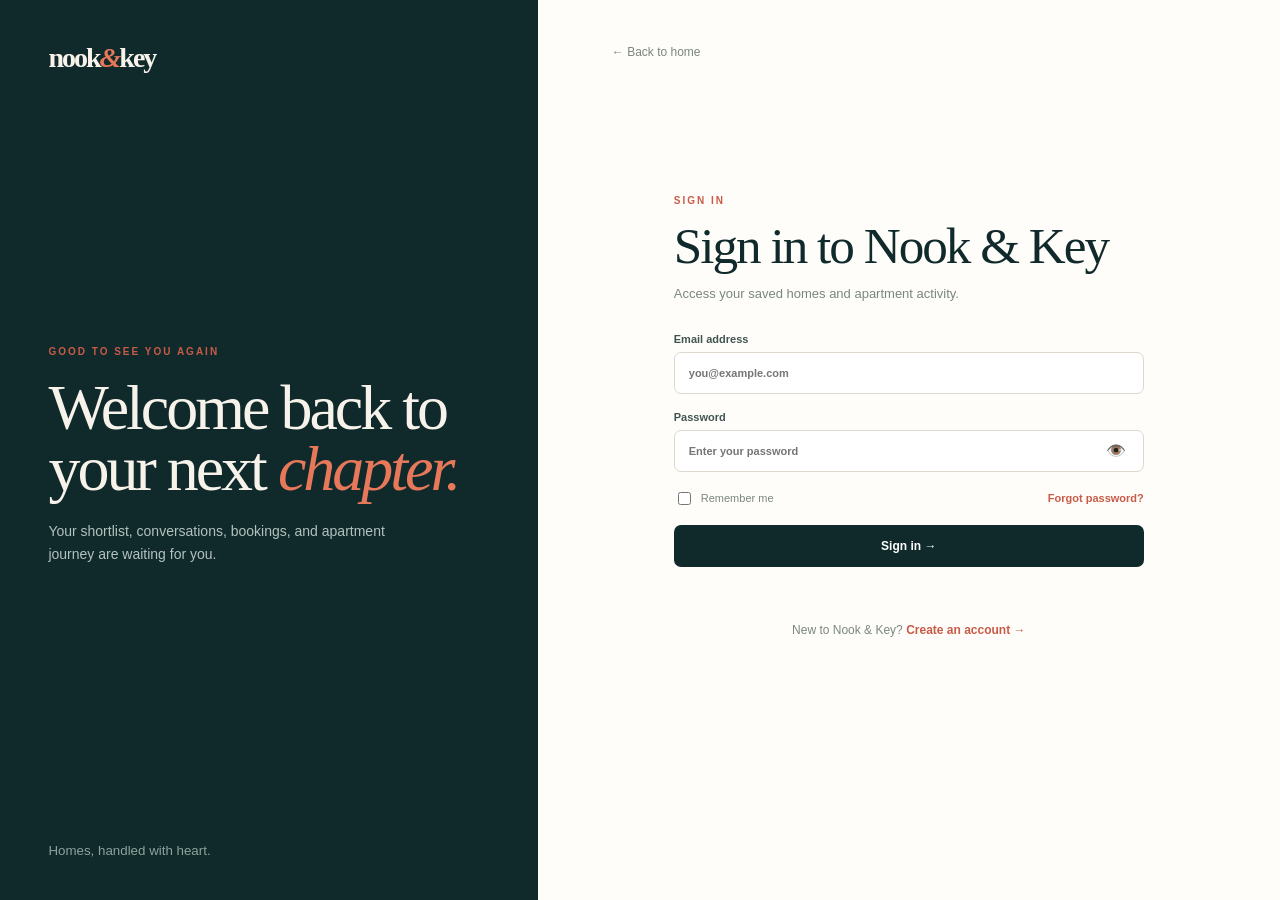
<file: src/main/resources/static/admin_page.html>
<!DOCTYPE html>
<html lang="en">
<head>
  <meta charset="UTF-8" />
  <meta name="viewport" content="width=device-width, initial-scale=1.0" />
  <title>Admin dashboard | Nook & Key</title>
  <link rel="stylesheet" href="css/admin_page.css" />
</head>
<body>
  <aside class="sidebar">
    <a href="index.html" class="logo">nook<span>&</span>key</a>
    <div class="workspace-label">Admin console</div>
    <nav class="side-nav">
      <a class="active" href="#overview">▦ <span>Overview</span></a>
      <a href="#users" id="navUsers">♙ <span>User management</span><b id="userNavCount">248</b></a>
      <a href="#listings">⌂ <span>All listings</span><b>86</b></a>
      <a href="#verification">✓ <span>Verification health</span><b>7</b></a>
      <a href="#amenities" id="navAmenities">✦ <span>Amenities</span><b id="amenityNavCount">0</b></a>
      <a href="#reports" id="navReports">▥ <span>Reports & analytics</span></a>
      <a href="#settings" id="navSettings">⚙ <span>System settings</span></a>
    </nav>
    <div class="sidebar-bottom">
      <a href="index.html">↩ <span>Back to website</span></a>
      <button id="logoutButton">⇥ <span>Sign out</span></button>
    </div>
  </aside>

  <main class="dashboard-main">
    <header class="topbar">
      <div><p class="eyebrow" id="todayDate">Wednesday, 17 September 2026</p><h1 id="adminGreetingHeading">Good morning, <em id="adminGreetingName">Admin.</em></h1></div>
      <div class="topbar-actions"><button class="icon-button">⌕</button><button class="notification-button" id="adminNotifBtn" title="Administrative Notifications" style="position:relative; cursor:pointer;">◔<span id="adminNotifBadge" class="hidden" style="position:absolute; top:-3px; right:-3px; background:#e8785a; color:white; border-radius:50%; font-size:9px; width:15px; height:15px; display:inline-flex; align-items:center; justify-content:center; font-weight:bold;">0</span></button><div class="profile-chip" id="profileChip" style="cursor:pointer;"><span class="avatar" id="adminAvatar">AD</span><span><strong id="adminFullName">System admin</strong><small>Full access</small></span><span>⌄</span></div></div>
    </header>

    <section class="admin-banner" id="overview">
      <div><p class="eyebrow">Marketplace command center</p><h2>See the whole<br /><em>picture clearly.</em></h2><p>Monitor Nook & Key activity, keep your teams aligned, and make sure every part of the apartment journey is moving well.</p></div>
      <div class="system-health"><div class="health-header"><span>System health</span><b><i></i> All systems operational</b></div><div class="health-line"><span style="width:96%"></span></div><div class="health-meta"><span>API uptime <strong>99.98%</strong></span><span>Last sync <strong>2 min ago</strong></span></div></div>
    </section>

    <section class="stats-grid">
      <article class="stat-card featured"><div class="stat-top"><span>Total users</span><span class="stat-icon">♙</span></div><strong id="totalUsers">248</strong><p><b>+18</b> registered this month</p><div class="sparkline"><i></i><i></i><i></i><i></i><i></i><i></i><i></i></div></article>
      <article class="stat-card"><div class="stat-top"><span>Active listings</span><span class="stat-icon orange">⌂</span></div><strong id="activeListings">86</strong><p><b>+12%</b> vs last month</p><div class="stat-bar"><span style="width:72%"></span></div></article>
      <article class="stat-card"><div class="stat-top"><span>Pending verification</span><span class="stat-icon purple">◌</span></div><strong id="pendingVerification">07</strong><p><b>3 high priority</b> need review</p><div class="stat-bar purple-bar"><span style="width:42%"></span></div></article>
      <article class="stat-card"><div class="stat-top"><span>Bookings this month</span><span class="stat-icon green">□</span></div><strong>124</strong><p><b>+24%</b> completed successfully</p><div class="stat-bar green-bar"><span style="width:81%"></span></div></article>
    </section>

    <div class="main-grid">
      <section class="content-card chart-card" id="reports"><div class="section-header"><div><p class="eyebrow">Marketplace activity</p><h2>Growth overview</h2></div><select id="chartPeriod"><option>Last 30 days</option><option>Last 90 days</option><option>This year</option></select></div><div class="chart-legend"><span><i class="legend-listings"></i> Listings</span><span><i class="legend-users"></i> New users</span><b>+18.6% <small>growth</small></b></div><div class="line-chart"><div class="y-labels"><span>300</span><span>200</span><span>100</span><span>0</span></div><div class="chart-area"><div class="grid-lines"><i></i><i></i><i></i><i></i></div><svg viewBox="0 0 640 170" preserveAspectRatio="none" aria-label="Growth chart"><path class="chart-fill" d="M0,135 C45,130 58,110 95,118 S145,105 180,96 S230,112 265,84 S310,75 345,88 S385,46 420,59 S467,39 500,47 S545,25 580,35 S620,22 640,16 L640,170 L0,170 Z"/><path class="chart-line" d="M0,135 C45,130 58,110 95,118 S145,105 180,96 S230,112 265,84 S310,75 345,88 S385,46 420,59 S467,39 500,47 S545,25 580,35 S620,22 640,16"/><path class="users-line" d="M0,151 C55,143 72,135 112,143 S165,128 200,134 S245,119 280,128 S325,117 360,121 S420,90 455,105 S500,89 535,95 S585,72 640,78"/></svg><div class="x-labels"><span>Aug 19</span><span>Aug 26</span><span>Sep 02</span><span>Sep 09</span><span>Sep 17</span></div></div></div></section>

      <section class="content-card role-card" id="users"><div class="section-header"><div><p class="eyebrow">People in the system</p><h2>User mix</h2></div><a href="#users" id="quickManageUsersLink">Manage →</a></div><div class="role-donut"><div class="donut"><strong>248</strong><small>total users</small></div>        <div class="role-legend"><span><i class="buyer-dot"></i> Buyers <b>142</b></span><span><i class="agent-dot"></i> Agents <b>38</b></span><span><i class="seller-dot"></i> Sellers <b>46</b></span><span><i class="staff-dot"></i> Operations <b>22</b></span></div></div>
        <div style="display: flex; gap: 10px; margin-top: 14px;">
          <button class="secondary-button full-width" id="manageUsers">Manage Users</button>
          <button class="primary-button full-width" id="manageAmenities">✦ Amenities</button>
        </div>
      </section>
    </div>

    <section class="content-card" id="listings">
      <div class="section-header">
        <div>
          <p class="eyebrow">Marketplace oversight</p>
          <h2>Recent platform activity</h2>
        </div>
        <div class="header-actions">
          <button class="secondary-button" id="refreshActivity">↻ Refresh</button>
          <button class="primary-button" id="exportReport">↓ Export report</button>
        </div>
      </div>
      <div class="activity-toolbar" style="display: flex; gap: 9px; margin: 25px 0 14px; align-items: flex-start; flex-wrap: wrap;">
        <div style="flex: 1; min-width: 240px; display: flex; flex-direction: column; gap: 4px;">
          <div class="search-input" id="activitySearchContainer" style="display: flex; align-items: center; gap: 8px; padding: 0 12px; border: 1px solid var(--line); border-radius: 7px; color: var(--muted); font-size: 16px; background: white; height: 38px; box-sizing: border-box; transition: border-color .2s, box-shadow .2s;">
            <span>⌕</span>
            <input id="activitySearch" type="search" placeholder="Search activity by title, details, owner, or role..." style="width: 100%; padding: 8px 0; border: 0; outline: 0; font-size: 11px; background: transparent; color: var(--ink);" />
            <button type="button" id="clearActivitySearchBtn" style="display: none; border: none; background: transparent; color: #94a3b8; font-size: 15px; cursor: pointer; padding: 0 4px;" title="Clear search">✕</button>
          </div>
          <div id="activitySearchValidationError" style="display: none; align-items: center; gap: 5px; color: #dc2626; font-size: 11px; font-weight: 600; padding: 2px 4px;">
            <span>⚠️</span>
            <span id="activitySearchValidationText">Please enter a search term before searching.</span>
          </div>
        </div>
        <button type="button" id="activitySearchBtn" class="primary-button" style="padding: 0 18px; font-size: 11px; height: 38px; display: inline-flex; align-items: center; gap: 6px; white-space: nowrap; border-radius: 7px; cursor: pointer;">
          <span>🔍</span> Search
        </button>
        <select id="activityFilter" style="height: 38px; min-width: 145px; padding: 0 10px; border: 1px solid var(--line); border-radius: 7px; outline: 0; font-size: 11px; background: white; color: var(--ink); cursor: pointer;">
          <option value="ALL">All activity</option>
          <option value="LISTING">Listings</option>
          <option value="USER">Users</option>
          <option value="BOOKING">Bookings</option>
          <option value="VERIFICATION">Verification</option>
        </select>
      </div>
      <div class="table-wrap">
        <table>
          <thead>
            <tr>
              <th>Activity</th>
              <th>Owner</th>
              <th>Role</th>
              <th>Status</th>
              <th>Time</th>
              <th></th>
            </tr>
          </thead>
          <tbody id="activityTableBody"></tbody>
        </table>
      </div>
      <div id="emptyState" class="empty-state hidden">No activity matches your search.</div>
    </section>

    <div class="lower-grid">
      <section class="content-card" id="verification">
        <div class="section-header compact">
          <div><p class="eyebrow">Trust & safety</p><h2>Verification health</h2></div>
          <a href="verificationOfficer_page.html">Open queue →</a>
        </div>
        <div class="verification-summary">
          <div class="verification-ring"><strong>96.8%</strong><small>quality score</small></div>
          <div class="verification-details">
            <p><span class="green-pip"></span><b>79</b> listings verified this week</p>
            <p><span class="orange-pip"></span><b>7</b> listings awaiting review</p>
            <p><span class="red-pip"></span><b>3</b> items flagged</p>
          </div>
        </div>
        <button type="button" id="btnOpenOverrideModal" class="secondary-button" style="margin-top:14px; width:100%; font-size:11px; font-weight:bold; color:#be123c; border:1px solid #fecdd3; background:#fff1f2; padding:8px 12px; border-radius:6px; cursor:pointer;">⚠️ Revoke Verification / Override Listing</button>
      </section>

      <section class="content-card" id="adminAlerts">
        <div class="section-header compact">
          <div><p class="eyebrow">Needs attention</p><h2>Admin alerts</h2></div>
          <span class="alert-count">3 active</span>
        </div>
        <div class="alert-list">
          <div>
            <span class="alert-icon orange-alert">!</span>
            <div><strong>Verification queue growing</strong><p>7 listings need officer review.</p></div>
            <button data-alert="verification">→</button>
          </div>
          <div>
            <span class="alert-icon purple-alert">⚙</span>
            <div><strong>Role permissions updated</strong><p>Review the changes from yesterday.</p></div>
            <button data-alert="permissions">→</button>
          </div>
          <div>
            <span class="alert-icon green-alert">✓</span>
            <div><strong>Backup completed</strong><p>Last backup finished 2 hours ago.</p></div>
            <button data-alert="backup">→</button>
          </div>
        </div>
      </section>
    </div>

    <!-- SYSTEM SETTINGS & DYNAMIC PRICING SECTION -->
    <section class="content-card" id="settings" style="margin-top: 24px; scroll-margin-top: 20px; transition: box-shadow 0.3s ease, border-color 0.3s ease;">
      <div class="section-header" style="border-bottom: 1px solid var(--line); padding-bottom: 16px; margin-bottom: 20px;">
        <div>
          <p class="eyebrow" style="color: var(--coral); font-weight: 700; letter-spacing: 1.5px; text-transform: uppercase; font-size: 10px; margin-bottom: 4px;">Platform Configuration & Monetization</p>
          <h2 style="font-family: Georgia, serif; font-size: 26px; color: var(--ink); margin: 0;">⚙ System Settings & Pricing Controls</h2>
          <p style="color: var(--muted); font-size: 12px; margin: 6px 0 0;">
            Dynamically configure Pay-Per-Listing fees, Agent subscription pricing, quotas, and marketplace policies in real time. Changes take effect across all portal checkouts immediately.
          </p>
        </div>
        <div class="header-actions" style="display: flex; gap: 10px; align-items: center; flex-wrap: wrap;">
          <button type="button" class="secondary-button" id="btnResetSettings" style="display: inline-flex; align-items: center; gap: 6px; padding: 10px 16px; border-radius: 8px; cursor: pointer;">
            ↺ Reset Defaults
          </button>
          <button type="submit" form="systemSettingsForm" class="primary-button" id="btnSaveSettings" style="display: inline-flex; align-items: center; gap: 6px; padding: 10px 20px; border-radius: 8px; cursor: pointer; box-shadow: 0 4px 12px rgba(232, 120, 90, 0.25);">
            💾 Save Changes
          </button>
        </div>
      </div>

      <!-- Live Sync Status Banner -->
      <div id="settingsAlertBanner" style="display: none; padding: 12px 16px; border-radius: 8px; margin-bottom: 20px; font-size: 13px; font-weight: 500;"></div>

      <form id="systemSettingsForm" style="display: grid; gap: 20px;">
        <div style="display: grid; grid-template-columns: repeat(auto-fit, minmax(310px, 1fr)); gap: 20px;">

          <!-- Card 1: Listing & Slot Pricing (Pay-Per-Listing) -->
          <div style="background: var(--cream); border: 1px solid var(--line); border-radius: 12px; padding: 20px; display: flex; flex-direction: column; gap: 16px;">
            <div style="display: flex; align-items: center; gap: 10px; border-bottom: 1px solid rgba(0,0,0,0.06); padding-bottom: 12px;">
              <span style="font-size: 22px; background: #fff; width: 38px; height: 38px; display: grid; place-items: center; border-radius: 8px; box-shadow: 0 2px 6px rgba(0,0,0,0.05);">💳</span>
              <div>
                <h3 style="margin: 0; font-size: 15px; color: var(--ink);">Pay-Per-Listing & Slot Fees</h3>
                <small style="color: var(--muted); font-size: 11px;">Charges for on-demand listing publication & deposits</small>
              </div>
            </div>

            <!-- Seller Single Listing Pass -->
            <div>
              <label for="setting_PRICING_SELLER_SLOT" style="display: flex; justify-content: space-between; font-size: 12px; font-weight: 600; color: var(--ink); margin-bottom: 6px;">
                <span>Seller Single Listing Pass</span>
                <span class="currency-tag" style="color: var(--coral); font-weight: bold;">LKR</span>
              </label>
              <div style="position: relative;">
                <input type="number" step="50" min="0" id="setting_PRICING_SELLER_SLOT" name="PRICING_SELLER_SLOT" required
                  style="width: 100%; padding: 10px 12px; border: 1px solid var(--line); border-radius: 8px; font-size: 14px; font-weight: 600; color: var(--ink); background: #fff;" />
              </div>
              <small style="display: block; margin-top: 4px; color: var(--muted); font-size: 10.5px;">Fee charged to a seller to publish an extra apartment without becoming an agent.</small>
            </div>

            <!-- Agent Extra Listing Slot -->
            <div>
              <label for="setting_PRICING_AGENT_SLOT" style="display: flex; justify-content: space-between; font-size: 12px; font-weight: 600; color: var(--ink); margin-bottom: 6px;">
                <span>Agent Extra Listing Slot</span>
                <span class="currency-tag" style="color: var(--coral); font-weight: bold;">LKR</span>
              </label>
              <div style="position: relative;">
                <input type="number" step="50" min="0" id="setting_PRICING_AGENT_SLOT" name="PRICING_AGENT_SLOT" required
                  style="width: 100%; padding: 10px 12px; border: 1px solid var(--line); border-radius: 8px; font-size: 14px; font-weight: 600; color: var(--ink); background: #fff;" />
              </div>
              <small style="display: block; margin-top: 4px; color: var(--muted); font-size: 10.5px;">Fee for agents on Free tier to add 1 extra listing slot without a monthly subscription.</small>
            </div>

            <!-- Booking Viewing Advance Deposit -->
            <div>
              <label for="setting_PRICING_BOOKING_ADVANCE" style="display: flex; justify-content: space-between; font-size: 12px; font-weight: 600; color: var(--ink); margin-bottom: 6px;">
                <span>Buyer Viewing Advance Deposit</span>
                <span class="currency-tag" style="color: var(--coral); font-weight: bold;">LKR</span>
              </label>
              <div style="position: relative;">
                <input type="number" step="100" min="0" id="setting_PRICING_BOOKING_ADVANCE" name="PRICING_BOOKING_ADVANCE" required
                  style="width: 100%; padding: 10px 12px; border: 1px solid var(--line); border-radius: 8px; font-size: 14px; font-weight: 600; color: var(--ink); background: #fff;" />
              </div>
              <small style="display: block; margin-top: 4px; color: var(--muted); font-size: 10.5px;">Standard reservation deposit paid by a buyer when requesting an apartment viewing.</small>
            </div>
          </div>

          <!-- Card 2: Agent Subscription Plans & Quotas -->
          <div style="background: var(--cream); border: 1px solid var(--line); border-radius: 12px; padding: 20px; display: flex; flex-direction: column; gap: 16px;">
            <div style="display: flex; align-items: center; gap: 10px; border-bottom: 1px solid rgba(0,0,0,0.06); padding-bottom: 12px;">
              <span style="font-size: 22px; background: #fff; width: 38px; height: 38px; display: grid; place-items: center; border-radius: 8px; box-shadow: 0 2px 6px rgba(0,0,0,0.05);">👑</span>
              <div>
                <h3 style="margin: 0; font-size: 15px; color: var(--ink);">Agent Subscription Plans</h3>
                <small style="color: var(--muted); font-size: 11px;">Monthly tier pricing & maximum listing quotas</small>
              </div>
            </div>

            <!-- Pro Plan Settings Grid -->
            <div style="background: #fff; padding: 14px; border-radius: 8px; border: 1px solid var(--line);">
              <span style="display: inline-block; padding: 2px 8px; background: #eeeafa; color: var(--purple); font-size: 10px; font-weight: bold; border-radius: 4px; margin-bottom: 10px;">PRO AGENT TIER</span>
              <div style="display: grid; grid-template-columns: 1fr 1fr; gap: 10px;">
                <div>
                  <label for="setting_SUBSCRIPTION_PRO_PRICE" style="display: block; font-size: 11px; font-weight: 600; color: var(--ink); margin-bottom: 4px;">Price / Month (LKR)</label>
                  <input type="number" step="100" min="0" id="setting_SUBSCRIPTION_PRO_PRICE" name="SUBSCRIPTION_PRO_PRICE" required
                    style="width: 100%; padding: 8px 10px; border: 1px solid var(--line); border-radius: 6px; font-size: 13px; font-weight: 600;" />
                </div>
                <div>
                  <label for="setting_LIMIT_AGENT_PRO" style="display: block; font-size: 11px; font-weight: 600; color: var(--ink); margin-bottom: 4px;">Listing Limit</label>
                  <input type="number" step="1" min="1" id="setting_LIMIT_AGENT_PRO" name="LIMIT_AGENT_PRO" required
                    style="width: 100%; padding: 8px 10px; border: 1px solid var(--line); border-radius: 6px; font-size: 13px; font-weight: 600;" />
                </div>
              </div>
              <small style="display: block; margin-top: 6px; color: var(--muted); font-size: 10px;">Standard tier for independent professional real estate agents.</small>
            </div>

            <!-- Elite Plan Settings Grid -->
            <div style="background: #fff; padding: 14px; border-radius: 8px; border: 1px solid var(--line);">
              <span style="display: inline-block; padding: 2px 8px; background: #fbe7dd; color: var(--coral); font-size: 10px; font-weight: bold; border-radius: 4px; margin-bottom: 10px;">ELITE AGENCY TIER</span>
              <div style="display: grid; grid-template-columns: 1fr 1fr; gap: 10px;">
                <div>
                  <label for="setting_SUBSCRIPTION_ELITE_PRICE" style="display: block; font-size: 11px; font-weight: 600; color: var(--ink); margin-bottom: 4px;">Price / Month (LKR)</label>
                  <input type="number" step="100" min="0" id="setting_SUBSCRIPTION_ELITE_PRICE" name="SUBSCRIPTION_ELITE_PRICE" required
                    style="width: 100%; padding: 8px 10px; border: 1px solid var(--line); border-radius: 6px; font-size: 13px; font-weight: 600;" />
                </div>
                <div>
                  <label for="setting_LIMIT_AGENT_ELITE" style="display: block; font-size: 11px; font-weight: 600; color: var(--ink); margin-bottom: 4px;">Listing Limit</label>
                  <input type="number" step="10" min="10" id="setting_LIMIT_AGENT_ELITE" name="LIMIT_AGENT_ELITE" required
                    style="width: 100%; padding: 8px 10px; border: 1px solid var(--line); border-radius: 6px; font-size: 13px; font-weight: 600;" />
                </div>
              </div>
              <small style="display: block; margin-top: 6px; color: var(--muted); font-size: 10px;">Enterprise tier for real estate agencies and high-volume brokers (unlimited capacity).</small>
            </div>
          </div>

          <!-- Card 3: Free Quotas & Platform Policy -->
          <div style="background: var(--cream); border: 1px solid var(--line); border-radius: 12px; padding: 20px; display: flex; flex-direction: column; gap: 16px;">
            <div style="display: flex; align-items: center; gap: 10px; border-bottom: 1px solid rgba(0,0,0,0.06); padding-bottom: 12px;">
              <span style="font-size: 22px; background: #fff; width: 38px; height: 38px; display: grid; place-items: center; border-radius: 8px; box-shadow: 0 2px 6px rgba(0,0,0,0.05);">⚖️</span>
              <div>
                <h3 style="margin: 0; font-size: 15px; color: var(--ink);">Free Quotas & Policies</h3>
                <small style="color: var(--muted); font-size: 11px;">Default allowances and platform governance</small>
              </div>
            </div>

            <!-- Free Seller & Free Agent Quotas -->
            <div style="display: grid; grid-template-columns: 1fr 1fr; gap: 10px;">
              <div>
                <label for="setting_LIMIT_SELLER_FREE" style="display: block; font-size: 11px; font-weight: 600; color: var(--ink); margin-bottom: 4px;">Seller Free Listings</label>
                <input type="number" step="1" min="0" id="setting_LIMIT_SELLER_FREE" name="LIMIT_SELLER_FREE" required
                  style="width: 100%; padding: 9px 10px; border: 1px solid var(--line); border-radius: 6px; font-size: 13px; font-weight: 600; background: #fff;" />
                <small style="display: block; margin-top: 4px; color: var(--muted); font-size: 10px;">Free slots for homeowners.</small>
              </div>
              <div>
                <label for="setting_LIMIT_AGENT_FREE" style="display: block; font-size: 11px; font-weight: 600; color: var(--ink); margin-bottom: 4px;">Agent Free Listings</label>
                <input type="number" step="1" min="0" id="setting_LIMIT_AGENT_FREE" name="LIMIT_AGENT_FREE" required
                  style="width: 100%; padding: 9px 10px; border: 1px solid var(--line); border-radius: 6px; font-size: 13px; font-weight: 600; background: #fff;" />
                <small style="display: block; margin-top: 4px; color: var(--muted); font-size: 10px;">Free tier agent quota.</small>
              </div>
            </div>

            <!-- Currency & Dispute Window -->
            <div style="display: grid; grid-template-columns: 1fr 1fr; gap: 10px;">
              <div>
                <label for="setting_PLATFORM_CURRENCY" style="display: block; font-size: 11px; font-weight: 600; color: var(--ink); margin-bottom: 4px;">Market Currency</label>
                <select id="setting_PLATFORM_CURRENCY" name="PLATFORM_CURRENCY" required
                  style="width: 100%; padding: 9px 10px; border: 1px solid var(--line); border-radius: 6px; font-size: 13px; font-weight: 600; background: #fff;">
                  <option value="LKR">LKR (Sri Lankan Rupee)</option>
                  <option value="USD">USD (US Dollar)</option>
                  <option value="EUR">EUR (Euro)</option>
                  <option value="GBP">GBP (British Pound)</option>
                </select>
              </div>
              <div>
                <label for="setting_DISPUTE_WINDOW_DAYS" style="display: block; font-size: 11px; font-weight: 600; color: var(--ink); margin-bottom: 4px;">Dispute Window (Days)</label>
                <input type="number" step="1" min="1" max="90" id="setting_DISPUTE_WINDOW_DAYS" name="DISPUTE_WINDOW_DAYS" required
                  style="width: 100%; padding: 9px 10px; border: 1px solid var(--line); border-radius: 6px; font-size: 13px; font-weight: 600; background: #fff;" />
              </div>
            </div>

            <!-- Mandatory Verification -->
            <div>
              <label for="setting_LEGAL_VERIFICATION_REQUIRED" style="display: block; font-size: 11px; font-weight: 600; color: var(--ink); margin-bottom: 4px;">Legal Title Deed Verification</label>
              <select id="setting_LEGAL_VERIFICATION_REQUIRED" name="LEGAL_VERIFICATION_REQUIRED" required
                style="width: 100%; padding: 9px 10px; border: 1px solid var(--line); border-radius: 6px; font-size: 13px; font-weight: 600; background: #fff;">
                <option value="true">Mandatory (Requires Officer Review before Publishing)</option>
                <option value="false">Optional (Immediate Instant Publishing Allowed)</option>
              </select>
              <small style="display: block; margin-top: 4px; color: var(--muted); font-size: 10px;">When enabled, newly created listings must be approved by a Verification Officer.</small>
            </div>
          </div>
        </div>

        <!-- Footer status bar inside section -->
        <div style="display: flex; justify-content: space-between; align-items: center; border-top: 1px solid var(--line); padding-top: 16px; margin-top: 8px; font-size: 11.5px; color: var(--muted); flex-wrap: wrap; gap: 10px;">
          <div style="display: flex; align-items: center; gap: 8px;">
            <span style="display: inline-block; width: 8px; height: 8px; border-radius: 50%; background: #22c55e;"></span>
            <span>Database Sync: <strong id="settingsSyncTimestamp">Active</strong></span>
          </div>
          <div>
            <span>All pricing adjustments reflect in Paddle Sandbox, checkout flows, and user dashboards in real time.</span>
          </div>
        </div>
      </form>
    </section>
  </main>
  <div id="userModal" class="modal hidden">
    <div class="modal-card" style="width: min(100%, 860px); max-height: 90vh; overflow-y: auto;">
      <button class="close-button" id="closeUserModal">×</button>
      <p class="eyebrow">Platform Administration</p>
      <h2>User & Staff Management</h2>
      <p class="modal-description">Create Verification Officers or Booking Managers, and manage permissions for all users.</p>

      <!-- Add Staff Member Section -->
      <section style="margin: 20px 0; padding: 20px; border: 1px solid var(--line); border-radius: 10px; background: var(--cream);">
        <h3 style="margin: 0 0 12px; font-size: 15px; color: var(--ink);">+ Add New Staff Member</h3>
        <p style="margin: 0 0 14px; font-size: 11px; color: var(--muted);">Staff roles (Verification Officer & Booking Manager) cannot self-register and must be provisioned by an Admin.</p>
        <form id="createStaffForm" style="display: grid; gap: 12px;">
          <div style="display: grid; grid-template-columns: 1fr 1fr 1fr; gap: 10px;">
            <label style="font-size: 11px; font-weight: bold; color: var(--ink);">Staff Role
              <select id="staffRole" required style="width: 100%; padding: 8px; margin-top: 4px; border: 1px solid var(--line); border-radius: 6px; background: white;">
                <option value="VERIFICATION_OFFICER" selected>Verification Officer</option>
                <option value="BOOKING_MANAGER">Booking Manager</option>
                <option value="ADMIN">System Administrator</option>
              </select>
            </label>
            <label style="font-size: 11px; font-weight: bold; color: var(--ink);">First Name
              <input id="staffFirstName" type="text" placeholder="e.g. Rashmi" required style="width: 100%; padding: 8px; margin-top: 4px; border: 1px solid var(--line); border-radius: 6px;" />
            </label>
            <label style="font-size: 11px; font-weight: bold; color: var(--ink);">Last Name
              <input id="staffLastName" type="text" placeholder="e.g. Silva" required style="width: 100%; padding: 8px; margin-top: 4px; border: 1px solid var(--line); border-radius: 6px;" />
            </label>
          </div>
          <div style="display: grid; grid-template-columns: 1.2fr 1fr 1fr; gap: 10px;">
            <label style="font-size: 11px; font-weight: bold; color: var(--ink);">Email Address
              <input id="staffEmail" type="email" placeholder="officer@nookandkey.com" required style="width: 100%; padding: 8px; margin-top: 4px; border: 1px solid var(--line); border-radius: 6px;" />
            </label>
            <label style="font-size: 11px; font-weight: bold; color: var(--ink);">Phone Number
              <input id="staffPhone" type="tel" placeholder="+94 77 000 0000" style="width: 100%; padding: 8px; margin-top: 4px; border: 1px solid var(--line); border-radius: 6px;" />
            </label>
            <label style="font-size: 11px; font-weight: bold; color: var(--ink);">Initial Password
              <input id="staffPassword" type="password" minlength="8" placeholder="At least 8 chars" required style="width: 100%; padding: 8px; margin-top: 4px; border: 1px solid var(--line); border-radius: 6px;" />
            </label>
          </div>
          <div style="display: flex; justify-content: flex-end; align-items: center; gap: 12px; margin-top: 5px;">
            <p id="staffMessage" class="message" style="margin: 0; flex: 1;"></p>
            <button type="submit" id="submitStaffButton" class="primary-button" style="padding: 10px 20px;">Create Staff Account →</button>
          </div>
        </form>
      </section>

      <!-- All Platform Users Section -->
      <section style="margin-top: 25px;">
        <div style="display: flex; justify-content: space-between; align-items: center; margin-bottom: 12px; flex-wrap: wrap; gap: 8px;">
          <div>
            <h3 style="margin: 0; font-size: 15px; color: var(--ink);">All Platform Users</h3>
            <span id="userCountLabel" style="font-size: 11px; color: var(--muted);">Loading users...</span>
          </div>
          <div style="display: flex; gap: 8px; align-items: center;">
            <select id="userRoleFilter" style="padding: 6px 10px; border: 1px solid var(--line); border-radius: 6px; font-size: 11px; height: 36px; background: white; cursor: pointer;">
              <option value="ALL">All Roles</option>
              <option value="VERIFICATION_OFFICER">Verification Officers</option>
              <option value="BOOKING_MANAGER">Booking Managers</option>
              <option value="ADMIN">Administrators</option>
              <option value="AGENT">Agents</option>
              <option value="SELLER">Sellers</option>
              <option value="BUYER">Buyers</option>
            </select>
            <button class="secondary-button" id="refreshUsersList" style="height: 36px; padding: 0 12px; font-size: 11px; border-radius: 6px;">↻ Refresh</button>
          </div>
        </div>

        <!-- User Search Bar with Validation Error -->
        <div class="user-search-toolbar" style="display: flex; gap: 8px; align-items: flex-start; margin-bottom: 14px; flex-wrap: wrap;">
          <div style="flex: 1; min-width: 240px; display: flex; flex-direction: column; gap: 4px;">
            <div class="search-input" id="userSearchContainer" style="display: flex; align-items: center; gap: 8px; padding: 0 12px; border: 1px solid var(--line); border-radius: 7px; color: var(--muted); font-size: 16px; background: white; transition: border-color .2s, box-shadow .2s; height: 38px; box-sizing: border-box;">
              <span>⌕</span>
              <input id="userSearchInput" type="search" placeholder="Search users by name, email, phone, or role..." style="width: 100%; padding: 8px 0; border: 0; outline: 0; color: var(--ink); font-size: 12px; background: transparent;" />
              <button type="button" id="clearUserSearchBtn" style="display: none; border: none; background: transparent; color: #94a3b8; font-size: 15px; cursor: pointer; padding: 0 4px;" title="Clear search">✕</button>
            </div>
            <div id="userSearchValidationError" style="display: none; align-items: center; gap: 5px; color: #dc2626; font-size: 11px; font-weight: 600; padding: 2px 4px;">
              <span>⚠️</span>
              <span id="userSearchValidationText">Please enter a search term (e.g. name, email, phone, or role) before searching.</span>
            </div>
          </div>
          <button type="button" id="userSearchBtn" class="primary-button" style="padding: 0 18px; font-size: 12px; height: 38px; display: inline-flex; align-items: center; gap: 6px; white-space: nowrap; border-radius: 7px; cursor: pointer;">
            <span>🔍</span> Search
          </button>
        </div>

        <div class="table-wrap" style="max-height: 280px; overflow-y: auto; border: 1px solid var(--line); border-radius: 8px;">
          <table style="width: 100%; min-width: 600px;">
            <thead>
              <tr>
                <th>User</th>
                <th>Role</th>
                <th>Phone</th>
                <th>Registered</th>
                <th>Status</th>
                <th>Action</th>
              </tr>
            </thead>
            <tbody id="usersTableBody"></tbody>
          </table>
        </div>
      </section>

      <div style="margin-top: 20px; text-align: right;">
        <button class="secondary-button" id="closeUserModalButton">Close</button>
      </div>
    </div>
  </div>

  <!-- Amenities Management Modal -->
  <div id="amenityModal" class="modal hidden">
    <div class="modal-card" style="width: min(100%, 650px); max-height: 90vh; overflow-y: auto;">
      <button class="close-button" id="closeAmenityModal">×</button>
      <p class="eyebrow">Platform Catalog</p>
      <h2>Amenities Management</h2>
      <p class="modal-description">Add and manage amenities available for apartment listings across the platform.</p>

      <!-- Add Amenity Form -->
      <section style="margin: 20px 0; padding: 18px; border: 1px solid var(--line); border-radius: 10px; background: var(--cream);">
        <h3 style="margin: 0 0 10px; font-size: 14px; color: var(--ink);">+ Add New Amenity</h3>
        <form id="addAmenityForm" style="display: flex; gap: 10px; align-items: center;">
          <input id="newAmenityName" type="text" placeholder="e.g. Swimming Pool, 24/7 Security, Rooftop Gym" required style="flex: 1; padding: 9px 12px; border: 1px solid var(--line); border-radius: 6px; font-size: 12px;" />
          <button type="submit" id="addAmenitySubmitBtn" class="primary-button" style="white-space: nowrap; padding: 10px 18px;">Add Amenity →</button>
        </form>
        <p id="amenityMessage" class="message" style="margin-top: 8px; font-size: 11px;"></p>
      </section>

      <!-- Current Amenities List -->
      <section style="margin-top: 20px;">
        <div style="display: flex; justify-content: space-between; align-items: center; margin-bottom: 12px;">
          <h3 style="margin: 0; font-size: 14px; color: var(--ink);">Current Amenities (<span id="amenityTotalCount">0</span>)</h3>
          <button class="secondary-button" id="refreshAmenitiesBtn" style="padding: 4px 10px; font-size: 10px;">↻ Refresh</button>
        </div>
        <div id="amenitiesGrid" style="display: flex; flex-wrap: wrap; gap: 8px; max-height: 250px; overflow-y: auto; padding: 10px; border: 1px solid var(--line); border-radius: 8px; background: white;">
          <p style="color: var(--muted); font-size: 12px;">Loading amenities...</p>
        </div>
      </section>

      <div style="margin-top: 20px; text-align: right;">
        <button class="secondary-button" id="closeAmenityModalBtn">Close</button>
      </div>
    </div>
  </div>

  <!-- Edit Amenity Popup Modal (Requirement #1) -->
  <div id="editAmenityModal" class="modal hidden" style="position: fixed; inset: 0; z-index: 1070; display: flex; justify-content: center; align-items: center; background: rgba(16,42,44,0.72); backdrop-filter: blur(5px);">
    <div class="modal-card" style="width: min(100%, 440px); position: relative; padding: 26px 28px; background: white; border-radius: 14px; box-shadow: var(--shadow);">
      <button class="close-button" id="closeEditAmenityModal" style="position: absolute; top: 14px; right: 18px; font-size: 24px; cursor: pointer; border: none; background: transparent; color: var(--muted);">&times;</button>
      <div style="display: flex; align-items: center; gap: 12px; margin-bottom: 16px; border-bottom: 1px solid var(--line); padding-bottom: 12px;">
        <span style="font-size: 22px; width: 40px; height: 40px; border-radius: 10px; background: #e0f2fe; color: #0284c7; display: flex; align-items: center; justify-content: center;">✏️</span>
        <div>
          <h3 style="margin: 0; font-size: 17px; color: var(--ink); font-family: Georgia, serif;">Update Feature & Amenity</h3>
          <p style="margin: 2px 0 0; font-size: 11.5px; color: var(--muted);">Rename this amenity across all marketplace listings.</p>
        </div>
      </div>
      <form id="editAmenityForm">
        <input type="hidden" id="editAmenityId" />
        <div style="margin-bottom: 16px;">
          <label for="editAmenityNameInput" style="display: block; font-size: 11.5px; font-weight: bold; color: var(--ink); margin-bottom: 6px;">Amenity Name *</label>
          <input type="text" id="editAmenityNameInput" required placeholder="Enter updated amenity title..." style="width: 100%; box-sizing: border-box; padding: 10px 12px; border: 1.5px solid var(--line); border-radius: 8px; font-size: 13px; font-weight: 600; color: var(--ink); outline: none;" />
        </div>
        <p id="editAmenityMessage" class="message" style="margin-bottom: 12px; font-size: 11.5px; min-height: 16px;"></p>
        <div style="display: flex; justify-content: flex-end; gap: 10px; border-top: 1px solid var(--line); padding-top: 14px;">
          <button type="button" id="cancelEditAmenityBtn" class="secondary-button" style="padding: 9px 16px; font-size: 11.5px; cursor: pointer;">Cancel</button>
          <button type="submit" id="saveEditAmenityBtn" class="primary-button" style="padding: 9px 20px; font-size: 11.5px; font-weight: bold; cursor: pointer;">Save Changes</button>
        </div>
      </form>
    </div>
  </div>

  <!-- Delete Amenity Confirmation Modal (Requirement #1) -->
  <div id="deleteAmenityModal" class="modal hidden" style="position: fixed; inset: 0; z-index: 1070; display: flex; justify-content: center; align-items: center; background: rgba(16,42,44,0.72); backdrop-filter: blur(5px);">
    <div class="modal-card" style="width: min(100%, 440px); position: relative; padding: 26px 28px; background: white; border-radius: 14px; box-shadow: var(--shadow);">
      <button class="close-button" id="closeDeleteAmenityModal" style="position: absolute; top: 14px; right: 18px; font-size: 24px; cursor: pointer; border: none; background: transparent; color: var(--muted);">&times;</button>
      <div style="display: flex; align-items: center; gap: 12px; margin-bottom: 16px;">
        <span style="font-size: 22px; width: 40px; height: 40px; border-radius: 10px; background: #ffe4e6; color: #e11d48; display: flex; align-items: center; justify-content: center;">🗑️</span>
        <div>
          <h3 style="margin: 0; font-size: 17px; color: #9f1239; font-family: Georgia, serif;">Delete Amenity</h3>
          <p style="margin: 2px 0 0; font-size: 11.5px; color: var(--muted);">Confirm removal from the platform catalog.</p>
        </div>
      </div>
      <input type="hidden" id="deleteAmenityId" />
      <div style="background: #fff1f2; border: 1px solid #fecdd3; border-radius: 8px; padding: 12px 14px; margin-bottom: 16px;">
        <p style="margin: 0; font-size: 12px; color: #881337; line-height: 1.5;">
          Are you sure you want to delete <strong id="deleteAmenityNameTarget" style="color: #4c0519;">Amenity Name</strong>?
        </p>
        <small style="display: block; margin-top: 6px; font-size: 10.5px; color: #9f1239;">
          It will be safely detached from all associated apartment listings without breaking existing data records.
        </small>
      </div>
      <p id="deleteAmenityMessage" class="message" style="margin-bottom: 12px; font-size: 11.5px; min-height: 16px;"></p>
      <div style="display: flex; justify-content: flex-end; gap: 10px; border-top: 1px solid var(--line); padding-top: 14px;">
        <button type="button" id="cancelDeleteAmenityBtn" class="secondary-button" style="padding: 9px 16px; font-size: 11.5px; cursor: pointer;">Cancel</button>
        <button type="button" id="confirmDeleteAmenityBtn" class="primary-button" style="padding: 9px 20px; font-size: 11.5px; font-weight: bold; background: #be123c; border: none; color: white; border-radius: 6px; cursor: pointer;">Yes, Delete Amenity</button>
      </div>
    </div>
  </div>

  <!-- Admin Profile & Change Password Modal -->
  <div id="profileModal" class="modal hidden">
    <div class="modal-card" style="width: min(100%, 480px); max-height: 90vh; overflow-y: auto;">
      <button class="close-button" id="closeProfileModal">×</button>
      <div style="display:flex; align-items:center; gap:16px; margin-bottom:16px;">
        <span class="avatar" style="width:52px; height:52px; font-size:18px; background:var(--ink); color:white; border-radius:50%; display:flex; align-items:center; justify-content:center; font-weight:bold;">AD</span>
        <div>
          <h3 id="adminModalName" style="margin:0; font-size:18px; color:var(--ink);">System Administrator</h3>
          <p style="margin:4px 0 0; font-size:13px; color:var(--muted);">Full System Access · <span style="color:var(--green, #2e7d32); font-weight:bold;">SUPERUSER</span></p>
        </div>
      </div>

      <!-- Tab Navigation -->
      <div style="display:flex; border-bottom:1px solid var(--line); margin-bottom:16px; gap:8px;">
        <button type="button" id="tabAdminProfileInfo" style="padding:8px 16px; border:none; background:transparent; font-size:12px; font-weight:700; color:var(--ink); border-bottom:2px solid var(--coral); cursor:pointer;">Admin Info</button>
        <button type="button" id="tabAdminPassword" style="padding:8px 16px; border:none; background:transparent; font-size:12px; font-weight:700; color:var(--muted); border-bottom:2px solid transparent; cursor:pointer;">Change Password 🔐</button>
      </div>

      <!-- Tab 1: Admin Profile Details & Settings -->
      <div id="tabAdminContentProfile">
        <form id="updateProfileForm" style="display:grid; gap:12px;">
          <div style="background:var(--cream); padding:12px; border-radius:8px; border:1px solid var(--line);">
            <div style="font-size:11px; text-transform:uppercase; color:var(--muted); font-weight:bold; letter-spacing:0.5px;">Account Role</div>
            <div style="font-size:13.5px; font-weight:bold; color:var(--ink); margin-top:2px;">Platform Administrator · Superuser</div>
          </div>
          <div style="display:grid; grid-template-columns:1fr 1fr; gap:10px;">
            <label style="font-size:11px; font-weight:bold; color:var(--ink);">First Name *
              <input type="text" id="editFirstName" required style="width:100%; padding:8px; margin-top:4px; border:1px solid var(--line); border-radius:6px; box-sizing:border-box;" />
            </label>
            <label style="font-size:11px; font-weight:bold; color:var(--ink);">Last Name *
              <input type="text" id="editLastName" required style="width:100%; padding:8px; margin-top:4px; border:1px solid var(--line); border-radius:6px; box-sizing:border-box;" />
            </label>
          </div>
          <label style="font-size:11px; font-weight:bold; color:var(--ink);">Email (Read-Only)
            <input type="email" id="editEmail" disabled style="width:100%; padding:8px; margin-top:4px; border:1px solid var(--line); border-radius:6px; background:#f5f5f5; color:var(--muted); box-sizing:border-box;" />
          </label>
          <label style="font-size:11px; font-weight:bold; color:var(--ink);">Phone Number
            <input type="tel" id="editPhone" placeholder="+94 77 123 4567" style="width:100%; padding:8px; margin-top:4px; border:1px solid var(--line); border-radius:6px; box-sizing:border-box;" />
          </label>
          <p id="profileMessage" class="message" style="margin:4px 0; font-size:11px; min-height:16px;"></p>
          <div style="display:flex; justify-content:space-between; align-items:center; margin-top:10px;">
            <button type="button" id="modalAdminLogoutButton" class="secondary-button" style="color:var(--coral); font-weight:bold;">Sign out</button>
            <button type="submit" id="saveProfileBtn" class="primary-button" style="padding:9px 20px;">Save Changes →</button>
          </div>
        </form>
      </div>

      <!-- Tab 2: Change Password -->
      <div id="tabAdminContentPassword" class="hidden">
        <form id="changePasswordForm" style="display:grid; gap:12px;">
          <div style="background:#f0fdf4; border:1px solid #bbf7d0; border-radius:10px; padding:12px 14px; font-size:12px; color:#166534; display:flex; gap:12px; align-items:flex-start;">
            <span style="font-size:22px; line-height:1;">✉️</span>
            <div>
              <strong style="display:block; margin-bottom:2px; font-size:12.5px; color:#14532d;">Direct Security Email Alert</strong>
              Confirmation email will be sent directly to your logged-in account: 
              <strong id="changePasswordTargetEmail" style="color:#0f172a; text-decoration:underline;">[Logged-in Email]</strong>
              <div style="font-size:11px; color:#15803d; margin-top:3px;">Dispatched automatically to active session · No email selection or typing needed.</div>
            </div>
          </div>
          <label style="font-size:11px; font-weight:bold; color:var(--ink);">Current Password *
            <input type="password" id="changeCurrentPassword" required placeholder="Enter current password" style="width:100%; padding:9px; margin-top:4px; border:1px solid var(--line); border-radius:6px; box-sizing:border-box;" />
          </label>
          <label style="font-size:11px; font-weight:bold; color:var(--ink);">New Password (min 8 characters) *
            <input type="password" id="changeNewPassword" minlength="8" required placeholder="••••••••" style="width:100%; padding:9px; margin-top:4px; border:1px solid var(--line); border-radius:6px; box-sizing:border-box;" />
          </label>
          <label style="font-size:11px; font-weight:bold; color:var(--ink);">Confirm New Password *
            <input type="password" id="changeConfirmPassword" minlength="8" required placeholder="••••••••" style="width:100%; padding:9px; margin-top:4px; border:1px solid var(--line); border-radius:6px; box-sizing:border-box;" />
          </label>
          <p id="passwordChangeMessage" class="message" style="margin:4px 0; font-size:11px; min-height:16px;"></p>
          <div style="display:flex; justify-content:flex-end; align-items:center; margin-top:10px;">
            <button type="submit" id="savePasswordBtn" class="primary-button" style="padding:9px 22px; background:var(--coral); color:white; border:none; border-radius:7px; cursor:pointer; font-size:12px; font-weight:bold;">Update Password & Send Email Alert →</button>
          </div>
        </form>
      </div>
    </div>
  </div>

  <!-- Business Performance Report Generator Modal (UC-05) -->
  <div id="reportModal" class="modal hidden" style="position: fixed; inset: 0; z-index: 1050; display: flex; justify-content: center; align-items: flex-start; padding: 30px 16px 60px; background: rgba(16,42,44,0.68); backdrop-filter: blur(4px); overflow-y: auto;">
    <div class="modal-card" style="position: relative; width: min(100%, 960px); max-height: 90vh; overflow-y: auto; padding: 28px 32px; border-radius: 16px; background: #fffdf9; box-shadow: 0 25px 60px rgba(16,42,44,0.35); border: 1px solid var(--line); margin: 20px auto;">
      <button class="close-button" id="closeReportModal" style="position: absolute; top: 18px; right: 20px; font-size: 24px; cursor: pointer;">×</button>
      
      <div style="display: flex; justify-content: space-between; align-items: flex-start; margin-bottom: 20px; flex-wrap: wrap; gap: 12px; padding-right: 36px;">
        <div>
          <p class="eyebrow" style="margin: 0 0 6px;">Executive Analytics & Oversight · UC-05</p>
          <h2 style="margin: 0; font-family: Georgia, serif; font-size: 28px; color: var(--ink);">Generate Business Performance Reports</h2>
          <p style="margin: 6px 0 0; font-size: 12.5px; color: var(--muted); line-height: 1.5;">
            Aggregate and analyze platform transactions, apartment listings, and user accounts. Select filters, inspect executive KPI summaries, and export in CSV or PDF.
          </p>
        </div>
        <div style="display: flex; gap: 10px; align-items: center;">
          <span style="background: #eef7f3; color: #166534; font-size: 11px; font-weight: 700; padding: 4px 10px; border-radius: 12px; border: 1px solid #bbf7d0;">
            ✓ Admin Authorized
          </span>
        </div>
      </div>

      <!-- Step 1: Filter Selection Panel (UC-05 Step 1) -->
      <section style="background: #faf8f5; border: 1px solid #e6e2d9; border-radius: 12px; padding: 18px 20px; margin-bottom: 22px;">
        <div style="display: flex; justify-content: space-between; align-items: center; margin-bottom: 12px;">
          <strong style="font-size: 12px; text-transform: uppercase; letter-spacing: 0.8px; color: var(--ink);">
            ⚙ Step 1: Report Configuration & Filters
          </strong>
          <button type="button" id="resetReportFiltersBtn" style="border: none; background: transparent; color: var(--coral); font-size: 11px; font-weight: 700; cursor: pointer;">
            ↺ Reset Filters
          </button>
        </div>

        <div style="display: grid; grid-template-columns: repeat(auto-fit, minmax(200px, 1fr)); gap: 14px; align-items: flex-end;">
          <!-- Report Domain / Transaction Type -->
          <div>
            <label style="display: block; font-size: 11px; font-weight: 700; color: var(--ink); margin-bottom: 5px;">
              Transaction / Report Type
            </label>
            <select id="reportDomainFilter" style="width: 100%; height: 38px; border: 1px solid var(--line); border-radius: 7px; padding: 0 10px; font-size: 11.5px; background: white; color: var(--ink); cursor: pointer;">
              <option value="ALL">All Modules (Comprehensive Performance)</option>
              <option value="TRANSACTIONS">💰 All Financial Revenues (Subscriptions, Listing Passes & Viewing Deposits)</option>
              <option value="AGENT_SUBSCRIPTIONS">💎 Agent Subscription Plans (Pro LKR 4,900 / Elite LKR 12,900)</option>
              <option value="PAY_PER_LISTING">💳 Single Listing Passes & Extra Slots (LKR 2,500)</option>
              <option value="VIEWING_DEPOSITS">📅 Viewing Advance Deposits (LKR 5,000)</option>
              <option value="PUBLISHED_LISTINGS">🏢 Active Published Property Listings (with Valuation Totals)</option>
              <option value="LISTINGS">Apartment Listings & Verifications (All)</option>
              <option value="USERS">User Registrations & Growth</option>
            </select>
          </div>

          <!-- Date Range Filter -->
          <div>
            <label style="display: block; font-size: 11px; font-weight: 700; color: var(--ink); margin-bottom: 5px;">
              Date Range
            </label>
            <select id="reportDateRangeFilter" style="width: 100%; height: 38px; border: 1px solid var(--line); border-radius: 7px; padding: 0 10px; font-size: 11.5px; background: white; color: var(--ink); cursor: pointer;">
              <option value="ALL_TIME" selected>All Time</option>
              <option value="TODAY">Today (Last 24 Hours)</option>
              <option value="LAST_7_DAYS">Last 7 Days</option>
              <option value="LAST_30_DAYS">Last 30 Days</option>
              <option value="THIS_MONTH">This Month</option>
              <option value="CUSTOM">Custom Date Range...</option>
            </select>
          </div>

          <!-- Status Filter -->
          <div>
            <label style="display: block; font-size: 11px; font-weight: 700; color: var(--ink); margin-bottom: 5px;">
              Status Criteria
            </label>
            <select id="reportStatusFilter" style="width: 100%; height: 38px; border: 1px solid var(--line); border-radius: 7px; padding: 0 10px; font-size: 11.5px; background: white; color: var(--ink); cursor: pointer;">
              <option value="ALL">All Statuses</option>
              <option value="COMPLETED">Completed / Published / Active</option>
              <option value="PENDING">Pending Review / Awaiting Action</option>
              <option value="CANCELLED">Cancelled / Rejected / Suspended</option>
            </select>
          </div>

          <!-- Apply Button -->
          <div>
            <button type="button" id="applyReportFiltersBtn" class="primary-button" style="width: 100%; height: 38px; font-size: 12px; display: inline-flex; align-items: center; justify-content: center; gap: 6px; cursor: pointer;">
              <span>⚡ Aggregate Data</span>
            </button>
          </div>
        </div>

        <!-- Custom Date Inputs (Shown if CUSTOM selected) -->
        <div id="customDateRangeBox" style="display: none; grid-template-columns: 1fr 1fr; gap: 12px; margin-top: 12px; padding-top: 12px; border-top: 1px dashed var(--line);">
          <div>
            <label style="font-size: 10.5px; font-weight: 600; color: var(--muted); display: block; margin-bottom: 4px;">Start Date</label>
            <input type="date" id="customStartDate" style="width: 100%; padding: 7px 10px; border: 1px solid var(--line); border-radius: 6px; font-size: 11.5px; background: white;" />
          </div>
          <div>
            <label style="font-size: 10.5px; font-weight: 600; color: var(--muted); display: block; margin-bottom: 4px;">End Date</label>
            <input type="date" id="customEndDate" style="width: 100%; padding: 7px 10px; border: 1px solid var(--line); border-radius: 6px; font-size: 11.5px; background: white;" />
          </div>
        </div>
      </section>

      <!-- Step 2 & 3: Aggregated KPI Summary Cards & Visual Distribution (UC-05 Step 2 & 3) -->
      <section id="reportSummarySection" style="margin-bottom: 22px;">
        <h3 style="margin: 0 0 12px; font-size: 13px; color: var(--ink); text-transform: uppercase; letter-spacing: 0.8px;">
          📊 Executive Summary & Aggregated Metrics
        </h3>

        <div style="display: grid; grid-template-columns: repeat(auto-fit, minmax(190px, 1fr)); gap: 12px; margin-bottom: 16px;">
          <!-- KPI 1: Records Count -->
          <div style="padding: 16px; background: white; border: 1px solid var(--line); border-radius: 10px; box-shadow: 0 2px 8px rgba(16,42,44,0.03);">
            <span style="font-size: 10px; text-transform: uppercase; font-weight: 700; color: var(--muted); display: block;">Total Records Analyzed</span>
            <strong id="kpiTotalRecords" style="font-family: Georgia, serif; font-size: 26px; color: var(--ink); margin-top: 4px; display: block;">0</strong>
            <small id="kpiDomainSubtitle" style="font-size: 10px; color: var(--muted);">Aggregated entries</small>
          </div>

          <!-- KPI 2: Financial Volume -->
          <div style="padding: 16px; background: white; border: 1px solid var(--line); border-radius: 10px; box-shadow: 0 2px 8px rgba(16,42,44,0.03);">
            <span style="font-size: 10px; text-transform: uppercase; font-weight: 700; color: var(--muted); display: block;">Financial Volume</span>
            <strong id="kpiTotalVolume" style="font-family: Georgia, serif; font-size: 24px; color: var(--coral); margin-top: 4px; display: block;">LKR 0</strong>
            <small style="font-size: 10px; color: #166534;">Viewing deposits & fees</small>
          </div>

          <!-- KPI 3: Completion Rate -->
          <div style="padding: 16px; background: white; border: 1px solid var(--line); border-radius: 10px; box-shadow: 0 2px 8px rgba(16,42,44,0.03);">
            <span style="font-size: 10px; text-transform: uppercase; font-weight: 700; color: var(--muted); display: block;">Completion Rate</span>
            <strong id="kpiSuccessRate" style="font-family: Georgia, serif; font-size: 26px; color: #166534; margin-top: 4px; display: block;">0%</strong>
            <small id="kpiSuccessSubtitle" style="font-size: 10px; color: var(--muted);">Published / Active / Accepted</small>
          </div>

          <!-- KPI 4: Pending Action -->
          <div style="padding: 16px; background: white; border: 1px solid var(--line); border-radius: 10px; box-shadow: 0 2px 8px rgba(16,42,44,0.03);">
            <span style="font-size: 10px; text-transform: uppercase; font-weight: 700; color: var(--muted); display: block;">Pending Review</span>
            <strong id="kpiPendingCount" style="font-family: Georgia, serif; font-size: 26px; color: #b45309; margin-top: 4px; display: block;">0</strong>
            <small style="font-size: 10px; color: var(--muted);">Requires verification/action</small>
          </div>
        </div>

        <!-- Aggregated Progress Breakdown Bar -->
        <div style="background: white; border: 1px solid var(--line); border-radius: 10px; padding: 14px 18px; margin-bottom: 16px;">
          <div style="display: flex; justify-content: space-between; font-size: 11px; margin-bottom: 6px;">
            <span style="font-weight: 700; color: var(--ink);">Status Distribution</span>
            <span id="reportDistributionLegend" style="color: var(--muted); font-size: 10.5px;">Active / Pending / Inactive</span>
          </div>
          <div style="height: 8px; width: 100%; border-radius: 10px; overflow: hidden; background: #e2e8f0; display: flex;">
            <div id="barCompleted" style="background: #10b981; width: 0%; transition: width 0.3s;" title="Completed/Published"></div>
            <div id="barPending" style="background: #f59e0b; width: 0%; transition: width 0.3s;" title="Pending"></div>
            <div id="barCancelled" style="background: #ef4444; width: 0%; transition: width 0.3s;" title="Cancelled/Rejected"></div>
          </div>
        </div>
      </section>

      <!-- Records Breakdown Table & Extension 2a Empty State -->
      <section style="margin-bottom: 22px;">
        <div style="display: flex; justify-content: space-between; align-items: center; margin-bottom: 10px;">
          <strong style="font-size: 12.5px; color: var(--ink);">Filtered Records Breakdown (<span id="reportRecordCount">0</span>)</strong>
          <span id="reportFilterPill" style="font-size: 10px; background: var(--cream); border: 1px solid var(--line); padding: 3px 8px; border-radius: 12px; color: var(--muted);">Filtered by: All</span>
        </div>

        <div id="reportTableWrap" class="table-wrap" style="max-height: 280px; overflow-y: auto; border: 1px solid var(--line); border-radius: 8px;">
          <table style="width: 100%; min-width: 700px;">
            <thead>
              <tr>
                <th>Date</th>
                <th>Ref / ID</th>
                <th>Domain</th>
                <th>Item / Detail</th>
                <th>Party / User</th>
                <th>Value (LKR)</th>
                <th>Status</th>
              </tr>
            </thead>
            <tbody id="reportTableBody"></tbody>
            <tfoot id="reportTableFoot"></tfoot>
          </table>
        </div>

        <!-- Extension 2a: Empty Report State -->
        <div id="reportEmptyState" class="empty-state hidden" style="padding: 32px; background: white; border: 1px solid var(--line); border-radius: 8px; margin-top: 10px; text-align: center;">
          <p style="font-size: 32px; margin: 0 0 10px;">📂</p>
          <strong style="display: block; font-size: 15px; color: var(--ink); margin-bottom: 6px;">No data matches the selected filters</strong>
          <p style="margin: 0 0 14px; font-size: 12px; color: var(--muted);">
            No records were found matching your current date range and status criteria. Try broadening your filters to view aggregated business data.
          </p>
          <button type="button" class="secondary-button" id="btnEmptyResetFilters" style="padding: 7px 16px; font-size: 11px; cursor: pointer;">
            Reset Report Filters
          </button>
        </div>
      </section>

      <!-- Step 4: Export Actions (UC-05 Step 4) -->
      <div style="display: flex; justify-content: space-between; align-items: center; padding-top: 18px; border-top: 1px solid var(--line); flex-wrap: wrap; gap: 12px;">
        <div style="font-size: 11px; color: var(--muted);">
          Export Formats: <strong>Standard CSV (Excel ready)</strong> or <strong>Printable PDF Report</strong>
        </div>
        <div style="display: flex; gap: 10px; align-items: center;">
          <button type="button" id="closeReportModalBtn" class="secondary-button" style="padding: 10px 18px; font-size: 12px; cursor: pointer;">Close</button>
          <button type="button" id="btnExportCsv" class="secondary-button" style="padding: 10px 18px; font-size: 12px; font-weight: 700; color: #166534; border-color: #86efac; background: #f0fdf4; display: inline-flex; align-items: center; gap: 6px; cursor: pointer;">
            <span>📥 Export as CSV</span>
          </button>
          <button type="button" id="btnExportPdf" class="primary-button" style="padding: 10px 22px; font-size: 12px; font-weight: 700; display: inline-flex; align-items: center; gap: 6px; cursor: pointer;">
            <span>🖨️ Export as PDF / Print</span>
          </button>
        </div>
      </div>
    </div>
  </div>

  <!-- Admin Notifications Modal -->
  <div id="adminNotifModal" class="modal hidden" style="position: fixed; inset: 0; z-index: 1050; display: flex; justify-content: center; align-items: center; background: rgba(16,42,44,0.68); backdrop-filter: blur(4px);">
    <div class="modal-card" style="width: min(100%, 540px); max-height: 85vh; overflow-y: auto; position: relative; padding: 26px 28px; background: white; border-radius: 14px; box-shadow: var(--shadow);">
      <button class="close-button" id="closeAdminNotifModal" style="position: absolute; top: 14px; right: 18px; font-size: 24px; cursor: pointer; border: none; background: transparent; color: var(--muted);">&times;</button>
      <div style="display:flex; justify-content:space-between; align-items:center; margin-bottom:14px; border-bottom:1px solid var(--line); padding-bottom:10px; padding-right: 30px;">
        <h3 style="margin:0; font-size:18px; color:var(--ink); font-family:Georgia,serif;">🔔 Administrative Notifications</h3>
        <div style="display:flex; gap:8px;">
          <button id="markAllAdminNotifsReadBtn" style="border:none; background:#f1f5f9; padding:5px 10px; border-radius:6px; color:#475569; cursor:pointer; font-size:11px; font-weight:bold;">Mark all read</button>
          <button id="refreshAdminNotifsBtn" style="border:none; background:transparent; color:var(--coral); cursor:pointer; font-size:12px; font-weight:bold;">↻ Refresh</button>
        </div>
      </div>
      <div id="adminNotifList" style="display:grid; gap:10px; max-height:400px; overflow-y:auto; padding-right:4px;">
        <p style="color:var(--muted); font-size:13px;">Loading notifications...</p>
      </div>
      <div style="display:flex; justify-content:flex-end; margin-top:16px; border-top:1px solid var(--line); padding-top:12px;">
        <button class="secondary-button" id="closeAdminNotifModalBtn" style="padding: 8px 18px; font-size: 11.5px; cursor: pointer;">Close</button>
      </div>
    </div>
  </div>

  <!-- Admin Verification Override / Unpublish Modal -->
  <div id="adminOverrideModal" class="modal hidden" style="position: fixed; inset: 0; z-index: 1060; display: flex; justify-content: center; align-items: center; background: rgba(16,42,44,0.72); backdrop-filter: blur(4px);">
    <div class="modal-card" style="width: min(100%, 540px); max-height: 88vh; overflow-y: auto; position: relative; padding: 28px 30px; background: white; border-radius: 14px; box-shadow: var(--shadow);">
      <button class="close-button" id="closeAdminOverrideModal" style="position: absolute; top: 14px; right: 18px; font-size: 24px; cursor: pointer; border: none; background: transparent; color: var(--muted);">&times;</button>
      
      <div style="display:flex; align-items:center; gap:12px; margin-bottom:14px; border-bottom:1px solid var(--line); padding-bottom:12px;">
        <span style="font-size:26px;">⚠️</span>
        <div>
          <h3 style="margin:0; font-size:18px; color:#be123c; font-family:Georgia,serif;">Revoke Verification & Unpublish Listing</h3>
          <p style="margin:2px 0 0; font-size:11.5px; color:var(--muted);">Executive authority to withdraw non-compliant or defective property listings from the marketplace.</p>
        </div>
      </div>

      <form id="adminOverrideForm" style="display:grid; gap:14px;">
        <div style="background:#faf8f5; border:1px solid var(--line); border-radius:8px; padding:12px 14px;">
          <label style="display:block; font-size:11px; font-weight:bold; color:var(--ink); margin-bottom:4px;">Target Listing ID or Search</label>
          <div style="display:flex; gap:8px;">
            <input type="number" id="overrideListingIdInput" required placeholder="Enter Listing ID (e.g. 1)" style="flex:1; padding:8px 10px; border:1px solid var(--line); border-radius:6px; font-size:12px;" />
            <button type="button" id="btnLookupOverrideListing" class="secondary-button" style="padding:8px 14px; font-size:11.5px; cursor:pointer;">Lookup</button>
          </div>
          <div id="overrideListingPreview" style="margin-top:8px; font-size:11.5px; color:#334155; line-height:1.4; display:none; background:white; padding:8px 10px; border-radius:6px; border:1px solid #e2e8f0;">
            <strong id="overridePreviewTitle" style="color:var(--ink);">Apartment Title</strong>
            <span id="overridePreviewMeta" style="display:block; font-size:10.5px; color:var(--muted);">Status: PUBLISHED</span>
          </div>
        </div>

        <div>
          <label style="display:block; font-size:11px; font-weight:bold; color:var(--ink); margin-bottom:4px;">Administrative Action *</label>
          <select id="overrideActionSelect" required style="width:100%; padding:9px 10px; border:1px solid var(--line); border-radius:6px; font-size:12px; background:white;">
            <option value="UNPUBLISH" selected>🚫 Revoke Publication & Reject (Defects / Policy Violations)</option>
            <option value="REQUEST_DOCUMENTS">📋 Unpublish & Request Additional Supporting Documents</option>
          </select>
        </div>

        <div>
          <label style="display:block; font-size:11px; font-weight:bold; color:var(--ink); margin-bottom:4px;">Defect Description / Official Reason for Override *</label>
          <textarea id="overrideReasonInput" required rows="3" placeholder="Explain the specific flaws or issues identified in this listing (e.g., Unclear ownership deeds, inaccurate boundary plans, misstated square footage)..." style="width:100%; box-sizing:border-box; padding:9px 10px; border:1px solid var(--line); border-radius:6px; font-size:11.5px; font-family:inherit; resize:vertical;"></textarea>
          <small style="color:var(--muted); font-size:10px;">This official explanation will be permanently recorded in verification audit history and dispatched to the property owner.</small>
        </div>

        <p id="overrideMessage" class="message" style="margin:2px 0; font-size:11.5px; min-height:16px;"></p>

        <div style="display:flex; justify-content:flex-end; gap:10px; margin-top:8px; border-top:1px solid var(--line); padding-top:12px;">
          <button type="button" id="cancelOverrideBtn" class="secondary-button" style="padding:9px 16px; font-size:11.5px; cursor:pointer;">Cancel</button>
          <button type="submit" id="submitOverrideBtn" class="primary-button" style="padding:9px 20px; font-size:11.5px; background:#be123c; color:white; border:none; border-radius:6px; font-weight:bold; cursor:pointer;">
            Confirm Override & Revoke Publication
          </button>
        </div>
      </form>
    </div>
  </div>

  <script src="js/admin_page.js"></script>
</body>
</html>
</file>
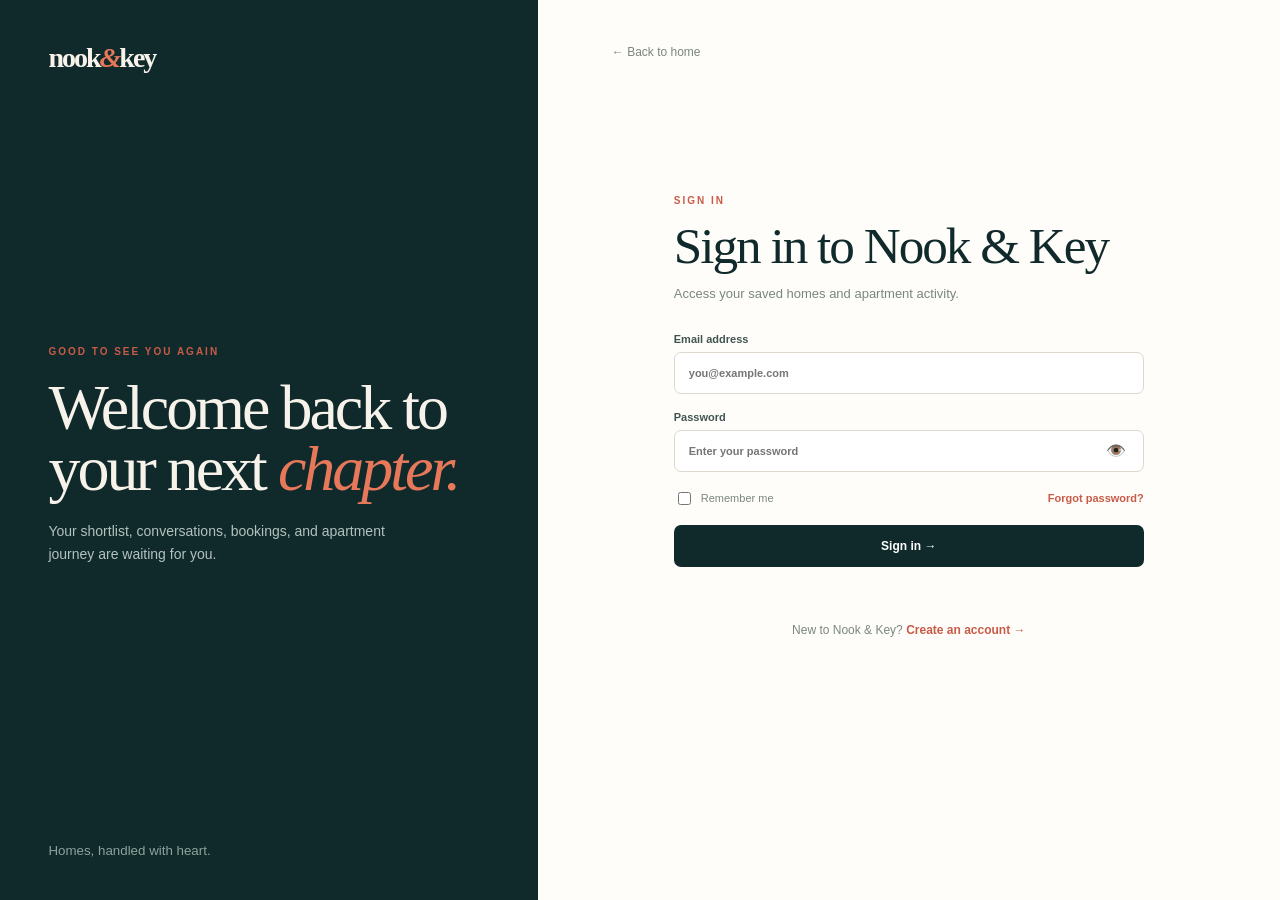
<file: src/main/resources/static/agent_page.html>
<!DOCTYPE html>
<html lang="en">
<head>
  <meta charset="UTF-8" />
  <meta name="viewport" content="width=device-width, initial-scale=1.0" />
  <title>Agent workspace | Nook & Key</title>
  <link rel="stylesheet" href="css/agent_page.css" />
  <link rel="stylesheet" href="css/paddle_billing.css" />
  <style>
    .hidden { display: none !important; }
    .modal {
      position: fixed; inset: 0; z-index: 1000;
      display: flex; justify-content: center; align-items: flex-start;
      padding: 30px 16px 60px; background: rgba(16,42,44,0.68);
      backdrop-filter: blur(4px);
      overflow-y: auto; -webkit-overflow-scrolling: touch;
    }
    .modal-card {
      position: relative; width: min(100%, 600px);
      margin: 20px auto 40px; padding: 32px 28px 36px;
      border-radius: 14px; background: var(--paper, #fffdf9);
      box-shadow: 0 25px 60px rgba(16,42,44,0.35);
    }
    .modal::-webkit-scrollbar { width: 8px; }
    .modal::-webkit-scrollbar-track { background: rgba(16,42,44,0.15); border-radius: 8px; }
    .modal::-webkit-scrollbar-thumb { background: #94a3b8; border-radius: 8px; }
    .modal::-webkit-scrollbar-thumb:hover { background: #64748b; }
    .modal-card .close-button {
      position: absolute; top: 16px; right: 18px;
      z-index: 20; border: 1px solid #e2e8f0; color: var(--muted, #7b8882);
      background: #ffffff;
      border-radius: 50%; width: 34px; height: 34px;
      display: flex; align-items: center; justify-content: center;
      font-size: 20px; cursor: pointer; box-shadow: 0 2px 6px rgba(0,0,0,0.08);
      transition: all .15s ease;
    }
    .modal-card .close-button:hover { color: #dc2626; background: #fee2e2; border-color: #fecaca; transform: scale(1.05); }
    .profile-modal-overlay {
      position: fixed; inset: 0; background: rgba(16,42,44,0.4);
      backdrop-filter: blur(4px); display: flex; align-items: center;
      justify-content: center; z-index: 1000;
    }
    .profile-modal-card {
      background: white; border-radius: 12px; padding: 28px;
      max-width: 420px; width: 90%; box-shadow: 0 20px 40px rgba(0,0,0,0.15);
      position: relative; animation: fadeIn .2s ease;
    }
    @keyframes fadeIn { from { opacity: 0; transform: translateY(-8px); } to { opacity: 1; transform: translateY(0); } }
  </style>
</head>
<body>
  <aside class="sidebar">
    <a href="index.html" class="logo">nook<span>&</span>key</a>
    <div class="workspace-label">Agent workspace</div>
    <nav class="side-nav">
      <a href="#overview" class="active">▦ <span>Overview</span></a>
      <a href="#listings">⌂ <span>My listings</span><b id="navListingCount">0</b></a>
      <a href="#marketplace" id="navMarketplaceLink">🌐 <span>Site Apartments</span><b id="navMarketplaceCount">0</b></a>
      <a href="#upcomingBookings">📅 <span>Upcoming viewings</span><b id="navUpcomingCount">0</b></a>
      <a href="#leads">◌ <span>Leads & inquiries</span><b>0</b></a>
      <a href="#messages">✉ <span>Messages</span><b>0</b></a>
    </nav>
    <div class="sidebar-bottom">
      <a href="index.html">↩ <span>Back to website</span></a>
      <button id="logoutButton">⇥ <span>Sign out</span></button>
    </div>
  </aside>

  <main class="dashboard-main">
    <header class="topbar">
      <div>
        <p class="eyebrow" id="todayDate">Today</p>
        <h1 id="greetingHeading">Good morning, <em id="userFirstName">there.</em></h1>
      </div>
      <div class="topbar-actions">
        <button id="openBillingBtn" class="primary-button" style="padding:6px 14px; font-size:11px; display:inline-flex; align-items:center; gap:6px; background:#102a2c; color:white; border-radius:20px; border:1px solid #334e50;" title="Manage Subscription & Listing Quota">
          <span id="currentPlanLabel">⚡ Free Plan</span>
          <span style="background:#e8785a; color:white; font-size:9px; padding:1px 6px; border-radius:10px; font-weight:bold;">UPGRADE</span>
        </button>
        <button class="icon-button" onclick="document.getElementById('listingSearch').focus()">⌕</button>
        <button class="notification-button" id="agentNotifBtn" title="Notifications" style="position:relative;">
          ◔<span id="agentNotifBadge" class="hidden" style="position:absolute; top:-3px; right:-3px; background:#e8785a; color:white; border-radius:50%; font-size:9px; width:15px; height:15px; display:inline-flex; align-items:center; justify-content:center; font-weight:bold;">0</span>
        </button>
        <div class="profile-chip" id="profileChip" style="cursor:pointer;" title="View your profile">
          <span class="avatar" id="userAvatar">A</span>
          <span>
            <strong id="userFullName" style="display:flex; align-items:center; gap:5px;">Real Estate Agent <span id="verifiedBadge" class="badge-unverified" style="cursor:pointer;" onclick="window.openPaddleModal && window.openPaddleModal()" title="Upgrade to Pro or Elite to get Verified">⚡ Unverified</span></strong>
            <small id="userRoleBadge">Property agent</small>
          </span>
          <span>⌄</span>
        </div>
      </div>
    </header>

    <!-- Listing Quota & Subscription Widget -->
    <div class="quota-card" id="quotaWidget" style="background:white; border:1px solid var(--line); border-radius:12px; padding:16px 20px; box-shadow:0 2px 12px rgba(16,42,44,0.04); margin-bottom:22px;">
      <div class="quota-header" style="display:flex; justify-content:space-between; align-items:center; flex-wrap:wrap; gap:10px; margin-bottom:12px;">
        <div style="display:flex; align-items:center; gap:10px;">
          <span style="font-size:16px;">▤</span>
          <strong style="font-size:13.5px; color:var(--ink);">Listing Portfolio Quota</strong>
          <span id="quotaPlanPill" class="badge-plan-pill plan-FREE" style="padding:3px 10px; border-radius:12px; font-size:10px; font-weight:800;">FREE PLAN</span>
          <span id="quotaSlotsRemainingBadge" style="background:#f1f5f9; color:#475569; font-size:10.5px; font-weight:700; padding:2px 9px; border-radius:10px; border:1px solid #cbd5e1;">2 slots remaining</span>
        </div>
        <div style="display:flex; align-items:center; gap:8px;">
          <button class="btn-quota-upgrade" id="widgetUpgradeBtn" style="background:#e8785a; color:white; border:none; padding:7px 14px; font-size:11px; font-weight:bold; border-radius:6px; cursor:pointer;">⚡ Upgrade via Paddle</button>
        </div>
      </div>
      <div class="quota-bar-container" style="height:10px; background:#e2e8f0; border-radius:6px; overflow:hidden; position:relative;">
        <div id="quotaBarFill" class="quota-bar-fill" style="height:100%; border-radius:6px; background:linear-gradient(90deg, #10b981, #059669); transition:width 0.5s ease; width:0%;"></div>
      </div>
      <div class="quota-footer" style="display:flex; justify-content:space-between; align-items:center; margin-top:8px; font-size:11px;">
        <span id="quotaUsageText" style="color:var(--ink);">Active listings: <strong>0 / 2</strong> slots used</span>
        <span id="quotaLimitText" style="color:#64748b;">Upgrade to Pro for 10 listings or Elite for unlimited</span>
      </div>
    </div>

    <section id="overview" class="stats-grid">
      <article class="stat-card featured">
        <div class="stat-top">
          <span>Active listings</span>
          <span class="stat-icon">⌂</span>
        </div>
        <strong id="activeCount">0</strong>
        <p id="listingSummaryText"><b>0 listings</b> in portfolio</p>
        <div class="sparkline"><i></i><i></i><i></i><i></i><i></i><i></i><i></i></div>
      </article>
      <article class="stat-card">
        <div class="stat-top">
          <span>Inquiries</span>
          <span class="stat-icon orange">◌</span>
        </div>
        <strong>0</strong>
        <p><b>Client leads</b></p>
        <div class="stat-bar"><span style="width:0%"></span></div>
      </article>
      <article class="stat-card" style="cursor:pointer;" onclick="location.hash='#upcomingBookings'">
        <div class="stat-top">
          <span>Upcoming viewings</span>
          <span class="stat-icon green">📅</span>
        </div>
        <strong id="agentUpcomingCount">0</strong>
        <p><b>Scheduled appointments</b></p>
        <div class="stat-bar green-bar"><span style="width:0%"></span></div>
      </article>
      <article class="stat-card">
        <div class="stat-top">
          <span>License Status</span>
          <span class="stat-icon purple">✓</span>
        </div>
        <strong id="agentLicenseStatus">Verified</strong>
        <p><b id="agentLicenseSub">Certified agent</b></p>
        <div class="stat-bar purple-bar"><span style="width:100%"></span></div>
      </article>
    </section>

    <section id="listings" class="content-card listing-section">
      <div class="section-header">
        <div>
          <p class="eyebrow">Your portfolio</p>
          <h2>Apartment listings</h2>
        </div>
        <div class="header-actions">
          <button class="secondary-button" id="refreshListings">↻ Refresh</button>
          <button class="primary-button" id="openAddListing">+ Add listing</button>
        </div>
      </div>
      <div class="listing-toolbar" style="display:flex; gap:9px; align-items:flex-start; margin:25px 0 14px; flex-wrap:wrap;">
        <div style="flex:1; min-width:240px; display:flex; flex-direction:column; gap:4px;">
          <div class="search-input" id="searchContainer" style="display:flex; align-items:center; gap:8px; padding:0 12px; border:1px solid var(--line); border-radius:7px; color:var(--muted); font-size:16px; background:white; transition:border-color .2s, box-shadow .2s;">
            <span>⌕</span>
            <input id="listingSearch" type="search" placeholder="Search by property or location..." style="width:100%; padding:10px 0; border:0; outline:0; color:var(--ink); font-size:11px;" />
            <button type="button" id="clearSearchBtn" style="display:none; border:none; background:transparent; color:#94a3b8; font-size:15px; cursor:pointer; padding:0 4px;" title="Clear search">✕</button>
          </div>
          <div id="searchValidationError" style="display:none; align-items:center; gap:5px; color:#dc2626; font-size:11px; font-weight:600; padding:2px 4px;">
            <span>⚠️</span>
            <span id="searchValidationText">Please enter a search term (e.g. property name or city) before searching.</span>
          </div>
        </div>
        <button type="button" id="searchBtn" class="primary-button" style="padding:10px 18px; font-size:11px; height:38px; display:inline-flex; align-items:center; gap:6px; white-space:nowrap; border-radius:7px;">
          <span>🔍</span> Search
        </button>
        <select id="statusFilter" style="height:38px;">
          <option value="ALL">All statuses</option>
          <option value="PUBLISHED">Published</option>
          <option value="PENDING">Pending review</option>
          <option value="DRAFT">Draft</option>
          <option value="SOLD">Sold</option>
        </select>
        <button class="filter-button" style="height:38px;">☷ Filters</button>
      </div>
      <div class="table-wrap">
        <table>
          <thead>
            <tr>
              <th>Property</th>
              <th>Seller</th>
              <th>Price</th>
              <th>Inquiries</th>
              <th>Status</th>
              <th>Updated</th>
              <th></th>
            </tr>
          </thead>
          <tbody id="listingTableBody"></tbody>
        </table>
      </div>
      <div id="emptyState" class="empty-state">No listings match your search. Click "+ Add listing" to create one.</div>
    </section>

    <!-- Explore All Site Apartments (Marketplace) -->
    <section id="marketplace" class="content-card" style="margin-top:24px;">
      <div class="section-header">
        <div>
          <p class="eyebrow">Live on Nook & Key</p>
          <h2>All Published Apartments on Site</h2>
          <p style="margin:4px 0 0; font-size:12px; color:#64748b;">
            Browse active listings published across the platform. Inspect photos, amenities, pricing, and agent credentials just like a buyer.
          </p>
        </div>
        <div class="header-actions">
          <button class="secondary-button" id="refreshMarketplaceBtn">↻ Refresh</button>
        </div>
      </div>

      <!-- Marketplace Filter / Search Toolbar -->
      <div style="display:flex; gap:10px; align-items:center; margin:20px 0 16px; flex-wrap:wrap;">
        <div style="flex:1; min-width:240px; display:flex; align-items:center; gap:8px; padding:0 12px; border:1px solid var(--line); border-radius:7px; background:white;">
          <span style="color:var(--muted);">⌕</span>
          <input id="marketplaceSearch" type="search" placeholder="Search site apartments by title, city, or agent..." style="width:100%; padding:9px 0; border:0; outline:0; font-size:11px; color:var(--ink);" />
        </div>
        <select id="marketplaceCityFilter" style="height:38px; border:1px solid var(--line); border-radius:7px; padding:0 10px; font-size:11px; background:white; color:var(--ink);">
          <option value="ALL">All Cities</option>
        </select>
        <span id="marketplaceResultsCount" style="font-size:11px; font-weight:700; color:var(--muted); margin-left:auto;">Showing 0 apartments</span>
      </div>

      <!-- Marketplace Apartments Grid -->
      <div id="marketplaceGrid" style="display:grid; grid-template-columns:repeat(auto-fill, minmax(290px, 1fr)); gap:18px; margin-top:14px;">
        <!-- Dynamically rendered apartment cards -->
      </div>
      <div id="marketplaceEmptyState" class="empty-state hidden">
        No published apartments found on the platform matching your criteria.
      </div>
    </section>

    <!-- Upcoming Viewing Bookings Section -->
    <section id="upcomingBookings" class="content-card" style="margin-top:22px;">
      <div class="section-header">
        <div>
          <p class="eyebrow">Client schedule</p>
          <h2>Upcoming Viewing Bookings</h2>
        </div>
        <div class="header-actions">
          <button class="secondary-button" id="refreshBookingsBtn">↻ Refresh Bookings</button>
        </div>
      </div>
      <div class="table-wrap" style="margin-top:16px;">
        <table>
          <thead>
            <tr>
              <th>Property</th>
              <th>Buyer details</th>
              <th>Viewing schedule</th>
              <th>Advance deposit</th>
              <th>Booking status</th>
              <th style="text-align:right;">Actions</th>
            </tr>
          </thead>
          <tbody id="bookingsTableBody"></tbody>
        </table>
      </div>
      <div id="bookingsEmptyState" class="empty-state">
        <span style="font-size:24px; display:block; margin-bottom:6px;">📅</span>
        No upcoming viewing bookings yet. When buyers book viewings for your portfolio, they will appear here with scheduled dates and advance deposits.
      </div>
    </section>

    <div class="lower-grid">
      <section id="leads" class="content-card">
        <div class="section-header compact">
          <div>
            <p class="eyebrow">Keep things moving</p>
            <h2>Latest inquiries</h2>
          </div>
          <a href="#leads">View all →</a>
        </div>
        <div class="lead-list">
          <p style="padding:15px 0;color:#7a8681;font-size:13px;">No buyer leads yet. Inquiries from prospective buyers will appear here.</p>
        </div>
      </section>

      <section id="viewings" class="content-card">
        <div class="section-header compact">
          <div>
            <p class="eyebrow">Your calendar</p>
            <h2>Today’s viewings</h2>
          </div>
          <a href="#viewings">Calendar →</a>
        </div>
        <div class="viewing-list">
          <p style="padding:15px 0;color:#7a8681;font-size:13px;">No viewings scheduled for today.</p>
        </div>
      </section>
    </div>
  </main>

  <!-- Add Listing Modal -->
  <div id="listingModal" class="modal hidden">
    <div class="modal-card">
      <button class="close-button" id="closeListingModal">×</button>
      <p class="eyebrow">New apartment listing</p>
      <h2>Add a listing</h2>
      <p class="modal-description">Create a draft and send it to verification when the details are ready.</p>
      <form id="listingForm">
        <label>Property name
          <input id="propertyName" required placeholder="e.g. The Fern House" />
        </label>
        <div class="form-row">
          <label>Street
            <input id="propertyStreet" required placeholder="e.g. 12 Flower Road" />
          </label>
          <label>City
            <input id="propertyCity" required placeholder="e.g. Colombo 07" />
          </label>
        </div>
        <div class="form-row">
          <label>Postal code
            <input id="propertyPostalCode" required placeholder="e.g. 00700" />
          </label>
          <label>Price (LKR)
            <input id="propertyPrice" required placeholder="e.g. 48500000 or 48.5M" />
          </label>
        </div>
        <label>Property type
          <select id="propertyType">
            <option value="APARTMENT">Apartment</option>
            <option value="PENTHOUSE">Penthouse</option>
            <option value="STUDIO">Studio</option>
          </select>
        </label>
        <label>Seller email (optional)
          <input id="sellerEmail" type="email" placeholder="seller@example.com" />
        </label>
        <label>Description
          <textarea id="propertyDescription" rows="3" placeholder="Describe the apartment layout, amenities, and features..."></textarea>
        </label>

        <!-- Apartment Amenities Section (Dynamic from Database) -->
        <div style="margin: 14px 0; background:#f8fafc; border:1px solid #e2e8f0; border-radius:8px; padding:13px;">
          <div style="display:flex; justify-content:space-between; align-items:center; margin-bottom:6px;">
            <label style="font-size:12px; font-weight:bold; color:#102a2c; margin:0; display:flex; align-items:center; gap:6px;">
              <span>✦</span> Apartment Amenities & Features
            </label>
            <span style="font-size:9.5px; color:#64748b; background:#f1f5f9; padding:2px 6px; border-radius:4px;">Platform Catalog</span>
          </div>
          <p style="font-size:11px; color:#64748b; margin:0 0 10px; line-height:1.4;">
            Select all features available in this apartment. Buyers will see these verified amenities on your listing.
          </p>
          <div id="listingAmenityCheckboxes" style="display:flex; flex-wrap:wrap; gap:8px;">
            <span style="font-size:11px; color:#94a3b8;">Loading available amenities...</span>
          </div>
        </div>

        <!-- Apartment Image / Cover Photo Section -->
        <div style="margin: 14px 0; background:#f8fafc; border:1px solid #e2e8f0; border-radius:8px; padding:13px;">
          <div style="display:flex; justify-content:space-between; align-items:center; margin-bottom:4px;">
            <label style="font-size:12px; font-weight:bold; color:#102a2c; margin:0; display:flex; align-items:center; gap:6px;">
              <span>🖼️</span> Apartment Cover Photo
            </label>
            <span style="font-size:9.5px; color:#64748b; background:#f1f5f9; padding:2px 6px; border-radius:4px;">Web URL or Device Upload</span>
          </div>
          <p style="font-size:11px; color:#64748b; margin:0 0 10px; line-height:1.4;">
            Paste an image URL (e.g. Unsplash or web link) or upload a photo directly from your device.
          </p>

          <div style="display:grid; grid-template-columns: 1fr auto; gap:8px; align-items:center;">
            <input type="text" id="propertyImageUrl" placeholder="https://images.unsplash.com/... or upload photo" style="padding:8px 10px; border:1px solid #cbd5e1; border-radius:6px; font-size:11px; background:white; width:100%; box-sizing:border-box;" />
            <label class="secondary-button" style="display:inline-flex; align-items:center; gap:5px; padding:8px 12px; font-size:11px; cursor:pointer; margin:0; border-radius:6px; font-weight:bold; background:white; white-space:nowrap; border:1px solid #cbd5e1;">
              <span>📁 Upload Photo</span>
              <input type="file" id="propertyImageFileInput" accept="image/*" style="display:none;" />
            </label>
          </div>

          <div id="imageUploadProgress" class="hidden" style="margin-top:8px; padding:6px 10px; background:#eff6ff; border:1px solid #bfdbfe; border-radius:6px; font-size:11px; color:#1e40af; display:flex; align-items:center; gap:6px;">
            <span style="display:inline-block; animation:spin 1s linear infinite;">⏳</span>
            <span id="imageUploadProgressText">Uploading photo to server...</span>
          </div>

          <!-- Live Image Preview Box -->
          <div id="propertyImagePreviewWrap" style="margin-top:10px; display:flex; align-items:center; gap:12px; background:white; padding:8px; border-radius:6px; border:1px solid #e2e8f0;">
            <img id="propertyImagePreview" src="https://images.unsplash.com/photo-1600210492486-724fe5c67fb0?auto=format&fit=crop&w=160&q=80" alt="Preview" style="width:72px; height:50px; object-fit:cover; border-radius:5px; border:1px solid #cbd5e1;" />
            <div style="flex:1; min-width:0;">
              <div style="display:flex; align-items:center; gap:6px;">
                <span id="imageStatusBadge" style="font-size:9.5px; font-weight:bold; color:#047857; background:#ecfdf5; padding:2px 6px; border-radius:4px; border:1px solid #a7f3d0;">Default Preview</span>
                <button type="button" id="clearImageBtn" style="display:none; border:none; background:transparent; color:#dc2626; font-size:10.5px; font-weight:600; cursor:pointer; padding:0;">Remove custom photo</button>
              </div>
              <span id="imagePreviewHint" style="display:block; font-size:10px; color:#64748b; margin-top:2px; white-space:nowrap; overflow:hidden; text-overflow:ellipsis;">Default modern apartment image active.</span>
            </div>
          </div>
        </div>

        <!-- Quick jump indicator to make it crystal clear to users that legal documents are below -->
        <div style="display:flex; justify-content:space-between; align-items:center; margin: 10px 0 14px; padding: 8px 12px; background: #f0fdf4; border: 1px solid #bbf7d0; border-radius: 8px;">
          <span style="font-size: 11px; color: #166534; font-weight: 600; display:flex; align-items:center; gap:6px;">
            <span>⬇️</span> Scroll down to upload required legal documents & submit listing
          </span>
          <button type="button" onclick="document.getElementById('docSectionWrap')?.scrollIntoView({behavior:'smooth', block:'start'});" style="font-size: 11px; color: #047857; font-weight: 700; background: white; border: 1px solid #86efac; border-radius: 6px; padding: 4px 10px; cursor: pointer; display: flex; align-items: center; gap: 4px;">Jump to Documents ↓</button>
        </div>

        <!-- Apartment Legal Documents Submission Section (5 Dedicated Upload Boxes) -->
        <div id="docSectionWrap" style="margin: 16px 0; background:#faf8f5; border:1px solid #ded8cc; border-radius:8px; padding:14px;">
          <div style="display:flex; justify-content:space-between; align-items:center; margin-bottom:6px;">
            <label style="font-size:12.5px; font-weight:bold; color:#102a2c; margin:0; display:flex; align-items:center; gap:6px;">
              <span>📜</span> Apartment Legal Documents
            </label>
            <span style="font-size:10px; color:#b91c1c; font-weight:bold; background:#fee2e2; padding:2px 8px; border-radius:12px;">Mandatory for Verification</span>
          </div>
          <p style="font-size:11px; color:#7a8681; margin:0 0 12px; line-height:1.4;">
            Please attach the required legal documents below. Our Verification Officer will inspect each document before your apartment is published.
          </p>

          <!-- 5 Dedicated Document Upload Boxes -->
          <div style="display:grid; gap:8px;">

            <!-- 1. Title Deed -->
            <div class="doc-box" id="docBox_TITLE_DEED" style="background:white; border:1px solid #ded8cc; border-radius:8px; padding:9px 12px; display:flex; align-items:center; justify-content:space-between; gap:10px;">
              <div style="min-width:0; flex:1;">
                <div style="display:flex; align-items:center; gap:6px; flex-wrap:wrap;">
                  <span style="font-size:15px;">📜</span>
                  <strong style="font-size:11.5px; color:#102a2c;">Deed of Transfer / Title Deed</strong>
                  <span style="font-size:9px; font-weight:800; color:#b91c1c; background:#fee2e2; padding:1.5px 6px; border-radius:8px;">REQUIRED *</span>
                </div>
                <div class="doc-file-status" id="docStatus_TITLE_DEED" style="font-size:10.5px; color:#94a3b8; margin-top:2px;">
                  No file attached yet
                </div>
              </div>
              <div style="display:flex; align-items:center; gap:6px; flex-shrink:0;">
                <label class="secondary-button doc-upload-label" id="docLabel_TITLE_DEED" style="display:inline-flex; align-items:center; gap:4px; padding:6px 10px; font-size:10.5px; cursor:pointer; margin:0; border-radius:6px; font-weight:bold; background:#f8fafc; border:1px solid #cbd5e1;">
                  <span>📎 Attach</span>
                  <input type="file" class="doc-box-input" data-doctype="TITLE_DEED" accept=".pdf,.png,.jpg,.jpeg,.doc,.docx" style="display:none;" />
                </label>
                <button type="button" class="doc-remove-btn hidden" data-doctype="TITLE_DEED" style="border:none; background:transparent; color:#dc2626; font-size:14px; cursor:pointer; padding:2px 4px; font-weight:bold;" title="Remove this document">✕</button>
              </div>
            </div>

            <!-- 2. COC -->
            <div class="doc-box" id="docBox_COC" style="background:white; border:1px solid #ded8cc; border-radius:8px; padding:9px 12px; display:flex; align-items:center; justify-content:space-between; gap:10px;">
              <div style="min-width:0; flex:1;">
                <div style="display:flex; align-items:center; gap:6px; flex-wrap:wrap;">
                  <span style="font-size:15px;">🏛️</span>
                  <strong style="font-size:11.5px; color:#102a2c;">Certificate of Conformity (COC)</strong>
                  <span style="font-size:9px; font-weight:800; color:#0369a1; background:#e0f2fe; padding:1.5px 6px; border-radius:8px;">RECOMMENDED</span>
                </div>
                <div class="doc-file-status" id="docStatus_COC" style="font-size:10.5px; color:#94a3b8; margin-top:2px;">
                  No file attached yet
                </div>
              </div>
              <div style="display:flex; align-items:center; gap:6px; flex-shrink:0;">
                <label class="secondary-button doc-upload-label" id="docLabel_COC" style="display:inline-flex; align-items:center; gap:4px; padding:6px 10px; font-size:10.5px; cursor:pointer; margin:0; border-radius:6px; font-weight:bold; background:#f8fafc; border:1px solid #cbd5e1;">
                  <span>📎 Attach</span>
                  <input type="file" class="doc-box-input" data-doctype="COC" accept=".pdf,.png,.jpg,.jpeg,.doc,.docx" style="display:none;" />
                </label>
                <button type="button" class="doc-remove-btn hidden" data-doctype="COC" style="border:none; background:transparent; color:#dc2626; font-size:14px; cursor:pointer; padding:2px 4px; font-weight:bold;" title="Remove this document">✕</button>
              </div>
            </div>

            <!-- 3. Approved Building / Floor Plan -->
            <div class="doc-box" id="docBox_BUILDING_PLAN" style="background:white; border:1px solid #ded8cc; border-radius:8px; padding:9px 12px; display:flex; align-items:center; justify-content:space-between; gap:10px;">
              <div style="min-width:0; flex:1;">
                <div style="display:flex; align-items:center; gap:6px; flex-wrap:wrap;">
                  <span style="font-size:15px;">📐</span>
                  <strong style="font-size:11.5px; color:#102a2c;">Approved Building / Floor Plan</strong>
                  <span style="font-size:9px; font-weight:800; color:#b45309; background:#fef3c7; padding:1.5px 6px; border-radius:8px;">RECOMMENDED</span>
                </div>
                <div class="doc-file-status" id="docStatus_BUILDING_PLAN" style="font-size:10.5px; color:#94a3b8; margin-top:2px;">
                  No file attached yet
                </div>
              </div>
              <div style="display:flex; align-items:center; gap:6px; flex-shrink:0;">
                <label class="secondary-button doc-upload-label" id="docLabel_BUILDING_PLAN" style="display:inline-flex; align-items:center; gap:4px; padding:6px 10px; font-size:10.5px; cursor:pointer; margin:0; border-radius:6px; font-weight:bold; background:#f8fafc; border:1px solid #cbd5e1;">
                  <span>📎 Attach</span>
                  <input type="file" class="doc-box-input" data-doctype="BUILDING_PLAN" accept=".pdf,.png,.jpg,.jpeg,.doc,.docx" style="display:none;" />
                </label>
                <button type="button" class="doc-remove-btn hidden" data-doctype="BUILDING_PLAN" style="border:none; background:transparent; color:#dc2626; font-size:14px; cursor:pointer; padding:2px 4px; font-weight:bold;" title="Remove this document">✕</button>
              </div>
            </div>

            <!-- 4. Local Authority Assessment & Rates -->
            <div class="doc-box" id="docBox_RATES_TAX" style="background:white; border:1px solid #ded8cc; border-radius:8px; padding:9px 12px; display:flex; align-items:center; justify-content:space-between; gap:10px;">
              <div style="min-width:0; flex:1;">
                <div style="display:flex; align-items:center; gap:6px; flex-wrap:wrap;">
                  <span style="font-size:15px;">🧾</span>
                  <strong style="font-size:11.5px; color:#102a2c;">Local Authority Assessment & Rates</strong>
                  <span style="font-size:9px; font-weight:800; color:#6b21a8; background:#f3e8ff; padding:1.5px 6px; border-radius:8px;">OPTIONAL</span>
                </div>
                <div class="doc-file-status" id="docStatus_RATES_TAX" style="font-size:10.5px; color:#94a3b8; margin-top:2px;">
                  No file attached yet
                </div>
              </div>
              <div style="display:flex; align-items:center; gap:6px; flex-shrink:0;">
                <label class="secondary-button doc-upload-label" id="docLabel_RATES_TAX" style="display:inline-flex; align-items:center; gap:4px; padding:6px 10px; font-size:10.5px; cursor:pointer; margin:0; border-radius:6px; font-weight:bold; background:#f8fafc; border:1px solid #cbd5e1;">
                  <span>📎 Attach</span>
                  <input type="file" class="doc-box-input" data-doctype="RATES_TAX" accept=".pdf,.png,.jpg,.jpeg,.doc,.docx" style="display:none;" />
                </label>
                <button type="button" class="doc-remove-btn hidden" data-doctype="RATES_TAX" style="border:none; background:transparent; color:#dc2626; font-size:14px; cursor:pointer; padding:2px 4px; font-weight:bold;" title="Remove this document">✕</button>
              </div>
            </div>

            <!-- 5. Seller National Identity (NIC / Passport) -->
            <div class="doc-box" id="docBox_SELLER_NIC" style="background:white; border:1px solid #ded8cc; border-radius:8px; padding:9px 12px; display:flex; align-items:center; justify-content:space-between; gap:10px;">
              <div style="min-width:0; flex:1;">
                <div style="display:flex; align-items:center; gap:6px; flex-wrap:wrap;">
                  <span style="font-size:15px;">🆔</span>
                  <strong style="font-size:11.5px; color:#102a2c;">Seller National Identity (NIC / Passport)</strong>
                  <span style="font-size:9px; font-weight:800; color:#b91c1c; background:#fee2e2; padding:1.5px 6px; border-radius:8px;">REQUIRED *</span>
                </div>
                <div class="doc-file-status" id="docStatus_SELLER_NIC" style="font-size:10.5px; color:#94a3b8; margin-top:2px;">
                  No file attached yet
                </div>
              </div>
              <div style="display:flex; align-items:center; gap:6px; flex-shrink:0;">
                <label class="secondary-button doc-upload-label" id="docLabel_SELLER_NIC" style="display:inline-flex; align-items:center; gap:4px; padding:6px 10px; font-size:10.5px; cursor:pointer; margin:0; border-radius:6px; font-weight:bold; background:#f8fafc; border:1px solid #cbd5e1;">
                  <span>📎 Attach</span>
                  <input type="file" class="doc-box-input" data-doctype="SELLER_NIC" accept=".pdf,.png,.jpg,.jpeg,.doc,.docx" style="display:none;" />
                </label>
                <button type="button" class="doc-remove-btn hidden" data-doctype="SELLER_NIC" style="border:none; background:transparent; color:#dc2626; font-size:14px; cursor:pointer; padding:2px 4px; font-weight:bold;" title="Remove this document">✕</button>
              </div>
            </div>

          </div>

          <!-- Document Upload Progress Indicator -->
          <div id="docUploadProgress" class="hidden" style="margin-top:10px; padding:8px 12px; background:#eff6ff; border:1px solid #bfdbfe; border-radius:6px; font-size:11px; color:#1e40af; display:flex; align-items:center; gap:8px;">
            <span style="display:inline-block; animation:spin 1s linear infinite;">⏳</span>
            <span id="docUploadProgressText">Uploading document to verification server...</span>
          </div>

          <!-- Documents Checklist Validation Status Banner -->
          <div id="docValidationStatus" style="margin-top:12px; padding:9px 12px; border-radius:6px; font-size:11px; font-weight:600; display:flex; align-items:center; gap:6px; background:#fef2f2; border:1px solid #fecaca; color:#b91c1c;">
            <span>⚠️</span>
            <span id="docValidationStatusText">Mandatory documents missing: Please attach your Title Deed and Seller NIC/Passport to enable submission.</span>
          </div>
        </div>

        <div class="modal-actions">
          <button type="button" class="secondary-button" id="cancelListing">Cancel</button>
          <button type="submit" class="primary-button" id="submitListingBtn" disabled style="opacity:0.55; cursor:not-allowed;" title="Attach required documents to enable submission">Submit for Verification →</button>
        </div>
      </form>
      <p id="formMessage" class="message"></p>
    </div>
  </div>

  <!-- Verification Submission Success Modal (Lassna confirmation experience) -->
  <div id="submissionSuccessModal" class="profile-modal-overlay hidden" style="z-index: 1200;">
    <div class="profile-modal-card" style="max-width: 540px; padding: 32px 28px; text-align: center; border-radius: 16px; border: 1px solid #d1fae5; box-shadow: 0 25px 50px -12px rgba(16, 42, 44, 0.25);">
      <div style="width: 68px; height: 68px; margin: 0 auto 16px; border-radius: 50%; background: #ecfdf5; border: 2px solid #a7f3d0; display: flex; align-items: center; justify-content: center; font-size: 32px; box-shadow: 0 0 0 8px #f0fdf4;">
        🛡️
      </div>
      <p class="eyebrow" style="color: #059669; font-weight: 800; font-size: 11px; margin-bottom: 6px; letter-spacing: 1.5px;">SUBMISSION RECEIVED</p>
      <h2 style="margin: 0 0 8px; font-size: 24px; color: #102a2c; font-family: Georgia, serif;">Listing Submitted for Verification!</h2>
      <p style="font-size: 12.5px; color: #64748b; line-height: 1.5; margin: 0 0 20px;">
        Your apartment and legal documents have been successfully queued for inspection by our Verification Officer.
      </p>

      <!-- Property Summary Card inside Modal -->
      <div style="background: #faf8f5; border: 1px solid #ded8cc; border-radius: 12px; padding: 16px; text-align: left; margin-bottom: 20px;">
        <div style="display: flex; justify-content: space-between; align-items: flex-start; margin-bottom: 10px;">
          <div>
            <h4 id="successModalPropertyTitle" style="margin: 0; font-size: 15px; color: #102a2c; font-weight: bold;">Apartment Title</h4>
            <p id="successModalPropertyLocation" style="margin: 2px 0 0; font-size: 11.5px; color: #7a8681;">Location</p>
          </div>
          <span style="display: inline-block; padding: 3px 8px; border-radius: 12px; font-size: 10px; font-weight: bold; background: #fff1d8; color: #a66b24; border: 1px solid #fde68a;">
            ⏳ Pending Review
          </span>
        </div>
        <div style="display: flex; justify-content: space-between; align-items: center; border-top: 1px dashed #ded8cc; padding-top: 10px; margin-top: 10px; font-size: 11.5px;">
          <span style="color: #7a8681;">Asking Price:</span>
          <strong id="successModalPropertyPrice" style="color: #102a2c; font-size: 13.5px;">LKR 0</strong>
        </div>
        <div style="border-top: 1px dashed #ded8cc; padding-top: 10px; margin-top: 10px; font-size: 11.5px;">
          <span style="color: #7a8681; display: block; margin-bottom: 6px;">Attached Legal Documents:</span>
          <div id="successModalDocumentsList" style="display: flex; flex-wrap: wrap; gap: 6px;">
            <!-- Document chips rendered here -->
          </div>
        </div>
      </div>

      <!-- 3-Step Verification Pipeline -->
      <div style="background: #ffffff; border: 1px solid #e2e8f0; border-radius: 10px; padding: 14px 16px; text-align: left; margin-bottom: 22px;">
        <div style="font-size: 11px; font-weight: bold; color: #102a2c; text-transform: uppercase; letter-spacing: 0.5px; margin-bottom: 10px;">
          What Happens Next?
        </div>
        <div style="display: grid; gap: 10px;">
          <div style="display: flex; gap: 10px; align-items: flex-start;">
            <span style="width: 22px; height: 22px; border-radius: 50%; background: #dbeafe; color: #1e40af; font-size: 10.5px; font-weight: bold; display: flex; align-items: center; justify-content: center; flex-shrink: 0;">1</span>
            <div style="font-size: 11.5px; color: #475569;">
              <strong style="color: #1e293b;">Legal Review</strong>: Verification Officer inspects Deed of Transfer, COC, and approved plans.
            </div>
          </div>
          <div style="display: flex; gap: 10px; align-items: flex-start;">
            <span style="width: 22px; height: 22px; border-radius: 50%; background: #fef3c7; color: #92400e; font-size: 10.5px; font-weight: bold; display: flex; align-items: center; justify-content: center; flex-shrink: 0;">2</span>
            <div style="font-size: 11.5px; color: #475569;">
              <strong style="color: #1e293b;">Compliance Verification</strong>: Title authenticity confirmed under Sri Lankan condominium laws.
            </div>
          </div>
          <div style="display: flex; gap: 10px; align-items: flex-start;">
            <span style="width: 22px; height: 22px; border-radius: 50%; background: #dcfce7; color: #15803d; font-size: 10.5px; font-weight: bold; display: flex; align-items: center; justify-content: center; flex-shrink: 0;">3</span>
            <div style="font-size: 11.5px; color: #475569;">
              <strong style="color: #1e293b;">Automatic Marketplace Launch</strong>: Upon approval, your apartment immediately goes live to buyers.
            </div>
          </div>
        </div>
      </div>

      <div style="display: flex; gap: 10px; justify-content: center;">
        <button id="closeSubmissionSuccessModalBtn" class="primary-button" style="padding: 10px 24px; font-size: 12px; background: #e8785a; border-radius: 8px; font-weight: bold; cursor: pointer;">
          ✓ View in My Properties
        </button>
      </div>
    </div>
  </div>

  <!-- Upload Additional Documents Modal (When officer requests more documents) -->
  <div id="uploadMoreDocsModal" class="profile-modal-overlay hidden">
    <div class="profile-modal-card" style="max-width: 520px; max-height: 90vh; overflow-y: auto;">
      <button id="closeUploadMoreDocsModal" style="position:absolute;top:16px;right:16px;border:none;background:transparent;font-size:22px;cursor:pointer;color:#7a8681;">×</button>
      <div style="display:flex; align-items:flex-start; gap:12px; margin-bottom:12px;">
        <span style="font-size:26px; line-height:1;">📤</span>
        <div>
          <h3 id="moreDocsListingTitle" style="margin:0; font-size:17px; color:#102a2c;">Upload Requested Documents</h3>
          <p id="moreDocsOfficerNote" style="margin:6px 0 0; font-size:11.5px; color:#b45309; background:#fffbeb; padding:8px 12px; border-radius:6px; border:1px solid #fde68a; line-height:1.4;">
            Officer Note: Please upload the required documents.
          </p>
        </div>
      </div>

      <form id="uploadMoreDocsForm" style="display:grid; gap:12px; margin-top:14px;">
        <input type="hidden" id="moreDocsListingId" value="" />
        <label style="font-size:11px; font-weight:bold; color:#102a2c;">Document Type *
          <select id="moreDocsTypeSelect" required style="width:100%; padding:9px 10px; margin-top:4px; border:1px solid #ded8cc; border-radius:6px; font-size:11.5px; background:white; box-sizing:border-box;">
            <option value="TITLE_DEED">📜 Deed of Transfer / Title Deed</option>
            <option value="COC">🏛️ Certificate of Conformity (COC)</option>
            <option value="BUILDING_PLAN">📐 Approved Building / Floor Plan</option>
            <option value="RATES_TAX">🧾 Local Authority Assessment & Rates</option>
            <option value="SELLER_NIC">🆔 Seller National Identity (NIC / Passport)</option>
            <option value="OTHER">📄 Other Supporting Document</option>
          </select>
        </label>
        <label style="font-size:11px; font-weight:bold; color:#102a2c;">Select Document File (PDF, PNG, JPG) *
          <input type="file" id="moreDocsFileInput" required accept=".pdf,.png,.jpg,.jpeg,.doc,.docx" style="width:100%; padding:9px; margin-top:4px; border:1px dashed #ded8cc; border-radius:6px; font-size:11.5px; background:#fffdfa; box-sizing:border-box;" />
        </label>
        <p id="moreDocsMessage" class="message" style="margin:4px 0; font-size:11px; min-height:16px;"></p>
        <div style="display:flex; justify-content:flex-end; gap:8px; margin-top:10px;">
          <button type="button" id="cancelUploadMoreDocsBtn" class="secondary-button">Cancel</button>
          <button type="submit" id="submitMoreDocsBtn" class="primary-button" style="background:#e8785a; padding:9px 20px;">Upload & Resubmit →</button>
        </div>
      </form>
    </div>
  </div>

  <!-- Notifications Modal -->
  <div id="agentNotifModal" class="profile-modal-overlay hidden">
    <div class="profile-modal-card" style="max-width: 520px; max-height: 80vh; overflow-y: auto;">
      <button id="closeAgentNotifModal" style="position:absolute;top:16px;right:16px;border:none;background:transparent;font-size:22px;cursor:pointer;color:#7a8681;">×</button>
      <div style="display:flex; align-items:center; justify-content:space-between; margin-bottom:14px;">
        <h3 style="margin:0; font-size:18px; color:#102a2c;">Agent Notifications</h3>
        <button id="refreshAgentNotifsBtn" style="border:none; background:transparent; color:#c85b47; cursor:pointer; font-size:12px; font-weight:bold;">↻ Refresh</button>
      </div>
      <div id="agentNotifList" style="display:grid; gap:10px; max-height:350px; overflow-y:auto;">
        <p style="color:#7a8681; font-size:13px;">Loading notifications...</p>
      </div>
      <div style="margin-top:20px; text-align:right;">
        <button id="closeAgentNotifModalBtn" style="padding:8px 16px; border:1px solid #ded8cc; background:white; border-radius:7px; cursor:pointer; font-size:12px;">Close</button>
      </div>
    </div>
  </div>

  <!-- Profile Details & Edit Modal -->
  <div id="profileModal" class="profile-modal-overlay hidden">
    <div class="profile-modal-card" style="max-width: 480px; max-height: 90vh; overflow-y: auto;">
      <button id="closeProfileModal" style="position:absolute;top:16px;right:16px;border:none;background:transparent;font-size:22px;cursor:pointer;color:#7a8681;">×</button>
      <div style="display:flex;align-items:center;gap:16px;margin-bottom:16px;">
        <span class="avatar" id="modalAvatar" style="width:52px;height:52px;border-radius:50%;background:#102a2c;color:white;display:flex;align-items:center;justify-content:center;font-weight:bold;font-size:20px;">A</span>
        <div>
          <h3 id="modalFullName" style="margin:0;font-size:18px;color:#102a2c;">Agent</h3>
          <p id="modalRole" style="margin:4px 0 0;font-size:13px;color:#7a8681;">Licensed Real Estate Agent · <span style="color:#2e7d32;font-weight:bold;">ACTIVE</span></p>
        </div>
      </div>

      <!-- Tab Navigation -->
      <div style="display:flex; border-bottom:1px solid #ded8cc; margin-bottom:16px; gap:8px;">
        <button type="button" id="tabAgentProfileInfo" style="padding:8px 16px; border:none; background:transparent; font-size:12px; font-weight:700; color:#102a2c; border-bottom:2px solid #e8785a; cursor:pointer;">Personal Info & Plan</button>
        <button type="button" id="tabAgentPassword" style="padding:8px 16px; border:none; background:transparent; font-size:12px; font-weight:700; color:#7a8681; border-bottom:2px solid transparent; cursor:pointer;">Change Password 🔐</button>
      </div>

      <!-- Tab 1: Profile Details & Subscription -->
      <div id="tabAgentContentProfile">
        <form id="updateProfileForm" style="display:grid; gap:12px;">
          <div style="display:grid; grid-template-columns:1fr 1fr; gap:10px;">
            <label style="font-size:11px; font-weight:bold; color:#102a2c;">First Name *
              <input type="text" id="editFirstName" required style="width:100%; padding:8px; margin-top:4px; border:1px solid #ded8cc; border-radius:6px; box-sizing:border-box;" />
            </label>
            <label style="font-size:11px; font-weight:bold; color:#102a2c;">Last Name *
              <input type="text" id="editLastName" required style="width:100%; padding:8px; margin-top:4px; border:1px solid #ded8cc; border-radius:6px; box-sizing:border-box;" />
            </label>
          </div>
          <div style="display:grid; grid-template-columns:1.2fr 1fr; gap:10px;">
            <label style="font-size:11px; font-weight:bold; color:#102a2c;">Email (Read-Only)
              <input type="email" id="editEmail" disabled style="width:100%; padding:8px; margin-top:4px; border:1px solid #ded8cc; border-radius:6px; background:#f5f5f5; color:#7a8681; box-sizing:border-box;" />
            </label>
            <label style="font-size:11px; font-weight:bold; color:#102a2c;">License Number
              <input type="text" id="editLicense" placeholder="REA-2026-XXXX" style="width:100%; padding:8px; margin-top:4px; border:1px solid #ded8cc; border-radius:6px; box-sizing:border-box;" />
            </label>
          </div>
          <label style="font-size:11px; font-weight:bold; color:#102a2c;">Phone Number
            <input type="tel" id="editPhone" placeholder="+94 77 123 4567" style="width:100%; padding:8px; margin-top:4px; border:1px solid #ded8cc; border-radius:6px; box-sizing:border-box;" />
          </label>
          
          <!-- Subscription / Plan Management -->
          <div style="background:#f8fafc; border:1px solid #e2e8f0; border-radius:8px; padding:12px; display:flex; justify-content:space-between; align-items:center; margin-top:4px;">
            <div>
              <strong style="font-size:12px; color:#102a2c; display:block;">Subscription & Quota</strong>
              <span id="profilePlanDesc" style="font-size:11px; color:#64748b;">Free Plan · Max 2 active listings</span>
            </div>
            <button type="button" id="profileChangePlanBtn" style="padding:6px 14px; font-size:11px; font-weight:bold; background:#102a2c; color:white; border:none; border-radius:6px; cursor:pointer;">
              Manage Plan →
            </button>
          </div>

          <p id="profileMessage" class="message" style="margin:4px 0; font-size:11px; min-height:16px;"></p>
          <div style="display:flex; justify-content:space-between; align-items:center; margin-top:10px;">
            <button type="button" id="modalLogoutButton" style="padding:9px 16px; border:none; background:#c85b47; color:white; border-radius:7px; cursor:pointer; font-size:12px; font-weight:bold;">Sign out</button>
            <button type="submit" id="saveProfileBtn" class="primary-button" style="padding:9px 20px; border:none; background:#102a2c; color:white; border-radius:7px; cursor:pointer; font-size:12px; font-weight:bold;">Save Changes →</button>
          </div>
        </form>
      </div>

      <!-- Tab 2: Change Password -->
      <div id="tabAgentContentPassword" class="hidden">
        <form id="changePasswordForm" style="display:grid; gap:12px;">
          <div style="background:#f0fdf4; border:1px solid #bbf7d0; border-radius:10px; padding:12px 14px; font-size:12px; color:#166534; display:flex; gap:12px; align-items:flex-start;">
            <span style="font-size:22px; line-height:1;">✉️</span>
            <div>
              <strong style="display:block; margin-bottom:2px; font-size:12.5px; color:#14532d;">Direct Security Email Alert</strong>
              Confirmation email will be sent directly to your logged-in account: 
              <strong id="changePasswordTargetEmail" style="color:#0f172a; text-decoration:underline;">[Logged-in Email]</strong>
              <div style="font-size:11px; color:#15803d; margin-top:3px;">Dispatched automatically to active session · No email selection or typing needed.</div>
            </div>
          </div>
          <label style="font-size:11px; font-weight:bold; color:#102a2c;">Current Password *
            <input type="password" id="changeCurrentPassword" required placeholder="Enter current password" style="width:100%; padding:9px; margin-top:4px; border:1px solid #ded8cc; border-radius:6px; box-sizing:border-box;" />
          </label>
          <label style="font-size:11px; font-weight:bold; color:#102a2c;">New Password (min 8 characters) *
            <input type="password" id="changeNewPassword" minlength="8" required placeholder="••••••••" style="width:100%; padding:9px; margin-top:4px; border:1px solid #ded8cc; border-radius:6px; box-sizing:border-box;" />
          </label>
          <label style="font-size:11px; font-weight:bold; color:#102a2c;">Confirm New Password *
            <input type="password" id="changeConfirmPassword" minlength="8" required placeholder="••••••••" style="width:100%; padding:9px; margin-top:4px; border:1px solid #ded8cc; border-radius:6px; box-sizing:border-box;" />
          </label>
          <p id="passwordChangeMessage" class="message" style="margin:4px 0; font-size:11px; min-height:16px;"></p>
          <div style="display:flex; justify-content:flex-end; align-items:center; margin-top:10px;">
            <button type="submit" id="savePasswordBtn" class="primary-button" style="padding:9px 22px; border:none; background:#e8785a; color:white; border-radius:7px; cursor:pointer; font-size:12px; font-weight:bold;">Update Password & Send Email Alert →</button>
          </div>
        </form>
      </div>
    </div>
  </div>

  <!-- Paddle Billing Starter Pricing Modal -->
  <div id="paddlePricingModal" class="paddle-modal-overlay">
    <div class="paddle-modal-container">
      <button class="paddle-close-btn" id="closePaddleModal">&times;</button>
      
      <div class="paddle-header">
        <div class="paddle-powered-pill">
          <span class="dot"></span>
          <span>Paddle Billing Starter · Instant Activation</span>
        </div>
        <h2 class="paddle-title">Choose the plan that fits your portfolio</h2>
        <p class="paddle-subtitle">Select between our Free tier or flexible Premium plans. Pay with Credit/Debit card or Direct Cash. Switch or cancel anytime.</p>
        
        <!-- Monthly / Annual Toggle -->
        <div class="paddle-toggle-wrap">
          <button type="button" class="paddle-toggle-btn active" id="billingToggleMonthly">Monthly</button>
          <button type="button" class="paddle-toggle-btn" id="billingToggleAnnual">
            Annual
            <span class="paddle-discount-badge">Save 20%</span>
          </button>
        </div>
      </div>

      <!-- Pricing Cards Grid -->
      <div class="paddle-pricing-grid">
        <!-- Starter (Free) -->
        <div class="paddle-plan-card" id="planCardFREE">
          <div class="paddle-plan-header">
            <h3 class="paddle-plan-name">Starter (Free)</h3>
            <p class="paddle-plan-desc">Essential tools to begin listing properties and receive buyer leads.</p>
          </div>
          <div class="paddle-plan-price">
            <span class="currency">LKR</span>
            <span class="amount">0</span>
            <span class="cycle" id="cycleTextFREE">/month</span>
          </div>
          <div class="paddle-plan-action">
            <button class="btn-paddle-plan current" id="btnSelectPlanFREE" data-plan="FREE">Current Plan</button>
          </div>
          <ul class="paddle-features-list">
            <li><span class="paddle-check-icon">✓</span> <strong>Up to 2 active listings</strong></li>
            <li><span class="paddle-check-icon">✓</span> Standard search visibility</li>
            <li><span class="paddle-check-icon">✓</span> Direct buyer inquiries</li>
            <li><span class="paddle-check-icon">✓</span> Public profile page</li>
            <li><span class="paddle-check-icon">✓</span> Standard email support</li>
          </ul>
        </div>

        <!-- Pro Plan (Most Popular) -->
        <div class="paddle-plan-card featured" id="planCardPRO">
          <div class="paddle-plan-badge">Most Popular · 10 Listings</div>
          <div class="paddle-plan-header">
            <h3 class="paddle-plan-name">Pro Agent</h3>
            <p class="paddle-plan-desc">For active real estate professionals and serious property sellers looking to scale.</p>
          </div>
          <div class="paddle-plan-price">
            <span class="currency">LKR</span>
            <span class="amount" id="priceAmountPRO">4,900</span>
            <span class="cycle" id="cycleTextPRO">/month</span>
          </div>
          <div class="paddle-plan-action">
            <button class="btn-paddle-plan" id="btnSelectPlanPRO" data-plan="PRO">Upgrade to Pro &rarr;</button>
          </div>
          <ul class="paddle-features-list">
            <li><span class="paddle-check-icon">✓</span> <strong>Up to 10 active listings</strong> (5x more!)</li>
            <li><span class="paddle-check-icon">✓</span> <strong>Official "✓ Verified Agent" Badge</strong></li>
            <li><span class="paddle-check-icon">✓</span> Priority search ranking placement</li>
            <li><span class="paddle-check-icon">✓</span> Real-time buyer inquiry alerts</li>
            <li><span class="paddle-check-icon">✓</span> Viewing request calendar management</li>
            <li><span class="paddle-check-icon">✓</span> Priority verification queue</li>
          </ul>
        </div>

        <!-- Elite Plan -->
        <div class="paddle-plan-card elite" id="planCardELITE">
          <div class="paddle-plan-badge gold">Unlimited Listings</div>
          <div class="paddle-plan-header">
            <h3 class="paddle-plan-name">Elite Broker</h3>
            <p class="paddle-plan-desc">Maximum exposure and unlimited listing capacity for top agencies & developers.</p>
          </div>
          <div class="paddle-plan-price">
            <span class="currency">LKR</span>
            <span class="amount" id="priceAmountELITE">12,900</span>
            <span class="cycle" id="cycleTextELITE">/month</span>
          </div>
          <div class="paddle-plan-action">
            <button class="btn-paddle-plan" id="btnSelectPlanELITE" data-plan="ELITE">Upgrade to Elite &rarr;</button>
          </div>
          <ul class="paddle-features-list">
            <li><span class="paddle-check-icon">✓</span> <strong>Unlimited active listings</strong> (No limits)</li>
            <li><span class="paddle-check-icon">✓</span> <strong>Elite Gold Verified Badge</strong></li>
            <li><span class="paddle-check-icon">✓</span> #1 Top Featured banner in search</li>
            <li><span class="paddle-check-icon">✓</span> Fast-track 1-hour verification</li>
            <li><span class="paddle-check-icon">✓</span> Dedicated Booking Manager coordination</li>
            <li><span class="paddle-check-icon">✓</span> 24/7 Priority Support & Leads CRM</li>
          </ul>
        </div>
      </div>
      
      <!-- Option: Pay-As-You-Go Single Listing Slot -->
      <div style="margin-top: 18px; margin-bottom: 14px; background: linear-gradient(135deg, #f8fafc 0%, #f1f5f9 100%); border: 2px dashed #cbd5e1; border-radius: 12px; padding: 16px 20px; display: flex; justify-content: space-between; align-items: center; gap: 14px; flex-wrap: wrap;">
        <div style="flex: 1; min-width: 250px;">
          <div style="display: flex; align-items: center; gap: 8px; margin-bottom: 3px;">
            <span style="font-size: 18px;">💳</span>
            <strong style="font-size: 14px; color: #102a2c;">Prefer Not to Subscribe? Pay Per Listing!</strong>
            <span style="background: #e0f2fe; color: #0369a1; font-weight: 800; font-size: 9.5px; padding: 1.5px 7px; border-radius: 10px;">ON-DEMAND SLOT</span>
          </div>
          <p style="margin: 0; font-size: 11.5px; color: #64748b; line-height: 1.4;">
            Used your 2 free plan slots? Purchase an <strong>Extra Listing Slot for <span class="agent-slot-price-label">LKR 2,500</span></strong>. One-time payment, no monthly commitment!
          </p>
        </div>
        <div style="display: flex; align-items: center; gap: 12px;">
          <div style="text-align: right;">
            <span style="font-size: 9.5px; color: #64748b; text-transform: uppercase; font-weight: bold; display: block;">One-Time Fee</span>
            <strong class="agent-slot-price-label" style="font-size: 18px; color: #102a2c;">LKR 2,500</strong>
          </div>
          <button type="button" id="btnBuySingleSlotAgent" class="primary-button" style="padding: 9px 18px; font-size: 12px; background: #e8785a; color: white; border-radius: 7px; font-weight: bold; cursor: pointer; border: none; white-space: nowrap;">
            💳 Buy 1 Extra Slot &rarr;
          </button>
        </div>
      </div>

      <p style="text-align:center; font-size:11px; color:#94a3b8; margin:0;">
        Secure payments powered by Paddle Billing Starter · Instant activation · Cancel anytime
      </p>
    </div>
  </div>

  <!-- Paddle Checkout Confirmation Modal -->
  <div id="paddleCheckoutModal" class="paddle-modal-overlay">
    <div class="paddle-checkout-card">
      <button class="paddle-close-btn" id="closeCheckoutModal">&times;</button>
      <div style="text-align:center; margin-bottom:16px;">
        <span style="font-size:24px;">💳</span>
        <h3 style="margin:6px 0 2px; font-size:18px; color:#102a2c;">Complete Your Subscription</h3>
        <p style="margin:0; font-size:12px; color:#64748b;">Powered by Paddle Billing Starter</p>
      </div>

      <div class="checkout-plan-summary">
        <div>
          <strong id="checkoutPlanTitle" style="font-size:14px; color:#102a2c;">Pro Agent Plan</strong>
          <p id="checkoutCycleDesc" style="margin:2px 0 0; font-size:11px; color:#64748b;">Monthly Billing · Up to 10 Listings</p>
        </div>
        <div style="text-align:right;">
          <strong id="checkoutPriceText" style="font-size:18px; color:#e8785a; font-family:Georgia,serif;">LKR 4,900</strong>
          <small id="checkoutPeriodText" style="display:block; font-size:10px; color:#64748b;">/month</small>
        </div>
      </div>

      <!-- Payment Method Selection -->
      <label style="font-size:11px; font-weight:bold; color:#102a2c; margin-bottom:6px; display:block;">Select Payment Method:</label>
      <div class="payment-tab-group">
        <button type="button" class="payment-tab-btn active" id="payMethodCard">
          <span>💳</span> Credit / Debit Card
        </button>
        <button type="button" class="payment-tab-btn" id="payMethodCash">
          <span>💵</span> Cash / Bank Transfer
        </button>
      </div>

      <!-- Card input fields simulation -->
      <div id="cardPaymentSection" class="card-input-box">
        <div>
          <label style="font-size:10px; color:#64748b; font-weight:600; display:block; margin-bottom:3px;">Card Number</label>
          <input type="text" id="checkoutCardNum" value="4242 •••• •••• 4242" placeholder="4242 4242 4242 4242" style="width:100%; padding:8px; border:1px solid #cbd5e1; border-radius:6px; font-size:12px; font-family:monospace; box-sizing:border-box;" />
        </div>
        <div style="display:grid; grid-template-columns:1fr 1fr; gap:8px;">
          <div>
            <label style="font-size:10px; color:#64748b; font-weight:600; display:block; margin-bottom:3px;">Expiry Date</label>
            <input type="text" id="checkoutCardExp" value="12/28" placeholder="MM/YY" style="width:100%; padding:8px; border:1px solid #cbd5e1; border-radius:6px; font-size:12px; box-sizing:border-box;" />
          </div>
          <div>
            <label style="font-size:10px; color:#64748b; font-weight:600; display:block; margin-bottom:3px;">CVC / CVV</label>
            <input type="text" id="checkoutCardCvc" value="888" placeholder="CVC" style="width:100%; padding:8px; border:1px solid #cbd5e1; border-radius:6px; font-size:12px; box-sizing:border-box;" />
          </div>
        </div>
      </div>

      <!-- Cash Payment Info -->
      <div id="cashPaymentSection" class="cash-payment-info" style="display:none;">
        <strong>💵 Direct Cash / Bank Transfer Payment:</strong>
        <p style="margin:4px 0 0;">Pay directly to Nook & Key Finance Account (Commercial Bank AC: 8001293847) or pay cash at our agent concierge desk. Your account will be activated immediately upon checkout.</p>
      </div>

      <p id="checkoutErrorMsg" style="color:#ef4444; font-size:11px; margin:4px 0 10px; min-height:16px; text-align:center;"></p>

      <button type="button" id="confirmCheckoutBtn" class="primary-button" style="width:100%; padding:12px; font-size:13px; font-weight:bold; border-radius:8px; background:#102a2c; color:white; border:none; cursor:pointer;">
        Pay & Activate Plan &rarr;
      </button>
    </div>
  </div>

  <!-- Apartment & Agent Full Details Modal (Matching Buyer Experience) -->
  <div id="apartmentDetailsModal" class="modal hidden" style="z-index: 1050;">
    <div class="modal-card" style="width: min(100%, 720px); max-height: 90vh; overflow-y: auto; overflow-x: hidden; padding: 0; border-radius: 18px; background: #fffdf9; box-shadow: 0 20px 40px rgba(16,42,44,0.3); border: 1px solid rgba(222,216,204,0.8);">
      <!-- Hero Image & Quick Header -->
      <div style="position: relative; width: 100%; height: 260px; background: #102a2c; overflow: hidden; border-top-left-radius: 18px; border-top-right-radius: 18px;">
        <img id="detailModalImage" src="" alt="Apartment" style="width: 100%; height: 100%; object-fit: cover;" onerror="this.src='https://images.unsplash.com/photo-1600210492486-724fe5c67fb0?auto=format&fit=crop&w=700&q=80'" />
        <div style="position: absolute; inset: 0; background: linear-gradient(180deg, rgba(16,42,44,0.15) 0%, rgba(16,42,44,0.85) 100%);"></div>
        
        <!-- Close Button -->
        <button id="closeApartmentDetailsModal" class="close-button" style="position: absolute; top: 16px; right: 18px; z-index: 10; width: 34px; height: 34px; border: 1px solid rgba(255,255,255,0.3); border-radius: 50%; color: #fff; background: rgba(16,42,44,0.6); backdrop-filter: blur(4px); display: flex; align-items: center; justify-content: center; font-size: 20px; cursor: pointer;" title="Close">×</button>
        
        <!-- Header Badges -->
        <div style="position: absolute; top: 16px; left: 18px; display: flex; gap: 8px; flex-wrap: wrap;">
          <span id="detailModalVerifiedBadge" style="background: rgba(255,255,255,0.95); backdrop-filter: blur(4px); color: #065f46; font-size: 10.5px; font-weight: 800; padding: 3px 10px; border-radius: 20px; border: 1px solid #a7f3d0; box-shadow: 0 2px 8px rgba(0,0,0,0.15);">✓ Verified Listing</span>
          <span id="detailModalPropertyType" style="background: rgba(16,42,44,0.8); color: #ffd3c2; font-size: 10.5px; font-weight: 700; padding: 3px 10px; border-radius: 20px; border: 1px solid rgba(232,120,90,0.4);">Apartment</span>
        </div>

        <!-- Price & Title in Hero Overlay -->
        <div style="position: absolute; bottom: 18px; left: 24px; right: 24px; color: white;">
          <p id="detailModalEyebrow" style="margin: 0 0 4px; font-size: 10.5px; text-transform: uppercase; letter-spacing: 1.5px; color: #ffc5b0; font-weight: bold;">Verified Residence</p>
          <div style="display: flex; justify-content: space-between; align-items: flex-end; gap: 14px; flex-wrap: wrap;">
            <div>
              <h2 id="detailModalTitle" style="margin: 0; font-family: Georgia, serif; font-size: 25px; color: #fffdf9; line-height: 1.2;">Apartment Title</h2>
              <p id="detailModalAddress" style="margin: 4px 0 0; font-size: 12.5px; color: #dbe5df;">📍 Address, City</p>
            </div>
            <div style="text-align: right;">
              <span style="font-size: 9.5px; color: #cbd5e1; text-transform: uppercase; display: block; letter-spacing: 1px;">Listing Price</span>
              <strong id="detailModalPrice" style="font-family: Georgia, serif; font-size: 24px; color: #ffc5b0;">LKR 0</strong>
            </div>
          </div>
        </div>
      </div>

      <!-- Modal Body Content -->
      <div style="padding: 24px 26px 28px;">
        
        <!-- About Apartment Section -->
        <div style="margin-bottom: 20px;">
          <h4 style="margin: 0 0 8px; font-size: 13px; color: #102a2c; text-transform: uppercase; letter-spacing: 1px; font-weight: 800;">About This Apartment</h4>
          <p id="detailModalDescription" style="margin: 0; font-size: 12.5px; color: #475569; line-height: 1.65; white-space: pre-line;">Full apartment description...</p>
        </div>

        <!-- Key Specs Grid -->
        <div style="display: grid; grid-template-columns: repeat(4, 1fr); gap: 10px; margin-bottom: 22px; padding: 12px 14px; background: #faf8f5; border: 1px solid #e6e2d9; border-radius: 10px;">
          <div>
            <span style="font-size: 9.5px; color: #7b8882; text-transform: uppercase; font-weight: bold; display: block;">Type</span>
            <strong id="detailModalSpecType" style="font-size: 12px; color: #102a2c; margin-top: 2px; display: block;">Apartment</strong>
          </div>
          <div>
            <span style="font-size: 9.5px; color: #7b8882; text-transform: uppercase; font-weight: bold; display: block;">City</span>
            <strong id="detailModalSpecCity" style="font-size: 12px; color: #102a2c; margin-top: 2px; display: block;">Colombo</strong>
          </div>
          <div>
            <span style="font-size: 9.5px; color: #7b8882; text-transform: uppercase; font-weight: bold; display: block;">Postal Code</span>
            <strong id="detailModalSpecPostal" style="font-size: 12px; color: #102a2c; margin-top: 2px; display: block;">00100</strong>
          </div>
          <div>
            <span style="font-size: 9.5px; color: #7b8882; text-transform: uppercase; font-weight: bold; display: block;">Verification</span>
            <strong id="detailModalSpecStatus" style="font-size: 12px; color: #047857; margin-top: 2px; display: block;">✓ Approved</strong>
          </div>
        </div>

        <!-- Features & Amenities Section (Database-driven) -->
        <div style="margin-bottom: 22px; padding: 16px; border: 1px solid #bbf7d0; border-radius: 12px; background: #f0fdf4;">
          <div style="display: flex; justify-content: space-between; align-items: center; margin-bottom: 10px;">
            <div style="display: flex; align-items: center; gap: 8px;">
              <span style="font-size: 16px;">✦</span>
              <h4 style="margin: 0; font-size: 13.5px; color: #14532d; font-weight: 800; text-transform: uppercase; letter-spacing: 0.8px;">Apartment Amenities & Facilities</h4>
            </div>
            <span id="detailModalAmenityCountBadge" style="font-size: 10px; font-weight: 700; color: #047857; background: #dcfce7; padding: 2px 8px; border-radius: 12px;">0 Amenities</span>
          </div>
          <p style="margin: 0 0 12px; font-size: 11px; color: #166534; line-height: 1.4;">
            Verified features confirmed for this property through the Nook & Key platform:
          </p>
          <div id="detailModalAmenitiesGrid" style="display: flex; flex-wrap: wrap; gap: 8px;">
            <!-- Rendered dynamically -->
          </div>
        </div>

        <!-- Agent / Seller Information Card -->
        <div style="margin-bottom: 22px; padding: 18px; border: 1px solid #cbd5e1; border-radius: 12px; background: white; box-shadow: 0 4px 14px rgba(16,42,44,0.04);">
          <div style="display: flex; justify-content: space-between; align-items: flex-start; margin-bottom: 14px;">
            <div style="display: flex; align-items: center; gap: 14px;">
              <div id="detailModalAgentAvatar" style="width: 48px; height: 48px; border-radius: 50%; background: #102a2c; color: #fffdf9; display: flex; align-items: center; justify-content: center; font-size: 17px; font-weight: bold; border: 2px solid #e8785a;">
                A
              </div>
              <div>
                <div style="display: flex; align-items: center; gap: 8px;">
                  <h4 id="detailModalAgentName" style="margin: 0; font-size: 15px; color: #102a2c; font-weight: bold;">Agent Name</h4>
                  <span id="detailModalAgentVerifiedBadge" style="font-size: 9.5px; font-weight: bold; color: #047857; background: #ecfdf5; border: 1px solid #a7f3d0; padding: 1px 7px; border-radius: 12px;">✓ Verified</span>
                </div>
                <p id="detailModalAgentRoleSubtitle" style="margin: 3px 0 0; font-size: 11.5px; color: #64748b;">
                  Authorized Real Estate Representative
                </p>
              </div>
            </div>
            <div id="detailModalAgentRatingBox" style="text-align: right; background: #fffbeb; border: 1px solid #fde68a; padding: 4px 10px; border-radius: 8px;">
              <span id="detailModalAgentRating" style="font-size: 12px; font-weight: bold; color: #b45309;">★ 4.9</span>
              <small style="display: block; font-size: 9px; color: #92400e;">Trust Rating</small>
            </div>
          </div>

          <!-- Agent License & Contact Information -->
          <div style="display: grid; grid-template-columns: 1fr 1fr; gap: 10px; padding: 12px; background: #f8fafc; border: 1px solid #e2e8f0; border-radius: 8px; font-size: 12px;">
            <div>
              <span style="color: #64748b; font-size: 9.5px; text-transform: uppercase; font-weight: bold; display: block;">License Number</span>
              <strong id="detailModalAgentLicense" style="color: #102a2c; font-size: 11.5px;">AGT-2026-0001</strong>
            </div>
            <div>
              <span style="color: #64748b; font-size: 9.5px; text-transform: uppercase; font-weight: bold; display: block;">Subscription Plan</span>
              <strong id="detailModalAgentPlan" style="color: #e8785a; font-size: 11.5px;">PRO Agent</strong>
            </div>
            <div>
              <span style="color: #64748b; font-size: 9.5px; text-transform: uppercase; font-weight: bold; display: block;">Direct Telephone</span>
              <a id="detailModalAgentPhone" href="tel:+94771234567" style="color: #0369a1; font-weight: bold; text-decoration: none; font-size: 11.5px;">📞 +94 77 123 4567</a>
            </div>
            <div>
              <span style="color: #64748b; font-size: 9.5px; text-transform: uppercase; font-weight: bold; display: block;">Official Email</span>
              <a id="detailModalAgentEmail" href="mailto:agent@nookandkey.com" style="color: #0369a1; font-weight: bold; text-decoration: none; word-break: break-all; font-size: 11.5px;">✉️ agent@nookandkey.com</a>
            </div>
          </div>
        </div>

        <!-- Action / Footer Buttons -->
        <div style="display: flex; justify-content: space-between; align-items: center; gap: 12px; padding-top: 14px; border-top: 1px solid #e2e8f0; flex-wrap: wrap;">
          <div id="detailModalFooterOwnerNote" style="font-size: 11.5px; color: #64748b;">
            <!-- Dynamic note or preview badge -->
          </div>
          
          <div style="display: flex; gap: 10px; align-items: center;">
            <button type="button" id="closeApartmentDetailsModalBtn" class="secondary-button" style="padding: 10px 18px; font-size: 12px;">Close</button>
            <a id="detailModalDirectContactBtn" href="tel:" class="primary-button" style="padding: 10px 18px; font-size: 12px; font-weight: bold; display: inline-flex; align-items: center; gap: 6px; text-decoration: none; border-radius: 7px; background:#e8785a; color:white;">
              <span>📞 Contact Representative</span>
            </a>
          </div>
        </div>

      </div>
    </div>
  </div>

  <!-- Agent Booking Dispute Modal (UC - 06) -->
  <div id="agentDisputeModal" class="modal hidden" style="z-index: 1200;">
    <div class="modal-card" style="width: min(100%, 540px); max-height: 90vh; overflow-y: auto; padding: 26px 28px;">
      <button class="close-button" id="closeAgentDisputeModal">×</button>
      <div style="display:flex; align-items:center; gap:10px; margin-bottom:12px; border-bottom:1px solid var(--line); padding-bottom:12px;">
        <span style="font-size:26px;">⚖️</span>
        <div>
          <span style="font-size:10px; font-weight:800; color:#ea580c; text-transform:uppercase; letter-spacing:1px; background:#fff7ed; padding:2px 8px; border-radius:10px; border:1px solid #fed7aa;">
            Dispute Mediation (UC-06)
          </span>
          <h2 style="margin:4px 0 0; font-size:20px; color:var(--ink);">Report Booking Dispute</h2>
          <p style="margin:2px 0 0; font-size:11.5px; color:var(--muted);">Report a client viewing dispute or no-show directly to the Booking Manager for mediation.</p>
        </div>
      </div>

      <!-- Booking Info Summary Card -->
      <div style="background:#fffaf0; border:1px solid #fde68a; border-radius:9px; padding:12px 14px; margin-bottom:14px; font-size:12px;">
        <div style="display:flex; justify-content:space-between; align-items:flex-start; margin-bottom:6px;">
          <div>
            <span style="font-size:10px; font-weight:bold; color:#b45309; text-transform:uppercase; display:block;">Property</span>
            <strong id="agentDisputePropertyTitle" style="font-size:13px; color:#1e293b;">—</strong>
          </div>
          <span id="agentDisputeBookingBadge" style="font-size:10px; font-family:monospace; font-weight:bold; background:#fff; padding:2px 8px; border-radius:6px; border:1px solid #fed7aa; color:#c2410c;">#BK</span>
        </div>
        <div style="display:grid; grid-template-columns:1fr 1fr; gap:8px; margin-top:8px; padding-top:8px; border-top:1px dashed #fcd34d;">
          <div>
            <span style="font-size:10px; color:#78350f; display:block;">Buyer / Client:</span>
            <strong id="agentDisputeBuyerName" style="color:#0f172a;">—</strong>
          </div>
          <div>
            <span style="font-size:10px; color:#78350f; display:block;">Scheduled Viewing:</span>
            <strong id="agentDisputeSchedule" style="color:#0f172a;">—</strong>
          </div>
        </div>
      </div>

      <!-- Dispute Submission Form -->
      <form id="agentDisputeForm" style="display:grid; gap:12px;">
        <input type="hidden" id="agentDisputeBookingId" />

        <label style="font-size:11.5px; font-weight:bold; color:var(--ink);">
          Dispute Category / Nature of Conflict *
          <select id="agentDisputeReason" required style="width:100%; padding:9px; border:1px solid var(--line); border-radius:6px; margin-top:4px; font-size:12px; background:white;">
            <option value="BUYER_NO_SHOW">Buyer No-Show (Client failed to attend scheduled viewing)</option>
            <option value="LATE_CANCELLATION">Client Cancelled Without Adequate Notice</option>
            <option value="UNAUTHORIZED_ACCESS">Unauthorized Access or Property Rule Breach</option>
            <option value="PAYMENT_DISPUTE">Deposit / Advance Payment Conflict</option>
            <option value="UNPROFESSIONAL_BEHAVIOR">Unprofessional Conduct or Safety Concern</option>
            <option value="OTHER">Other Dispute / Issue</option>
          </select>
        </label>

        <label style="font-size:11.5px; font-weight:bold; color:var(--ink);">
          Detailed Statement & Evidence *
          <textarea id="agentDisputeDetails" required rows="4" placeholder="Explain what occurred (e.g., agent and owner waited at apartment, client did not show up and did not answer phone calls)..." style="width:100%; padding:9px; border:1px solid var(--line); border-radius:6px; margin-top:4px; font-size:12px; font-family:Arial,sans-serif; box-sizing:border-box;"></textarea>
        </label>

        <div style="background:#f8fafc; border:1px solid #e2e8f0; border-radius:7px; padding:9px 12px; font-size:11px; color:#64748b;">
          ℹ️ <strong>Mediation Process:</strong> The Booking Manager investigates disputes impartially and issues official resolution orders (Full Refund, 50% Mutual Refund, or Forfeiture to Host).
        </div>

        <p id="agentDisputeMessage" class="message" style="margin:2px 0; font-size:11.5px; min-height:16px;"></p>

        <div style="display:flex; justify-content:flex-end; gap:10px; margin-top:6px;">
          <button type="button" id="cancelAgentDisputeBtn" class="secondary-button" style="padding:9px 16px;">Cancel</button>
          <button type="submit" id="submitAgentDisputeBtn" class="primary-button" style="padding:9px 20px; background:#ea580c; color:white; border:none; border-radius:6px; font-weight:bold; cursor:pointer;">
            ⚠️ Submit Dispute to Manager →
          </button>
        </div>
      </form>
    </div>
  </div>

  <!-- Viewing Availability / Schedule Configuration Modal -->
  <div id="availabilityModal" class="modal-overlay hidden" style="position:fixed; top:0; left:0; width:100%; height:100%; background:rgba(16,42,44,0.6); z-index:2000; display:flex; align-items:center; justify-content:center; backdrop-filter:blur(3px);">
    <div style="background:white; border-radius:12px; width:92%; max-width:520px; max-height:90vh; overflow-y:auto; box-shadow:0 20px 40px rgba(0,0,0,0.2); padding:24px; position:relative;">
      <div style="display:flex; justify-content:space-between; align-items:flex-start; margin-bottom:14px; border-bottom:1px solid #e2e8f0; padding-bottom:12px;">
        <div>
          <h3 style="margin:0; font-size:16px; color:#102a2c; display:flex; align-items:center; gap:8px;">
            <span>🗓️</span> Manage Viewing Availability
          </h3>
          <p style="margin:3px 0 0; font-size:11px; color:#64748b;">
            Set the days and time slots when you are available for buyer property viewings.
          </p>
        </div>
        <button type="button" id="closeAvailabilityModal" style="border:none; background:transparent; font-size:18px; cursor:pointer; color:#64748b; padding:0 4px;">✕</button>
      </div>

      <input type="hidden" id="availListingId" />
      <div style="margin-bottom:12px;">
        <label style="display:block; font-size:11.5px; font-weight:700; color:#102a2c; margin-bottom:4px;">Property Apartment</label>
        <div id="availListingTitle" style="font-size:12px; font-weight:600; color:#0f766e; background:#f0fdfa; border:1px solid #ccfbf1; padding:8px 12px; border-radius:6px;">Select a listing</div>
      </div>

      <!-- Calendar Dates & Day Selection -->
      <div style="margin-bottom:16px;">
        <label style="display:block; font-size:11.5px; font-weight:700; color:#102a2c; margin-bottom:6px;">
          Available Calendar Dates for Viewings:
        </label>
        
        <!-- Date Selector Input & Quick Actions -->
        <div style="display:flex; flex-wrap:wrap; gap:8px; align-items:center; margin-bottom:10px;">
          <input type="date" id="availDatePicker" style="padding:7px 10px; border:1px solid #cbd5e1; border-radius:6px; font-size:12px; color:#1e293b; outline:none;" />
          <button type="button" id="addAvailDateBtn" class="primary-button" style="padding:7px 12px; font-size:11px; border-radius:6px; background:#0f766e; border:none; color:white; cursor:pointer;">+ Add Date</button>
          <div style="display:inline-flex; gap:4px;">
            <button type="button" class="avail-quick-date-btn" data-days="0" style="padding:6px 9px; font-size:10.5px; border:1px solid #cbd5e1; border-radius:6px; background:#f8fafc; color:#334155; cursor:pointer;">+ Today</button>
            <button type="button" class="avail-quick-date-btn" data-days="1" style="padding:6px 9px; font-size:10.5px; border:1px solid #cbd5e1; border-radius:6px; background:#f8fafc; color:#334155; cursor:pointer;">+ Tomorrow</button>
            <button type="button" id="addNext7DaysBtn" style="padding:6px 9px; font-size:10.5px; border:1px solid #cbd5e1; border-radius:6px; background:#f8fafc; color:#334155; cursor:pointer;">+ Next 7 Days</button>
          </div>
        </div>

        <!-- Selected Dates Badges -->
        <div id="availSelectedDatesContainer" style="display:flex; flex-wrap:wrap; gap:6px; min-height:36px; padding:8px; background:#f1f5f9; border-radius:8px; border:1px dashed #cbd5e1; margin-bottom:10px;">
          <span style="font-size:11px; color:#94a3b8; align-self:center;" id="noDatesPlaceholder">No calendar dates selected yet. Pick a date above or click "+ Next 7 Days".</span>
        </div>

        <!-- Recurring Days Option (Collapsible) -->
        <details style="margin-top:6px; font-size:11px; color:#475569;">
          <summary style="cursor:pointer; font-weight:600; color:#0f766e; margin-bottom:6px;">⚙️ Or configure recurring days of week</summary>
          <div style="display:grid; grid-template-columns:repeat(auto-fill, minmax(80px, 1fr)); gap:6px; margin-top:6px;" id="availDaysContainer">
            <label style="display:flex; align-items:center; gap:5px; font-size:10.5px; color:#1e293b; background:#f8fafc; border:1px solid #e2e8f0; padding:5px 8px; border-radius:6px; cursor:pointer;">
              <input type="checkbox" class="avail-day-cb" value="MONDAY" checked /> Mon
            </label>
            <label style="display:flex; align-items:center; gap:5px; font-size:10.5px; color:#1e293b; background:#f8fafc; border:1px solid #e2e8f0; padding:5px 8px; border-radius:6px; cursor:pointer;">
              <input type="checkbox" class="avail-day-cb" value="TUESDAY" checked /> Tue
            </label>
            <label style="display:flex; align-items:center; gap:5px; font-size:10.5px; color:#1e293b; background:#f8fafc; border:1px solid #e2e8f0; padding:5px 8px; border-radius:6px; cursor:pointer;">
              <input type="checkbox" class="avail-day-cb" value="WEDNESDAY" checked /> Wed
            </label>
            <label style="display:flex; align-items:center; gap:5px; font-size:10.5px; color:#1e293b; background:#f8fafc; border:1px solid #e2e8f0; padding:5px 8px; border-radius:6px; cursor:pointer;">
              <input type="checkbox" class="avail-day-cb" value="THURSDAY" checked /> Thu
            </label>
            <label style="display:flex; align-items:center; gap:5px; font-size:10.5px; color:#1e293b; background:#f8fafc; border:1px solid #e2e8f0; padding:5px 8px; border-radius:6px; cursor:pointer;">
              <input type="checkbox" class="avail-day-cb" value="FRIDAY" checked /> Fri
            </label>
            <label style="display:flex; align-items:center; gap:5px; font-size:10.5px; color:#1e293b; background:#f8fafc; border:1px solid #e2e8f0; padding:5px 8px; border-radius:6px; cursor:pointer;">
              <input type="checkbox" class="avail-day-cb" value="SATURDAY" checked /> Sat
            </label>
            <label style="display:flex; align-items:center; gap:5px; font-size:10.5px; color:#1e293b; background:#f8fafc; border:1px solid #e2e8f0; padding:5px 8px; border-radius:6px; cursor:pointer;">
              <input type="checkbox" class="avail-day-cb" value="SUNDAY" /> Sun
            </label>
          </div>
        </details>
      </div>

      <!-- Available Time Slots -->
      <div style="margin-bottom:18px;">
        <label style="display:block; font-size:11.5px; font-weight:700; color:#102a2c; margin-bottom:6px;">
          Available Viewing Time Slots:
        </label>
        <div style="display:grid; grid-template-columns:1fr 1fr; gap:6px;" id="availSlotsContainer">
          <label style="display:flex; align-items:center; gap:6px; font-size:11px; color:#1e293b; background:#f8fafc; border:1px solid #e2e8f0; padding:6px 10px; border-radius:6px; cursor:pointer;">
            <input type="checkbox" class="avail-slot-cb" value="09:00 AM - 10:00 AM" checked /> 09:00 AM - 10:00 AM
          </label>
          <label style="display:flex; align-items:center; gap:6px; font-size:11px; color:#1e293b; background:#f8fafc; border:1px solid #e2e8f0; padding:6px 10px; border-radius:6px; cursor:pointer;">
            <input type="checkbox" class="avail-slot-cb" value="10:00 AM - 11:00 AM" checked /> 10:00 AM - 11:00 AM
          </label>
          <label style="display:flex; align-items:center; gap:6px; font-size:11px; color:#1e293b; background:#f8fafc; border:1px solid #e2e8f0; padding:6px 10px; border-radius:6px; cursor:pointer;">
            <input type="checkbox" class="avail-slot-cb" value="11:00 AM - 12:00 PM" checked /> 11:00 AM - 12:00 PM
          </label>
          <label style="display:flex; align-items:center; gap:6px; font-size:11px; color:#1e293b; background:#f8fafc; border:1px solid #e2e8f0; padding:6px 10px; border-radius:6px; cursor:pointer;">
            <input type="checkbox" class="avail-slot-cb" value="01:00 PM - 02:00 PM" checked /> 01:00 PM - 02:00 PM
          </label>
          <label style="display:flex; align-items:center; gap:6px; font-size:11px; color:#1e293b; background:#f8fafc; border:1px solid #e2e8f0; padding:6px 10px; border-radius:6px; cursor:pointer;">
            <input type="checkbox" class="avail-slot-cb" value="02:00 PM - 03:00 PM" checked /> 02:00 PM - 03:00 PM
          </label>
          <label style="display:flex; align-items:center; gap:6px; font-size:11px; color:#1e293b; background:#f8fafc; border:1px solid #e2e8f0; padding:6px 10px; border-radius:6px; cursor:pointer;">
            <input type="checkbox" class="avail-slot-cb" value="03:00 PM - 04:00 PM" checked /> 03:00 PM - 04:00 PM
          </label>
          <label style="display:flex; align-items:center; gap:6px; font-size:11px; color:#1e293b; background:#f8fafc; border:1px solid #e2e8f0; padding:6px 10px; border-radius:6px; cursor:pointer;">
            <input type="checkbox" class="avail-slot-cb" value="04:00 PM - 05:00 PM" checked /> 04:00 PM - 05:00 PM
          </label>
        </div>
      </div>

      <div style="background:#fffbeb; border:1px solid #fef3c7; border-radius:6px; padding:10px; font-size:11px; color:#92400e; margin-bottom:14px; line-height:1.4;">
        💡 <strong>Pro-Tip:</strong> Buyers booking this listing will only be permitted to select from your active viewing schedule, preventing missed appointments or cancellations.
      </div>

      <div style="display:flex; justify-content:flex-end; gap:8px;">
        <button type="button" id="cancelAvailabilityModal" class="secondary-button" style="padding:8px 14px; font-size:11px;">Cancel</button>
        <button type="button" id="saveAvailabilityBtn" class="primary-button" style="padding:8px 18px; font-size:11px;">✓ Save Availability</button>
      </div>
    </div>
  </div>

  <script src="js/paddle_billing.js?v=20261007_final"></script>
  <script src="js/agent_page.js?v=20261007_final"></script>
</body>
</html>
</file>
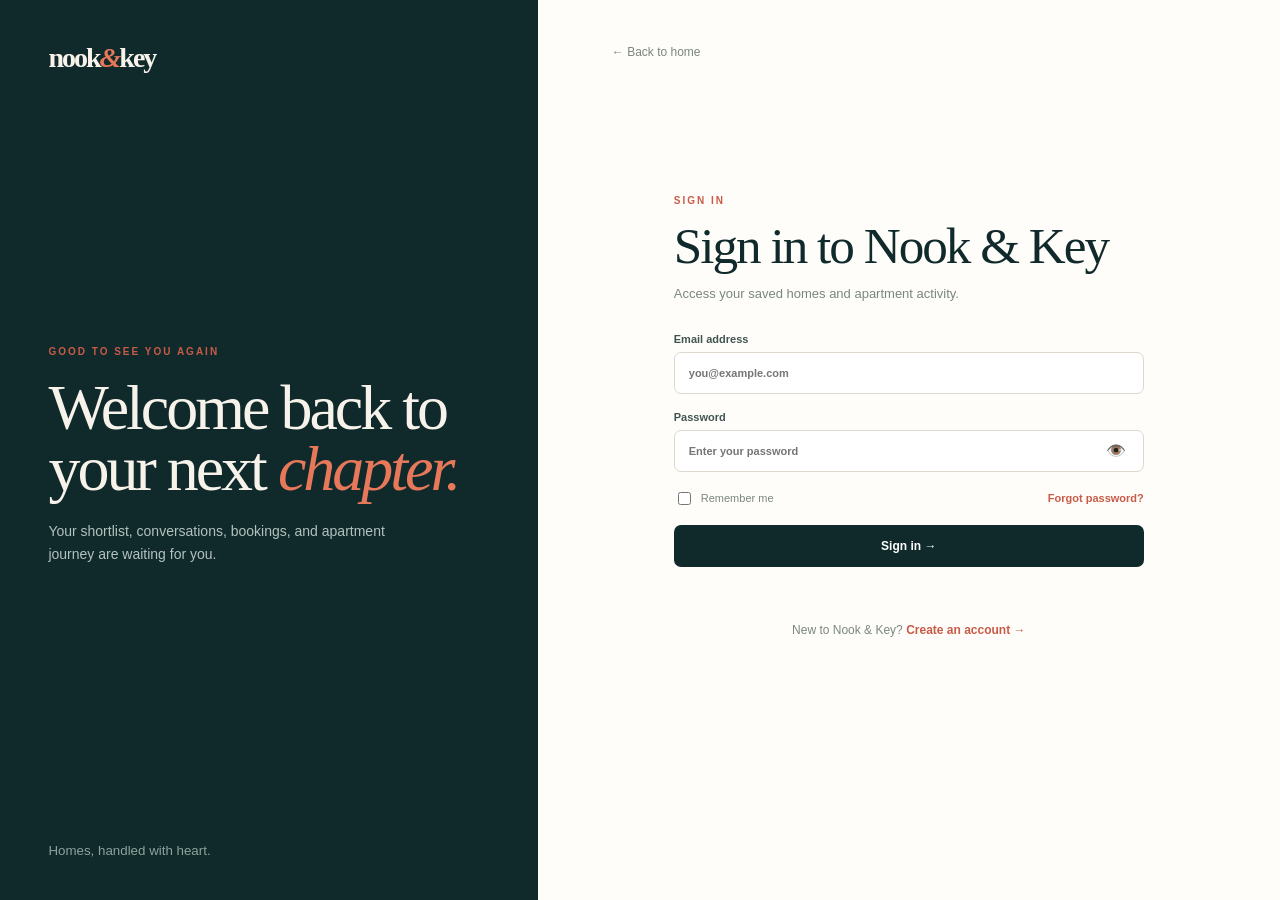
<file: src/main/resources/static/bookingManager_page.html>
<!DOCTYPE html>
<html lang="en">
<head>
  <meta charset="UTF-8" />
  <meta name="viewport" content="width=device-width, initial-scale=1.0" />
  <title>Booking manager dashboard | Nook & Key</title>
  <link rel="stylesheet" href="css/bookingManager_page.css" />
  <style>
    @keyframes spin {
      from { transform: rotate(0deg); }
      to { transform: rotate(360deg); }
    }
    @keyframes rowFadeIn {
      from { opacity: 0.15; transform: translateY(5px); }
      to { opacity: 1; transform: translateY(0); }
    }
    @keyframes shake {
      0%, 100% { transform: translateX(0); }
      20%, 60% { transform: translateX(-4px); }
      40%, 80% { transform: translateX(4px); }
    }
    .row-fade-in {
      animation: rowFadeIn 0.28s cubic-bezier(0.16, 1, 0.3, 1) forwards;
    }
  </style>
</head>
<body>
  <aside class="sidebar"><a href="index.html" class="logo">nook<span>&</span>key</a><div class="workspace-label">Booking operations</div><nav class="side-nav"><a class="active" href="#overview">▦ <span>Overview</span></a><a href="#bookings">□ <span>All bookings</span><b id="bookingCount">-</b></a><a href="#calendar">◷ <span>Calendar</span></a><a href="#viewings">⌂ <span>Viewings</span><b>3</b></a><a href="#reports">▥ <span>Reports</span></a></nav><div class="sidebar-bottom"><a href="index.html">↩ <span>Back to website</span></a><button id="logoutButton">⇥ <span>Sign out</span></button></div></aside>
  <main class="dashboard-main"><header class="topbar"><div><p class="eyebrow" id="todayDate">Wednesday, 17 September 2026</p><h1>Good morning, <em id="managerGreeting">Booking Manager.</em></h1></div><div class="topbar-actions"><button class="icon-button" onclick="document.getElementById('bookingSearch').focus()">⌕</button><button class="notification-button" id="managerNotifBtn" title="Notifications" style="position:relative;">◔<span id="managerNotifBadge" class="hidden" style="position:absolute; top:-3px; right:-3px; background:#e8785a; color:white; border-radius:50%; font-size:9px; width:15px; height:15px; display:inline-flex; align-items:center; justify-content:center; font-weight:bold;">0</span></button><div class="profile-chip" id="profileChip" style="cursor:pointer;" title="View and edit profile"><span class="avatar" id="userAvatar">BM</span><span><strong id="userFullName">Booking Manager</strong><small>Booking operations</small></span><span>⌄</span></div></div></header>
    <section class="operations-card"><div><p class="eyebrow">Today at a glance</p><h2>Keep every<br /><em>move in motion.</em></h2><p>Coordinate viewings, confirm bookings, and make the handoff from interest to keys feel effortless.</p></div><div class="date-card"><span id="dateCardDay">WED</span><strong id="dateCardNum">17</strong><small id="dateCardMonthYear">September 2026</small></div></section>
    <section class="stats-grid" style="grid-template-columns: repeat(auto-fit, minmax(180px, 1fr));">
      <article class="stat-card featured"><div class="stat-top"><span>Total bookings</span><span class="stat-icon">□</span></div><strong id="statTotalBookings">0</strong><p><b id="statPendingBookings">0</b> pending confirmation</p></article>
      <article class="stat-card"><div class="stat-top"><span>Accepted viewings</span><span class="stat-icon orange">◷</span></div><strong id="statAcceptedBookings">0</strong><p>Active scheduled appointments</p></article>
      <article class="stat-card"><div class="stat-top"><span>Completed viewings</span><span class="stat-icon green">✓</span></div><strong id="statCompletedBookings">0</strong><p>Successfully conducted</p></article>
      <article class="stat-card" id="statCardDisputes" style="cursor:pointer; border:1px solid #fed7aa; background:#fffaf5; transition: transform .2s, box-shadow .2s;" title="Click to view disputed bookings queue">
        <div class="stat-top"><span style="color:#c2410c; font-weight:700;">Dispute Queue</span><span class="stat-icon" style="color:#ea580c; background:#ffedd5;">⚖️</span></div>
        <strong id="statDisputedBookings" style="color:#c2410c;">0</strong>
        <p><b id="statOpenDisputes" style="color:#ea580c; font-weight:800;">0</b> open dispute cases</p>
      </article>
      <article class="stat-card"><div class="stat-top"><span>Operations status</span><span class="stat-icon purple">✓</span></div><strong>Active</strong><p>All dispatch channels live</p></article>
    </section>
    <section id="bookings" class="content-card">
      <div class="section-header">
        <div>
          <p class="eyebrow">Operations queue</p>
          <h2>Booking requests</h2>
        </div>
        <div class="header-actions">
          <button type="button" class="secondary-button" id="quickDisputesBtn" style="border:1px solid #fdba74; background:#fff7ed; color:#c2410c; font-weight:700; display:inline-flex; align-items:center; gap:6px;" title="Filter open disputes queue">
            <span>⚖️</span> Disputed Queue <span id="quickDisputeBadge" style="background:#ea580c; color:white; border-radius:10px; padding:1px 6px; font-size:9px; font-weight:800;">0</span>
          </button>
          <button class="secondary-button" id="refreshBookings">↻ Refresh</button>
        </div>
      </div>
      <div class="booking-toolbar" style="display: flex; gap: 9px; margin: 25px 0 14px; align-items: flex-start; flex-wrap: wrap;">
        <div style="flex: 1; min-width: 240px; display: flex; flex-direction: column; gap: 4px;">
          <div class="search-input" id="bookingSearchContainer" style="display: flex; align-items: center; gap: 8px; padding: 0 12px; border: 1px solid var(--line); border-radius: 7px; color: var(--muted); font-size: 16px; background: white; height: 38px; box-sizing: border-box; transition: border-color .2s, box-shadow .2s;">
            <span>⌕</span>
            <input id="bookingSearch" type="search" placeholder="Search buyer, property, owner, or payment ref..." style="width: 100%; padding: 8px 0; border: 0; outline: 0; font-size: 11px; background: transparent; color: var(--ink);" />
            <button type="button" id="clearBookingSearchBtn" style="display: none; border: none; background: transparent; color: #94a3b8; font-size: 15px; cursor: pointer; padding: 0 4px;" title="Clear search">✕</button>
          </div>
          <div id="bookingSearchValidationError" style="display: none; align-items: center; gap: 5px; color: #dc2626; font-size: 11px; font-weight: 600; padding: 2px 4px;">
            <span>⚠️</span>
            <span id="bookingSearchValidationText">Please enter a search term before searching.</span>
          </div>
        </div>
        <button type="button" id="bookingSearchBtn" class="primary-button" style="padding: 0 18px; font-size: 11px; height: 38px; display: inline-flex; align-items: center; gap: 6px; white-space: nowrap; border-radius: 7px; cursor: pointer;">
          <span>🔍</span> Search
        </button>
        <select id="bookingFilter" style="height: 38px; min-width: 155px; padding: 0 10px; border: 1px solid var(--line); border-radius: 7px; outline: 0; font-size: 11px; background: white; color: var(--ink); cursor: pointer;">
          <option value="ALL">All statuses</option>
          <option value="DISPUTED_OPEN" style="font-weight:bold; color:#c2410c;">⚠️ Open Disputes (Action Required)</option>
          <option value="DISPUTED" style="color:#b45309;">⚖️ All Disputed Bookings</option>
          <option value="PENDING">Pending</option>
          <option value="ACCEPTED">Accepted</option>
          <option value="CANCELLED">Cancelled (Refunds)</option>
          <option value="COMPLETED">Completed</option>
          <option value="REJECTED">Rejected</option>
        </select>
      </div>
      <div class="table-wrap"><table><thead><tr><th>Buyer</th><th>Property</th><th>Viewing Date</th><th>Listing Owner</th><th>Advance Paid</th><th>Status</th><th>Actions</th></tr></thead><tbody id="bookingTableBody"></tbody></table></div><div id="emptyState" class="empty-state hidden">No booking requests match your search.</div></section>
    <div class="lower-grid"><section id="calendar" class="content-card"><div class="section-header compact"><div><p class="eyebrow">Schedule</p><h2>Next on calendar</h2></div><a href="#calendar">Open calendar →</a></div><div class="calendar-list"><div><span class="calendar-day">17<strong>WED</strong></span><div><strong>The Fern House</strong><p>10:30 AM · Buyer viewing</p></div><span class="calendar-dot confirmed-dot"></span></div><div><span class="calendar-day">17<strong>WED</strong></span><div><strong>Aurelia Residences</strong><p>01:00 PM · Buyer viewing</p></div><span class="calendar-dot pending-dot"></span></div><div><span class="calendar-day">18<strong>THU</strong></span><div><strong>Canopy Court</strong><p>11:15 AM · Handover meeting</p></div><span class="calendar-dot purple-dot"></span></div></div></section><section id="reports" class="content-card"><div class="section-header compact"><div><p class="eyebrow">Team pulse</p><h2>Daily activity</h2></div><span class="live-label">● Live</span></div><div class="activity-chart"><div class="chart-bars"><i style="height:35%"></i><i style="height:55%"></i><i style="height:42%"></i><i style="height:78%"></i><i style="height:58%"></i><i style="height:88%"></i><i style="height:70%"></i></div><div class="chart-labels"><span>Mon</span><span>Tue</span><span>Wed</span><span>Thu</span><span>Fri</span><span>Sat</span><span>Sun</span></div></div><p class="activity-note"><b>+18%</b> more confirmed viewings than last week.</p></section></div>
  </main>

  <!-- Notifications Modal -->
  <div id="managerNotifModal" class="modal hidden">
    <div class="modal-card" style="width: min(100%, 520px); max-height: 80vh; overflow-y: auto;">
      <button class="close-button" id="closeManagerNotifModal">×</button>
      <div style="display:flex; align-items:center; justify-content:space-between; margin-bottom:14px;">
        <h3 style="margin:0; font-size:18px; color:var(--ink);">Operations Notifications</h3>
        <button id="refreshManagerNotifsBtn" style="border:none; background:transparent; color:var(--coral); cursor:pointer; font-size:12px; font-weight:bold;">↻ Refresh</button>
      </div>
      <div id="managerNotifList" style="display:grid; gap:10px; max-height:350px; overflow-y:auto;">
        <p style="color:var(--muted); font-size:13px;">Loading notifications...</p>
      </div>
      <div style="margin-top:20px; text-align:right;">
        <button class="secondary-button" id="closeManagerNotifModalBtn">Close</button>
      </div>
    </div>
  </div>

  <!-- Profile Details & Edit Modal -->
  <div id="profileModal" class="modal hidden">
    <div class="modal-card" style="width: min(100%, 520px); max-height: 90vh; overflow-y: auto;">
      <button class="close-button" id="closeProfileModal">×</button>
      <div style="display:flex; align-items:center; gap:16px; margin-bottom:16px;">
        <span class="avatar" id="modalAvatar" style="width:52px; height:52px; font-size:18px;">BM</span>
        <div>
          <h3 id="modalFullName" style="margin:0; font-size:18px; color:var(--ink);">Booking Manager</h3>
          <p style="margin:4px 0 0; font-size:13px; color:var(--muted);">Staff Account · <span style="color:var(--green); font-weight:bold;">ACTIVE</span></p>
        </div>
      </div>

      <!-- Tab Navigation -->
      <div style="display:flex; border-bottom:1px solid var(--line); margin-bottom:16px; gap:8px;">
        <button type="button" id="tabManagerProfileInfo" style="padding:8px 16px; border:none; background:transparent; font-size:12px; font-weight:700; color:var(--ink); border-bottom:2px solid var(--coral); cursor:pointer;">Personal Info</button>
        <button type="button" id="tabManagerPassword" style="padding:8px 16px; border:none; background:transparent; font-size:12px; font-weight:700; color:var(--muted); border-bottom:2px solid transparent; cursor:pointer;">Change Password 🔐</button>
      </div>

      <!-- Tab 1: Profile Info -->
      <div id="tabManagerContentProfile">
        <form id="updateProfileForm" style="display:grid; gap:12px;">
          <div style="display:grid; grid-template-columns:1fr 1fr; gap:10px;">
            <label style="font-size:11px; font-weight:bold; color:var(--ink);">First Name *
              <input type="text" id="editFirstName" required style="width:100%; padding:8px; margin-top:4px; border:1px solid var(--line); border-radius:6px; box-sizing:border-box;" />
            </label>
            <label style="font-size:11px; font-weight:bold; color:var(--ink);">Last Name *
              <input type="text" id="editLastName" required style="width:100%; padding:8px; margin-top:4px; border:1px solid var(--line); border-radius:6px; box-sizing:border-box;" />
            </label>
          </div>
          <label style="font-size:11px; font-weight:bold; color:var(--ink);">Email (Read-Only)
            <input type="email" id="editEmail" disabled style="width:100%; padding:8px; margin-top:4px; border:1px solid var(--line); border-radius:6px; background:#f5f5f5; color:var(--muted); box-sizing:border-box;" />
          </label>
          <label style="font-size:11px; font-weight:bold; color:var(--ink);">Phone Number
            <input type="tel" id="editPhone" placeholder="+94 77 123 4567" style="width:100%; padding:8px; margin-top:4px; border:1px solid var(--line); border-radius:6px; box-sizing:border-box;" />
          </label>
          <p id="profileMessage" class="message" style="margin:4px 0; font-size:11px; min-height:16px;"></p>
          <div style="display:flex; justify-content:space-between; align-items:center; margin-top:10px;">
            <button type="button" id="modalLogoutButton" class="secondary-button" style="color:var(--coral);">Sign out</button>
            <button type="submit" id="saveProfileBtn" class="primary-button" style="padding:9px 20px;">Save Changes →</button>
          </div>
        </form>
      </div>

      <!-- Tab 2: Change Password -->
      <div id="tabManagerContentPassword" class="hidden">
        <form id="changePasswordForm" style="display:grid; gap:12px;">
          <div style="background:#f0fdf4; border:1px solid #bbf7d0; border-radius:10px; padding:12px 14px; font-size:12px; color:#166534; display:flex; gap:12px; align-items:flex-start;">
            <span style="font-size:22px; line-height:1;">✉️</span>
            <div>
              <strong style="display:block; margin-bottom:2px; font-size:12.5px; color:#14532d;">Direct Security Email Alert</strong>
              Confirmation email will be sent directly to your logged-in account: 
              <strong id="changePasswordTargetEmail" style="color:#0f172a; text-decoration:underline;">[Logged-in Email]</strong>
              <div style="font-size:11px; color:#15803d; margin-top:3px;">Dispatched automatically to active session · No email selection or typing needed.</div>
            </div>
          </div>
          <label style="font-size:11px; font-weight:bold; color:var(--ink);">Current Password *
            <input type="password" id="changeCurrentPassword" required placeholder="Enter current password" style="width:100%; padding:9px; margin-top:4px; border:1px solid var(--line); border-radius:6px; box-sizing:border-box;" />
          </label>
          <label style="font-size:11px; font-weight:bold; color:var(--ink);">New Password (min 8 characters) *
            <input type="password" id="changeNewPassword" minlength="8" required placeholder="••••••••" style="width:100%; padding:9px; margin-top:4px; border:1px solid var(--line); border-radius:6px; box-sizing:border-box;" />
          </label>
          <label style="font-size:11px; font-weight:bold; color:var(--ink);">Confirm New Password *
            <input type="password" id="changeConfirmPassword" minlength="8" required placeholder="••••••••" style="width:100%; padding:9px; margin-top:4px; border:1px solid var(--line); border-radius:6px; box-sizing:border-box;" />
          </label>
          <p id="passwordChangeMessage" class="message" style="margin:4px 0; font-size:11px; min-height:16px;"></p>
          <div style="display:flex; justify-content:flex-end; align-items:center; margin-top:10px;">
            <button type="submit" id="savePasswordBtn" class="primary-button" style="padding:9px 22px;">Update Password & Send Email Alert →</button>
          </div>
        </form>
      </div>
    </div>
  </div>

  <!-- Dispute Resolution & Investigation Modal (UC - 06: Manage Booking Disputes) -->
  <div id="disputeModal" class="modal hidden" style="z-index: 1200;">
    <div class="modal-card" style="width: min(100%, 650px); max-height: 90vh; overflow-y: auto; padding: 26px 28px;">
      <button class="close-button" id="closeDisputeModal">×</button>
      
      <div style="display:flex; align-items:center; justify-content:space-between; margin-bottom:12px; border-bottom:1px solid var(--line); padding-bottom:12px;">
        <div>
          <span style="font-size:10px; font-weight:800; color:#ea580c; text-transform:uppercase; letter-spacing:1px; background:#fff7ed; padding:3px 8px; border-radius:12px; border:1px solid #fed7aa;">
            Dispute Resolution Mediation (UC-06)
          </span>
          <h2 style="margin:6px 0 0; font-size:22px; color:var(--ink);">Case <span id="disputeModalCaseId">#DSP-BK</span></h2>
        </div>
        <div id="disputeModalCurrentBadge" style="font-size:11px; font-weight:bold; padding:4px 10px; border-radius:16px; background:#ffedd5; color:#c2410c;">
          OPEN
        </div>
      </div>

      <!-- Dispute Overview Cards -->
      <div style="display:grid; grid-template-columns:1fr 1fr; gap:12px; margin-bottom:16px;">
        <!-- Left: Complainant details -->
        <div style="background:#fffaf0; border:1px solid #fde68a; border-radius:9px; padding:12px;">
          <div style="font-size:10px; font-weight:800; color:#b45309; text-transform:uppercase; margin-bottom:4px; display:flex; align-items:center; gap:5px;">
            <span>⚠️</span> Raised By Complainant
          </div>
          <strong id="disputeModalRaisedBy" style="font-size:13px; color:#1e293b; display:block;">—</strong>
          <div id="disputeModalRaisedDate" style="font-size:11px; color:#64748b; margin-top:2px;">—</div>
          <div style="margin-top:8px; font-size:11.5px; color:#1e293b; background:white; padding:8px 10px; border-radius:6px; border:1px solid #fed7aa;">
            <strong style="display:block; font-size:10.5px; color:#c2410c; margin-bottom:2px;">Dispute Category:</strong>
            <span id="disputeModalReasonCategory" style="font-weight:700;">—</span>
          </div>
        </div>

        <!-- Right: Booking & Payment info -->
        <div style="background:#f8fafc; border:1px solid #e2e8f0; border-radius:9px; padding:12px;">
          <div style="font-size:10px; font-weight:800; color:#475569; text-transform:uppercase; margin-bottom:4px; display:flex; align-items:center; gap:5px;">
            <span>📋</span> Viewing & Deposit
          </div>
          <strong id="disputeModalProperty" style="font-size:13px; color:#0f172a; display:block;">—</strong>
          <div id="disputeModalSchedule" style="font-size:11px; color:#475569; margin-top:2px;">—</div>
          <div style="margin-top:8px; display:flex; justify-content:space-between; align-items:center; background:white; padding:6px 10px; border-radius:6px; border:1px solid #cbd5e1;">
            <div>
              <span style="font-size:10px; color:#64748b; display:block;">Deposit Held:</span>
              <strong id="disputeModalAdvanceAmount" style="font-size:12px; color:#0f172a;">LKR 5,000</strong>
            </div>
            <span id="disputeModalTxnRef" style="font-size:9.5px; font-family:monospace; color:#64748b; background:#f1f5f9; padding:2px 6px; border-radius:4px;">TXN</span>
          </div>
        </div>
      </div>

      <!-- Parties Contact Bar -->
      <div style="display:grid; grid-template-columns:1fr 1fr; gap:12px; margin-bottom:14px; background:#f1f5f9; padding:10px 12px; border-radius:8px; font-size:11.5px;">
        <div>
          <span style="color:#64748b; font-size:10px; font-weight:bold; display:block;">BUYER</span>
          <strong id="disputeModalBuyerName">—</strong>
          <div id="disputeModalBuyerContact" style="color:#475569; font-size:10.5px;">—</div>
        </div>
        <div>
          <span style="color:#64748b; font-size:10px; font-weight:bold; display:block;">LISTING OWNER / AGENT</span>
          <strong id="disputeModalOwnerName">—</strong>
          <div id="disputeModalOwnerContact" style="color:#475569; font-size:10.5px;">—</div>
        </div>
      </div>

      <!-- Complainant Full Statement / Evidence -->
      <div style="margin-bottom:16px;">
        <label style="font-size:11px; font-weight:bold; color:var(--ink); display:block; margin-bottom:5px;">
          Complainant's Grievance & Investigation Notes:
        </label>
        <div id="disputeModalStatement" style="background:#fff; border:1px solid #cbd5e1; border-radius:8px; padding:12px; font-size:12px; line-height:1.5; color:#334155; max-height:110px; overflow-y:auto; font-style:italic;">
          —
        </div>
      </div>

      <!-- Past Resolution (if already resolved) -->
      <div id="disputeModalPastResolutionBox" class="hidden" style="margin-bottom:16px; background:#ecfdf5; border:1px solid #a7f3d0; border-radius:8px; padding:12px;">
        <div style="font-size:11px; font-weight:800; color:#065f46; display:flex; align-items:center; gap:6px; margin-bottom:4px;">
          <span>✓</span> Documented Resolution Record
        </div>
        <div style="font-size:12px; color:#14532d;">
          Decision: <strong id="disputeModalPastDecision">—</strong> · Date: <span id="disputeModalPastDate">—</span>
        </div>
        <p id="disputeModalPastNotes" style="margin:4px 0 0; font-size:11.5px; color:#166534; font-style:italic;"></p>
        <div id="disputeModalPastManager" style="font-size:10px; color:#15803d; margin-top:4px;">—</div>
      </div>

      <!-- Resolution Action Form (Step 3 & 3a) -->
      <form id="disputeResolutionForm" style="display:grid; gap:14px;">
        <input type="hidden" id="disputeBookingId" />

        <div style="border-top:1px solid var(--line); padding-top:14px;">
          <label style="font-size:11.5px; font-weight:bold; color:var(--ink); display:block; margin-bottom:6px;">
            1. Select Documented Resolution Decision *
          </label>
          <div style="display:grid; grid-template-columns:1fr 1fr; gap:8px;">
            <label style="display:flex; align-items:center; gap:8px; padding:8px 10px; border:1px solid #86efac; background:#f0fdf4; border-radius:7px; cursor:pointer; font-size:11px;">
              <input type="radio" name="disputeDecisionRadio" value="FULL_REFUND" checked />
              <span><strong>🟢 Full Refund</strong> (100% - LKR 5,000)</span>
            </label>
            <label style="display:flex; align-items:center; gap:8px; padding:8px 10px; border:1px solid #bfdbfe; background:#eff6ff; border-radius:7px; cursor:pointer; font-size:11px;">
              <input type="radio" name="disputeDecisionRadio" value="PARTIAL_REFUND" />
              <span><strong>🟡 Partial Refund</strong> (50% - LKR 2,500)</span>
            </label>
            <label style="display:flex; align-items:center; gap:8px; padding:8px 10px; border:1px solid #fed7aa; background:#fff7ed; border-radius:7px; cursor:pointer; font-size:11px;">
              <input type="radio" name="disputeDecisionRadio" value="NO_REFUND" />
              <span><strong>🔴 Forfeit Deposit</strong> (LKR 0 to Buyer)</span>
            </label>
            <label style="display:flex; align-items:center; gap:8px; padding:8px 10px; border:1px solid #e9d5ff; background:#faf5ff; border-radius:7px; cursor:pointer; font-size:11px;">
              <input type="radio" name="disputeDecisionRadio" value="RESCHEDULE" />
              <span><strong>🔄 Mutual Reschedule</strong></span>
            </label>
            <label style="display:flex; align-items:center; gap:8px; padding:8px 10px; border:1px solid #cbd5e1; background:#f8fafc; border-radius:7px; cursor:pointer; font-size:11px;">
              <input type="radio" name="disputeDecisionRadio" value="DISMISSED" />
              <span><strong>⚪ Dismiss Dispute</strong></span>
            </label>
            <label style="display:flex; align-items:center; gap:8px; padding:8px 10px; border:1px solid #fca5a5; background:#fef2f2; border-radius:7px; cursor:pointer; font-size:11px;">
              <input type="radio" name="disputeDecisionRadio" value="ESCALATED_ADMIN" />
              <span><strong>🚨 Escalate to Admin</strong></span>
            </label>
          </div>
        </div>

        <!-- Conditional Reschedule Date/Time Inputs -->
        <div id="disputeRescheduleGroup" class="hidden" style="background:#f5f3ff; border:1px solid #ddd6fe; border-radius:8px; padding:10px; display:grid; grid-template-columns:1fr 1fr; gap:10px;">
          <label style="font-size:11px; font-weight:bold; color:#4c1d95;">New Agreed Viewing Date
            <input type="date" id="disputeNewDate" style="width:100%; padding:7px; border:1px solid #c4b5fd; border-radius:5px; margin-top:3px;" />
          </label>
          <label style="font-size:11px; font-weight:bold; color:#4c1d95;">New Agreed Viewing Time
            <input type="text" id="disputeNewTime" placeholder="e.g. 11:00 AM - 12:00 PM" style="width:100%; padding:7px; border:1px solid #c4b5fd; border-radius:5px; margin-top:3px;" />
          </label>
        </div>

        <!-- Conditional Custom Refund Amount Input -->
        <div id="disputeRefundAmountGroup" class="hidden" style="background:#eff6ff; border:1px solid #bfdbfe; border-radius:8px; padding:10px;">
          <label style="font-size:11px; font-weight:bold; color:#1e40af;">Custom Refund Amount (LKR)
            <input type="number" id="disputeCustomRefund" value="2500" min="0" max="5000" step="100" style="width:100%; padding:7px; border:1px solid #93c5fd; border-radius:5px; margin-top:3px;" />
          </label>
        </div>

        <!-- Documented Resolution Notes -->
        <div>
          <label style="font-size:11.5px; font-weight:bold; color:var(--ink); display:block; margin-bottom:4px;">
            2. Documented Resolution Outcome & Manager's Justification *
          </label>
          <div style="display:flex; gap:6px; margin-bottom:6px; flex-wrap:wrap;">
            <button type="button" class="dispute-preset-btn" data-text="Full refund approved to buyer due to confirmed absence of listing owner at scheduled appointment." style="font-size:10px; padding:3px 8px; border-radius:4px; border:1px solid #cbd5e1; background:#fff; cursor:pointer;">+ Absent Owner</button>
            <button type="button" class="dispute-preset-btn" data-text="50% partial refund authorized per standard cancellation policy; viewing cancelled." style="font-size:10px; padding:3px 8px; border-radius:4px; border:1px solid #cbd5e1; background:#fff; cursor:pointer;">+ 50% Mutual Policy</button>
            <button type="button" class="dispute-preset-btn" data-text="Buyer failed to attend viewing without prior notice; advance payment deposit forfeited." style="font-size:10px; padding:3px 8px; border-radius:4px; border:1px solid #cbd5e1; background:#fff; cursor:pointer;">+ Buyer No-Show</button>
            <button type="button" class="dispute-preset-btn" data-text="Both parties contacted and mutually consented to reschedule the property viewing." style="font-size:10px; padding:3px 8px; border-radius:4px; border:1px solid #cbd5e1; background:#fff; cursor:pointer;">+ Mutual Reschedule</button>
            <button type="button" class="dispute-preset-btn" data-text="Complaint reviewed and dismissed; both parties notified." style="font-size:10px; padding:3px 8px; border-radius:4px; border:1px solid #cbd5e1; background:#fff; cursor:pointer;">+ Dismiss Grievance</button>
          </div>
          <textarea id="disputeResolutionNotes" required rows="3" placeholder="Enter detailed reason and documented instructions for this resolution decision..." style="width:100%; padding:9px; border:1px solid var(--line); border-radius:7px; font-size:11.5px; font-family:Arial,sans-serif; box-sizing:border-box;"></textarea>
        </div>

        <!-- Dual Notification Notice -->
        <div style="background:#f8fafc; border:1px solid #e2e8f0; border-radius:8px; padding:10px 12px; display:flex; align-items:center; gap:10px; font-size:11px; color:#475569;">
          <input type="checkbox" id="disputeNotifyParties" checked style="width:16px; height:16px; cursor:pointer;" />
          <label for="disputeNotifyParties" style="cursor:pointer; margin:0;">
            <strong>Step 4 Dual Notification:</strong> Automatically send resolution notification and documented outcome to both Buyer and Listing Owner.
          </label>
        </div>

        <p id="disputeModalMessage" class="message" style="margin:2px 0; font-size:11px; min-height:16px;"></p>

        <div style="display:flex; justify-content:flex-end; gap:9px; margin-top:8px;">
          <button type="button" class="secondary-button" id="cancelDisputeModalBtn">Close</button>
          <button type="submit" id="submitDisputeResolutionBtn" class="primary-button" style="padding:9px 20px; background:#102a2c; color:white;">
            ⚖️ Record Resolution Decision →
          </button>
        </div>
      </form>
    </div>
  </div>

  <script src="js/bookingManager_page.js?v=20261007_1"></script>
</body>
</html>
</file>
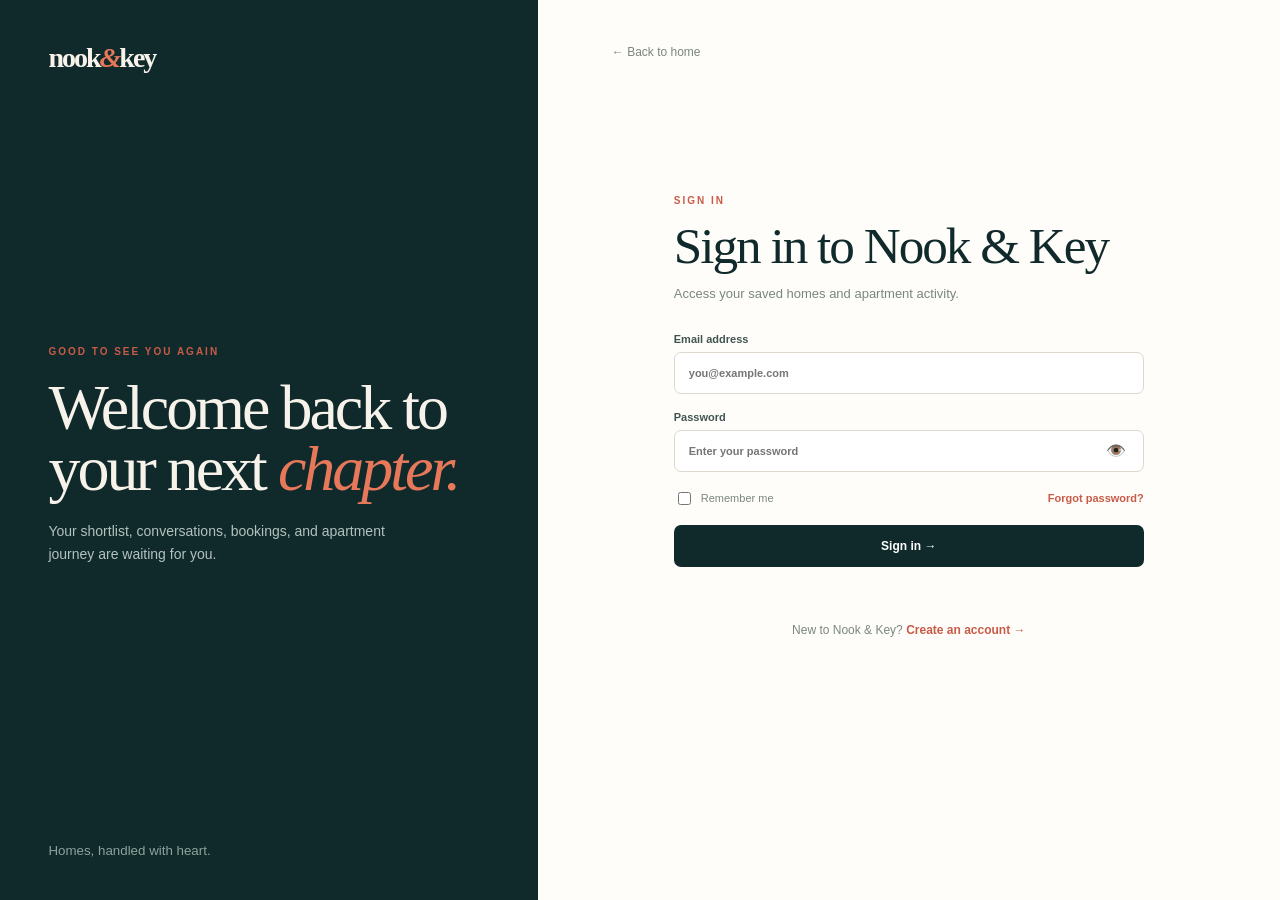
<file: src/main/resources/static/buyer_page.html>
<!DOCTYPE html>
<html lang="en">
<head>
  <meta charset="UTF-8" />
  <meta name="viewport" content="width=device-width, initial-scale=1.0" />
  <title>Buyer dashboard | Nook & Key</title>
  <link rel="stylesheet" href="css/buyer_page.css" />
  <link rel="stylesheet" href="css/paddle_billing.css" />
  <link rel="stylesheet" href="css/i18n.css" />
  <style>
    .hidden { display: none !important; }
    .modal {
      position: fixed; inset: 0; z-index: 1000;
      display: flex; justify-content: center; align-items: flex-start;
      padding: 30px 16px 60px; background: rgba(16,42,44,0.68);
      backdrop-filter: blur(4px);
      overflow-y: auto; -webkit-overflow-scrolling: touch;
    }
    .modal-card {
      position: relative; width: min(100%, 720px);
      margin: 20px auto 40px; padding: 0;
      border-radius: 16px; background: var(--paper, #fffdf9);
      box-shadow: 0 25px 60px rgba(16,42,44,0.35);
    }
    .modal::-webkit-scrollbar { width: 8px; }
    .modal::-webkit-scrollbar-track { background: rgba(16,42,44,0.15); border-radius: 8px; }
    .modal::-webkit-scrollbar-thumb { background: #94a3b8; border-radius: 8px; }
    .modal::-webkit-scrollbar-thumb:hover { background: #64748b; }
    .home-card {
      cursor: pointer;
      transition: transform 0.2s ease, box-shadow 0.2s ease;
    }
    .home-card:hover {
      transform: translateY(-4px);
      box-shadow: 0 12px 28px rgba(16,42,44,0.12);
    }
    .amenity-chip {
      display: inline-flex; align-items: center; gap: 5px;
      padding: 5px 11px; border-radius: 20px; font-size: 11.5px;
      font-weight: 600; color: #166534; background: white;
      border: 1px solid #86efac; box-shadow: 0 1px 3px rgba(0,0,0,0.04);
    }
    .profile-modal-overlay {
      position: fixed; inset: 0; background: rgba(16,42,44,0.4);
      backdrop-filter: blur(4px); display: flex; align-items: center;
      justify-content: center; z-index: 1000;
    }
    .profile-modal-card {
      background: white; border-radius: 12px; padding: 28px;
      max-width: 420px; width: 90%; box-shadow: 0 20px 40px rgba(0,0,0,0.15);
      position: relative; animation: fadeIn .2s ease;
    }
    @keyframes fadeIn { from { opacity: 0; transform: translateY(-8px); } to { opacity: 1; transform: translateY(0); } }
  </style>
</head>
<body>
  <aside class="sidebar">
    <a href="index.html" class="logo">nook<span>&</span>key</a>
    <div class="workspace-label" data-i18n="buyer_role">Buyer dashboard</div>
    <nav class="side-nav">
      <a class="active" href="#overview">▦ <span data-i18n="buyer_nav_browse">Overview</span></a>
      <a href="#discover">⌕ <span data-i18n="buyer_nav_browse">Discover homes</span></a>
      <a href="#saved">♡ <span data-i18n="buyer_nav_saved">Saved homes</span><b id="savedCount">0</b></a>
      <a href="#viewings">□ <span data-i18n="buyer_nav_viewings">My viewings</span><b>0</b></a>
      <a href="#applications">▤ <span data-i18n="buyer_nav_applications">Applications</span></a>
    </nav>
    <div class="sidebar-bottom">
      <a href="index.html">↩ <span data-i18n="nav_back">Back to website</span></a>
      <button id="logoutButton">⇥ <span data-i18n="nav_signout">Sign out</span></button>
    </div>
  </aside>

  <main class="dashboard-main">
    <header class="topbar">
      <div>
        <p class="eyebrow" id="todayDate">Today</p>
        <h1 id="greetingHeading">Good morning, <em id="userFirstName">there.</em></h1>
      </div>
      <div class="topbar-actions">
        <!-- Language Switcher Dropdown (English, Sinhala, Tamil) -->
        <div class="lang-selector-dropdown" id="langDropdown">
          <button class="lang-btn" id="langBtn" type="button" aria-haspopup="true" aria-expanded="false" title="Switch language / භාෂාව / மொழி">
            <span class="lang-flag" id="currentLangFlag">🇬🇧</span>
            <span class="lang-label" id="currentLangLabel">English</span>
            <span class="lang-caret">▾</span>
          </button>
          <div class="lang-menu" id="langMenu">
            <button type="button" class="lang-item active" data-lang="en">
              <span class="lang-item-flag">🇬🇧</span>
              <span class="lang-item-text"><strong>English</strong> <small>Default</small></span>
            </button>
            <button type="button" class="lang-item" data-lang="si">
              <span class="lang-item-flag">🇱🇰</span>
              <span class="lang-item-text"><strong>සිංහල</strong> <small>Sinhala</small></span>
            </button>
            <button type="button" class="lang-item" data-lang="ta">
              <span class="lang-item-flag">🇱🇰</span>
              <span class="lang-item-text"><strong>தமிழ்</strong> <small>Tamil</small></span>
            </button>
          </div>
        </div>

        <button class="icon-button" onclick="document.getElementById('homeSearch').focus()" title="Search">⌕</button>
        <button class="notification-button" id="buyerNotifBtn" title="Notifications" style="position:relative;">
          ◔<span id="buyerNotifBadge" class="hidden" style="position:absolute; top:-3px; right:-3px; background:#e8785a; color:white; border-radius:50%; font-size:9px; width:15px; height:15px; display:inline-flex; align-items:center; justify-content:center; font-weight:bold;">0</span>
        </button>
        <div class="profile-chip" id="profileChip" style="cursor:pointer;" title="View and edit your profile">
          <span class="avatar" id="userAvatar">B</span>
          <span>
            <strong id="userFullName">Apartment Buyer</strong>
            <small id="userRoleBadge" data-i18n="buyer_role">Apartment buyer</small>
          </span>
          <span>⌄</span>
        </div>
      </div>
    </header>

    <section id="overview" class="welcome-card">
      <div>
        <p class="eyebrow" data-i18n="welcome_eyebrow">Your next address</p>
        <h2 data-i18n="welcome_title">Find a space that feels<br /><em>like home.</em></h2>
        <p data-i18n="welcome_desc">Explore verified apartments, save your favorites, and book viewings with confidence.</p>
      </div>
      <button class="primary-button" onclick="document.getElementById('discover').scrollIntoView({behavior:'smooth'})" data-i18n="welcome_btn">Explore homes →</button>
    </section>

    <section class="stats-grid">
      <article class="stat-card featured">
        <div class="stat-top">
          <span data-i18n="stat_saved_title">Saved homes</span>
          <span class="stat-icon">♡</span>
        </div>
        <strong id="savedStat">0</strong>
        <p><b data-i18n="stat_saved_sub">Shortlisted properties</b></p>
      </article>
      <article class="stat-card">
        <div class="stat-top">
          <span data-i18n="stat_viewings_title">Confirmed viewings</span>
          <span class="stat-icon orange">□</span>
        </div>
        <strong id="confirmedViewingsStat">0</strong>
        <p><b data-i18n="stat_viewings_sub">Scheduled appointments</b></p>
      </article>
      <article class="stat-card">
        <div class="stat-top">
          <span data-i18n="stat_locations_title">Prime locations</span>
          <span class="stat-icon green">📍</span>
        </div>
        <strong>14+</strong>
        <p><b data-i18n="stat_locations_sub">Colombo & suburbs</b></p>
      </article>
      <article class="stat-card">
        <div class="stat-top">
          <span data-i18n="stat_booking_title">Direct booking</span>
          <span class="stat-icon purple">✓</span>
        </div>
        <strong>Active</strong>
        <p><b data-i18n="stat_booking_sub">Instant agent coordination</b></p>
      </article>
    </section>

    <section id="discover" class="content-card">
      <div class="section-header">
        <div>
          <p class="eyebrow" data-i18n="section_featured_eyebrow">Curated for you</p>
          <h2 data-i18n="section_featured_title">Homes worth seeing</h2>
        </div>
        <a href="#discover" data-i18n="section_featured_sub">View all homes →</a>
      </div>
      <!-- Comprehensive Property Search & Filter Center -->
      <div class="search-toolbar-wrapper" style="background: white; border: 1px solid var(--line); border-radius: 14px; padding: 18px 20px; margin: 18px 0 24px; box-shadow: 0 4px 18px rgba(16,42,44,0.04);">
        
        <!-- Search Toolbar Inputs Grid -->
        <div style="display: grid; grid-template-columns: 1.5fr 1fr 1fr auto auto; gap: 12px; align-items: flex-start;" class="buyer-filter-grid">
          
          <!-- 1. Apartment Name / Title Search -->
          <div style="display: flex; flex-direction: column;">
            <label for="homeSearch" style="display: block; font-size: 11px; font-weight: 700; color: var(--ink); margin-bottom: 5px;">
              🏢 Apartment Name / Title
            </label>
            <div class="search-input" id="searchContainer" style="height: 40px; margin: 0; background: var(--cream); border: 1px solid var(--line); border-radius: 8px; display: flex; align-items: center; padding: 0 12px; transition: border-color .2s, box-shadow .2s;">
              <span style="color: var(--muted); font-size: 15px; user-select: none;">⌕</span>
              <input id="homeSearch" type="search" placeholder="Search apartment name, title..." data-i18n-placeholder="search_placeholder" style="width: 100%; border: none; background: transparent; outline: none; font-size: 12px; padding: 6px 8px; color: var(--ink);" />
              <button type="button" id="clearSearchInputBtn" style="display:none; border:none; background:transparent; color:#94a3b8; font-size:15px; cursor:pointer; padding:0 4px;" title="Clear search">✕</button>
            </div>
            <div id="searchValidationError" style="display:none; align-items:center; gap:5px; color:#dc2626; font-size:11px; font-weight:600; padding:4px 2px;">
              <span>⚠️</span>
              <span id="searchValidationText" data-i18n="search_error_empty">Please enter a search term (e.g. apartment name or location) before searching.</span>
            </div>
          </div>

          <!-- 2. City Filter Dropdown -->
          <div>
            <label for="filterCity" style="display: block; font-size: 11px; font-weight: 700; color: var(--ink); margin-bottom: 5px;">
              📍 City / Location
            </label>
            <select id="filterCity" style="width: 100%; height: 40px; border: 1px solid var(--line); border-radius: 8px; padding: 0 10px; font-size: 12px; background: var(--cream); color: var(--ink); cursor: pointer;">
              <option value="ALL">All Cities (Island-wide)</option>
              <option value="Colombo">Colombo (All)</option>
              <option value="Colombo 02">Colombo 02</option>
              <option value="Colombo 03">Colombo 03</option>
              <option value="Colombo 05">Colombo 05</option>
              <option value="Colombo 07">Colombo 07</option>
              <option value="Colombo 08">Colombo 08</option>
              <option value="Rajagiriya">Rajagiriya</option>
              <option value="Kandy">Kandy</option>
              <option value="Panadura">Panadura</option>
              <option value="Aluthgama">Aluthgama</option>
            </select>
          </div>

          <!-- 3. Price Range Dropdown -->
          <div>
            <label for="filterPriceRange" style="display: block; font-size: 11px; font-weight: 700; color: var(--ink); margin-bottom: 5px;">
              💰 Price Range (LKR)
            </label>
            <select id="filterPriceRange" style="width: 100%; height: 40px; border: 1px solid var(--line); border-radius: 8px; padding: 0 10px; font-size: 12px; background: var(--cream); color: var(--ink); cursor: pointer;">
              <option value="ALL">Any Price</option>
              <option value="0-25000000">Under LKR 25M</option>
              <option value="25000000-50000000">LKR 25M – 50M</option>
              <option value="50000000-100000000">LKR 50M – 100M</option>
              <option value="100000000-9999999999">Above LKR 100M</option>
              <option value="CUSTOM">Custom Price...</option>
            </select>
          </div>

          <!-- Search Action Button -->
          <div>
            <label style="display: block; font-size: 11px; font-weight: 700; visibility: hidden; margin-bottom: 5px;">&nbsp;</label>
            <button id="searchBtn" type="button" class="primary-button" style="height: 40px; padding: 0 18px; font-size: 12px; display: inline-flex; align-items: center; gap: 6px; cursor: pointer; border-radius: 8px; white-space: nowrap;">
              <span data-i18n="search_btn">Search</span>
            </button>
          </div>

          <!-- Clear / Reset Button -->
          <div>
            <label style="display: block; font-size: 11px; font-weight: 700; visibility: hidden; margin-bottom: 5px;">&nbsp;</label>
            <button id="clearSearchBtn" type="button" class="secondary-button" style="height: 40px; padding: 0 14px; font-size: 12px; display: inline-flex; align-items: center; gap: 4px; cursor: pointer; border-radius: 8px; white-space: nowrap;">
              <span data-i18n="search_reset">Reset</span>
            </button>
          </div>
        </div>

        <!-- Custom Min/Max Price Inputs (Toggleable) -->
        <div id="customPriceBox" style="display: none; grid-template-columns: 1fr 1fr; gap: 12px; margin-top: 14px; padding-top: 12px; border-top: 1px dashed var(--line);">
          <div>
            <label for="filterMinPrice" style="display: block; font-size: 11px; font-weight: 600; color: var(--muted); margin-bottom: 4px;">Min Price (LKR)</label>
            <input type="number" id="filterMinPrice" placeholder="e.g. 10000000" step="500000" min="0" style="width: 100%; height: 36px; padding: 0 10px; border: 1px solid var(--line); border-radius: 6px; font-size: 12px; background: white;" />
          </div>
          <div>
            <label for="filterMaxPrice" style="display: block; font-size: 11px; font-weight: 600; color: var(--muted); margin-bottom: 4px;">Max Price (LKR)</label>
            <input type="number" id="filterMaxPrice" placeholder="e.g. 60000000" step="500000" min="0" style="width: 100%; height: 36px; padding: 0 10px; border: 1px solid var(--line); border-radius: 6px; font-size: 12px; background: white;" />
          </div>
        </div>

        <!-- Amenities Multi-Select Filter Row -->
        <div style="margin-top: 16px; padding-top: 14px; border-top: 1px solid var(--line);">
          <div style="display: flex; justify-content: space-between; align-items: center; margin-bottom: 10px; flex-wrap: wrap; gap: 8px;">
            <label style="font-size: 11.5px; font-weight: 700; color: var(--ink); display: flex; align-items: center; gap: 6px;">
              <span>✦ Filter by Amenities:</span>
              <small style="font-weight: normal; color: var(--muted);">(Select amenities to filter residences)</small>
            </label>
            <span id="activeAmenityCountBadge" style="font-size: 10.5px; color: var(--muted);">0 selected</span>
          </div>
          <div id="amenityFilterChips" style="display: flex; flex-wrap: wrap; gap: 8px;">
            <!-- Dynamically populated and clickable amenity chips -->
          </div>
        </div>

        <!-- Filter Status Bar & Active Match Count -->
        <div style="display: flex; justify-content: space-between; align-items: center; margin-top: 14px; padding-top: 10px; border-top: 1px solid #f1f5f9; font-size: 11.5px; color: var(--muted); flex-wrap: wrap; gap: 8px;">
          <div id="filterSummaryText">Showing all available residences</div>
          <div style="display: flex; gap: 8px; align-items: center;">
            <span style="display: inline-block; width: 7px; height: 7px; border-radius: 50%; background: #22c55e;"></span>
            <span id="homesCountBadge">0 residences found</span>
          </div>
        </div>
      </div>
      <div id="homeGrid" class="home-grid"></div>
    </section>

    <div class="lower-grid">
      <section id="saved" class="content-card">
        <div class="section-header compact">
          <div>
            <p class="eyebrow" data-i18n="section_saved_sub">Your shortlist</p>
            <h2 data-i18n="section_saved_title">Saved residences</h2>
          </div>
          <span id="savedCountBadge" style="background:#fbe7dd; color:#c85b47; font-size:11px; font-weight:800; padding:3px 10px; border-radius:20px;">0 saved</span>
        </div>
        <div class="saved-list" id="savedResidenceContainer">
          <p style="padding:15px 0;color:#7a8681;font-size:13px;">Browse apartments above and click the heart icon (♡) to save your favourite residences here.</p>
        </div>
      </section>

      <section id="viewings" class="content-card">
        <div class="section-header compact">
          <div>
            <p class="eyebrow" data-i18n="section_viewings_sub">On your calendar</p>
            <h2 data-i18n="section_viewings_title">Upcoming viewings</h2>
          </div>
          <div style="display:flex; gap:6px; align-items:center; flex-wrap:wrap;">
            <button type="button" id="filterViewingsConfirmed" style="padding:5px 12px; font-size:11px; font-weight:700; border-radius:6px; border:1px solid #102a2c; background:#102a2c; color:white; cursor:pointer; transition:all 0.2s;">
              Confirmed (<span id="confirmedFilterBadge">0</span>)
            </button>
            <button type="button" id="filterViewingsAll" style="padding:5px 12px; font-size:11px; font-weight:600; border-radius:6px; border:1px solid #cbd5e1; background:white; color:#64748b; cursor:pointer; transition:all 0.2s;">
              All History (<span id="allFilterBadge">0</span>)
            </button>
            <button type="button" id="filterViewingsDisputed" style="padding:5px 12px; font-size:11px; font-weight:600; border-radius:6px; border:1px solid #fed7aa; background:white; color:#c2410c; cursor:pointer; transition:all 0.2s;">
              ⚖️ Disputes (<span id="disputedFilterBadge">0</span>)
            </button>
          </div>
        </div>
        <div class="viewing-list">
          <p style="padding:15px 0;color:#7a8681;font-size:13px;" data-i18n="section_viewings_sub">You have no upcoming viewings scheduled yet.</p>
        </div>
      </section>
    </div>
  </main>

  <!-- Apartment & Agent Full Details Modal -->
  <div id="apartmentDetailsModal" class="modal hidden" style="z-index: 1050;">
    <div class="modal-card" style="width: min(100%, 720px); max-height: 90vh; overflow-y: auto; overflow-x: hidden; padding: 0; border-radius: 18px; background: #fffdf9; box-shadow: 0 20px 40px rgba(16,42,44,0.3); border: 1px solid rgba(222,216,204,0.8);">
      <!-- Hero Image & Quick Header -->
      <div style="position: relative; width: 100%; height: 260px; background: #102a2c; overflow: hidden; border-top-left-radius: 18px; border-top-right-radius: 18px;">
        <img id="detailModalImage" src="" alt="Apartment" style="width: 100%; height: 100%; object-fit: cover;" />
        <div style="position: absolute; inset: 0; background: linear-gradient(180deg, rgba(16,42,44,0.15) 0%, rgba(16,42,44,0.85) 100%);"></div>
        
        <!-- Close Button -->
        <button id="closeApartmentDetailsModal" class="close-button" style="position: absolute; top: 16px; right: 18px; z-index: 10; width: 34px; height: 34px; border: 1px solid rgba(255,255,255,0.3); border-radius: 50%; color: #fff; background: rgba(16,42,44,0.6); backdrop-filter: blur(4px); display: flex; align-items: center; justify-content: center; font-size: 20px; cursor: pointer;" title="Close">×</button>
        
        <!-- Header Badges -->
        <div style="position: absolute; top: 16px; left: 18px; display: flex; gap: 8px; flex-wrap: wrap;">
          <span id="detailModalVerifiedBadge" style="background: rgba(255,255,255,0.95); backdrop-filter: blur(4px); color: #065f46; font-size: 10.5px; font-weight: 800; padding: 3px 10px; border-radius: 20px; border: 1px solid #a7f3d0; box-shadow: 0 2px 8px rgba(0,0,0,0.15);">✓ Verified Listing</span>
          <span id="detailModalPropertyType" style="background: rgba(16,42,44,0.8); color: #ffd3c2; font-size: 10.5px; font-weight: 700; padding: 3px 10px; border-radius: 20px; border: 1px solid rgba(232,120,90,0.4);">Apartment</span>
        </div>

        <!-- Price & Title in Hero Overlay -->
        <div style="position: absolute; bottom: 18px; left: 24px; right: 24px; color: white;">
          <p id="detailModalEyebrow" style="margin: 0 0 4px; font-size: 10.5px; text-transform: uppercase; letter-spacing: 1.5px; color: #ffc5b0; font-weight: bold;">Verified Residence</p>
          <div style="display: flex; justify-content: space-between; align-items: flex-end; gap: 14px; flex-wrap: wrap;">
            <div>
              <h2 id="detailModalTitle" style="margin: 0; font-family: Georgia, serif; font-size: 25px; color: #fffdf9; line-height: 1.2;">Apartment Title</h2>
              <p id="detailModalAddress" style="margin: 4px 0 0; font-size: 12.5px; color: #dbe5df;">📍 Address, City</p>
            </div>
            <div style="text-align: right;">
              <span style="font-size: 9.5px; color: #cbd5e1; text-transform: uppercase; display: block; letter-spacing: 1px;">Listing Price</span>
              <strong id="detailModalPrice" style="font-family: Georgia, serif; font-size: 24px; color: #ffc5b0;">LKR 0</strong>
            </div>
          </div>
        </div>
      </div>

      <!-- Modal Body Content -->
      <div style="padding: 24px 26px 28px;">
        
        <!-- About Apartment Section -->
        <div style="margin-bottom: 20px;">
          <h4 style="margin: 0 0 8px; font-size: 13px; color: #102a2c; text-transform: uppercase; letter-spacing: 1px; font-weight: 800;">About This Apartment</h4>
          <p id="detailModalDescription" style="margin: 0; font-size: 12.5px; color: #475569; line-height: 1.65; white-space: pre-line;">Full apartment description...</p>
        </div>

        <!-- Key Specs Grid -->
        <div style="display: grid; grid-template-columns: repeat(4, 1fr); gap: 10px; margin-bottom: 22px; padding: 12px 14px; background: #faf8f5; border: 1px solid #e6e2d9; border-radius: 10px;">
          <div>
            <span style="font-size: 9.5px; color: #7b8882; text-transform: uppercase; font-weight: bold; display: block;">Type</span>
            <strong id="detailModalSpecType" style="font-size: 12px; color: #102a2c; margin-top: 2px; display: block;">Apartment</strong>
          </div>
          <div>
            <span style="font-size: 9.5px; color: #7b8882; text-transform: uppercase; font-weight: bold; display: block;">City</span>
            <strong id="detailModalSpecCity" style="font-size: 12px; color: #102a2c; margin-top: 2px; display: block;">Colombo</strong>
          </div>
          <div>
            <span style="font-size: 9.5px; color: #7b8882; text-transform: uppercase; font-weight: bold; display: block;">Postal Code</span>
            <strong id="detailModalSpecPostal" style="font-size: 12px; color: #102a2c; margin-top: 2px; display: block;">00100</strong>
          </div>
          <div>
            <span style="font-size: 9.5px; color: #7b8882; text-transform: uppercase; font-weight: bold; display: block;">Verification</span>
            <strong style="font-size: 12px; color: #047857; margin-top: 2px; display: block;">✓ Approved</strong>
          </div>
        </div>

        <!-- Features & Amenities Section (Database-driven) -->
        <div style="margin-bottom: 22px; padding: 16px; border: 1px solid #bbf7d0; border-radius: 12px; background: #f0fdf4;">
          <div style="display: flex; justify-content: space-between; align-items: center; margin-bottom: 10px;">
            <div style="display: flex; align-items: center; gap: 8px;">
              <span style="font-size: 16px;">✦</span>
              <h4 style="margin: 0; font-size: 13.5px; color: #14532d; font-weight: 800; text-transform: uppercase; letter-spacing: 0.8px;">Apartment Amenities & Facilities</h4>
            </div>
            <span id="detailModalAmenityCountBadge" style="font-size: 10px; font-weight: 700; color: #047857; background: #dcfce7; padding: 2px 8px; border-radius: 12px;">0 Amenities</span>
          </div>
          <p style="margin: 0 0 12px; font-size: 11px; color: #166534; line-height: 1.4;">
            Verified features confirmed for this property through the Nook & Key platform:
          </p>
          <div id="detailModalAmenitiesGrid" style="display: flex; flex-wrap: wrap; gap: 8px;">
            <!-- Rendered dynamically -->
          </div>
        </div>

        <!-- Agent / Seller Information Card -->
        <div style="margin-bottom: 22px; padding: 18px; border: 1px solid #cbd5e1; border-radius: 12px; background: white; box-shadow: 0 4px 14px rgba(16,42,44,0.04);">
          <div style="display: flex; justify-content: space-between; align-items: flex-start; margin-bottom: 14px;">
            <div style="display: flex; align-items: center; gap: 14px;">
              <div id="detailModalAgentAvatar" style="width: 48px; height: 48px; border-radius: 50%; background: #102a2c; color: #fffdf9; display: flex; align-items: center; justify-content: center; font-size: 17px; font-weight: bold; border: 2px solid #e8785a;">
                A
              </div>
              <div>
                <div style="display: flex; align-items: center; gap: 8px;">
                  <h4 id="detailModalAgentName" style="margin: 0; font-size: 15px; color: #102a2c; font-weight: bold;">Agent Name</h4>
                  <span id="detailModalAgentVerifiedBadge" style="font-size: 9.5px; font-weight: bold; color: #047857; background: #ecfdf5; border: 1px solid #a7f3d0; padding: 1px 7px; border-radius: 12px;">✓ Verified</span>
                </div>
                <p id="detailModalAgentRoleSubtitle" style="margin: 3px 0 0; font-size: 11.5px; color: #64748b;">
                  Authorized Real Estate Representative
                </p>
              </div>
            </div>
            <div id="detailModalAgentRatingBox" style="text-align: right; background: #fffbeb; border: 1px solid #fde68a; padding: 4px 10px; border-radius: 8px;">
              <span id="detailModalAgentRating" style="font-size: 12px; font-weight: bold; color: #b45309;">★ 4.9</span>
              <small style="display: block; font-size: 9px; color: #92400e;">Trust Rating</small>
            </div>
          </div>

          <!-- Agent License & Contact Information -->
          <div style="display: grid; grid-template-columns: 1fr 1fr; gap: 10px; padding: 12px; background: #f8fafc; border: 1px solid #e2e8f0; border-radius: 8px; font-size: 12px;">
            <div>
              <span style="color: #64748b; font-size: 9.5px; text-transform: uppercase; font-weight: bold; display: block;">License Number</span>
              <strong id="detailModalAgentLicense" style="color: #102a2c; font-size: 11.5px;">AGT-2026-0001</strong>
            </div>
            <div>
              <span style="color: #64748b; font-size: 9.5px; text-transform: uppercase; font-weight: bold; display: block;">Subscription Plan</span>
              <strong id="detailModalAgentPlan" style="color: #e8785a; font-size: 11.5px;">PRO Agent</strong>
            </div>
            <div>
              <span style="color: #64748b; font-size: 9.5px; text-transform: uppercase; font-weight: bold; display: block;">Direct Telephone</span>
              <a id="detailModalAgentPhone" href="tel:+94771234567" style="color: #0369a1; font-weight: bold; text-decoration: none; font-size: 11.5px;">📞 +94 77 123 4567</a>
            </div>
            <div>
              <span style="color: #64748b; font-size: 9.5px; text-transform: uppercase; font-weight: bold; display: block;">Official Email</span>
              <a id="detailModalAgentEmail" href="mailto:agent@nookandkey.com" style="color: #0369a1; font-weight: bold; text-decoration: none; word-break: break-all; font-size: 11.5px;">✉️ agent@nookandkey.com</a>
            </div>
          </div>
        </div>

        <!-- Action Buttons -->
        <div style="display: flex; justify-content: space-between; align-items: center; gap: 12px; padding-top: 14px; border-top: 1px solid #e2e8f0;">
          <button type="button" id="detailModalSaveBtn" class="secondary-button" style="padding: 10px 18px; font-size: 12px; display: inline-flex; align-items: center; gap: 6px;">
            <span id="detailModalSaveIcon">♡</span>
            <span id="detailModalSaveText">Save Residence</span>
          </button>
          
          <div style="display: flex; gap: 10px; align-items: center;">
            <button type="button" id="closeApartmentDetailsModalBtn" class="secondary-button" style="padding: 10px 18px; font-size: 12px;">Close</button>
            <button type="button" id="detailModalProceedBookingBtn" class="primary-button" style="padding: 12px 24px; font-size: 13px; font-weight: bold; display: inline-flex; align-items: center; gap: 8px; box-shadow: 0 4px 14px rgba(232,120,90,0.35);">
              <span>📅 Book a Viewing (LKR 5,000 Deposit) →</span>
            </button>
          </div>
        </div>

      </div>
    </div>
  </div>

  <!-- Book Viewing & Advance Payment Modal -->
  <div id="bookingModal" class="profile-modal-overlay hidden">
    <div class="paddle-checkout-card" style="max-width: 480px; max-height: 92vh; overflow-y: auto;">
      <button id="closeBookingModal" class="paddle-close-btn" style="position:absolute; top:14px; right:16px; border:none; background:transparent; font-size:22px; cursor:pointer; color:#64748b;">&times;</button>
      
      <div style="margin-bottom:12px;">
        <span style="display:inline-block; font-size:10px; font-weight:800; color:#e8785a; text-transform:uppercase; letter-spacing:1px; margin-bottom:4px;">Viewing Reservation</span>
        <h3 id="bookingPropertyTitle" style="margin:0 0 4px; font-size:17px; color:#102a2c;" data-i18n="modal_booking_title">Schedule Viewing & Advance Payment</h3>
        <p style="margin:0; font-size:11px; color:#64748b;" data-i18n="modal_booking_sub">Choose your slot and pay the advance deposit to reserve your private tour.</p>
      </div>

      <form id="submitBookingForm">
        <input type="hidden" id="bookingListingId" />

        <!-- Owner Configured Viewing Schedule Notice -->
        <div id="bookingScheduleNotice" style="display:none; font-size:11px; color:#0f766e; background:#f0fdfa; border:1px solid #ccfbf1; border-radius:6px; padding:8px 11px; margin-bottom:12px; line-height:1.4;">
          🗓️ <strong>Host's Viewing Schedule:</strong> <span id="bookingScheduleNoticeText"></span>
        </div>

        <div style="display:grid; grid-template-columns:1fr 1fr; gap:10px; margin-bottom:12px;">
          <div>
            <label style="display:block; font-size:11px; font-weight:bold; color:#102a2c; margin-bottom:4px;" data-i18n="modal_date_label">Viewing Date *</label>
            <input type="date" id="bookingViewingDate" required style="width:100%; padding:8px 10px; border:1px solid #cbd5e1; border-radius:7px; font-size:12px; box-sizing:border-box;" />
          </div>
          <div>
            <label style="display:block; font-size:11px; font-weight:bold; color:#102a2c; margin-bottom:4px;" data-i18n="modal_time_label">Viewing Time Slot *</label>
            <select id="bookingViewingTime" required style="width:100%; padding:8px 10px; border:1px solid #cbd5e1; border-radius:7px; font-size:12px; box-sizing:border-box; background:white;">
              <option value="">-- Select Time Slot --</option>
              <option value="09:00 AM - 10:00 AM">09:00 AM - 10:00 AM</option>
              <option value="10:00 AM - 11:00 AM">10:00 AM - 11:00 AM</option>
              <option value="11:00 AM - 12:00 PM">11:00 AM - 12:00 PM</option>
              <option value="01:00 PM - 02:00 PM">01:00 PM - 02:00 PM</option>
              <option value="02:00 PM - 03:00 PM">02:00 PM - 03:00 PM</option>
              <option value="03:00 PM - 04:00 PM">03:00 PM - 04:00 PM</option>
              <option value="04:00 PM - 05:00 PM">04:00 PM - 05:00 PM</option>
            </select>
          </div>
        </div>

        <!-- Advance Payment Summary Card -->
        <div class="checkout-plan-summary" style="margin-bottom:12px; padding:12px; border-radius:8px;">
          <div>
            <strong style="font-size:13px; color:#102a2c;" data-i18n="booking_advance_title">Viewing Advance Deposit</strong>
            <p style="margin:2px 0 0; font-size:11px; color:#64748b;" data-i18n="booking_advance_desc">Guarantees private tour with agent/owner</p>
          </div>
          <div style="text-align:right;">
            <strong id="bookingDepositSummaryText" style="font-size:18px; color:#e8785a; font-family:Georgia,serif;">LKR 5,000</strong>
            <small style="display:block; font-size:10px; color:#16a34a; font-weight:700;">✓ Protected by Refund Policy</small>
          </div>
        </div>

        <!-- Crucial Notice Box -->
        <div class="booking-notice-box" style="margin-bottom:12px; padding:12px 14px; border-radius:8px; background:#fffbeb; border:1px solid #fde68a;">
          <div style="display:flex; align-items:flex-start; gap:8px;">
            <span style="font-size:18px; line-height:1; flex-shrink:0;">⚠️</span>
            <div>
              <strong style="display:block; font-size:11.5px; color:#92400e; font-weight:800; margin-bottom:2px;" data-i18n="booking_notice_title">
                Important Notice on Cancellations & Refunds
              </strong>
              <p id="bookingRefundPolicyNotice" style="margin:0; font-size:10.5px; color:#78350f; line-height:1.45;" data-i18n="booking_notice_text">
                • <strong>If you (Buyer) cancel</strong> an accepted viewing: a <strong>50% partial refund (LKR 2,500)</strong> will be issued to cover reservation coordination.<br>
                • <strong>If the Seller or Agent cancels / declines</strong> your viewing: you receive a <strong>100% FULL REFUND (LKR 5,000)</strong> directly back to you.
              </p>
            </div>
          </div>
        </div>

        <!-- Payment Method Tabs -->
        <label style="font-size:11px; font-weight:bold; color:#102a2c; margin-bottom:6px; display:block;" data-i18n="payment_method_label">Select Payment Method:</label>
        <div class="payment-tab-group" style="margin-bottom:12px;">
          <button type="button" class="payment-tab-btn active" id="buyerPayMethodCard">
            <span>💳</span> <span data-i18n="card_payment">Credit / Debit Card</span>
          </button>
          <button type="button" class="payment-tab-btn" id="buyerPayMethodCash">
            <span>💵</span> <span data-i18n="cash_payment">Cash / Bank Transfer</span>
          </button>
        </div>

        <!-- Card Section -->
        <div id="buyerCardPaymentSection" class="card-input-box" style="margin-bottom:12px;">
          <div>
            <div style="display:flex; justify-content:space-between; align-items:center; margin-bottom:3px;">
              <label style="font-size:10px; color:#64748b; font-weight:600;" data-i18n="card_num_label">Card Number</label>
              <button type="button" id="buyerFillSandboxCardBtn" style="border:none; background:none; color:#e8785a; font-size:10px; font-weight:bold; cursor:pointer; padding:0;">⚡ Sandbox Card</button>
            </div>
            <input type="text" id="buyerCardNum" value="4242 •••• •••• 4242" placeholder="4242 4242 4242 4242" style="width:100%; padding:8px; border:1px solid #cbd5e1; border-radius:6px; font-size:12px; font-family:monospace; box-sizing:border-box;" />
          </div>
          <div style="display:grid; grid-template-columns:1fr 1fr; gap:8px;">
            <div>
              <label style="font-size:10px; color:#64748b; font-weight:600; display:block; margin-bottom:3px;" data-i18n="expiry_label">Expiry Date</label>
              <input type="text" id="buyerCardExp" value="12/28" placeholder="MM/YY" style="width:100%; padding:8px; border:1px solid #cbd5e1; border-radius:6px; font-size:12px; box-sizing:border-box;" />
            </div>
            <div>
              <label style="font-size:10px; color:#64748b; font-weight:600; display:block; margin-bottom:3px;" data-i18n="cvc_label">CVC / CVV</label>
              <input type="text" id="buyerCardCvc" value="888" placeholder="CVC" style="width:100%; padding:8px; border:1px solid #cbd5e1; border-radius:6px; font-size:12px; box-sizing:border-box;" />
            </div>
          </div>
        </div>

        <!-- Cash Section -->
        <div id="buyerCashPaymentSection" class="cash-payment-info" style="display:none; margin-bottom:12px;">
          <strong>💵 Direct Cash / Bank Transfer:</strong>
          <p style="margin:4px 0 0;">Pay advance directly to Nook & Key Escrow Account (Commercial Bank AC: 8001293847) or pay cash at our booking office. Your booking will be marked as Advance Paid upon submission.</p>
        </div>

        <p id="bookingMessage" class="message" style="margin:6px 0; font-size:12px; min-height:16px;"></p>

        <div style="display:flex; justify-content:flex-end; gap:10px; margin-top:14px;">
          <button type="button" id="cancelBookingBtn" style="padding:9px 15px; border:1px solid #cbd5e1; background:white; border-radius:7px; cursor:pointer; font-size:12px;" data-i18n="modal_btn_cancel">Cancel</button>
          <button type="submit" id="confirmBookingBtn" class="primary-button" style="padding:10px 18px; border:none; background:#102a2c; color:white; border-radius:7px; cursor:pointer; font-size:12px; font-weight:bold;" data-i18n="modal_btn_pay_confirm">
            Pay LKR 5,000 & Confirm Booking →
          </button>
        </div>
      </form>
    </div>
  </div>

  <!-- Notifications Modal -->
  <div id="buyerNotifModal" class="profile-modal-overlay hidden">
    <div class="profile-modal-card" style="max-width: 520px; max-height: 80vh; overflow-y: auto;">
      <button id="closeBuyerNotifModal" style="position:absolute;top:16px;right:16px;border:none;background:transparent;font-size:22px;cursor:pointer;color:#7a8681;">×</button>
      <div style="display:flex; align-items:center; justify-content:space-between; margin-bottom:14px;">
        <h3 style="margin:0; font-size:18px; color:#102a2c;">Notifications</h3>
        <button id="refreshNotifsBtn" style="border:none; background:transparent; color:#c85b47; cursor:pointer; font-size:12px; font-weight:bold;">↻ Refresh</button>
      </div>
      <div id="buyerNotifList" style="display:grid; gap:10px; max-height:350px; overflow-y:auto;">
        <p style="color:#7a8681; font-size:13px;">Loading notifications...</p>
      </div>
      <div style="margin-top:20px; text-align:right;">
        <button id="closeNotifModalBtn" style="padding:8px 16px; border:1px solid #ded8cc; background:white; border-radius:7px; cursor:pointer; font-size:12px;">Close</button>
      </div>
    </div>
  </div>

  <!-- Profile Details & Edit Modal -->
  <div id="profileModal" class="profile-modal-overlay hidden">
    <div class="profile-modal-card" style="max-width: 520px; max-height: 90vh; overflow-y: auto;">
      <button id="closeProfileModal" style="position:absolute;top:16px;right:16px;border:none;background:transparent;font-size:22px;cursor:pointer;color:#7a8681;">×</button>
      <div style="display:flex;align-items:center;gap:16px;margin-bottom:16px;">
        <span class="avatar" id="modalAvatar" style="width:52px;height:52px;border-radius:50%;background:#102a2c;color:white;display:flex;align-items:center;justify-content:center;font-weight:bold;font-size:20px;">B</span>
        <div>
          <h3 id="modalFullName" style="margin:0;font-size:18px;color:#102a2c;">Buyer</h3>
          <p id="modalRole" style="margin:4px 0 0;font-size:13px;color:#7a8681;"><span data-i18n="buyer_role">Apartment Buyer</span> · <span style="color:#2e7d32;font-weight:bold;">ACTIVE</span></p>
        </div>
      </div>

      <!-- Tab Navigation -->
      <div style="display:flex; border-bottom:1px solid #ded8cc; margin-bottom:16px; gap:8px;">
        <button type="button" id="tabProfileInfo" class="profile-tab-btn active" style="padding:8px 16px; border:none; background:transparent; font-size:12px; font-weight:700; color:#102a2c; border-bottom:2px solid #e8785a; cursor:pointer;">Personal Info</button>
        <button type="button" id="tabChangePassword" class="profile-tab-btn" style="padding:8px 16px; border:none; background:transparent; font-size:12px; font-weight:700; color:#7a8681; border-bottom:2px solid transparent; cursor:pointer;">Change Password 🔐</button>
      </div>

      <!-- Tab 1: Profile Details Form -->
      <div id="tabContentProfile">
        <form id="updateProfileForm" style="display:grid; gap:12px;">
          <div style="display:grid; grid-template-columns:1fr 1fr; gap:10px;">
            <label style="font-size:11px; font-weight:bold; color:#102a2c;"><span data-i18n="modal_first_name">First Name</span> *
              <input type="text" id="editFirstName" required style="width:100%; padding:8px; margin-top:4px; border:1px solid #ded8cc; border-radius:6px; box-sizing:border-box;" />
            </label>
            <label style="font-size:11px; font-weight:bold; color:#102a2c;"><span data-i18n="modal_last_name">Last Name</span> *
              <input type="text" id="editLastName" required style="width:100%; padding:8px; margin-top:4px; border:1px solid #ded8cc; border-radius:6px; box-sizing:border-box;" />
            </label>
          </div>
          <label style="font-size:11px; font-weight:bold; color:#102a2c;"><span data-i18n="modal_email">Email</span> (Read-Only)
            <input type="email" id="editEmail" disabled style="width:100%; padding:8px; margin-top:4px; border:1px solid #ded8cc; border-radius:6px; background:#f5f5f5; color:#7a8681; box-sizing:border-box;" />
          </label>
          <label style="font-size:11px; font-weight:bold; color:#102a2c;"><span data-i18n="modal_phone">Phone Number</span>
            <input type="tel" id="editPhone" placeholder="+94 77 123 4567" style="width:100%; padding:8px; margin-top:4px; border:1px solid #ded8cc; border-radius:6px; box-sizing:border-box;" />
          </label>
          <p id="profileMessage" class="message" style="margin:4px 0; font-size:11px; min-height:16px;"></p>
          <div style="display:flex; justify-content:space-between; align-items:center; margin-top:10px;">
            <button type="button" id="modalLogoutButton" style="padding:9px 16px; border:none; background:#c85b47; color:white; border-radius:7px; cursor:pointer; font-size:12px; font-weight:bold;" data-i18n="nav_signout">Sign out</button>
            <button type="submit" id="saveProfileBtn" class="primary-button" style="padding:9px 20px; border:none; background:#102a2c; color:white; border-radius:7px; cursor:pointer; font-size:12px; font-weight:bold;" data-i18n="modal_btn_save">Save Changes →</button>
          </div>
        </form>
      </div>

      <!-- Tab 2: Change Password Form -->
      <div id="tabContentPassword" class="hidden">
        <form id="changePasswordForm" style="display:grid; gap:12px;">
          <div style="background:#f0fdf4; border:1px solid #bbf7d0; border-radius:10px; padding:12px 14px; font-size:12px; color:#166534; display:flex; gap:12px; align-items:flex-start;">
            <span style="font-size:22px; line-height:1;">✉️</span>
            <div>
              <strong style="display:block; margin-bottom:2px; font-size:12.5px; color:#14532d;">Direct Security Email Alert</strong>
              Confirmation email will be sent directly to your logged-in account: 
              <strong id="changePasswordTargetEmail" style="color:#0f172a; text-decoration:underline;">[Logged-in Email]</strong>
              <div style="font-size:11px; color:#15803d; margin-top:3px;">Dispatched automatically to active session · No email selection or typing needed.</div>
            </div>
          </div>
          <label style="font-size:11px; font-weight:bold; color:#102a2c;">Current Password *
            <input type="password" id="changeCurrentPassword" required placeholder="Enter current password" style="width:100%; padding:9px; margin-top:4px; border:1px solid #ded8cc; border-radius:6px; box-sizing:border-box;" />
          </label>
          <label style="font-size:11px; font-weight:bold; color:#102a2c;">New Password (min 8 characters) *
            <input type="password" id="changeNewPassword" minlength="8" required placeholder="••••••••" style="width:100%; padding:9px; margin-top:4px; border:1px solid #ded8cc; border-radius:6px; box-sizing:border-box;" />
          </label>
          <label style="font-size:11px; font-weight:bold; color:#102a2c;">Confirm New Password *
            <input type="password" id="changeConfirmPassword" minlength="8" required placeholder="••••••••" style="width:100%; padding:9px; margin-top:4px; border:1px solid #ded8cc; border-radius:6px; box-sizing:border-box;" />
          </label>
          <p id="passwordChangeMessage" class="message" style="margin:4px 0; font-size:11px; min-height:16px;"></p>
          <div style="display:flex; justify-content:flex-end; align-items:center; margin-top:10px;">
            <button type="submit" id="savePasswordBtn" class="primary-button" style="padding:9px 22px; border:none; background:#e8785a; color:white; border-radius:7px; cursor:pointer; font-size:12px; font-weight:bold;">Update Password & Send Email Alert →</button>
          </div>
        </form>
      </div>
    </div>
  </div>

  <!-- Buyer Dispute / Issue Modal (UC - 06) -->
  <div id="buyerDisputeModal" class="profile-modal-overlay hidden" style="z-index: 1200;">
    <div class="profile-modal-card" style="max-width: 520px; padding: 26px 28px;">
      <button id="closeBuyerDisputeModal" style="position:absolute;top:16px;right:16px;border:none;background:transparent;font-size:22px;cursor:pointer;color:#7a8681;">×</button>
      <div style="display:flex; align-items:center; gap:10px; margin-bottom:12px;">
        <span style="font-size:24px;">⚖️</span>
        <div>
          <h3 style="margin:0; font-size:18px; color:#102a2c;">Report Booking Issue / Dispute</h3>
          <p style="margin:2px 0 0; font-size:12px; color:#7a8681;">Case will be assigned directly to the Booking Manager for mediation.</p>
        </div>
      </div>

      <div style="background:#fffaf0; border:1px solid #fde68a; border-radius:8px; padding:10px 14px; margin-bottom:14px; font-size:12px; color:#78350f;">
        Property: <strong id="buyerDisputePropertyTitle">—</strong>
      </div>

      <form id="buyerDisputeForm" style="display:grid; gap:14px;">
        <input type="hidden" id="buyerDisputeBookingId" />

        <label style="font-size:11.5px; font-weight:bold; color:#102a2c;">
          Dispute Category / Reason *
          <select id="buyerDisputeReason" required style="width:100%; padding:9px; border:1px solid #ded8cc; border-radius:6px; margin-top:4px; font-size:12px; background:white;">
            <option value="SELLER_ABSENT">Seller / Agent Absent for Viewing Appointment</option>
            <option value="PROPERTY_MISREPRESENTATION">Apartment Condition Misrepresented from Photos/Listing</option>
            <option value="ADVANCE_FEE_ISSUE">Advance Fee / Payment Conflict</option>
            <option value="LATE_CANCELLATION">Owner Cancelled Without Adequate Notice</option>
            <option value="UNPROFESSIONAL_BEHAVIOR">Unprofessional Conduct or Safety Issue</option>
            <option value="OTHER">Other Dispute / Issue</option>
          </select>
        </label>

        <label style="font-size:11.5px; font-weight:bold; color:#102a2c;">
          Explanation & Grievance Details *
          <textarea id="buyerDisputeDetails" required rows="4" placeholder="Describe exactly what occurred (e.g. waited at property, agent did not show up, apartment amenities were missing, etc.)..." style="width:100%; padding:9px; border:1px solid #ded8cc; border-radius:6px; margin-top:4px; font-size:12px; font-family:Arial,sans-serif; box-sizing:border-box;"></textarea>
        </label>

        <p id="buyerDisputeMessage" class="message" style="margin:2px 0; font-size:11.5px; min-height:16px;"></p>

        <div style="display:flex; justify-content:flex-end; gap:10px; margin-top:6px;">
          <button type="button" id="cancelBuyerDisputeBtn" style="padding:9px 16px; border:1px solid #ded8cc; background:white; border-radius:7px; font-size:12px; cursor:pointer;">Cancel</button>
          <button type="submit" id="submitBuyerDisputeBtn" style="padding:9px 20px; border:none; background:#ea580c; color:white; border-radius:7px; font-size:12px; font-weight:bold; cursor:pointer;">
            ⚠️ Submit Dispute to Manager →
          </button>
        </div>
      </form>
    </div>
  </div>

  <script src="js/i18n.js"></script>
  <script src="js/buyer.js"></script>
</body>
</html>
</file>
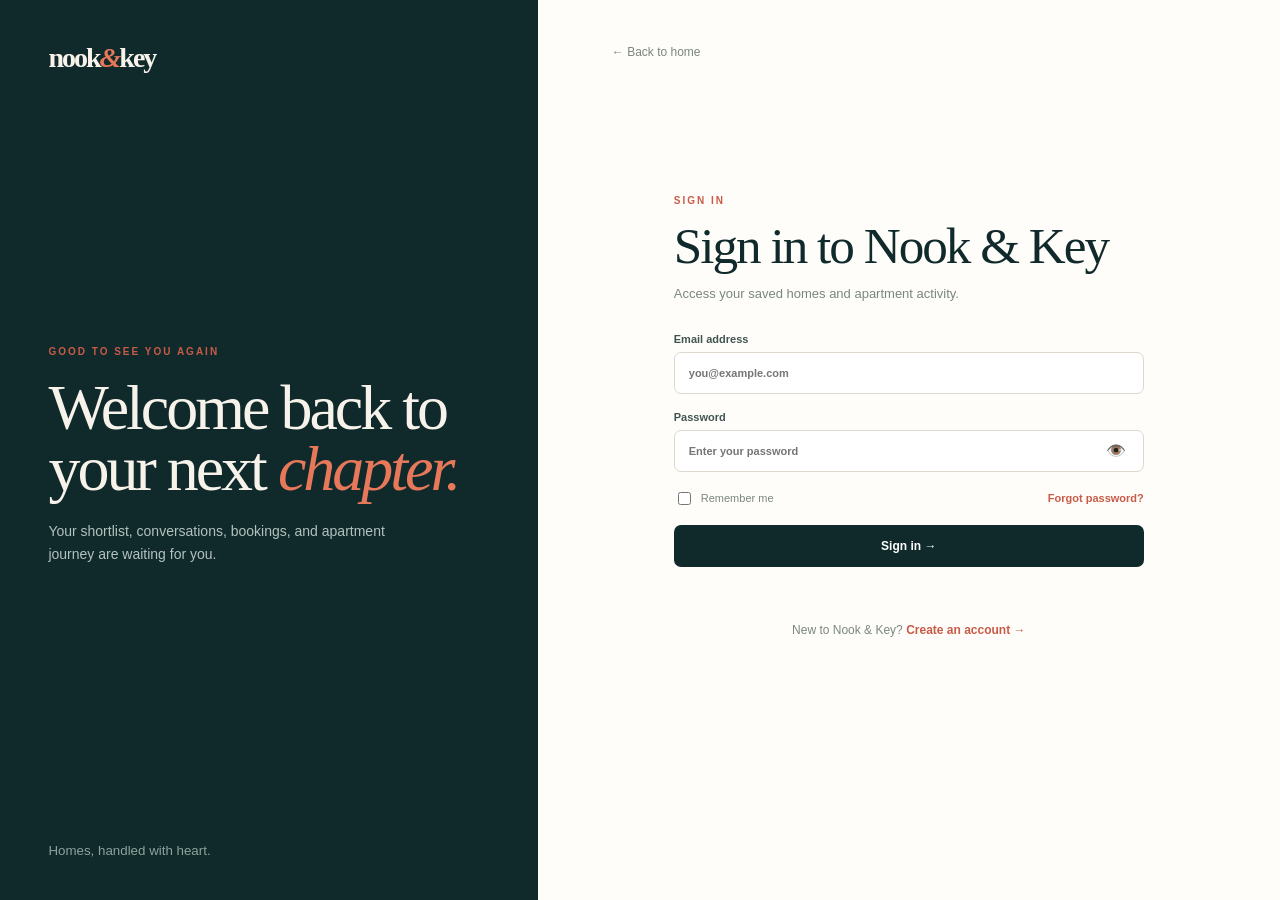
<file: src/main/resources/static/seller_page.html>
<!DOCTYPE html>
<html lang="en">
<head>
  <meta charset="UTF-8" />
  <meta name="viewport" content="width=device-width, initial-scale=1.0" />
  <title>Seller workspace | Nook & Key</title>
  <link rel="stylesheet" href="css/seller_page.css" />
  <style>
    .hidden { display: none !important; }
    .modal {
      position: fixed; inset: 0; z-index: 1000;
      display: flex; justify-content: center; align-items: flex-start;
      padding: 30px 16px 60px; background: rgba(16,42,44,0.68);
      backdrop-filter: blur(4px);
      overflow-y: auto; -webkit-overflow-scrolling: touch;
    }
    .modal-card {
      position: relative; width: min(100%, 600px);
      margin: 20px auto 40px; padding: 32px 28px 36px;
      border-radius: 14px; background: var(--paper, #fffdf9);
      box-shadow: 0 25px 60px rgba(16,42,44,0.35);
    }
    .modal::-webkit-scrollbar { width: 8px; }
    .modal::-webkit-scrollbar-track { background: rgba(16,42,44,0.15); border-radius: 8px; }
    .modal::-webkit-scrollbar-thumb { background: #94a3b8; border-radius: 8px; }
    .modal::-webkit-scrollbar-thumb:hover { background: #64748b; }
    .modal-card .close-button {
      position: absolute; top: 16px; right: 18px;
      z-index: 20; border: 1px solid #e2e8f0; color: var(--muted, #7b8882);
      background: #ffffff;
      border-radius: 50%; width: 34px; height: 34px;
      display: flex; align-items: center; justify-content: center;
      font-size: 20px; cursor: pointer; box-shadow: 0 2px 6px rgba(0,0,0,0.08);
      transition: all .15s ease;
    }
    .modal-card .close-button:hover { color: #dc2626; background: #fee2e2; border-color: #fecaca; transform: scale(1.05); }
    .profile-modal-overlay {
      position: fixed; inset: 0; background: rgba(16,42,44,0.4);
      backdrop-filter: blur(4px); display: flex; align-items: center;
      justify-content: center; z-index: 1000;
    }
    .profile-modal-card {
      background: white; border-radius: 12px; padding: 28px;
      max-width: 420px; width: 90%; box-shadow: 0 20px 40px rgba(0,0,0,0.15);
      position: relative; animation: fadeIn .2s ease;
    }
    @keyframes fadeIn { from { opacity: 0; transform: translateY(-8px); } to { opacity: 1; transform: translateY(0); } }
  </style>
</head>
<body>
  <aside class="sidebar">
    <a href="index.html" class="logo">nook<span>&</span>key</a>
    <div class="workspace-label">Seller workspace</div>
    <nav class="side-nav">
      <a href="#overview" class="active">▦ <span>Overview</span></a>
      <a href="#listings">⌂ <span>My properties</span><b id="navListingCount">0</b></a>
      <a href="#marketplace" id="navMarketplaceLink">🌐 <span>Site Apartments</span><b id="navMarketplaceCount">0</b></a>
      <a href="#upcomingBookings">📅 <span>Upcoming bookings</span><b id="navUpcomingBookingCount">0</b></a>
      <a href="javascript:void(0)" id="sideNavProfileLink">👤 <span>Profile & Settings</span></a>
    </nav>
    <div class="sidebar-bottom">
      <a href="index.html">↩ <span>Back to website</span></a>
      <button id="logoutButton">⇥ <span>Sign out</span></button>
    </div>
  </aside>

  <main class="dashboard-main">
    <header class="topbar">
      <div>
        <p class="eyebrow" id="todayDate">Seller center</p>
        <h1 id="greetingHeading">Good morning, <em id="userFirstName">there.</em></h1>
      </div>
      <div class="topbar-actions">
        <button id="btnBecomeAgentTopbar" class="primary-button" style="padding:6px 14px; font-size:11px; display:inline-flex; align-items:center; gap:6px; background:linear-gradient(135deg, #102a2c 0%, #1e4a4d 100%); color:#ffd3c2; border-radius:20px; border:1px solid #e8785a; font-weight:bold; cursor:pointer;" title="Upgrade to Real Estate Agent to manage multiple listings">
          <span>🏢 Become an Agent</span>
        </button>
        <button class="icon-button" onclick="document.getElementById('listingSearch').focus()">⌕</button>
        <button class="notification-button" id="sellerNotifBtn" title="Notifications" style="position:relative;">
          ◔<span id="sellerNotifBadge" class="hidden" style="position:absolute; top:-3px; right:-3px; background:#e8785a; color:white; border-radius:50%; font-size:9px; width:15px; height:15px; display:inline-flex; align-items:center; justify-content:center; font-weight:bold;">0</span>
        </button>
        <div class="profile-chip" id="profileChip" style="cursor:pointer;" title="View your profile">
          <span class="avatar" id="userAvatar">S</span>
          <span>
            <strong id="userFullName" style="display:flex; align-items:center; gap:5px;">Property Seller <span id="sellerVerifiedBadge" class="verified-badge-pill" style="display:none; background:#ecfdf5; color:#065f46; font-size:10px; font-weight:800; padding:2px 7px; border-radius:10px; border:1px solid #a7f3d0; margin-left:4px;">✓ Verified</span></strong>
            <small id="userRoleBadge">Property seller</small>
          </span>
          <span>⌄</span>
        </div>
      </div>
    </header>

    <!-- Role Mismatch Warning Banner (Shown if user is signed in as Buyer or non-seller) -->
    <div id="sellerRoleMismatchBanner" class="hidden" style="background:#fffbeb; border:1px solid #fde68a; border-radius:12px; padding:14px 20px; margin-bottom:20px; box-shadow:0 2px 8px rgba(180,83,9,0.06);">
      <div style="display:flex; justify-content:space-between; align-items:center; flex-wrap:wrap; gap:12px;">
        <div style="display:flex; align-items:center; gap:12px;">
          <span style="font-size:24px;">⚠️</span>
          <div>
            <strong style="font-size:13.5px; color:#92400e;">Buyer Account Detected</strong>
            <p id="sellerRoleMismatchText" style="margin:2px 0 0; font-size:12px; color:#b45309;">
              You are signed in with a Buyer account. Property listings and document uploads require a Seller or Agent account.
            </p>
          </div>
        </div>
        <div style="display:flex; gap:8px;">
          <a href="signIn_page.html" class="primary-button" style="background:#b45309; padding:7px 14px; font-size:11px; border-radius:6px; color:white;">Sign in as Seller →</a>
          <a href="signUp_page.html" class="secondary-button" style="padding:7px 14px; font-size:11px; border-radius:6px; background:white; color:#92400e; border:1px solid #fde68a;">Register Seller Account</a>
        </div>
      </div>
    </div>

    <!-- Individual Seller Listing Status Banner (No subscription required) -->
    <div class="quota-card" id="sellerStatusCard" style="background:#ffffff; border:1px solid #e2e8f0; border-radius:12px; padding:16px 20px; box-shadow:0 2px 12px rgba(16,42,44,0.04); margin-bottom:22px;">
      <div style="display:flex; justify-content:space-between; align-items:center; flex-wrap:wrap; gap:10px; margin-bottom:10px;">
        <div style="display:flex; align-items:center; gap:10px;">
          <span style="font-size:18px;">🏷️</span>
          <strong style="font-size:13.5px; color:#102a2c;">Individual Seller Portfolio</strong>
          <span style="background:#f1f5f9; color:#475569; font-size:10px; font-weight:700; padding:2px 8px; border-radius:10px; border:1px solid #cbd5e1;">FREE SELLER QUOTA</span>
          <span id="sellerSlotsRemainingBadge" style="background:#ecfdf5; color:#065f46; font-size:10.5px; font-weight:700; padding:2px 9px; border-radius:10px; border:1px solid #a7f3d0;">1 slot available</span>
        </div>
        <div style="display:flex; align-items:center; gap:8px;">
          <button type="button" id="btnSellerUpgradeToAgent" class="secondary-button" style="padding:6px 12px; font-size:11px; background:white; color:#102a2c; border:1px solid #cbd5e1; border-radius:6px; font-weight:700; cursor:pointer;" title="Upgrade to Agent to manage multiple listings simultaneously">
            🏢 Become Agent →
          </button>
        </div>
      </div>
      <div class="quota-bar-container" style="height:10px; background:#e2e8f0; border-radius:6px; overflow:hidden; position:relative;">
        <div id="sellerQuotaBarFill" class="quota-bar-fill" style="height:100%; border-radius:6px; background:linear-gradient(90deg, #10b981, #059669); transition:width 0.5s ease; width:0%;"></div>
      </div>
      <div class="quota-footer" style="display:flex; justify-content:space-between; align-items:center; margin-top:8px; font-size:11px;">
        <span id="sellerActiveSlotCount" style="color:var(--ink);">Active listing slot: <strong>0 / 1</strong> used</span>
        <span id="sellerQuotaDesc" style="color:#64748b;">Sellers can list 1 apartment at a time. Upgrade to Agent for multiple listings.</span>
      </div>
    </div>

    <section id="overview" class="seller-welcome">
      <div>
        <p class="eyebrow">Your property journey</p>
        <h2>Turn your space into<br /><em>someone’s next home.</em></h2>
        <p>Keep your listings fresh, respond to interested buyers, and stay close to every milestone.</p>
      </div>
      <button class="primary-button" id="openAddListing">+ List a property</button>
    </section>

    <section class="stats-grid">
      <article class="stat-card featured">
        <div class="stat-top">
          <span>Listed properties</span>
          <span class="stat-icon">⌂</span>
        </div>
        <strong id="activeCount">0</strong>
        <p id="listingSummaryText"><b>0 active listings</b></p>
      </article>
      <article class="stat-card">
        <div class="stat-top">
          <span>Total views</span>
          <span class="stat-icon orange">◉</span>
        </div>
        <strong>0</strong>
        <p><b>Property engagement</b></p>
      </article>
      <article class="stat-card">
        <div class="stat-top">
          <span>Buyer inquiries</span>
          <span class="stat-icon green">◌</span>
        </div>
        <strong>0</strong>
        <p><b>Direct messages</b></p>
      </article>
      <article class="stat-card" style="cursor:pointer;" onclick="location.hash='#upcomingBookings'">
        <div class="stat-top">
          <span>Upcoming viewings</span>
          <span class="stat-icon green">📅</span>
        </div>
        <strong id="sellerUpcomingBookingsCount">0</strong>
        <p><b>Buyer appointments</b></p>
      </article>
      <article class="stat-card">
        <div class="stat-top">
          <span>Verification status</span>
          <span class="stat-icon purple">✓</span>
        </div>
        <strong>Ready</strong>
        <p><b>Submit listings for review</b></p>
      </article>
    </section>

    <section id="listings" class="content-card listing-section">
      <div class="section-header">
        <div>
          <p class="eyebrow">Your portfolio</p>
          <h2>My properties</h2>
        </div>
        <div class="header-actions">
          <button class="secondary-button" id="refreshListings">↻ Refresh</button>
          <button class="primary-button" id="openAddListingTop">+ Add property</button>
        </div>
      </div>
      <div class="listing-toolbar" style="display:flex; gap:9px; align-items:flex-start; margin:25px 0 14px; flex-wrap:wrap;">
        <div style="flex:1; min-width:240px; display:flex; flex-direction:column; gap:4px;">
          <div class="search-input" id="searchContainer" style="display:flex; align-items:center; gap:8px; padding:0 12px; border:1px solid var(--line); border-radius:7px; color:var(--muted); font-size:16px; background:white; transition:border-color .2s, box-shadow .2s;">
            <span>⌕</span>
            <input id="listingSearch" type="search" placeholder="Search your properties..." style="width:100%; padding:10px 0; border:0; outline:0; color:var(--ink); font-size:11px;" />
            <button type="button" id="clearSearchBtn" style="display:none; border:none; background:transparent; color:#94a3b8; font-size:15px; cursor:pointer; padding:0 4px;" title="Clear search">✕</button>
          </div>
          <div id="searchValidationError" style="display:none; align-items:center; gap:5px; color:#dc2626; font-size:11px; font-weight:600; padding:2px 4px;">
            <span>⚠️</span>
            <span id="searchValidationText">Please enter a search term (e.g. property name or city) before searching.</span>
          </div>
        </div>
        <button type="button" id="searchBtn" class="primary-button" style="padding:10px 18px; font-size:11px; height:38px; display:inline-flex; align-items:center; gap:6px; white-space:nowrap; border-radius:7px;">
          <span>🔍</span> Search
        </button>
        <select id="statusFilter" style="height:38px;">
          <option value="ALL">All statuses</option>
          <option value="PUBLISHED">Published</option>
          <option value="PENDING">Pending review</option>
          <option value="DRAFT">Draft</option>
          <option value="SOLD">Sold</option>
        </select>
        <button class="filter-button" style="height:38px;">☷ Filters</button>
      </div>
      <div class="table-wrap">
        <table>
          <thead>
            <tr>
              <th>Property</th>
              <th>Price</th>
              <th>Views</th>
              <th>Inquiries</th>
              <th>Status</th>
              <th>Last updated</th>
              <th></th>
            </tr>
          </thead>
          <tbody id="listingTableBody"></tbody>
        </table>
      </div>
      <div id="emptyState" class="empty-state">You haven't added any properties yet. Click "+ Add property" to create your first listing.</div>
    </section>

    <!-- Explore All Site Apartments (Marketplace) -->
    <section id="marketplace" class="content-card" style="margin-top:24px;">
      <div class="section-header">
        <div>
          <p class="eyebrow">Live on Nook & Key</p>
          <h2>All Published Apartments on Site</h2>
          <p style="margin:4px 0 0; font-size:12px; color:#64748b;">
            Browse active listings published across the platform. Inspect photos, amenities, pricing, and agent credentials just like a buyer.
          </p>
        </div>
        <div class="header-actions">
          <button class="secondary-button" id="refreshMarketplaceBtn">↻ Refresh</button>
        </div>
      </div>

      <!-- Marketplace Filter / Search Toolbar -->
      <div style="display:flex; gap:10px; align-items:center; margin:20px 0 16px; flex-wrap:wrap;">
        <div style="flex:1; min-width:240px; display:flex; align-items:center; gap:8px; padding:0 12px; border:1px solid var(--line); border-radius:7px; background:white;">
          <span style="color:var(--muted);">⌕</span>
          <input id="marketplaceSearch" type="search" placeholder="Search site apartments by title, city, or agent..." style="width:100%; padding:9px 0; border:0; outline:0; font-size:11px; color:var(--ink);" />
        </div>
        <select id="marketplaceCityFilter" style="height:38px; border:1px solid var(--line); border-radius:7px; padding:0 10px; font-size:11px; background:white; color:var(--ink);">
          <option value="ALL">All Cities</option>
        </select>
        <span id="marketplaceResultsCount" style="font-size:11px; font-weight:700; color:var(--muted); margin-left:auto;">Showing 0 apartments</span>
      </div>

      <!-- Marketplace Apartments Grid -->
      <div id="marketplaceGrid" style="display:grid; grid-template-columns:repeat(auto-fill, minmax(290px, 1fr)); gap:18px; margin-top:14px;">
        <!-- Dynamically rendered apartment cards -->
      </div>
      <div id="marketplaceEmptyState" class="empty-state hidden">
        No published apartments found on the platform matching your criteria.
      </div>
    </section>

    <!-- Upcoming Viewing Bookings Section -->
    <section id="upcomingBookings" class="content-card" style="margin-top:22px;">
      <div class="section-header">
        <div>
          <p class="eyebrow">Buyer appointments</p>
          <h2>Upcoming Viewing Bookings</h2>
        </div>
        <div class="header-actions">
          <button class="secondary-button" id="refreshBookingsBtn">↻ Refresh Bookings</button>
        </div>
      </div>
      <div class="table-wrap" style="margin-top:16px;">
        <table>
          <thead>
            <tr>
              <th>Property</th>
              <th>Buyer details</th>
              <th>Viewing schedule</th>
              <th>Advance deposit</th>
              <th>Booking status</th>
              <th style="text-align:right;">Actions</th>
            </tr>
          </thead>
          <tbody id="bookingsTableBody"></tbody>
        </table>
      </div>
      <div id="bookingsEmptyState" class="empty-state">
        <span style="font-size:24px; display:block; margin-bottom:6px;">📅</span>
        No upcoming viewing bookings yet. When buyers book viewings for your apartment, they will appear here with appointment schedules and advance deposit details.
      </div>
    </section>
  </main>

  <!-- Add Property Modal -->
  <div id="listingModal" class="modal hidden">
    <div class="modal-card">
      <button class="close-button" id="closeListingModal">×</button>
      <p class="eyebrow">New property</p>
      <h2>List your apartment</h2>
      <p class="modal-description">Add the basics first. It will be reviewed by our verification officer before being published.</p>
      <form id="listingForm">
        <label>Property name
          <input id="propertyName" required placeholder="e.g. The Fern House" />
        </label>
        <div class="form-row">
          <label>Street
            <input id="propertyStreet" required placeholder="e.g. 12 Flower Road" />
          </label>
          <label>City
            <input id="propertyCity" required placeholder="e.g. Colombo 07" />
          </label>
        </div>
        <div class="form-row">
          <label>Postal code
            <input id="propertyPostalCode" required placeholder="e.g. 00700" />
          </label>
          <label>Price (LKR)
            <input id="propertyPrice" required placeholder="e.g. 48500000 or 48.5M" />
          </label>
        </div>
        <label>Property type
          <select id="propertyType">
            <option value="APARTMENT">Apartment</option>
            <option value="PENTHOUSE">Penthouse</option>
            <option value="TOWNHOUSE">Townhouse</option>
          </select>
        </label>
        <label>Description
          <textarea id="propertyDescription" rows="3" placeholder="Describe the apartment layout, floor, view, and unique features..."></textarea>
        </label>

        <!-- Apartment Amenities Section (Dynamic from Database) -->
        <div style="margin: 14px 0; background:#f8fafc; border:1px solid #e2e8f0; border-radius:8px; padding:13px;">
          <div style="display:flex; justify-content:space-between; align-items:center; margin-bottom:6px;">
            <label style="font-size:12px; font-weight:bold; color:#102a2c; margin:0; display:flex; align-items:center; gap:6px;">
              <span>✦</span> Apartment Amenities & Features
            </label>
            <span style="font-size:9.5px; color:#64748b; background:#f1f5f9; padding:2px 6px; border-radius:4px;">Platform Catalog</span>
          </div>
          <p style="font-size:11px; color:#64748b; margin:0 0 10px; line-height:1.4;">
            Select all features available in this apartment. Buyers will see these verified amenities on your listing.
          </p>
          <div id="listingAmenityCheckboxes" style="display:flex; flex-wrap:wrap; gap:8px;">
            <span style="font-size:11px; color:#94a3b8;">Loading available amenities...</span>
          </div>
        </div>

        <!-- Apartment Image / Cover Photo Section -->
        <div style="margin: 14px 0; background:#f8fafc; border:1px solid #e2e8f0; border-radius:8px; padding:13px;">
          <div style="display:flex; justify-content:space-between; align-items:center; margin-bottom:4px;">
            <label style="font-size:12px; font-weight:bold; color:#102a2c; margin:0; display:flex; align-items:center; gap:6px;">
              <span>🖼️</span> Apartment Cover Photo
            </label>
            <span style="font-size:9.5px; color:#64748b; background:#f1f5f9; padding:2px 6px; border-radius:4px;">Web URL or Device Upload</span>
          </div>
          <p style="font-size:11px; color:#64748b; margin:0 0 10px; line-height:1.4;">
            Paste an image URL (e.g. Unsplash or web link) or upload a photo directly from your device.
          </p>

          <div style="display:grid; grid-template-columns: 1fr auto; gap:8px; align-items:center;">
            <input type="text" id="propertyImageUrl" placeholder="https://images.unsplash.com/... or upload photo" style="padding:8px 10px; border:1px solid #cbd5e1; border-radius:6px; font-size:11px; background:white; width:100%; box-sizing:border-box;" />
            <label class="secondary-button" style="display:inline-flex; align-items:center; gap:5px; padding:8px 12px; font-size:11px; cursor:pointer; margin:0; border-radius:6px; font-weight:bold; background:white; white-space:nowrap; border:1px solid #cbd5e1;">
              <span>📁 Upload Photo</span>
              <input type="file" id="propertyImageFileInput" accept="image/*" style="display:none;" />
            </label>
          </div>

          <div id="imageUploadProgress" class="hidden" style="margin-top:8px; padding:6px 10px; background:#eff6ff; border:1px solid #bfdbfe; border-radius:6px; font-size:11px; color:#1e40af; display:flex; align-items:center; gap:6px;">
            <span style="display:inline-block; animation:spin 1s linear infinite;">⏳</span>
            <span id="imageUploadProgressText">Uploading photo to server...</span>
          </div>

          <!-- Live Image Preview Box -->
          <div id="propertyImagePreviewWrap" style="margin-top:10px; display:flex; align-items:center; gap:12px; background:white; padding:8px; border-radius:6px; border:1px solid #e2e8f0;">
            <img id="propertyImagePreview" src="https://images.unsplash.com/photo-1600210492486-724fe5c67fb0?auto=format&fit=crop&w=160&q=80" alt="Preview" style="width:72px; height:50px; object-fit:cover; border-radius:5px; border:1px solid #cbd5e1;" />
            <div style="flex:1; min-width:0;">
              <div style="display:flex; align-items:center; gap:6px;">
                <span id="imageStatusBadge" style="font-size:9.5px; font-weight:bold; color:#047857; background:#ecfdf5; padding:2px 6px; border-radius:4px; border:1px solid #a7f3d0;">Default Preview</span>
                <button type="button" id="clearImageBtn" style="display:none; border:none; background:transparent; color:#dc2626; font-size:10.5px; font-weight:600; cursor:pointer; padding:0;">Remove custom photo</button>
              </div>
              <span id="imagePreviewHint" style="display:block; font-size:10px; color:#64748b; margin-top:2px; white-space:nowrap; overflow:hidden; text-overflow:ellipsis;">Default modern apartment image active.</span>
            </div>
          </div>
        </div>

        <!-- Quick jump indicator to make it crystal clear to users that legal documents are below -->
        <div style="display:flex; justify-content:space-between; align-items:center; margin: 10px 0 14px; padding: 8px 12px; background: #f0fdf4; border: 1px solid #bbf7d0; border-radius: 8px;">
          <span style="font-size: 11px; color: #166534; font-weight: 600; display:flex; align-items:center; gap:6px;">
            <span>⬇️</span> Scroll down to upload required legal documents & submit listing
          </span>
          <button type="button" onclick="document.getElementById('docSectionWrap')?.scrollIntoView({behavior:'smooth', block:'start'});" style="font-size: 11px; color: #047857; font-weight: 700; background: white; border: 1px solid #86efac; border-radius: 6px; padding: 4px 10px; cursor: pointer; display: flex; align-items: center; gap: 4px;">Jump to Documents ↓</button>
        </div>

        <!-- Apartment Legal Documents Submission Section (5 Dedicated Upload Boxes) -->
        <div id="docSectionWrap" style="margin: 16px 0; background:#faf8f5; border:1px solid #ded8cc; border-radius:8px; padding:14px;">
          <div style="display:flex; justify-content:space-between; align-items:center; margin-bottom:6px;">
            <label style="font-size:12.5px; font-weight:bold; color:#102a2c; margin:0; display:flex; align-items:center; gap:6px;">
              <span>📜</span> Apartment Legal Documents
            </label>
            <span style="font-size:10px; color:#b91c1c; font-weight:bold; background:#fee2e2; padding:2px 8px; border-radius:12px;">Mandatory for Verification</span>
          </div>
          <p style="font-size:11px; color:#7a8681; margin:0 0 12px; line-height:1.4;">
            Please attach the required legal documents below. Our Verification Officer will inspect each document before your apartment is published.
          </p>

          <!-- 5 Dedicated Document Upload Boxes -->
          <div style="display:grid; gap:8px;">

            <!-- 1. Title Deed -->
            <div class="doc-box" id="docBox_TITLE_DEED" style="background:white; border:1px solid #ded8cc; border-radius:8px; padding:9px 12px; display:flex; align-items:center; justify-content:space-between; gap:10px;">
              <div style="min-width:0; flex:1;">
                <div style="display:flex; align-items:center; gap:6px; flex-wrap:wrap;">
                  <span style="font-size:15px;">📜</span>
                  <strong style="font-size:11.5px; color:#102a2c;">Deed of Transfer / Title Deed</strong>
                  <span style="font-size:9px; font-weight:800; color:#b91c1c; background:#fee2e2; padding:1.5px 6px; border-radius:8px;">REQUIRED *</span>
                </div>
                <div class="doc-file-status" id="docStatus_TITLE_DEED" style="font-size:10.5px; color:#94a3b8; margin-top:2px;">
                  No file attached yet
                </div>
              </div>
              <div style="display:flex; align-items:center; gap:6px; flex-shrink:0;">
                <label class="secondary-button doc-upload-label" id="docLabel_TITLE_DEED" style="display:inline-flex; align-items:center; gap:4px; padding:6px 10px; font-size:10.5px; cursor:pointer; margin:0; border-radius:6px; font-weight:bold; background:#f8fafc; border:1px solid #cbd5e1;">
                  <span>📎 Attach</span>
                  <input type="file" class="doc-box-input" data-doctype="TITLE_DEED" accept=".pdf,.png,.jpg,.jpeg,.doc,.docx" style="display:none;" />
                </label>
                <button type="button" class="doc-remove-btn hidden" data-doctype="TITLE_DEED" style="border:none; background:transparent; color:#dc2626; font-size:14px; cursor:pointer; padding:2px 4px; font-weight:bold;" title="Remove this document">✕</button>
              </div>
            </div>

            <!-- 2. COC -->
            <div class="doc-box" id="docBox_COC" style="background:white; border:1px solid #ded8cc; border-radius:8px; padding:9px 12px; display:flex; align-items:center; justify-content:space-between; gap:10px;">
              <div style="min-width:0; flex:1;">
                <div style="display:flex; align-items:center; gap:6px; flex-wrap:wrap;">
                  <span style="font-size:15px;">🏛️</span>
                  <strong style="font-size:11.5px; color:#102a2c;">Certificate of Conformity (COC)</strong>
                  <span style="font-size:9px; font-weight:800; color:#0369a1; background:#e0f2fe; padding:1.5px 6px; border-radius:8px;">RECOMMENDED</span>
                </div>
                <div class="doc-file-status" id="docStatus_COC" style="font-size:10.5px; color:#94a3b8; margin-top:2px;">
                  No file attached yet
                </div>
              </div>
              <div style="display:flex; align-items:center; gap:6px; flex-shrink:0;">
                <label class="secondary-button doc-upload-label" id="docLabel_COC" style="display:inline-flex; align-items:center; gap:4px; padding:6px 10px; font-size:10.5px; cursor:pointer; margin:0; border-radius:6px; font-weight:bold; background:#f8fafc; border:1px solid #cbd5e1;">
                  <span>📎 Attach</span>
                  <input type="file" class="doc-box-input" data-doctype="COC" accept=".pdf,.png,.jpg,.jpeg,.doc,.docx" style="display:none;" />
                </label>
                <button type="button" class="doc-remove-btn hidden" data-doctype="COC" style="border:none; background:transparent; color:#dc2626; font-size:14px; cursor:pointer; padding:2px 4px; font-weight:bold;" title="Remove this document">✕</button>
              </div>
            </div>

            <!-- 3. Approved Building / Floor Plan -->
            <div class="doc-box" id="docBox_BUILDING_PLAN" style="background:white; border:1px solid #ded8cc; border-radius:8px; padding:9px 12px; display:flex; align-items:center; justify-content:space-between; gap:10px;">
              <div style="min-width:0; flex:1;">
                <div style="display:flex; align-items:center; gap:6px; flex-wrap:wrap;">
                  <span style="font-size:15px;">📐</span>
                  <strong style="font-size:11.5px; color:#102a2c;">Approved Building / Floor Plan</strong>
                  <span style="font-size:9px; font-weight:800; color:#b45309; background:#fef3c7; padding:1.5px 6px; border-radius:8px;">RECOMMENDED</span>
                </div>
                <div class="doc-file-status" id="docStatus_BUILDING_PLAN" style="font-size:10.5px; color:#94a3b8; margin-top:2px;">
                  No file attached yet
                </div>
              </div>
              <div style="display:flex; align-items:center; gap:6px; flex-shrink:0;">
                <label class="secondary-button doc-upload-label" id="docLabel_BUILDING_PLAN" style="display:inline-flex; align-items:center; gap:4px; padding:6px 10px; font-size:10.5px; cursor:pointer; margin:0; border-radius:6px; font-weight:bold; background:#f8fafc; border:1px solid #cbd5e1;">
                  <span>📎 Attach</span>
                  <input type="file" class="doc-box-input" data-doctype="BUILDING_PLAN" accept=".pdf,.png,.jpg,.jpeg,.doc,.docx" style="display:none;" />
                </label>
                <button type="button" class="doc-remove-btn hidden" data-doctype="BUILDING_PLAN" style="border:none; background:transparent; color:#dc2626; font-size:14px; cursor:pointer; padding:2px 4px; font-weight:bold;" title="Remove this document">✕</button>
              </div>
            </div>

            <!-- 4. Local Authority Assessment & Rates -->
            <div class="doc-box" id="docBox_RATES_TAX" style="background:white; border:1px solid #ded8cc; border-radius:8px; padding:9px 12px; display:flex; align-items:center; justify-content:space-between; gap:10px;">
              <div style="min-width:0; flex:1;">
                <div style="display:flex; align-items:center; gap:6px; flex-wrap:wrap;">
                  <span style="font-size:15px;">🧾</span>
                  <strong style="font-size:11.5px; color:#102a2c;">Local Authority Assessment & Rates</strong>
                  <span style="font-size:9px; font-weight:800; color:#6b21a8; background:#f3e8ff; padding:1.5px 6px; border-radius:8px;">OPTIONAL</span>
                </div>
                <div class="doc-file-status" id="docStatus_RATES_TAX" style="font-size:10.5px; color:#94a3b8; margin-top:2px;">
                  No file attached yet
                </div>
              </div>
              <div style="display:flex; align-items:center; gap:6px; flex-shrink:0;">
                <label class="secondary-button doc-upload-label" id="docLabel_RATES_TAX" style="display:inline-flex; align-items:center; gap:4px; padding:6px 10px; font-size:10.5px; cursor:pointer; margin:0; border-radius:6px; font-weight:bold; background:#f8fafc; border:1px solid #cbd5e1;">
                  <span>📎 Attach</span>
                  <input type="file" class="doc-box-input" data-doctype="RATES_TAX" accept=".pdf,.png,.jpg,.jpeg,.doc,.docx" style="display:none;" />
                </label>
                <button type="button" class="doc-remove-btn hidden" data-doctype="RATES_TAX" style="border:none; background:transparent; color:#dc2626; font-size:14px; cursor:pointer; padding:2px 4px; font-weight:bold;" title="Remove this document">✕</button>
              </div>
            </div>

            <!-- 5. Seller National Identity (NIC / Passport) -->
            <div class="doc-box" id="docBox_SELLER_NIC" style="background:white; border:1px solid #ded8cc; border-radius:8px; padding:9px 12px; display:flex; align-items:center; justify-content:space-between; gap:10px;">
              <div style="min-width:0; flex:1;">
                <div style="display:flex; align-items:center; gap:6px; flex-wrap:wrap;">
                  <span style="font-size:15px;">🆔</span>
                  <strong style="font-size:11.5px; color:#102a2c;">Seller National Identity (NIC / Passport)</strong>
                  <span style="font-size:9px; font-weight:800; color:#b91c1c; background:#fee2e2; padding:1.5px 6px; border-radius:8px;">REQUIRED *</span>
                </div>
                <div class="doc-file-status" id="docStatus_SELLER_NIC" style="font-size:10.5px; color:#94a3b8; margin-top:2px;">
                  No file attached yet
                </div>
              </div>
              <div style="display:flex; align-items:center; gap:6px; flex-shrink:0;">
                <label class="secondary-button doc-upload-label" id="docLabel_SELLER_NIC" style="display:inline-flex; align-items:center; gap:4px; padding:6px 10px; font-size:10.5px; cursor:pointer; margin:0; border-radius:6px; font-weight:bold; background:#f8fafc; border:1px solid #cbd5e1;">
                  <span>📎 Attach</span>
                  <input type="file" class="doc-box-input" data-doctype="SELLER_NIC" accept=".pdf,.png,.jpg,.jpeg,.doc,.docx" style="display:none;" />
                </label>
                <button type="button" class="doc-remove-btn hidden" data-doctype="SELLER_NIC" style="border:none; background:transparent; color:#dc2626; font-size:14px; cursor:pointer; padding:2px 4px; font-weight:bold;" title="Remove this document">✕</button>
              </div>
            </div>

          </div>

          <!-- Document Upload Progress Indicator -->
          <div id="docUploadProgress" class="hidden" style="margin-top:10px; padding:8px 12px; background:#eff6ff; border:1px solid #bfdbfe; border-radius:6px; font-size:11px; color:#1e40af; display:flex; align-items:center; gap:8px;">
            <span style="display:inline-block; animation:spin 1s linear infinite;">⏳</span>
            <span id="docUploadProgressText">Uploading document to verification server...</span>
          </div>

          <!-- Documents Checklist Validation Status Banner -->
          <div id="docValidationStatus" style="margin-top:12px; padding:9px 12px; border-radius:6px; font-size:11px; font-weight:600; display:flex; align-items:center; gap:6px; background:#fef2f2; border:1px solid #fecaca; color:#b91c1c;">
            <span>⚠️</span>
            <span id="docValidationStatusText">Mandatory documents missing: Please attach your Title Deed and Seller NIC/Passport to enable submission.</span>
          </div>
        </div>

        <div class="modal-actions">
          <button type="button" class="secondary-button" id="cancelListing">Cancel</button>
          <button type="submit" class="primary-button" id="submitListingBtn" disabled style="opacity:0.55; cursor:not-allowed;" title="Attach required documents to enable submission">Submit for Verification →</button>
        </div>
      </form>
      <p id="formMessage" class="message"></p>
    </div>
  </div>

  <!-- Verification Submission Success Modal (Lassna confirmation experience) -->
  <div id="submissionSuccessModal" class="profile-modal-overlay hidden" style="z-index: 1200;">
    <div class="profile-modal-card" style="max-width: 540px; padding: 32px 28px; text-align: center; border-radius: 16px; border: 1px solid #d1fae5; box-shadow: 0 25px 50px -12px rgba(16, 42, 44, 0.25);">
      <div style="width: 68px; height: 68px; margin: 0 auto 16px; border-radius: 50%; background: #ecfdf5; border: 2px solid #a7f3d0; display: flex; align-items: center; justify-content: center; font-size: 32px; box-shadow: 0 0 0 8px #f0fdf4;">
        🛡️
      </div>
      <p class="eyebrow" style="color: #059669; font-weight: 800; font-size: 11px; margin-bottom: 6px; letter-spacing: 1.5px;">SUBMISSION RECEIVED</p>
      <h2 style="margin: 0 0 8px; font-size: 24px; color: #102a2c; font-family: Georgia, serif;">Listing Submitted for Verification!</h2>
      <p style="font-size: 12.5px; color: #64748b; line-height: 1.5; margin: 0 0 20px;">
        Your apartment and legal documents have been successfully queued for inspection by our Verification Officer.
      </p>

      <!-- Property Summary Card inside Modal -->
      <div style="background: #faf8f5; border: 1px solid #ded8cc; border-radius: 12px; padding: 16px; text-align: left; margin-bottom: 20px;">
        <div style="display: flex; justify-content: space-between; align-items: flex-start; margin-bottom: 10px;">
          <div>
            <h4 id="successModalPropertyTitle" style="margin: 0; font-size: 15px; color: #102a2c; font-weight: bold;">Apartment Title</h4>
            <p id="successModalPropertyLocation" style="margin: 2px 0 0; font-size: 11.5px; color: #7a8681;">Location</p>
          </div>
          <span style="display: inline-block; padding: 3px 8px; border-radius: 12px; font-size: 10px; font-weight: bold; background: #fff1d8; color: #a66b24; border: 1px solid #fde68a;">
            ⏳ Pending Review
          </span>
        </div>
        <div style="display: flex; justify-content: space-between; align-items: center; border-top: 1px dashed #ded8cc; padding-top: 10px; margin-top: 10px; font-size: 11.5px;">
          <span style="color: #7a8681;">Asking Price:</span>
          <strong id="successModalPropertyPrice" style="color: #102a2c; font-size: 13.5px;">LKR 0</strong>
        </div>
        <div style="border-top: 1px dashed #ded8cc; padding-top: 10px; margin-top: 10px; font-size: 11.5px;">
          <span style="color: #7a8681; display: block; margin-bottom: 6px;">Attached Legal Documents:</span>
          <div id="successModalDocumentsList" style="display: flex; flex-wrap: wrap; gap: 6px;">
            <!-- Document chips rendered here -->
          </div>
        </div>
      </div>

      <!-- 3-Step Verification Pipeline -->
      <div style="background: #ffffff; border: 1px solid #e2e8f0; border-radius: 10px; padding: 14px 16px; text-align: left; margin-bottom: 22px;">
        <div style="font-size: 11px; font-weight: bold; color: #102a2c; text-transform: uppercase; letter-spacing: 0.5px; margin-bottom: 10px;">
          What Happens Next?
        </div>
        <div style="display: grid; gap: 10px;">
          <div style="display: flex; gap: 10px; align-items: flex-start;">
            <span style="width: 22px; height: 22px; border-radius: 50%; background: #dbeafe; color: #1e40af; font-size: 10.5px; font-weight: bold; display: flex; align-items: center; justify-content: center; flex-shrink: 0;">1</span>
            <div style="font-size: 11.5px; color: #475569;">
              <strong style="color: #1e293b;">Legal Review</strong>: Verification Officer inspects Deed of Transfer, COC, and approved plans.
            </div>
          </div>
          <div style="display: flex; gap: 10px; align-items: flex-start;">
            <span style="width: 22px; height: 22px; border-radius: 50%; background: #fef3c7; color: #92400e; font-size: 10.5px; font-weight: bold; display: flex; align-items: center; justify-content: center; flex-shrink: 0;">2</span>
            <div style="font-size: 11.5px; color: #475569;">
              <strong style="color: #1e293b;">Compliance Verification</strong>: Title authenticity confirmed under Sri Lankan condominium laws.
            </div>
          </div>
          <div style="display: flex; gap: 10px; align-items: flex-start;">
            <span style="width: 22px; height: 22px; border-radius: 50%; background: #dcfce7; color: #15803d; font-size: 10.5px; font-weight: bold; display: flex; align-items: center; justify-content: center; flex-shrink: 0;">3</span>
            <div style="font-size: 11.5px; color: #475569;">
              <strong style="color: #1e293b;">Automatic Marketplace Launch</strong>: Upon approval, your apartment immediately goes live to buyers.
            </div>
          </div>
        </div>
      </div>

      <div style="display: flex; gap: 10px; justify-content: center;">
        <button id="closeSubmissionSuccessModalBtn" class="primary-button" style="padding: 10px 24px; font-size: 12px; background: #e8785a; border-radius: 8px; font-weight: bold; cursor: pointer;">
          ✓ View in My Properties
        </button>
      </div>
    </div>
  </div>

  <!-- Upload Additional Documents Modal (When officer requests more documents) -->
  <div id="uploadMoreDocsModal" class="profile-modal-overlay hidden">
    <div class="profile-modal-card" style="max-width: 520px; max-height: 90vh; overflow-y: auto;">
      <button id="closeUploadMoreDocsModal" style="position:absolute;top:16px;right:16px;border:none;background:transparent;font-size:22px;cursor:pointer;color:#7a8681;">×</button>
      <div style="display:flex; align-items:flex-start; gap:12px; margin-bottom:12px;">
        <span style="font-size:26px; line-height:1;">📤</span>
        <div>
          <h3 id="moreDocsListingTitle" style="margin:0; font-size:17px; color:#102a2c;">Upload Requested Documents</h3>
          <p id="moreDocsOfficerNote" style="margin:6px 0 0; font-size:11.5px; color:#b45309; background:#fffbeb; padding:8px 12px; border-radius:6px; border:1px solid #fde68a; line-height:1.4;">
            Officer Note: Please upload the required documents.
          </p>
        </div>
      </div>

      <form id="uploadMoreDocsForm" style="display:grid; gap:12px; margin-top:14px;">
        <input type="hidden" id="moreDocsListingId" value="" />
        <label style="font-size:11px; font-weight:bold; color:#102a2c;">Document Type *
          <select id="moreDocsTypeSelect" required style="width:100%; padding:9px 10px; margin-top:4px; border:1px solid #ded8cc; border-radius:6px; font-size:11.5px; background:white; box-sizing:border-box;">
            <option value="TITLE_DEED">📜 Deed of Transfer / Title Deed</option>
            <option value="COC">🏛️ Certificate of Conformity (COC)</option>
            <option value="BUILDING_PLAN">📐 Approved Building / Floor Plan</option>
            <option value="RATES_TAX">🧾 Local Authority Assessment & Rates</option>
            <option value="SELLER_NIC">🆔 Seller National Identity (NIC / Passport)</option>
            <option value="OTHER">📄 Other Supporting Document</option>
          </select>
        </label>
        <label style="font-size:11px; font-weight:bold; color:#102a2c;">Select Document File (PDF, PNG, JPG) *
          <input type="file" id="moreDocsFileInput" required accept=".pdf,.png,.jpg,.jpeg,.doc,.docx" style="width:100%; padding:9px; margin-top:4px; border:1px dashed #ded8cc; border-radius:6px; font-size:11.5px; background:#fffdfa; box-sizing:border-box;" />
        </label>
        <p id="moreDocsMessage" class="message" style="margin:4px 0; font-size:11px; min-height:16px;"></p>
        <div style="display:flex; justify-content:flex-end; gap:8px; margin-top:10px;">
          <button type="button" id="cancelUploadMoreDocsBtn" class="secondary-button">Cancel</button>
          <button type="submit" id="submitMoreDocsBtn" class="primary-button" style="background:#e8785a; padding:9px 20px;">Upload & Resubmit →</button>
        </div>
      </form>
    </div>
  </div>

  <!-- Notifications Modal -->
  <div id="sellerNotifModal" class="profile-modal-overlay hidden">
    <div class="profile-modal-card" style="max-width: 520px; max-height: 80vh; overflow-y: auto;">
      <button id="closeSellerNotifModal" style="position:absolute;top:16px;right:16px;border:none;background:transparent;font-size:22px;cursor:pointer;color:#7a8681;">×</button>
      <div style="display:flex; align-items:center; justify-content:space-between; margin-bottom:14px;">
        <h3 style="margin:0; font-size:18px; color:#102a2c;">Seller Notifications</h3>
        <button id="refreshSellerNotifsBtn" style="border:none; background:transparent; color:#c85b47; cursor:pointer; font-size:12px; font-weight:bold;">↻ Refresh</button>
      </div>
      <div id="sellerNotifList" style="display:grid; gap:10px; max-height:350px; overflow-y:auto;">
        <p style="color:#7a8681; font-size:13px;">Loading notifications...</p>
      </div>
      <div style="margin-top:20px; text-align:right;">
        <button id="closeSellerNotifModalBtn" style="padding:8px 16px; border:1px solid #ded8cc; background:white; border-radius:7px; cursor:pointer; font-size:12px;">Close</button>
      </div>
    </div>
  </div>

  <!-- Profile Details & Edit Modal -->
  <div id="profileModal" class="profile-modal-overlay hidden">
    <div class="profile-modal-card" style="max-width: 520px; max-height: 90vh; overflow-y: auto;">
      <button id="closeProfileModal" style="position:absolute;top:16px;right:16px;border:none;background:transparent;font-size:22px;cursor:pointer;color:#7a8681;">×</button>
      <div style="display:flex;align-items:center;gap:16px;margin-bottom:16px;">
        <span class="avatar" id="modalAvatar" style="width:52px;height:52px;border-radius:50%;background:#102a2c;color:white;display:flex;align-items:center;justify-content:center;font-weight:bold;font-size:20px;">S</span>
        <div>
          <h3 id="modalFullName" style="margin:0;font-size:18px;color:#102a2c;">Seller</h3>
          <p id="modalRole" style="margin:4px 0 0;font-size:13px;color:#7a8681;">Property Seller · <span style="color:#2e7d32;font-weight:bold;">ACTIVE</span></p>
        </div>
      </div>

      <!-- Tab Navigation -->
      <div style="display:flex; border-bottom:1px solid #ded8cc; margin-bottom:16px; gap:8px;">
        <button type="button" id="tabSellerProfileInfo" style="padding:8px 16px; border:none; background:transparent; font-size:12px; font-weight:700; color:#102a2c; border-bottom:2px solid #e8785a; cursor:pointer;">Personal Profile</button>
        <button type="button" id="tabSellerPassword" style="padding:8px 16px; border:none; background:transparent; font-size:12px; font-weight:700; color:#7a8681; border-bottom:2px solid transparent; cursor:pointer;">Change Password 🔐</button>
      </div>

      <!-- Tab 1: Profile Details -->
      <div id="tabSellerContentProfile">
        <form id="updateProfileForm" style="display:grid; gap:12px;">
          <div style="display:grid; grid-template-columns:1fr 1fr; gap:10px;">
            <label style="font-size:11px; font-weight:bold; color:#102a2c;">First Name *
              <input type="text" id="editFirstName" required style="width:100%; padding:8px; margin-top:4px; border:1px solid #ded8cc; border-radius:6px; box-sizing:border-box;" />
            </label>
            <label style="font-size:11px; font-weight:bold; color:#102a2c;">Last Name *
              <input type="text" id="editLastName" required style="width:100%; padding:8px; margin-top:4px; border:1px solid #ded8cc; border-radius:6px; box-sizing:border-box;" />
            </label>
          </div>
          <label style="font-size:11px; font-weight:bold; color:#102a2c;">Email (Read-Only)
            <input type="email" id="editEmail" disabled style="width:100%; padding:8px; margin-top:4px; border:1px solid #ded8cc; border-radius:6px; background:#f5f5f5; color:#7a8681; box-sizing:border-box;" />
          </label>
          <label style="font-size:11px; font-weight:bold; color:#102a2c;">Phone Number
            <input type="tel" id="editPhone" placeholder="+94 77 123 4567" style="width:100%; padding:8px; margin-top:4px; border:1px solid #ded8cc; border-radius:6px; box-sizing:border-box;" />
          </label>

          <!-- Become an Agent Promo Card -->
          <div style="background:linear-gradient(135deg, #102a2c 0%, #1e4a4d 100%); color:white; border-radius:10px; padding:14px; margin-top:8px; display:flex; justify-content:space-between; align-items:center; gap:12px; border:1px solid #334e50;">
            <div>
              <strong style="font-size:12.5px; color:#ffd3c2; display:flex; align-items:center; gap:6px;">🏢 Become a Real Estate Agent</strong>
              <span style="font-size:11px; color:#c2d2cd; display:block; margin-top:2px;">Individual sellers can only list 1 apartment at a time until sold. Upgrade to an Agent to manage multiple listings!</span>
            </div>
            <button type="button" id="profileBecomeAgentBtn" style="padding:7px 14px; font-size:11px; font-weight:bold; background:#e8785a; color:white; border:none; border-radius:6px; cursor:pointer; white-space:nowrap;">
              Become an Agent →
            </button>
          </div>

          <p id="profileMessage" class="message" style="margin:4px 0; font-size:11px; min-height:16px;"></p>
          <div style="display:flex; justify-content:space-between; align-items:center; margin-top:10px;">
            <button type="button" id="modalLogoutButton" style="padding:9px 16px; border:none; background:#c85b47; color:white; border-radius:7px; cursor:pointer; font-size:12px; font-weight:bold;">Sign out</button>
            <button type="submit" id="saveProfileBtn" class="primary-button" style="padding:9px 20px; border:none; background:#102a2c; color:white; border-radius:7px; cursor:pointer; font-size:12px; font-weight:bold;">Save Changes →</button>
          </div>
        </form>
      </div>

      <!-- Tab 2: Change Password -->
      <div id="tabSellerContentPassword" class="hidden">
        <form id="changePasswordForm" style="display:grid; gap:12px;">
          <div style="background:#f0fdf4; border:1px solid #bbf7d0; border-radius:10px; padding:12px 14px; font-size:12px; color:#166534; display:flex; gap:12px; align-items:flex-start;">
            <span style="font-size:22px; line-height:1;">✉️</span>
            <div>
              <strong style="display:block; margin-bottom:2px; font-size:12.5px; color:#14532d;">Direct Security Email Alert</strong>
              Confirmation email will be sent directly to your logged-in account: 
              <strong id="changePasswordTargetEmail" style="color:#0f172a; text-decoration:underline;">[Logged-in Email]</strong>
              <div style="font-size:11px; color:#15803d; margin-top:3px;">Dispatched automatically to active session · No email selection or typing needed.</div>
            </div>
          </div>
          <label style="font-size:11px; font-weight:bold; color:#102a2c;">Current Password *
            <input type="password" id="changeCurrentPassword" required placeholder="Enter current password" style="width:100%; padding:9px; margin-top:4px; border:1px solid #ded8cc; border-radius:6px; box-sizing:border-box;" />
          </label>
          <label style="font-size:11px; font-weight:bold; color:#102a2c;">New Password (min 8 characters) *
            <input type="password" id="changeNewPassword" minlength="8" required placeholder="••••••••" style="width:100%; padding:9px; margin-top:4px; border:1px solid #ded8cc; border-radius:6px; box-sizing:border-box;" />
          </label>
          <label style="font-size:11px; font-weight:bold; color:#102a2c;">Confirm New Password *
            <input type="password" id="changeConfirmPassword" minlength="8" required placeholder="••••••••" style="width:100%; padding:9px; margin-top:4px; border:1px solid #ded8cc; border-radius:6px; box-sizing:border-box;" />
          </label>
          <p id="passwordChangeMessage" class="message" style="margin:4px 0; font-size:11px; min-height:16px;"></p>
          <div style="display:flex; justify-content:flex-end; align-items:center; margin-top:10px;">
            <button type="submit" id="savePasswordBtn" class="primary-button" style="padding:9px 22px; border:none; background:#e8785a; color:white; border-radius:7px; cursor:pointer; font-size:12px; font-weight:bold;">Update Password & Send Email Alert →</button>
          </div>
        </form>
      </div>
    </div>
  </div>

  <!-- Become an Agent Modal -->
  <div id="becomeAgentModal" class="profile-modal-overlay hidden">
    <div class="profile-modal-card" style="max-width: 480px; position:relative;">
      <button class="close-button" id="closeBecomeAgentModal" style="top:12px; right:15px; border:none; background:transparent; font-size:22px; cursor:pointer; color:#7a8681;">&times;</button>
      <div style="text-align:center; margin-bottom:16px;">
        <span style="font-size:36px; display:inline-block; margin-bottom:6px;">🏢</span>
        <h2 style="margin:0; font-size:22px; color:#102a2c; font-family:Georgia,serif;">Become a Real Estate Agent</h2>
        <p style="margin:6px 0 0; font-size:12px; color:#64748b; line-height:1.4;">
          Upgrade your account to an authorized Agent. Manage multiple property listings simultaneously, access agency client leads, and expand your portfolio.
        </p>
      </div>

      <div style="background:#f0fdf4; border:1px solid #bbf7d0; border-radius:8px; padding:10px 12px; font-size:11.5px; color:#166534; margin-bottom:16px; display:flex; gap:8px; align-items:flex-start;">
        <span style="font-weight:bold;">✓</span>
        <span>All your existing apartment listings will be transferred automatically to your new Agent Workspace.</span>
      </div>

      <form id="becomeAgentForm" style="display:grid; gap:12px;">
        <label style="font-size:11px; font-weight:bold; color:#102a2c;">Real Estate Agent License Number *
          <input type="text" id="agentLicenseInput" required placeholder="e.g. AGT-2026-8841 or REA-SL-901" style="width:100%; padding:10px; margin-top:4px; border:1px solid #ded8cc; border-radius:6px; font-size:12px; box-sizing:border-box;" />
        </label>
        <label style="font-size:11px; font-weight:bold; color:#102a2c;">Agency / Brokerage Name (Optional)
          <input type="text" id="agencyNameInput" placeholder="e.g. Colombo Premier Realty or Independent" style="width:100%; padding:10px; margin-top:4px; border:1px solid #ded8cc; border-radius:6px; font-size:12px; box-sizing:border-box;" />
        </label>
        <label style="display:flex; align-items:flex-start; gap:8px; font-size:11px; color:#475569; margin-top:4px; cursor:pointer;">
          <input type="checkbox" id="agentTermsCheckbox" required style="margin-top:2px;" />
          <span>I confirm that I am authorized to act as a real estate agent and agree to agency listing policies.</span>
        </label>

        <p id="becomeAgentMessage" class="message" style="margin:4px 0; font-size:11px; min-height:16px;"></p>

        <div style="display:flex; justify-content:flex-end; gap:10px; margin-top:10px;">
          <button type="button" id="cancelBecomeAgentBtn" class="secondary-button" style="padding:9px 16px;">Cancel</button>
          <button type="submit" id="submitBecomeAgentBtn" class="primary-button" style="padding:9px 20px; background:#e8785a; color:white; border:none; border-radius:7px; font-weight:bold; cursor:pointer;">
            Confirm & Upgrade to Agent 🏢
          </button>
        </div>
      </form>
    </div>
  </div>

  <!-- Seller Quota & Pay-Per-Listing Choice Modal -->
  <div id="sellerQuotaModal" class="profile-modal-overlay hidden">
    <div class="profile-modal-card" style="max-width: 480px; text-align:center; position:relative;">
      <button class="close-button" id="closeSellerQuotaModal" style="top:12px; right:15px; border:none; background:transparent; font-size:22px; cursor:pointer; color:#7a8681;">&times;</button>
      <div style="width:54px; height:54px; border-radius:50%; background:#fef3c7; color:#d97706; display:flex; align-items:center; justify-content:center; font-size:24px; margin:0 auto 12px;">
        🏡
      </div>
      <h3 style="margin:0; font-size:21px; color:#102a2c; font-family:Georgia,serif;">Listing Quota Reached</h3>
      <p style="margin:8px 0 16px; font-size:12.5px; color:#475569; line-height:1.5;">
        You currently have <strong id="sellerModalActiveListingCount">1 active property listing</strong>. Choose how you would like to list your next apartment:
      </p>

      <!-- Option 1: Pay-Per-Listing Pass -->
      <div style="background:#f0fdf4; border:1.5px solid #86efac; border-radius:10px; padding:14px; text-align:left; margin-bottom:12px; display:flex; justify-content:space-between; align-items:center; gap:12px;">
        <div style="flex:1;">
          <div style="display:flex; align-items:center; gap:6px;">
            <span style="font-size:16px;">💳</span>
            <strong style="color:#14532d; font-size:13px;">Single Listing Pass (Pay-Per-Listing)</strong>
            <span style="background:#dcfce7; color:#15803d; font-size:9.5px; font-weight:800; padding:1px 6px; border-radius:10px;">RECOMMENDED</span>
          </div>
          <p style="margin:4px 0 0; font-size:11px; color:#166534; line-height:1.4;">
            Post this apartment immediately as an individual seller. No real estate license or ongoing monthly subscription needed.
          </p>
          <div style="margin-top:6px; font-size:13px; font-weight:bold; color:#0f172a;">
            <span class="seller-slot-price-label">LKR 2,500</span> <span style="font-size:10px; font-weight:normal; color:#64748b;">(One-time payment per listing)</span>
          </div>
        </div>
        <button type="button" id="btnSellerPayPerListing" class="primary-button" style="padding:9px 14px; background:#059669; color:white; border:none; border-radius:7px; font-weight:bold; cursor:pointer; font-size:11.5px; white-space:nowrap;">
          Buy Pass & Post →
        </button>
      </div>

      <!-- Option 2: Become an Agent -->
      <div style="background:#f8fafc; border:1px solid #cbd5e1; border-radius:10px; padding:14px; text-align:left; margin-bottom:16px; display:flex; justify-content:space-between; align-items:center; gap:12px;">
        <div style="flex:1;">
          <div style="display:flex; align-items:center; gap:6px;">
            <span style="font-size:16px;">🏢</span>
            <strong style="color:#1e293b; font-size:13px;">Upgrade to Real Estate Agent</strong>
            <span style="background:#e0f2fe; color:#0369a1; font-size:9.5px; font-weight:800; padding:1px 6px; border-radius:10px;">FREE UPGRADE</span>
          </div>
          <p style="margin:4px 0 0; font-size:11px; color:#64748b; line-height:1.4;">
            Authorized agents can manage client portfolios with 2+ listings simultaneously. Requires an agent license number.
          </p>
        </div>
        <button type="button" id="quotaUpgradeToAgentBtn" class="secondary-button" style="padding:9px 14px; border:1px solid #94a3b8; border-radius:7px; font-weight:bold; cursor:pointer; font-size:11.5px; white-space:nowrap; background:white;">
          Become Agent →
        </button>
      </div>

      <div>
        <button type="button" id="dismissQuotaModalBtn" class="secondary-button" style="width:100%; padding:9px; border-radius:8px; font-size:12px;">
          Close & View Existing Property
        </button>
      </div>
    </div>
  </div>

  <!-- Seller Pay-Per-Listing Checkout Modal -->
  <div id="sellerCheckoutModal" class="profile-modal-overlay hidden" style="z-index: 1250;">
    <div class="profile-modal-card" style="max-width: 480px; position:relative;">
      <button class="close-button" id="closeSellerCheckoutModal" style="top:12px; right:15px; border:none; background:transparent; font-size:22px; cursor:pointer; color:#7a8681;">&times;</button>
      
      <div style="display:flex; align-items:center; gap:10px; margin-bottom:14px; border-bottom:1px solid #ded8cc; padding-bottom:12px;">
        <span style="font-size:26px;">💳</span>
        <div>
          <h3 style="margin:0; font-size:18px; color:#102a2c;">Single Listing Pass Checkout</h3>
          <p style="margin:2px 0 0; font-size:11.5px; color:#64748b;">Instant activation for 1 extra apartment listing slot</p>
        </div>
      </div>

      <!-- Price summary card -->
      <div style="background:#faf8f5; border:1px solid #ded8cc; border-radius:10px; padding:12px 16px; margin-bottom:14px;">
        <div style="display:flex; justify-content:space-between; align-items:center; margin-bottom:6px;">
          <span style="font-size:12.5px; color:#102a2c; font-weight:600;">1x Apartment Listing Slot (On-Demand)</span>
          <strong class="seller-slot-price-label" style="font-size:16px; color:#102a2c;">LKR 2,500</strong>
        </div>
        <div style="display:flex; justify-content:space-between; align-items:center; font-size:11px; color:#64748b; border-top:1px dashed #ded8cc; padding-top:6px;">
          <span>Account: <strong id="sellerCheckoutEmailText" style="color:#0f172a;">—</strong></span>
          <span style="color:#059669; font-weight:bold;">No Recurring Fees</span>
        </div>
      </div>

      <!-- Payment method selection -->
      <form id="sellerPayPerListingForm" style="display:grid; gap:12px;">
        <label style="font-size:11.5px; font-weight:bold; color:#102a2c;">Select Payment Method *
          <select id="sellerPaymentMethodSelect" required style="width:100%; padding:9px; border:1px solid #ded8cc; border-radius:6px; margin-top:4px; font-size:12px; background:white;">
            <option value="Card (Paddle / Visa / Mastercard)">💳 Credit / Debit Card (Instant)</option>
            <option value="Direct Bank Transfer / Cash Deposit">🏛️ Direct Bank Transfer / Deposit</option>
          </select>
        </label>

        <!-- Card Mock Details -->
        <div id="sellerCardFields" style="display:grid; gap:8px; background:#f8fafc; border:1px solid #e2e8f0; border-radius:8px; padding:10px;">
          <div style="display:flex; gap:8px;">
            <input type="text" placeholder="Card Number (4242 •••• •••• 4242)" value="4242 •••• •••• 4242" style="flex:2; padding:8px; border:1px solid #cbd5e1; border-radius:5px; font-size:11.5px;" />
            <input type="text" placeholder="MM/YY" value="12/28" style="flex:1; padding:8px; border:1px solid #cbd5e1; border-radius:5px; font-size:11.5px;" />
            <input type="text" placeholder="CVC" value="345" style="width:60px; padding:8px; border:1px solid #cbd5e1; border-radius:5px; font-size:11.5px;" />
          </div>
          <span style="font-size:10px; color:#64748b;">🔒 256-bit encrypted simulated checkout for developer review.</span>
        </div>

        <p id="sellerCheckoutMessage" class="message" style="margin:2px 0; font-size:11.5px; min-height:16px;"></p>

        <div style="display:flex; justify-content:flex-end; gap:10px; margin-top:6px;">
          <button type="button" id="cancelSellerCheckoutBtn" class="secondary-button" style="padding:9px 16px;">Cancel</button>
          <button type="submit" id="submitSellerCheckoutBtn" class="primary-button" style="padding:9px 20px; background:#059669; color:white; border:none; border-radius:6px; font-weight:bold; cursor:pointer;">
            Confirm & Pay LKR 2,500 →
          </button>
        </div>
      </form>
    </div>
  </div>

  <!-- Apartment & Agent Full Details Modal (Matching Buyer Experience) -->
  <div id="apartmentDetailsModal" class="modal hidden" style="z-index: 1050;">
    <div class="modal-card" style="width: min(100%, 720px); max-height: 90vh; overflow-y: auto; overflow-x: hidden; padding: 0; border-radius: 18px; background: #fffdf9; box-shadow: 0 20px 40px rgba(16,42,44,0.3); border: 1px solid rgba(222,216,204,0.8);">
      <!-- Hero Image & Quick Header -->
      <div style="position: relative; width: 100%; height: 260px; background: #102a2c; overflow: hidden; border-top-left-radius: 18px; border-top-right-radius: 18px;">
        <img id="detailModalImage" src="" alt="Apartment" style="width: 100%; height: 100%; object-fit: cover;" onerror="this.src='https://images.unsplash.com/photo-1600210492486-724fe5c67fb0?auto=format&fit=crop&w=700&q=80'" />
        <div style="position: absolute; inset: 0; background: linear-gradient(180deg, rgba(16,42,44,0.15) 0%, rgba(16,42,44,0.85) 100%);"></div>
        
        <!-- Close Button -->
        <button id="closeApartmentDetailsModal" class="close-button" style="position: absolute; top: 16px; right: 18px; z-index: 10; width: 34px; height: 34px; border: 1px solid rgba(255,255,255,0.3); border-radius: 50%; color: #fff; background: rgba(16,42,44,0.6); backdrop-filter: blur(4px); display: flex; align-items: center; justify-content: center; font-size: 20px; cursor: pointer;" title="Close">×</button>
        
        <!-- Header Badges -->
        <div style="position: absolute; top: 16px; left: 18px; display: flex; gap: 8px; flex-wrap: wrap;">
          <span id="detailModalVerifiedBadge" style="background: rgba(255,255,255,0.95); backdrop-filter: blur(4px); color: #065f46; font-size: 10.5px; font-weight: 800; padding: 3px 10px; border-radius: 20px; border: 1px solid #a7f3d0; box-shadow: 0 2px 8px rgba(0,0,0,0.15);">✓ Verified Listing</span>
          <span id="detailModalPropertyType" style="background: rgba(16,42,44,0.8); color: #ffd3c2; font-size: 10.5px; font-weight: 700; padding: 3px 10px; border-radius: 20px; border: 1px solid rgba(232,120,90,0.4);">Apartment</span>
        </div>

        <!-- Price & Title in Hero Overlay -->
        <div style="position: absolute; bottom: 18px; left: 24px; right: 24px; color: white;">
          <p id="detailModalEyebrow" style="margin: 0 0 4px; font-size: 10.5px; text-transform: uppercase; letter-spacing: 1.5px; color: #ffc5b0; font-weight: bold;">Verified Residence</p>
          <div style="display: flex; justify-content: space-between; align-items: flex-end; gap: 14px; flex-wrap: wrap;">
            <div>
              <h2 id="detailModalTitle" style="margin: 0; font-family: Georgia, serif; font-size: 25px; color: #fffdf9; line-height: 1.2;">Apartment Title</h2>
              <p id="detailModalAddress" style="margin: 4px 0 0; font-size: 12.5px; color: #dbe5df;">📍 Address, City</p>
            </div>
            <div style="text-align: right;">
              <span style="font-size: 9.5px; color: #cbd5e1; text-transform: uppercase; display: block; letter-spacing: 1px;">Listing Price</span>
              <strong id="detailModalPrice" style="font-family: Georgia, serif; font-size: 24px; color: #ffc5b0;">LKR 0</strong>
            </div>
          </div>
        </div>
      </div>

      <!-- Modal Body Content -->
      <div style="padding: 24px 26px 28px;">
        
        <!-- About Apartment Section -->
        <div style="margin-bottom: 20px;">
          <h4 style="margin: 0 0 8px; font-size: 13px; color: #102a2c; text-transform: uppercase; letter-spacing: 1px; font-weight: 800;">About This Apartment</h4>
          <p id="detailModalDescription" style="margin: 0; font-size: 12.5px; color: #475569; line-height: 1.65; white-space: pre-line;">Full apartment description...</p>
        </div>

        <!-- Key Specs Grid -->
        <div style="display: grid; grid-template-columns: repeat(4, 1fr); gap: 10px; margin-bottom: 22px; padding: 12px 14px; background: #faf8f5; border: 1px solid #e6e2d9; border-radius: 10px;">
          <div>
            <span style="font-size: 9.5px; color: #7b8882; text-transform: uppercase; font-weight: bold; display: block;">Type</span>
            <strong id="detailModalSpecType" style="font-size: 12px; color: #102a2c; margin-top: 2px; display: block;">Apartment</strong>
          </div>
          <div>
            <span style="font-size: 9.5px; color: #7b8882; text-transform: uppercase; font-weight: bold; display: block;">City</span>
            <strong id="detailModalSpecCity" style="font-size: 12px; color: #102a2c; margin-top: 2px; display: block;">Colombo</strong>
          </div>
          <div>
            <span style="font-size: 9.5px; color: #7b8882; text-transform: uppercase; font-weight: bold; display: block;">Postal Code</span>
            <strong id="detailModalSpecPostal" style="font-size: 12px; color: #102a2c; margin-top: 2px; display: block;">00100</strong>
          </div>
          <div>
            <span style="font-size: 9.5px; color: #7b8882; text-transform: uppercase; font-weight: bold; display: block;">Verification</span>
            <strong id="detailModalSpecStatus" style="font-size: 12px; color: #047857; margin-top: 2px; display: block;">✓ Approved</strong>
          </div>
        </div>

        <!-- Features & Amenities Section (Database-driven) -->
        <div style="margin-bottom: 22px; padding: 16px; border: 1px solid #bbf7d0; border-radius: 12px; background: #f0fdf4;">
          <div style="display: flex; justify-content: space-between; align-items: center; margin-bottom: 10px;">
            <div style="display: flex; align-items: center; gap: 8px;">
              <span style="font-size: 16px;">✦</span>
              <h4 style="margin: 0; font-size: 13.5px; color: #14532d; font-weight: 800; text-transform: uppercase; letter-spacing: 0.8px;">Apartment Amenities & Facilities</h4>
            </div>
            <span id="detailModalAmenityCountBadge" style="font-size: 10px; font-weight: 700; color: #047857; background: #dcfce7; padding: 2px 8px; border-radius: 12px;">0 Amenities</span>
          </div>
          <p style="margin: 0 0 12px; font-size: 11px; color: #166534; line-height: 1.4;">
            Verified features confirmed for this property through the Nook & Key platform:
          </p>
          <div id="detailModalAmenitiesGrid" style="display: flex; flex-wrap: wrap; gap: 8px;">
            <!-- Rendered dynamically -->
          </div>
        </div>

        <!-- Agent / Seller Information Card -->
        <div style="margin-bottom: 22px; padding: 18px; border: 1px solid #cbd5e1; border-radius: 12px; background: white; box-shadow: 0 4px 14px rgba(16,42,44,0.04);">
          <div style="display: flex; justify-content: space-between; align-items: flex-start; margin-bottom: 14px;">
            <div style="display: flex; align-items: center; gap: 14px;">
              <div id="detailModalAgentAvatar" style="width: 48px; height: 48px; border-radius: 50%; background: #102a2c; color: #fffdf9; display: flex; align-items: center; justify-content: center; font-size: 17px; font-weight: bold; border: 2px solid #e8785a;">
                A
              </div>
              <div>
                <div style="display: flex; align-items: center; gap: 8px;">
                  <h4 id="detailModalAgentName" style="margin: 0; font-size: 15px; color: #102a2c; font-weight: bold;">Agent Name</h4>
                  <span id="detailModalAgentVerifiedBadge" style="font-size: 9.5px; font-weight: bold; color: #047857; background: #ecfdf5; border: 1px solid #a7f3d0; padding: 1px 7px; border-radius: 12px;">✓ Verified</span>
                </div>
                <p id="detailModalAgentRoleSubtitle" style="margin: 3px 0 0; font-size: 11.5px; color: #64748b;">
                  Authorized Real Estate Representative
                </p>
              </div>
            </div>
            <div id="detailModalAgentRatingBox" style="text-align: right; background: #fffbeb; border: 1px solid #fde68a; padding: 4px 10px; border-radius: 8px;">
              <span id="detailModalAgentRating" style="font-size: 12px; font-weight: bold; color: #b45309;">★ 4.9</span>
              <small style="display: block; font-size: 9px; color: #92400e;">Trust Rating</small>
            </div>
          </div>

          <!-- Agent License & Contact Information -->
          <div style="display: grid; grid-template-columns: 1fr 1fr; gap: 10px; padding: 12px; background: #f8fafc; border: 1px solid #e2e8f0; border-radius: 8px; font-size: 12px;">
            <div>
              <span style="color: #64748b; font-size: 9.5px; text-transform: uppercase; font-weight: bold; display: block;">License Number</span>
              <strong id="detailModalAgentLicense" style="color: #102a2c; font-size: 11.5px;">AGT-2026-0001</strong>
            </div>
            <div>
              <span style="color: #64748b; font-size: 9.5px; text-transform: uppercase; font-weight: bold; display: block;">Subscription Plan</span>
              <strong id="detailModalAgentPlan" style="color: #e8785a; font-size: 11.5px;">PRO Agent</strong>
            </div>
            <div>
              <span style="color: #64748b; font-size: 9.5px; text-transform: uppercase; font-weight: bold; display: block;">Direct Telephone</span>
              <a id="detailModalAgentPhone" href="tel:+94771234567" style="color: #0369a1; font-weight: bold; text-decoration: none; font-size: 11.5px;">📞 +94 77 123 4567</a>
            </div>
            <div>
              <span style="color: #64748b; font-size: 9.5px; text-transform: uppercase; font-weight: bold; display: block;">Official Email</span>
              <a id="detailModalAgentEmail" href="mailto:agent@nookandkey.com" style="color: #0369a1; font-weight: bold; text-decoration: none; word-break: break-all; font-size: 11.5px;">✉️ agent@nookandkey.com</a>
            </div>
          </div>
        </div>

        <!-- Action / Footer Buttons -->
        <div style="display: flex; justify-content: space-between; align-items: center; gap: 12px; padding-top: 14px; border-top: 1px solid #e2e8f0; flex-wrap: wrap;">
          <div id="detailModalFooterOwnerNote" style="font-size: 11.5px; color: #64748b;">
            <!-- Dynamic note or preview badge -->
          </div>
          
          <div style="display: flex; gap: 10px; align-items: center;">
            <button type="button" id="closeApartmentDetailsModalBtn" class="secondary-button" style="padding: 10px 18px; font-size: 12px;">Close</button>
            <a id="detailModalDirectContactBtn" href="tel:" class="primary-button" style="padding: 10px 18px; font-size: 12px; font-weight: bold; display: inline-flex; align-items: center; gap: 6px; text-decoration: none; border-radius: 7px; background:#e8785a; color:white;">
              <span>📞 Contact Representative</span>
            </a>
          </div>
        </div>

      </div>
    </div>
  </div>

  <!-- Seller Booking Dispute Modal (UC - 06) -->
  <div id="sellerDisputeModal" class="modal hidden" style="z-index: 1200;">
    <div class="modal-card" style="width: min(100%, 540px); max-height: 90vh; overflow-y: auto; padding: 26px 28px;">
      <button class="close-button" id="closeSellerDisputeModal">×</button>
      <div style="display:flex; align-items:center; gap:10px; margin-bottom:12px; border-bottom:1px solid var(--line); padding-bottom:12px;">
        <span style="font-size:26px;">⚖️</span>
        <div>
          <span style="font-size:10px; font-weight:800; color:#ea580c; text-transform:uppercase; letter-spacing:1px; background:#fff7ed; padding:2px 8px; border-radius:10px; border:1px solid #fed7aa;">
            Dispute Mediation (UC-06)
          </span>
          <h2 style="margin:4px 0 0; font-size:20px; color:var(--ink);">Report Booking Dispute</h2>
          <p style="margin:2px 0 0; font-size:11.5px; color:var(--muted);">Report a viewing conflict or no-show directly to the Booking Manager for mediation.</p>
        </div>
      </div>

      <!-- Booking Info Summary Card -->
      <div style="background:#fffaf0; border:1px solid #fde68a; border-radius:9px; padding:12px 14px; margin-bottom:14px; font-size:12px;">
        <div style="display:flex; justify-content:space-between; align-items:flex-start; margin-bottom:6px;">
          <div>
            <span style="font-size:10px; font-weight:bold; color:#b45309; text-transform:uppercase; display:block;">Property</span>
            <strong id="sellerDisputePropertyTitle" style="font-size:13px; color:#1e293b;">—</strong>
          </div>
          <span id="sellerDisputeBookingBadge" style="font-size:10px; font-family:monospace; font-weight:bold; background:#fff; padding:2px 8px; border-radius:6px; border:1px solid #fed7aa; color:#c2410c;">#BK</span>
        </div>
        <div style="display:grid; grid-template-columns:1fr 1fr; gap:8px; margin-top:8px; padding-top:8px; border-top:1px dashed #fcd34d;">
          <div>
            <span style="font-size:10px; color:#78350f; display:block;">Buyer / Client:</span>
            <strong id="sellerDisputeBuyerName" style="color:#0f172a;">—</strong>
          </div>
          <div>
            <span style="font-size:10px; color:#78350f; display:block;">Scheduled Viewing:</span>
            <strong id="sellerDisputeSchedule" style="color:#0f172a;">—</strong>
          </div>
        </div>
      </div>

      <!-- Dispute Submission Form -->
      <form id="sellerDisputeForm" style="display:grid; gap:12px;">
        <input type="hidden" id="sellerDisputeBookingId" />

        <label style="font-size:11.5px; font-weight:bold; color:var(--ink);">
          Dispute Category / Nature of Conflict *
          <select id="sellerDisputeReason" required style="width:100%; padding:9px; border:1px solid var(--line); border-radius:6px; margin-top:4px; font-size:12px; background:white;">
            <option value="BUYER_NO_SHOW">Buyer No-Show (Client failed to attend scheduled viewing)</option>
            <option value="LATE_CANCELLATION">Client Cancelled Without Adequate Notice</option>
            <option value="UNAUTHORIZED_ACCESS">Unauthorized Access or Property Rule Breach</option>
            <option value="PAYMENT_DISPUTE">Deposit / Advance Payment Conflict</option>
            <option value="UNPROFESSIONAL_BEHAVIOR">Unprofessional Conduct or Safety Issue</option>
            <option value="OTHER">Other Issue / Special Circumstances</option>
          </select>
        </label>

        <label style="font-size:11.5px; font-weight:bold; color:var(--ink);">
          Detailed Statement & Evidence *
          <textarea id="sellerDisputeDetails" required rows="4" placeholder="Explain what occurred (e.g., waited at apartment for 45 minutes, buyer did not arrive, phone was unreachable, etc.)..." style="width:100%; padding:9px; border:1px solid var(--line); border-radius:6px; margin-top:4px; font-size:12px; font-family:Arial,sans-serif; box-sizing:border-box;"></textarea>
        </label>

        <div style="background:#f8fafc; border:1px solid #e2e8f0; border-radius:7px; padding:9px 12px; font-size:11px; color:#64748b;">
          ℹ️ <strong>Mediation Process:</strong> The Booking Manager will review both parties' statements, contact the buyer if necessary, and decide on deposit disposition (full refund, 50% refund, or deposit forfeiture).
        </div>

        <p id="sellerDisputeMessage" class="message" style="margin:2px 0; font-size:11.5px; min-height:16px;"></p>

        <div style="display:flex; justify-content:flex-end; gap:10px; margin-top:6px;">
          <button type="button" id="cancelSellerDisputeBtn" class="secondary-button" style="padding:9px 16px;">Cancel</button>
          <button type="submit" id="submitSellerDisputeBtn" class="primary-button" style="padding:9px 20px; background:#ea580c; color:white; border:none; border-radius:6px; font-weight:bold; cursor:pointer;">
            ⚠️ Submit Dispute to Manager →
          </button>
        </div>
      </form>
    </div>
  </div>

  <!-- Viewing Availability / Schedule Configuration Modal -->
  <div id="availabilityModal" class="modal-overlay hidden" style="position:fixed; top:0; left:0; width:100%; height:100%; background:rgba(16,42,44,0.6); z-index:2000; display:flex; align-items:center; justify-content:center; backdrop-filter:blur(3px);">
    <div style="background:white; border-radius:12px; width:92%; max-width:520px; max-height:90vh; overflow-y:auto; box-shadow:0 20px 40px rgba(0,0,0,0.2); padding:24px; position:relative;">
      <div style="display:flex; justify-content:space-between; align-items:flex-start; margin-bottom:14px; border-bottom:1px solid #e2e8f0; padding-bottom:12px;">
        <div>
          <h3 style="margin:0; font-size:16px; color:#102a2c; display:flex; align-items:center; gap:8px;">
            <span>🗓️</span> Manage Viewing Availability
          </h3>
          <p style="margin:3px 0 0; font-size:11px; color:#64748b;">
            Set the days and time slots when you are available for buyer property viewings.
          </p>
        </div>
        <button type="button" id="closeAvailabilityModal" style="border:none; background:transparent; font-size:18px; cursor:pointer; color:#64748b; padding:0 4px;">✕</button>
      </div>

      <input type="hidden" id="availListingId" />
      <div style="margin-bottom:12px;">
        <label style="display:block; font-size:11.5px; font-weight:700; color:#102a2c; margin-bottom:4px;">Property Apartment</label>
        <div id="availListingTitle" style="font-size:12px; font-weight:600; color:#0f766e; background:#f0fdfa; border:1px solid #ccfbf1; padding:8px 12px; border-radius:6px;">Select a listing</div>
      </div>

      <!-- Calendar Dates & Day Selection -->
      <div style="margin-bottom:16px;">
        <label style="display:block; font-size:11.5px; font-weight:700; color:#102a2c; margin-bottom:6px;">
          Available Calendar Dates for Viewings:
        </label>
        
        <!-- Date Selector Input & Quick Actions -->
        <div style="display:flex; flex-wrap:wrap; gap:8px; align-items:center; margin-bottom:10px;">
          <input type="date" id="availDatePicker" style="padding:7px 10px; border:1px solid #cbd5e1; border-radius:6px; font-size:12px; color:#1e293b; outline:none;" />
          <button type="button" id="addAvailDateBtn" class="primary-button" style="padding:7px 12px; font-size:11px; border-radius:6px; background:#0f766e; border:none; color:white; cursor:pointer;">+ Add Date</button>
          <div style="display:inline-flex; gap:4px;">
            <button type="button" class="avail-quick-date-btn" data-days="0" style="padding:6px 9px; font-size:10.5px; border:1px solid #cbd5e1; border-radius:6px; background:#f8fafc; color:#334155; cursor:pointer;">+ Today</button>
            <button type="button" class="avail-quick-date-btn" data-days="1" style="padding:6px 9px; font-size:10.5px; border:1px solid #cbd5e1; border-radius:6px; background:#f8fafc; color:#334155; cursor:pointer;">+ Tomorrow</button>
            <button type="button" id="addNext7DaysBtn" style="padding:6px 9px; font-size:10.5px; border:1px solid #cbd5e1; border-radius:6px; background:#f8fafc; color:#334155; cursor:pointer;">+ Next 7 Days</button>
          </div>
        </div>

        <!-- Selected Dates Badges -->
        <div id="availSelectedDatesContainer" style="display:flex; flex-wrap:wrap; gap:6px; min-height:36px; padding:8px; background:#f1f5f9; border-radius:8px; border:1px dashed #cbd5e1; margin-bottom:10px;">
          <span style="font-size:11px; color:#94a3b8; align-self:center;" id="noDatesPlaceholder">No calendar dates selected yet. Pick a date above or click "+ Next 7 Days".</span>
        </div>

        <!-- Recurring Days Option (Collapsible) -->
        <details style="margin-top:6px; font-size:11px; color:#475569;">
          <summary style="cursor:pointer; font-weight:600; color:#0f766e; margin-bottom:6px;">⚙️ Or configure recurring days of week</summary>
          <div style="display:grid; grid-template-columns:repeat(auto-fill, minmax(80px, 1fr)); gap:6px; margin-top:6px;" id="availDaysContainer">
            <label style="display:flex; align-items:center; gap:5px; font-size:10.5px; color:#1e293b; background:#f8fafc; border:1px solid #e2e8f0; padding:5px 8px; border-radius:6px; cursor:pointer;">
              <input type="checkbox" class="avail-day-cb" value="MONDAY" checked /> Mon
            </label>
            <label style="display:flex; align-items:center; gap:5px; font-size:10.5px; color:#1e293b; background:#f8fafc; border:1px solid #e2e8f0; padding:5px 8px; border-radius:6px; cursor:pointer;">
              <input type="checkbox" class="avail-day-cb" value="TUESDAY" checked /> Tue
            </label>
            <label style="display:flex; align-items:center; gap:5px; font-size:10.5px; color:#1e293b; background:#f8fafc; border:1px solid #e2e8f0; padding:5px 8px; border-radius:6px; cursor:pointer;">
              <input type="checkbox" class="avail-day-cb" value="WEDNESDAY" checked /> Wed
            </label>
            <label style="display:flex; align-items:center; gap:5px; font-size:10.5px; color:#1e293b; background:#f8fafc; border:1px solid #e2e8f0; padding:5px 8px; border-radius:6px; cursor:pointer;">
              <input type="checkbox" class="avail-day-cb" value="THURSDAY" checked /> Thu
            </label>
            <label style="display:flex; align-items:center; gap:5px; font-size:10.5px; color:#1e293b; background:#f8fafc; border:1px solid #e2e8f0; padding:5px 8px; border-radius:6px; cursor:pointer;">
              <input type="checkbox" class="avail-day-cb" value="FRIDAY" checked /> Fri
            </label>
            <label style="display:flex; align-items:center; gap:5px; font-size:10.5px; color:#1e293b; background:#f8fafc; border:1px solid #e2e8f0; padding:5px 8px; border-radius:6px; cursor:pointer;">
              <input type="checkbox" class="avail-day-cb" value="SATURDAY" checked /> Sat
            </label>
            <label style="display:flex; align-items:center; gap:5px; font-size:10.5px; color:#1e293b; background:#f8fafc; border:1px solid #e2e8f0; padding:5px 8px; border-radius:6px; cursor:pointer;">
              <input type="checkbox" class="avail-day-cb" value="SUNDAY" /> Sun
            </label>
          </div>
        </details>
      </div>

      <!-- Available Time Slots -->
      <div style="margin-bottom:18px;">
        <label style="display:block; font-size:11.5px; font-weight:700; color:#102a2c; margin-bottom:6px;">
          Available Viewing Time Slots:
        </label>
        <div style="display:grid; grid-template-columns:1fr 1fr; gap:6px;" id="availSlotsContainer">
          <label style="display:flex; align-items:center; gap:6px; font-size:11px; color:#1e293b; background:#f8fafc; border:1px solid #e2e8f0; padding:6px 10px; border-radius:6px; cursor:pointer;">
            <input type="checkbox" class="avail-slot-cb" value="09:00 AM - 10:00 AM" checked /> 09:00 AM - 10:00 AM
          </label>
          <label style="display:flex; align-items:center; gap:6px; font-size:11px; color:#1e293b; background:#f8fafc; border:1px solid #e2e8f0; padding:6px 10px; border-radius:6px; cursor:pointer;">
            <input type="checkbox" class="avail-slot-cb" value="10:00 AM - 11:00 AM" checked /> 10:00 AM - 11:00 AM
          </label>
          <label style="display:flex; align-items:center; gap:6px; font-size:11px; color:#1e293b; background:#f8fafc; border:1px solid #e2e8f0; padding:6px 10px; border-radius:6px; cursor:pointer;">
            <input type="checkbox" class="avail-slot-cb" value="11:00 AM - 12:00 PM" checked /> 11:00 AM - 12:00 PM
          </label>
          <label style="display:flex; align-items:center; gap:6px; font-size:11px; color:#1e293b; background:#f8fafc; border:1px solid #e2e8f0; padding:6px 10px; border-radius:6px; cursor:pointer;">
            <input type="checkbox" class="avail-slot-cb" value="01:00 PM - 02:00 PM" checked /> 01:00 PM - 02:00 PM
          </label>
          <label style="display:flex; align-items:center; gap:6px; font-size:11px; color:#1e293b; background:#f8fafc; border:1px solid #e2e8f0; padding:6px 10px; border-radius:6px; cursor:pointer;">
            <input type="checkbox" class="avail-slot-cb" value="02:00 PM - 03:00 PM" checked /> 02:00 PM - 03:00 PM
          </label>
          <label style="display:flex; align-items:center; gap:6px; font-size:11px; color:#1e293b; background:#f8fafc; border:1px solid #e2e8f0; padding:6px 10px; border-radius:6px; cursor:pointer;">
            <input type="checkbox" class="avail-slot-cb" value="03:00 PM - 04:00 PM" checked /> 03:00 PM - 04:00 PM
          </label>
          <label style="display:flex; align-items:center; gap:6px; font-size:11px; color:#1e293b; background:#f8fafc; border:1px solid #e2e8f0; padding:6px 10px; border-radius:6px; cursor:pointer;">
            <input type="checkbox" class="avail-slot-cb" value="04:00 PM - 05:00 PM" checked /> 04:00 PM - 05:00 PM
          </label>
        </div>
      </div>

      <div style="background:#fffbeb; border:1px solid #fef3c7; border-radius:6px; padding:10px; font-size:11px; color:#92400e; margin-bottom:14px; line-height:1.4;">
        💡 <strong>Pro-Tip:</strong> Buyers booking this listing will only be permitted to select from your active viewing schedule, preventing missed appointments or cancellations.
      </div>

      <div style="display:flex; justify-content:flex-end; gap:8px;">
        <button type="button" id="cancelAvailabilityModal" class="secondary-button" style="padding:8px 14px; font-size:11px;">Cancel</button>
        <button type="button" id="saveAvailabilityBtn" class="primary-button" style="padding:8px 18px; font-size:11px;">✓ Save Availability</button>
      </div>
    </div>
  </div>

  <script src="js/seller_page.js?v=20261007_final"></script>
</body>
</html>
</file>
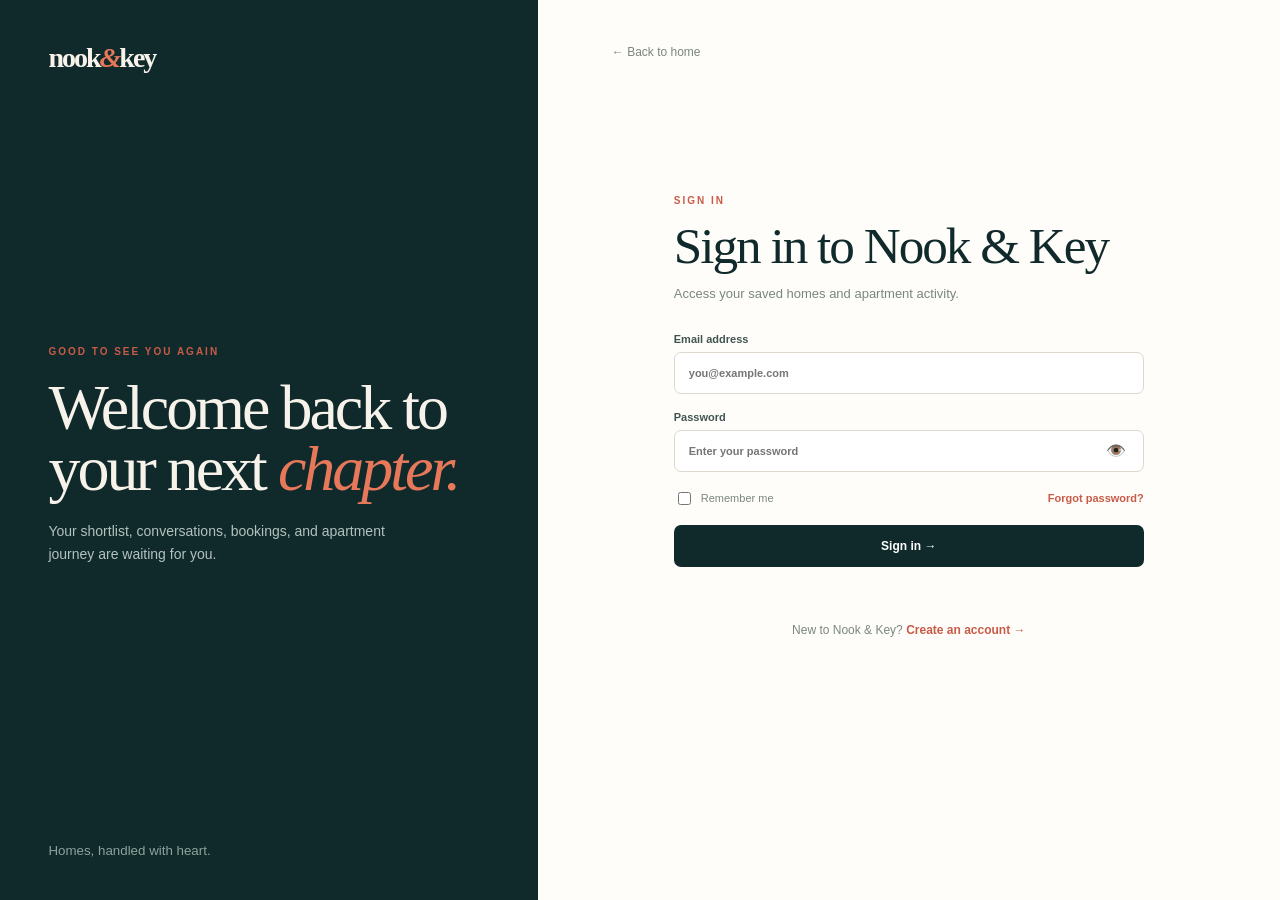
<file: src/main/resources/static/signIn_page.html>
<!DOCTYPE html>
<html lang="en">
<head>
  <meta charset="UTF-8" />
  <meta name="viewport" content="width=device-width, initial-scale=1.0" />
  <title>Sign in | Nook & Key</title>
  <link rel="stylesheet" href="css/signin_page.css" />
</head>
<body class="auth-page">
  <main class="auth-layout">
    <section class="auth-brand-panel">
      <a href="index.html" class="logo">nook<span>&</span>key</a>
      <div>
        <p class="eyebrow">Good to see you again</p>
        <h1>Welcome back to your next <em>chapter.</em></h1>
        <p>Your shortlist, conversations, bookings, and apartment journey are waiting for you.</p>
      </div>
      <small>Homes, handled with heart.</small>
    </section>

    <section class="auth-form-panel">
      <a href="index.html" class="back-link">← Back to home</a>
      <div class="auth-form-container">
        <p class="eyebrow">Sign in</p>
        <h2>Sign in to Nook & Key</h2>
        <p class="form-description">Access your saved homes and apartment activity.</p>

        <form id="signinForm">
          <label>Email address<input id="email" type="email" placeholder="you@example.com" required /></label>
          <label>Password
            <div style="position:relative; display:flex; align-items:center;">
              <input id="password" type="password" placeholder="Enter your password" minlength="8" required style="padding-right:45px; width:100%;" />
              <button type="button" id="togglePasswordBtn" style="position:absolute; right:12px; background:none; border:none; cursor:pointer; font-size:16px; color:#7a8681;" title="Show/Hide Password">👁️</button>
            </div>
          </label>
          <div class="form-options">
            <label class="checkbox-label"><input type="checkbox" /> Remember me</label>
            <button type="button" id="forgotPassword">Forgot password?</button>
          </div>
          <button class="primary-button full-width" type="submit">Sign in →</button>
        </form>

        <p id="signinMessage" class="message"></p>
        <p class="auth-switch">New to Nook & Key? <a href="signup_page.html">Create an account →</a></p>
      </div>
    </section>
  </main>
  <script src="js/signin_page.js"></script>
</body>
</html>
</file>
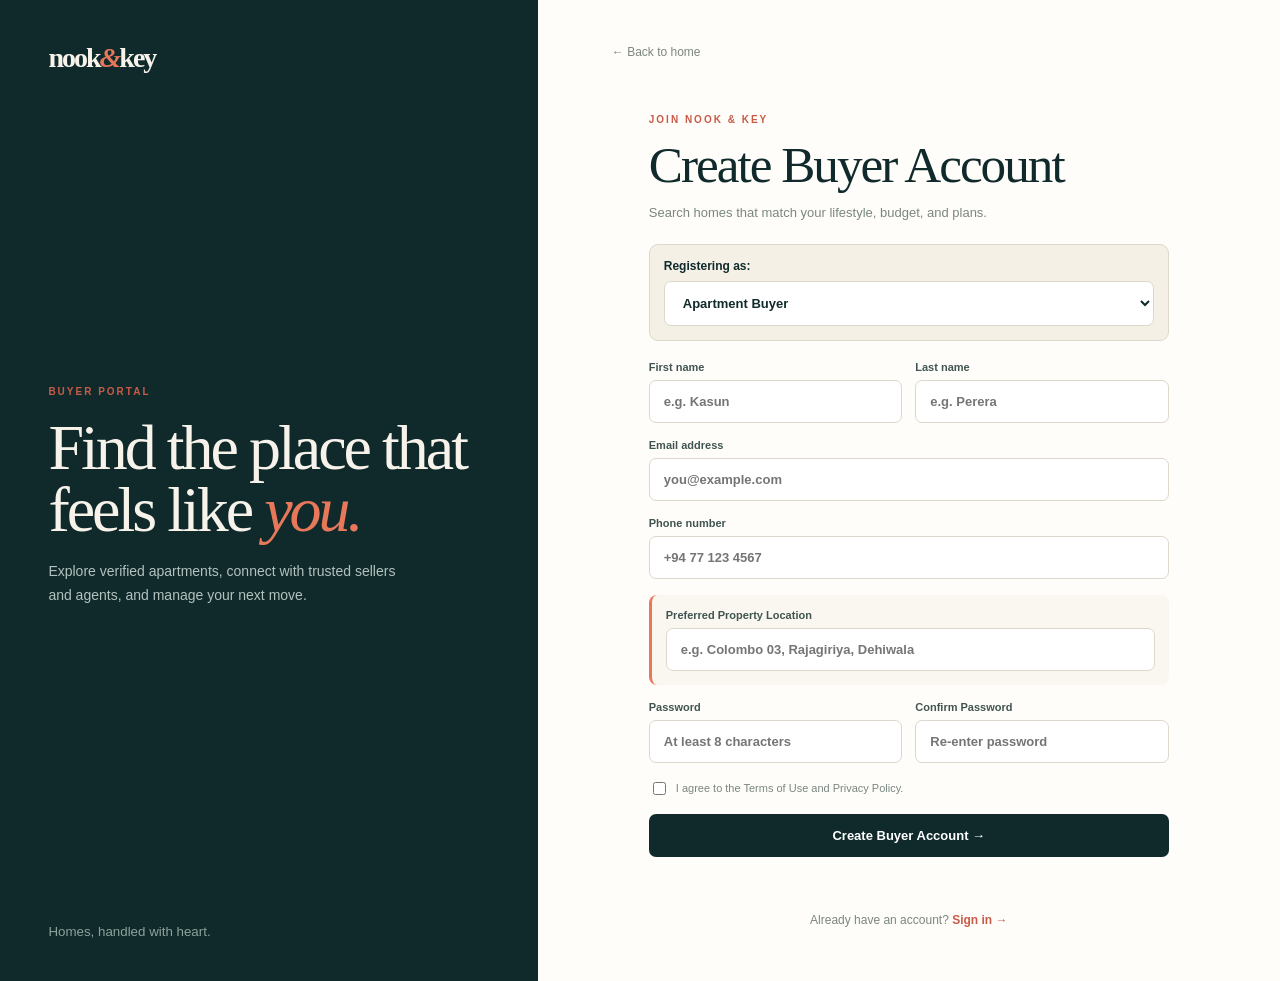
<file: src/main/resources/static/signup_page.html>
<!DOCTYPE html>
<html lang="en">
<head>
  <meta charset="UTF-8" />
  <meta name="viewport" content="width=device-width, initial-scale=1.0" />
  <title>Create account | Nook & Key</title>
  <link rel="stylesheet" href="css/signup_page.css" />
</head>
<body class="auth-page">
  <main class="auth-layout">
    <section class="auth-brand-panel">
      <a href="index.html" class="logo">nook<span>&</span>key</a>
      <div>
        <p class="eyebrow" id="brandEyebrow">Buyer Portal</p>
        <h1 id="brandTitle">Find the place that feels like <em>you.</em></h1>
        <p id="brandDescription">Explore verified apartments, connect with trusted sellers and agents, and manage your next move in one simple place.</p>
      </div>
      <small>Homes, handled with heart.</small>
    </section>

    <section class="auth-form-panel">
      <a href="index.html" class="back-link">← Back to home</a>
      <div class="auth-form-container">
        <p class="eyebrow" id="formEyebrow">Join Nook & Key</p>
        <h2 id="formTitle">Create your account</h2>
        <p class="form-description" id="formDescription">Select whether you are buying, selling, or working as a certified agent.</p>

        <!-- Role Selector Dropdown (Buyer, Seller, Agent only) -->
        <div class="role-selector-container">
          <label for="role">Registering as:
            <select id="role" name="role" required>
              <option value="BUYER" selected>Apartment Buyer</option>
              <option value="SELLER">Property Seller</option>
              <option value="AGENT">Real Estate Agent</option>
            </select>
          </label>
        </div>

        <form id="signupForm">
          <!-- Common Name fields -->
          <div class="form-row">
            <label>First name
              <input id="firstName" type="text" placeholder="e.g. Kasun" required />
            </label>
            <label>Last name
              <input id="lastName" type="text" placeholder="e.g. Perera" required />
            </label>
          </div>

          <!-- Common Email field -->
          <label>Email address
            <input id="email" type="email" placeholder="you@example.com" required />
          </label>

          <!-- Common Phone field -->
          <label>Phone number
            <input id="phone" type="tel" placeholder="+94 77 123 4567" required />
          </label>

          <!-- AGENT specific fields (Shown only for AGENT) -->
          <div id="agentFields" class="role-fields hidden">
            <label>Agent License Number <span class="required-star">*</span>
              <input id="licenseNumber" type="text" placeholder="e.g. REA-2024-889" />
            </label>
            <label>Agency / Brokerage Name
              <input id="agencyName" type="text" placeholder="e.g. Prime Residencies / Independent" />
            </label>
          </div>

          <!-- SELLER specific fields (Shown only for SELLER) -->
          <div id="sellerFields" class="role-fields hidden">
            <label>Seller Type
              <select id="sellerType">
                <option value="INDIVIDUAL">Individual Apartment Owner</option>
                <option value="DEVELOPER">Property Developer</option>
                <option value="COMPANY">Real Estate Firm / Company</option>
              </select>
            </label>
            <label>Primary Location / City
              <input id="sellerCity" type="text" placeholder="e.g. Colombo, Kandy, Galle" />
            </label>
          </div>

          <!-- BUYER specific fields (Shown only for BUYER) -->
          <div id="buyerFields" class="role-fields">
            <label>Preferred Property Location
              <input id="preferredCity" type="text" placeholder="e.g. Colombo 03, Rajagiriya, Dehiwala" />
            </label>
          </div>

          <!-- Password fields -->
          <div class="form-row">
            <label>Password
              <input id="password" type="password" placeholder="At least 8 characters" minlength="8" required />
            </label>
            <label>Confirm Password
              <input id="confirmPassword" type="password" placeholder="Re-enter password" minlength="8" required />
            </label>
          </div>

          <label class="checkbox-label">
            <input id="terms" type="checkbox" required /> I agree to the Terms of Use and Privacy Policy.
          </label>

          <button id="submitButton" class="primary-button full-width" type="submit">Create Buyer Account →</button>
        </form>

        <p id="signupMessage" class="message"></p>
        <p class="auth-switch">Already have an account? <a href="signIn_page.html">Sign in →</a></p>
      </div>
    </section>
  </main>

  <script src="js/signup_page.js"></script>
</body>
</html>
</file>
<file: src/main/resources/static/css/admin_page.css>
*{box-sizing:border-box}:root{--ink:#102a2c;--paper:#fffdf9;--line:#e6e2d9;--muted:#7b8882;--coral:#e8785a;--green:#4f816a;--purple:#7567a7;--cream:#f7f3eb;--shadow:0 16px 42px rgba(16,42,44,.08)}body{margin:0;color:var(--ink);background:#f7f8f5;font-family:Arial,sans-serif}a{color:inherit;text-decoration:none}button,input,select{font:inherit}button{cursor:pointer}.logo{display:block;color:var(--cream);font:bold 28px Georgia,serif;letter-spacing:-2px}.logo span,em{color:var(--coral);font-style:italic}.sidebar{position:fixed;inset:0 auto 0 0;width:236px;padding:33px 22px 25px;display:flex;flex-direction:column;color:#dbe5df;background:var(--ink)}.workspace-label{margin:51px 0 15px;color:#75918a;font-size:9px;font-weight:bold;letter-spacing:1.6px;text-transform:uppercase}.side-nav{display:grid;gap:6px}.side-nav a,.sidebar-bottom a,.sidebar-bottom button{display:flex;align-items:center;gap:13px;padding:12px;border:0;border-radius:8px;color:#9eb2ab;background:transparent;font-size:12px;text-align:left}.side-nav a:hover,.side-nav a.active{color:#fff7ed;background:rgba(255,255,255,.1)}.side-nav b{margin-left:auto;padding:3px 6px;border-radius:20px;color:#9eb2ab;background:rgba(255,255,255,.1);font-size:9px}.sidebar-bottom{display:grid;gap:5px;margin-top:auto}.sidebar-bottom button{width:100%;color:#9eb2ab}.sidebar-bottom a:hover,.sidebar-bottom button:hover{color:white;background:rgba(255,255,255,.08)}.dashboard-main{min-height:100vh;margin-left:236px;padding:38px 45px 55px}.topbar{display:flex;align-items:center;justify-content:space-between;margin-bottom:28px}.eyebrow{margin:0 0 10px;color:#c85b47;font-size:9px;font-weight:bold;letter-spacing:1.7px;text-transform:uppercase}.topbar h1{margin:0;font:normal 33px Georgia,serif;letter-spacing:-1.3px}.topbar h1 em{color:var(--coral)}.topbar-actions{display:flex;align-items:center;gap:14px}.icon-button,.notification-button{position:relative;width:36px;height:36px;border:1px solid var(--line);border-radius:50%;background:white;font-size:18px}.notification-button span{position:absolute;top:7px;right:7px;width:5px;height:5px;border:1px solid white;border-radius:50%;background:var(--coral)}.profile-chip{display:flex;align-items:center;gap:9px;font-size:11px}.profile-chip strong,.profile-chip small{display:block}.profile-chip small{margin-top:3px;color:var(--muted);font-size:9px}.avatar{display:inline-grid;place-items:center;width:34px;height:34px;border-radius:50%;color:white;background:#6f8c82;font-size:10px;font-weight:bold}.admin-banner{display:flex;align-items:center;justify-content:space-between;padding:28px 31px;margin-bottom:20px;border-radius:13px;color:white;background:linear-gradient(110deg,#213f40,#3e5b5a)}.admin-banner h2{margin:0 0 14px;font:normal 37px Georgia,serif;letter-spacing:-1.5px;line-height:.97}.admin-banner h2 em{color:#ffc5b0}.admin-banner>div:first-child>p:last-child{max-width:440px;margin:0;color:#c2d2cd;font-size:12px;line-height:1.6}.admin-banner .eyebrow{color:#f4ad95}.system-health{width:260px;padding:17px;border:1px solid rgba(255,255,255,.24);border-radius:10px;background:rgba(255,255,255,.09)}.health-header{display:flex;justify-content:space-between;align-items:center;font-size:10px}.health-header b{color:#b8e1c2;font-size:8px}.health-header i{display:inline-block;width:6px;height:6px;margin-right:4px;border-radius:50%;background:#8fc69f}.health-line{height:5px;margin:17px 0 12px;overflow:hidden;border-radius:10px;background:rgba(255,255,255,.16)}.health-line span{display:block;height:100%;border-radius:10px;background:#97d1a6}.health-meta{display:flex;justify-content:space-between;color:#a7c0b9;font-size:8px}.health-meta strong{display:block;margin-top:4px;color:white;font-size:10px}.stats-grid{display:grid;grid-template-columns:repeat(4,1fr);gap:14px;margin-bottom:22px}.stat-card{min-height:145px;padding:19px;border:1px solid var(--line);border-radius:12px;background:white}.stat-card.featured{color:#fff;background:var(--coral)}.stat-top{display:flex;justify-content:space-between;color:var(--muted);font-size:10px}.featured .stat-top{color:#ffe5da}.stat-icon{display:grid;place-items:center;width:27px;height:27px;border-radius:8px;background:#fbe7dd;font-size:15px}.featured .stat-icon{color:#fff;background:rgba(16,42,44,.17)}.stat-icon.orange{color:#c85b47}.stat-icon.purple{color:var(--purple);background:#eeeafa}.stat-icon.green{color:var(--green);background:#e4efe8}.stat-card>strong{display:block;margin-top:17px;font:normal 32px Georgia,serif}.stat-card p{margin:7px 0 0;color:var(--muted);font-size:9px}.featured p{color:#ffe5da}.stat-card p b{color:var(--green)}.featured p b{color:#fff}.sparkline{display:flex;align-items:end;gap:3px;height:20px;margin-top:9px}.sparkline i{display:block;width:8px;border-radius:3px;background:#bd5e4b}.sparkline i:nth-child(1){height:5px}.sparkline i:nth-child(2){height:8px}.sparkline i:nth-child(3){height:6px}.sparkline i:nth-child(4){height:13px}.sparkline i:nth-child(5){height:9px}.sparkline i:nth-child(6){height:16px}.sparkline i:nth-child(7){height:20px;background:#fff0e7}.stat-bar{height:4px;margin-top:15px;overflow:hidden;border-radius:10px;background:#edf0eb}.stat-bar span{display:block;height:100%;border-radius:10px;background:var(--coral)}.purple-bar span{background:var(--purple)}.green-bar span{background:var(--green)}.main-grid{display:grid;grid-template-columns:1.45fr .8fr;gap:17px;margin-bottom:17px}.content-card{padding:23px;border:1px solid var(--line);border-radius:12px;background:white}.section-header{display:flex;align-items:center;justify-content:space-between;gap:18px}.section-header.compact{margin-bottom:21px}.section-header h2{margin:0;font:normal 25px Georgia,serif;letter-spacing:-.8px}.section-header a{color:#c85b47;font-size:10px;font-weight:bold}.section-header select{padding:8px;border:1px solid var(--line);border-radius:6px;color:var(--muted);font-size:10px}.chart-legend{display:flex;align-items:center;gap:16px;margin:23px 0 14px;color:var(--muted);font-size:9px}.chart-legend i{display:inline-block;width:8px;height:8px;margin-right:4px;border-radius:50%}.legend-listings{background:var(--coral)}.legend-users{background:#8da79a}.chart-legend b{margin-left:auto;color:var(--green);font-size:12px}.chart-legend b small{color:var(--muted);font-size:8px;font-weight:normal}.line-chart{height:220px;display:flex}.y-labels{display:flex;flex-direction:column;justify-content:space-between;padding:0 12px 23px 0;color:var(--muted);font-size:8px}.chart-area{position:relative;flex:1}.grid-lines{position:absolute;inset:0 0 23px;display:flex;flex-direction:column;justify-content:space-between}.grid-lines i{display:block;border-top:1px dashed #e8e9e4}.chart-area svg{position:absolute;inset:0 0 23px;width:100%;height:calc(100% - 23px);overflow:visible}.chart-fill{fill:rgba(232,120,90,.12)}.chart-line{fill:none;stroke:var(--coral);stroke-width:3}.users-line{fill:none;stroke:#8da79a;stroke-width:2;stroke-dasharray:5 4}.x-labels{position:absolute;bottom:0;left:0;right:0;display:flex;justify-content:space-between;color:var(--muted);font-size:8px}.role-donut{display:flex;align-items:center;gap:24px;margin:27px 0}.donut{display:grid;place-items:center;width:135px;height:135px;border:18px solid #e9e5f2;border-right-color:var(--purple);border-top-color:var(--coral);border-bottom-color:var(--green);border-radius:50%}.donut strong{font:normal 29px Georgia,serif}.donut small{margin-top:-33px;color:var(--muted);font-size:8px}.role-legend{display:grid;gap:13px;flex:1}.role-legend span{display:flex;align-items:center;color:var(--muted);font-size:10px}.role-legend i{width:8px;height:8px;margin-right:7px;border-radius:50%}.role-legend b{margin-left:auto;color:var(--ink)}.buyer-dot{background:var(--coral)}.agent-dot{background:var(--purple)}.seller-dot{background:var(--green)}.staff-dot{background:#b9b3ce}.full-width{width:100%}.primary-button,.secondary-button{padding:10px 14px;border:0;border-radius:7px;font-size:10px;font-weight:bold}.primary-button{color:white;background:var(--coral)}.primary-button:hover{background:#c85b47}.secondary-button{color:var(--ink);border:1px solid var(--line);background:white}.header-actions{display:flex;gap:9px}.activity-toolbar{display:flex;gap:9px;margin:25px 0 14px}.search-input{display:flex;align-items:center;gap:8px;flex:1;padding:0 12px;border:1px solid var(--line);border-radius:7px;color:var(--muted);font-size:16px}.search-input input{width:100%;padding:10px 0;border:0;outline:0;font-size:11px}.activity-toolbar select{min-width:145px;padding:0 10px;border:1px solid var(--line);border-radius:7px;outline:0;font-size:10px}.table-wrap{overflow-x:auto}table{width:100%;border-collapse:collapse;min-width:650px}th{padding:11px 9px;border-bottom:1px solid var(--line);color:var(--muted);font-size:9px;text-align:left;text-transform:uppercase}td{padding:14px 9px;border-bottom:1px solid #f0eee9;font-size:11px}.activity-cell{display:flex;align-items:center;gap:9px}.activity-icon{display:grid;place-items:center;width:31px;height:31px;border-radius:8px;color:#c85b47;background:#fbe7dd}.activity-icon.user{color:var(--purple);background:#eeeafa}.activity-icon.booking{color:var(--green);background:#e4efe8}.activity-icon.verify{color:#a66b24;background:#fff1d8}.subtext{display:block;margin-top:4px;color:var(--muted);font-size:9px}.role-label{color:var(--muted);font-size:10px}.activity-status{display:inline-block;padding:5px 8px;border-radius:15px;color:var(--green);background:#e4efe8;font-size:9px;font-weight:bold}.activity-status.pending{color:#a66b24;background:#fff1d8}.activity-status.review{color:var(--purple);background:#eeeafa}.row-action{border:0;color:#c85b47;background:transparent;font-size:16px}.empty-state{padding:28px;color:var(--muted);font-size:12px;text-align:center}.hidden{display:none!important}.lower-grid{display:grid;grid-template-columns:1fr 1fr;gap:17px;margin-top:17px}.verification-summary{display:flex;align-items:center;gap:25px}.verification-ring{display:grid;place-items:center;width:105px;height:105px;border:10px solid #e4efe8;border-right-color:var(--green);border-top-color:var(--coral);border-radius:50%}.verification-ring strong{font:normal 23px Georgia,serif}.verification-ring small{margin-top:-27px;color:var(--muted);font-size:8px}.verification-details p{color:var(--muted);font-size:10px}.verification-details b{color:var(--ink)}.green-pip,.orange-pip,.red-pip{display:inline-block;width:7px;height:7px;margin-right:6px;border-radius:50%;background:var(--green)}.orange-pip{background:#d59b4f}.red-pip{background:var(--coral)}.alert-count{padding:5px 8px;border-radius:15px;color:#c85b47;background:#fbe7dd;font-size:9px;font-weight:bold}.alert-list{display:grid;gap:15px}.alert-list>div{display:flex;align-items:center;gap:10px}.alert-list>div>div{flex:1}.alert-icon{display:grid;place-items:center;width:31px;height:31px;border-radius:8px;font-weight:bold}.orange-alert{color:#a66b24;background:#fff1d8}.purple-alert{color:var(--purple);background:#eeeafa}.green-alert{color:var(--green);background:#e4efe8}.alert-list strong{display:block;font-size:10px}.alert-list p{margin:4px 0 0;color:var(--muted);font-size:9px}.alert-list button{border:0;color:#c85b47;background:transparent;font-size:16px}.message{min-height:18px;margin:14px 0 0;color:#c85b47;font-size:11px}.message.success{color:var(--green)}.modal{position:fixed;inset:0;z-index:10;display:grid;place-items:center;padding:20px;background:rgba(16,42,44,.62)}.modal-card{position:relative;width:min(100%,500px);padding:31px;border-radius:14px;background:var(--paper);box-shadow:var(--shadow)}.close-button{position:absolute;top:12px;right:15px;border:0;color:var(--muted);background:transparent;font-size:25px}.modal-card h2{margin:14px 0 8px;font:normal 33px Georgia,serif}.modal-description{color:var(--muted);font-size:12px;line-height:1.6}.user-modal-stats{display:grid;grid-template-columns:repeat(4,1fr);gap:7px;margin:25px 0}.user-modal-stats div{padding:13px 5px;border-radius:8px;text-align:center;background:var(--cream)}.user-modal-stats strong,.user-modal-stats span{display:block}.user-modal-stats strong{font:normal 21px Georgia,serif}.user-modal-stats span{margin-top:5px;color:var(--muted);font-size:8px}
@media(max-width:1050px){.sidebar{width:190px}.dashboard-main{margin-left:190px;padding:28px}.stats-grid{grid-template-columns:repeat(2,1fr)}.main-grid{grid-template-columns:1fr}}@media(max-width:700px){.sidebar{position:static;width:auto;padding:20px;display:block}.workspace-label{margin:20px 0 10px}.side-nav{grid-template-columns:repeat(3,1fr)}.side-nav a{padding:9px;font-size:0;justify-content:center}.side-nav a span,.side-nav b{display:none}.sidebar-bottom{display:flex;margin-top:13px}.sidebar-bottom a,.sidebar-bottom button{flex:1;justify-content:center}.sidebar-bottom span{font-size:10px}.dashboard-main{margin-left:0;padding:23px 16px 35px}.topbar{align-items:flex-start}.topbar h1{font-size:27px}.topbar-actions{gap:6px}.profile-chip>span:not(.avatar){display:none}.admin-banner{display:block;padding:22px}.system-health{width:auto;margin-top:20px}.stats-grid{grid-template-columns:1fr 1fr}.content-card{padding:16px}.section-header{align-items:flex-start;flex-direction:column}.header-actions{width:100%}.header-actions button{flex:1}.activity-toolbar{flex-wrap:wrap}.search-input{flex-basis:100%;min-height:37px}.activity-toolbar select{width:100%;min-height:37px}.lower-grid{grid-template-columns:1fr}.user-modal-stats{grid-template-columns:1fr 1fr}}
</file>
<file: src/main/resources/static/css/agent_page.css>
*{box-sizing:border-box} :root{--ink:#102a2c;--ink-2:#203c3d;--cream:#f7f3eb;--paper:#fffdf9;--line:#e6e2d9;--muted:#7b8882;--coral:#e8785a;--coral-dark:#c85b47;--green:#4f816a;--gold:#b78749;--purple:#7567a7;--shadow:0 16px 42px rgba(16,42,44,.08)} body{margin:0;color:var(--ink);background:#f7f8f5;font-family:Arial,sans-serif}a{color:inherit;text-decoration:none}button,input,select,textarea{font:inherit}button{cursor:pointer}.logo{display:block;color:var(--cream);font-family:Georgia,serif;font-size:28px;font-weight:bold;letter-spacing:-2px}.logo span,em{color:var(--coral);font-style:italic}.sidebar{position:fixed;inset:0 auto 0 0;width:236px;padding:33px 22px 25px;display:flex;flex-direction:column;color:#dbe5df;background:var(--ink)}.workspace-label{margin:51px 0 15px;color:#75918a;font-size:9px;font-weight:bold;letter-spacing:1.6px;text-transform:uppercase}.side-nav{display:grid;gap:6px}.side-nav a,.sidebar-bottom a,.sidebar-bottom button{display:flex;align-items:center;gap:13px;padding:12px 12px;border:0;border-radius:8px;color:#9eb2ab;background:transparent;font-size:12px;text-align:left}.side-nav a:hover,.side-nav a.active{color:#fff7ed;background:rgba(255,255,255,.1)}.side-nav b{margin-left:auto;padding:3px 6px;border-radius:20px;color:#9eb2ab;background:rgba(255,255,255,.1);font-size:9px}.side-nav a.active b{color:#ffd3c2;background:rgba(232,120,90,.2)}.sidebar-bottom{display:grid;gap:5px;margin-top:auto}.sidebar-bottom button{width:100%;color:#9eb2ab}.sidebar-bottom a:hover,.sidebar-bottom button:hover{color:white;background:rgba(255,255,255,.08)}.dashboard-main{min-height:100vh;margin-left:236px;padding:38px 45px 55px}.topbar{display:flex;align-items:center;justify-content:space-between;margin-bottom:31px}.eyebrow{margin:0 0 10px;color:var(--coral-dark);font-size:9px;font-weight:bold;letter-spacing:1.7px;text-transform:uppercase}.topbar h1{margin:0;font-family:Georgia,serif;font-size:33px;font-weight:normal;letter-spacing:-1.3px}.topbar h1 em{color:var(--coral)}.topbar-actions{display:flex;align-items:center;gap:14px}.icon-button,.notification-button{position:relative;width:36px;height:36px;border:1px solid var(--line);border-radius:50%;color:var(--ink);background:white;font-size:18px}.notification-button span{position:absolute;top:7px;right:7px;width:5px;height:5px;border:1px solid white;border-radius:50%;background:var(--coral)}.profile-chip{display:flex;align-items:center;gap:9px;padding-left:8px;font-size:11px}.profile-chip strong,.profile-chip small{display:block}.profile-chip small{margin-top:3px;color:var(--muted);font-size:9px}.avatar{display:inline-grid;place-items:center;width:34px;height:34px;border-radius:50%;color:white;background:#6f8c82;font-size:10px;font-weight:bold}.stats-grid{display:grid;grid-template-columns:repeat(4,1fr);gap:14px;margin-bottom:22px}.stat-card{min-height:151px;padding:19px;border:1px solid var(--line);border-radius:12px;background:white;box-shadow:0 4px 16px rgba(16,42,44,.025)}.stat-card.featured{color:var(--cream);background:var(--ink)}.stat-top{display:flex;justify-content:space-between;align-items:center;color:var(--muted);font-size:10px}.featured .stat-top{color:#b6c6c0}.stat-icon{display:grid;place-items:center;width:27px;height:27px;border-radius:8px;color:var(--ink);background:#e6eee6;font-size:15px}.stat-icon.orange{color:var(--coral-dark);background:#fbe7dd}.stat-icon.green{color:var(--green);background:#e4efe8}.stat-icon.purple{color:var(--purple);background:#eeeafa}.featured .stat-icon{color:#ffd2c1;background:rgba(232,120,90,.18)}.stat-card>strong{display:block;margin-top:17px;font-family:Georgia,serif;font-size:32px;font-weight:normal;letter-spacing:-1px}.stat-card p{margin:7px 0 0;color:var(--muted);font-size:9px}.featured .stat-card p,.featured p{color:#94aaa2}.stat-card p b{color:var(--green)}.featured p b{color:#f6ae98}.sparkline{display:flex;align-items:end;gap:3px;height:20px;margin-top:9px}.sparkline i{display:block;width:8px;border-radius:3px;background:#648477}.sparkline i:nth-child(1){height:5px}.sparkline i:nth-child(2){height:8px}.sparkline i:nth-child(3){height:6px}.sparkline i:nth-child(4){height:13px}.sparkline i:nth-child(5){height:9px}.sparkline i:nth-child(6){height:16px}.sparkline i:nth-child(7){height:20px;background:var(--coral)}.stat-bar{height:4px;margin-top:14px;overflow:hidden;border-radius:10px;background:#edf0eb}.stat-bar span{display:block;height:100%;border-radius:10px;background:var(--coral)}.green-bar span{background:var(--green)}.purple-bar span{background:var(--purple)}.content-card{padding:23px;border:1px solid var(--line);border-radius:12px;background:white;box-shadow:0 4px 16px rgba(16,42,44,.025)}.section-header{display:flex;align-items:center;justify-content:space-between;gap:18px}.section-header.compact{margin-bottom:21px}.section-header h2{margin:0;font-family:Georgia,serif;font-size:25px;font-weight:normal;letter-spacing:-.8px}.section-header a{color:var(--coral-dark);font-size:10px;font-weight:bold}.header-actions{display:flex;gap:9px}.primary-button,.secondary-button,.filter-button{padding:10px 14px;border:0;border-radius:7px;font-size:10px;font-weight:bold}.primary-button{color:white;background:var(--coral)}.primary-button:hover{background:var(--coral-dark)}.secondary-button,.filter-button{color:var(--ink);border:1px solid var(--line);background:white}.secondary-button:hover,.filter-button:hover{background:var(--cream)}.listing-toolbar{display:flex;gap:9px;margin:25px 0 14px}.search-input{display:flex;align-items:center;gap:8px;flex:1;padding:0 12px;border:1px solid var(--line);border-radius:7px;color:var(--muted);font-size:16px}.search-input input{width:100%;padding:10px 0;border:0;outline:0;color:var(--ink);font-size:11px}.listing-toolbar select{min-width:135px;padding:0 10px;border:1px solid var(--line);border-radius:7px;outline:0;color:var(--ink);background:white;font-size:10px}.table-wrap{overflow-x:auto}table{width:100%;border-collapse:collapse;min-width:700px}th{padding:11px 9px;border-bottom:1px solid var(--line);color:var(--muted);font-size:9px;font-weight:bold;text-align:left;text-transform:uppercase;letter-spacing:.6px}td{padding:14px 9px;border-bottom:1px solid #f0eee9;color:var(--ink-2);font-size:11px;vertical-align:middle}td:first-child{font-weight:bold}.property-cell{display:flex;align-items:center;gap:10px}.property-thumb{width:39px;height:39px;border-radius:7px;object-fit:cover;background:var(--sand)}.subtext{display:block;margin-top:4px;color:var(--muted);font-size:9px;font-weight:normal}.status{display:inline-block;padding:5px 8px;border-radius:15px;font-size:9px;font-weight:bold}.status.PUBLISHED{color:var(--green);background:#e4efe8}.status.PENDING{color:#a66b24;background:#fff1d8}.status.DRAFT{color:var(--muted);background:#eef0ed}.status.SOLD{color:#7567a7;background:#eeeafa}.row-menu{border:0;color:var(--muted);background:transparent;font-size:18px}.empty-state{padding:28px;color:var(--muted);font-size:12px;text-align:center}.hidden{display:none!important}.lower-grid{display:grid;grid-template-columns:1fr 1fr;gap:17px;margin-top:17px}.lead-list,.viewing-list{display:grid;gap:15px}.lead-item,.viewing-item{display:flex;align-items:center;gap:10px}.lead-item>div,.viewing-item>div{flex:1}.lead-item strong,.viewing-item strong{display:block;font-size:11px}.lead-item p,.viewing-item p{margin:4px 0 0;color:var(--muted);font-size:9px}.lead-item small{color:var(--muted);font-size:9px}.coral-avatar{background:var(--coral)}.blue-avatar{background:#6c87a6}.gold-avatar{background:#b68e52}.time{width:43px;color:var(--coral-dark);font-family:Georgia,serif;font-size:17px}.time span{display:block;color:var(--muted);font-family:Arial,sans-serif;font-size:8px}.viewing-item button{border:0;color:var(--muted);background:transparent}.modal{position:fixed;inset:0;z-index:1000;display:flex;justify-content:center;align-items:flex-start;padding:30px 16px 60px;background:rgba(16,42,44,.68);backdrop-filter:blur(4px);overflow-y:auto;-webkit-overflow-scrolling:touch}.modal-card{position:relative;width:min(100%,600px);margin:20px auto 40px;padding:32px 28px 36px;border-radius:14px;background:var(--paper,#fffdf9);box-shadow:0 25px 60px rgba(16,42,44,.35)}.close-button{position:absolute;top:16px;right:18px;width:34px;height:34px;border:1px solid #e2e8f0;border-radius:50%;color:var(--muted);background:#fff;display:flex;align-items:center;justify-content:center;font-size:20px;cursor:pointer;transition:all .15s ease}.close-button:hover{color:#dc2626;background:#fee2e2;border-color:#fecaca;transform:scale(1.05)}.modal::-webkit-scrollbar{width:8px}.modal::-webkit-scrollbar-track{background:rgba(16,42,44,.15);border-radius:8px}.modal::-webkit-scrollbar-thumb{background:#94a3b8;border-radius:8px}.modal::-webkit-scrollbar-thumb:hover{background:#64748b}.modal-card h2{margin:14px 0 8px;font-family:Georgia,serif;font-size:33px;font-weight:normal;letter-spacing:-1px}.modal-description{margin:0;color:var(--muted);font-size:12px}.modal-card form{display:grid;gap:14px;margin-top:24px}.modal-card label{display:grid;gap:6px;color:var(--ink-2);font-size:10px;font-weight:bold}.modal-card input,.modal-card select,.modal-card textarea{width:100%;padding:11px;border:1px solid var(--line);border-radius:6px;outline:0;color:var(--ink);background:white;resize:vertical;font-size:11px}.modal-card input:focus,.modal-card select:focus,.modal-card textarea:focus{border-color:var(--coral);box-shadow:0 0 0 3px rgba(232,120,90,.12)}.form-row{display:grid;grid-template-columns:1fr 1fr;gap:11px}.modal-actions{display:flex;justify-content:flex-end;gap:9px;margin-top:4px}.message{min-height:18px;margin:14px 0 0;color:var(--coral-dark);font-size:11px}.message.success{color:var(--green)}
@media(max-width:1050px){.sidebar{width:190px}.dashboard-main{margin-left:190px;padding:28px}.stats-grid{grid-template-columns:repeat(2,1fr)}}@media(max-width:700px){.sidebar{position:static;width:auto;height:auto;padding:20px;display:block}.workspace-label{margin:20px 0 10px}.side-nav{grid-template-columns:repeat(3,1fr)}.side-nav a{padding:9px;font-size:0;justify-content:center}.side-nav a span{display:none}.side-nav b{display:none}.sidebar-bottom{display:flex;margin-top:13px}.sidebar-bottom a,.sidebar-bottom button{flex:1;justify-content:center}.sidebar-bottom span{font-size:10px}.dashboard-main{margin-left:0;padding:23px 16px 35px}.topbar{align-items:flex-start}.topbar h1{font-size:27px}.topbar-actions{gap:6px}.profile-chip>span:not(.avatar){display:none}.stats-grid{grid-template-columns:1fr 1fr}.content-card{padding:16px}.section-header{align-items:flex-start;flex-direction:column}.header-actions{width:100%}.header-actions button{flex:1}.listing-toolbar{flex-wrap:wrap}.search-input{flex-basis:100%;min-height:37px}.listing-toolbar select{flex:1;min-height:37px}.filter-button{flex:1}.lower-grid{grid-template-columns:1fr}.form-row{grid-template-columns:1fr}.modal-card{padding:25px 18px}}
</file>
<file: src/main/resources/static/css/paddle_billing.css>
/* ==========================================================================
   Paddle Billing Starter Styles - Nook & Key
   ========================================================================== */

:root {
  --paddle-brand: #102a2c;
  --paddle-accent: #e8785a;
  --paddle-accent-hover: #c85b47;
  --paddle-bg: #f8fafc;
  --paddle-card-bg: #ffffff;
  --paddle-border: #e2e8f0;
  --paddle-text: #0f172a;
  --paddle-muted: #64748b;
  --paddle-green: #10b981;
  --paddle-green-bg: #ecfdf5;
  --paddle-green-text: #065f46;
  --paddle-gold: #d97706;
  --paddle-gold-bg: #fffbeb;
}

/* Verified Badges */
.badge-verified-agent,
.badge-verified-seller {
  display: inline-flex;
  align-items: center;
  gap: 5px;
  background: #ecfdf5;
  color: #065f46;
  border: 1px solid #a7f3d0;
  font-size: 11px;
  font-weight: 700;
  padding: 3px 9px;
  border-radius: 20px;
  letter-spacing: 0.2px;
  vertical-align: middle;
}

.badge-unverified {
  display: inline-flex;
  align-items: center;
  gap: 5px;
  background: #fef3c7;
  color: #92400e;
  border: 1px solid #fde68a;
  font-size: 10px;
  font-weight: 700;
  padding: 3px 9px;
  border-radius: 20px;
  letter-spacing: 0.2px;
  vertical-align: middle;
}

.badge-verified-agent svg,
.badge-verified-seller svg {
  width: 12px;
  height: 12px;
  fill: currentColor;
}

.badge-plan-pill {
  display: inline-flex;
  align-items: center;
  gap: 4px;
  font-size: 10px;
  font-weight: 800;
  padding: 2px 8px;
  border-radius: 12px;
  text-transform: uppercase;
  letter-spacing: 0.5px;
}

.badge-plan-pill.plan-FREE {
  background: #f1f5f9;
  color: #475569;
  border: 1px solid #cbd5e1;
}

.badge-plan-pill.plan-PRO {
  background: #eff6ff;
  color: #1d4ed8;
  border: 1px solid #bfdbfe;
}

.badge-plan-pill.plan-ELITE {
  background: #fffbeb;
  color: #b45309;
  border: 1px solid #fde68a;
}

/* Quota Tracker Widget */
.quota-card {
  background: #ffffff;
  border: 1px solid var(--paddle-border);
  border-radius: 12px;
  padding: 18px;
  margin-bottom: 20px;
  box-shadow: 0 4px 16px rgba(16, 42, 44, 0.03);
}

.quota-header {
  display: flex;
  justify-content: space-between;
  align-items: center;
  margin-bottom: 10px;
}

.quota-title {
  font-size: 13px;
  font-weight: 700;
  color: var(--paddle-brand);
  display: flex;
  align-items: center;
  gap: 6px;
}

.quota-bar-container {
  height: 8px;
  background: #e2e8f0;
  border-radius: 10px;
  overflow: hidden;
  margin-bottom: 8px;
}

.quota-bar-fill {
  height: 100%;
  border-radius: 10px;
  background: linear-gradient(90deg, #10b981 0%, #34d399 100%);
  transition: width 0.4s ease;
}

.quota-bar-fill.warning {
  background: linear-gradient(90deg, #f59e0b 0%, #fbbf24 100%);
}

.quota-bar-fill.danger {
  background: linear-gradient(90deg, #ef4444 0%, #f87171 100%);
}

.quota-footer {
  display: flex;
  justify-content: space-between;
  align-items: center;
  font-size: 11px;
  color: var(--paddle-muted);
}

.btn-quota-upgrade {
  background: var(--paddle-accent);
  color: white;
  border: none;
  padding: 4px 12px;
  border-radius: 6px;
  font-size: 11px;
  font-weight: 700;
  cursor: pointer;
  transition: background 0.2s;
}

.btn-quota-upgrade:hover {
  background: var(--paddle-accent-hover);
}

/* ==========================================================================
   Paddle Pricing Modal Overlay
   ========================================================================== */
.paddle-modal-overlay {
  position: fixed;
  inset: 0;
  background: rgba(15, 23, 42, 0.65);
  backdrop-filter: blur(8px);
  -webkit-backdrop-filter: blur(8px);
  display: flex;
  align-items: center;
  justify-content: center;
  z-index: 2000;
  padding: 20px;
  opacity: 0;
  visibility: hidden;
  transition: all 0.25s cubic-bezier(0.16, 1, 0.3, 1);
}

.paddle-modal-overlay.active {
  opacity: 1;
  visibility: visible;
}

.paddle-modal-container {
  background: #ffffff;
  border-radius: 20px;
  max-width: 960px;
  width: 100%;
  max-height: 90vh;
  overflow-y: auto;
  box-shadow: 0 25px 50px -12px rgba(0, 0, 0, 0.25);
  position: relative;
  transform: translateY(20px) scale(0.97);
  transition: all 0.25s cubic-bezier(0.16, 1, 0.3, 1);
  padding: 36px 32px 32px;
}

.paddle-modal-overlay.active .paddle-modal-container {
  transform: translateY(0) scale(1);
}

.paddle-close-btn {
  position: absolute;
  top: 20px;
  right: 20px;
  width: 34px;
  height: 34px;
  border-radius: 50%;
  border: 1px solid #e2e8f0;
  background: #f8fafc;
  color: #64748b;
  display: flex;
  align-items: center;
  justify-content: center;
  cursor: pointer;
  font-size: 18px;
  transition: all 0.2s;
}

.paddle-close-btn:hover {
  background: #e2e8f0;
  color: #0f172a;
}

/* Header & Toggle */
.paddle-header {
  text-align: center;
  max-width: 580px;
  margin: 0 auto 30px;
}

.paddle-powered-pill {
  display: inline-flex;
  align-items: center;
  gap: 6px;
  background: #f1f5f9;
  color: #334155;
  border: 1px solid #e2e8f0;
  border-radius: 30px;
  padding: 4px 12px;
  font-size: 11px;
  font-weight: 700;
  letter-spacing: 0.5px;
  text-transform: uppercase;
  margin-bottom: 12px;
}

.paddle-powered-pill span.dot {
  width: 7px;
  height: 7px;
  border-radius: 50%;
  background: var(--paddle-accent);
}

.paddle-title {
  font-family: Georgia, serif;
  font-size: 30px;
  color: var(--paddle-brand);
  margin: 0 0 10px;
  letter-spacing: -0.5px;
}

.paddle-subtitle {
  font-size: 13px;
  color: var(--paddle-muted);
  line-height: 1.5;
  margin: 0 0 20px;
}

/* Billing Toggle Switch */
.paddle-toggle-wrap {
  display: inline-flex;
  align-items: center;
  background: #f1f5f9;
  padding: 4px;
  border-radius: 40px;
  border: 1px solid #e2e8f0;
  gap: 4px;
}

.paddle-toggle-btn {
  padding: 8px 18px;
  border-radius: 30px;
  border: none;
  background: transparent;
  color: #64748b;
  font-size: 12px;
  font-weight: 700;
  cursor: pointer;
  transition: all 0.2s;
  display: flex;
  align-items: center;
  gap: 6px;
}

.paddle-toggle-btn.active {
  background: #ffffff;
  color: var(--paddle-brand);
  box-shadow: 0 2px 8px rgba(0, 0, 0, 0.08);
}

.paddle-discount-badge {
  background: #10b981;
  color: white;
  font-size: 10px;
  font-weight: 800;
  padding: 2px 7px;
  border-radius: 20px;
  letter-spacing: 0.3px;
}

/* Pricing Grid */
.paddle-pricing-grid {
  display: grid;
  grid-template-columns: repeat(3, 1fr);
  gap: 20px;
  margin-bottom: 24px;
  align-items: stretch;
}

.paddle-plan-card {
  background: #ffffff;
  border: 1px solid #e2e8f0;
  border-radius: 16px;
  padding: 24px 20px;
  display: flex;
  flex-direction: column;
  position: relative;
  transition: all 0.25s ease;
}

.paddle-plan-card:hover {
  transform: translateY(-4px);
  box-shadow: 0 12px 30px rgba(16, 42, 44, 0.08);
}

.paddle-plan-card.featured {
  border: 2px solid var(--paddle-accent);
  background: #ffffff;
  box-shadow: 0 10px 30px rgba(232, 120, 90, 0.12);
}

.paddle-plan-card.elite {
  border: 2px solid #b78749;
  background: #fffdfa;
}

.paddle-plan-badge {
  position: absolute;
  top: -12px;
  left: 50%;
  transform: translateX(-50%);
  background: var(--paddle-accent);
  color: white;
  font-size: 10px;
  font-weight: 800;
  padding: 3px 12px;
  border-radius: 20px;
  letter-spacing: 0.5px;
  text-transform: uppercase;
  white-space: nowrap;
}

.paddle-plan-badge.gold {
  background: #b78749;
}

.paddle-plan-header {
  margin-bottom: 16px;
}

.paddle-plan-name {
  font-size: 18px;
  font-weight: 800;
  color: var(--paddle-brand);
  margin: 0 0 6px;
}

.paddle-plan-desc {
  font-size: 11px;
  color: var(--paddle-muted);
  line-height: 1.4;
  margin: 0;
  min-height: 32px;
}

.paddle-plan-price {
  margin: 14px 0 18px;
  display: flex;
  align-items: baseline;
  gap: 4px;
}

.paddle-plan-price .currency {
  font-size: 14px;
  font-weight: 700;
  color: var(--paddle-brand);
}

.paddle-plan-price .amount {
  font-size: 32px;
  font-weight: 900;
  color: var(--paddle-brand);
  letter-spacing: -1px;
  font-family: Georgia, serif;
}

.paddle-plan-price .cycle {
  font-size: 12px;
  color: var(--paddle-muted);
}

.paddle-plan-action {
  margin-bottom: 20px;
}

.btn-paddle-plan {
  width: 100%;
  padding: 10px 14px;
  border-radius: 8px;
  font-size: 12px;
  font-weight: 700;
  cursor: pointer;
  transition: all 0.2s;
  text-align: center;
  border: 1px solid #cbd5e1;
  background: #f8fafc;
  color: #334155;
}

.btn-paddle-plan:hover {
  background: #f1f5f9;
  border-color: #94a3b8;
}

.paddle-plan-card.featured .btn-paddle-plan {
  background: var(--paddle-accent);
  color: white;
  border: none;
}

.paddle-plan-card.featured .btn-paddle-plan:hover {
  background: var(--paddle-accent-hover);
}

.paddle-plan-card.elite .btn-paddle-plan {
  background: #102a2c;
  color: white;
  border: none;
}

.paddle-plan-card.elite .btn-paddle-plan:hover {
  background: #203c3d;
}

.btn-paddle-plan.current {
  background: #e2e8f0;
  color: #64748b;
  cursor: default;
  border: none;
}

.paddle-features-list {
  list-style: none;
  padding: 0;
  margin: 0;
  display: grid;
  gap: 9px;
  font-size: 11px;
  color: #334155;
}

.paddle-features-list li {
  display: flex;
  align-items: flex-start;
  gap: 8px;
  line-height: 1.4;
}

.paddle-check-icon {
  color: #10b981;
  font-weight: bold;
  font-size: 12px;
  flex-shrink: 0;
  margin-top: 1px;
}

/* ==========================================================================
   Paddle Checkout Modal
   ========================================================================== */
.paddle-checkout-card {
  max-width: 500px;
  width: 92%;
  background: #ffffff;
  border-radius: 16px;
  box-shadow: 0 20px 45px rgba(0, 0, 0, 0.2);
  padding: 28px;
  position: relative;
  animation: fadeIn 0.2s ease;
}

.checkout-plan-summary {
  background: #f8fafc;
  border: 1px solid #e2e8f0;
  border-radius: 10px;
  padding: 14px;
  margin-bottom: 18px;
  display: flex;
  justify-content: space-between;
  align-items: center;
}

.payment-tab-group {
  display: grid;
  grid-template-columns: 1fr 1fr;
  gap: 8px;
  margin-bottom: 16px;
}

.payment-tab-btn {
  padding: 9px;
  border-radius: 8px;
  border: 1px solid #e2e8f0;
  background: #ffffff;
  font-size: 12px;
  font-weight: 700;
  color: #475569;
  cursor: pointer;
  display: flex;
  align-items: center;
  justify-content: center;
  gap: 6px;
  transition: all 0.2s;
}

.payment-tab-btn.active {
  border-color: var(--paddle-accent);
  background: #fff8f6;
  color: var(--paddle-accent);
}

.card-input-box {
  border: 1px solid #e2e8f0;
  border-radius: 8px;
  padding: 10px;
  background: #ffffff;
  margin-bottom: 14px;
  display: grid;
  gap: 10px;
}

.cash-payment-info {
  background: #f8fafc;
  border: 1px dashed #cbd5e1;
  border-radius: 8px;
  padding: 12px;
  margin-bottom: 14px;
  font-size: 11px;
  color: #475569;
  line-height: 1.5;
}

@media (max-width: 768px) {
  .paddle-pricing-grid {
    grid-template-columns: 1fr;
  }
  .paddle-modal-container {
    padding: 24px 16px;
  }
}
</file>
<file: src/main/resources/static/css/bookingManager_page.css>
*{box-sizing:border-box} :root{--ink:#102a2c;--cream:#f7f3eb;--paper:#fffdf9;--line:#e6e2d9;--muted:#7b8882;--coral:#e8785a;--green:#4f816a;--purple:#7567a7;--shadow:0 16px 42px rgba(16,42,44,.08)}body{margin:0;color:var(--ink);background:#f7f8f5;font-family:Arial,sans-serif}a{color:inherit;text-decoration:none}button,input,select{font:inherit}button{cursor:pointer}.logo{display:block;color:var(--cream);font:bold 28px Georgia,serif;letter-spacing:-2px}.logo span,em{color:var(--coral);font-style:italic}.sidebar{position:fixed;inset:0 auto 0 0;width:236px;padding:33px 22px 25px;display:flex;flex-direction:column;color:#dbe5df;background:var(--ink)}.workspace-label{margin:51px 0 15px;color:#75918a;font-size:9px;font-weight:bold;letter-spacing:1.6px;text-transform:uppercase}.side-nav{display:grid;gap:6px}.side-nav a,.sidebar-bottom a,.sidebar-bottom button{display:flex;align-items:center;gap:13px;padding:12px;border:0;border-radius:8px;color:#9eb2ab;background:transparent;font-size:12px;text-align:left}.side-nav a:hover,.side-nav a.active{color:#fff7ed;background:rgba(255,255,255,.1)}.side-nav b{margin-left:auto;padding:3px 6px;border-radius:20px;color:#9eb2ab;background:rgba(255,255,255,.1);font-size:9px}.sidebar-bottom{display:grid;gap:5px;margin-top:auto}.sidebar-bottom button{width:100%;color:#9eb2ab}.sidebar-bottom a:hover,.sidebar-bottom button:hover{color:white;background:rgba(255,255,255,.08)}.dashboard-main{min-height:100vh;margin-left:236px;padding:38px 45px 55px}.topbar{display:flex;align-items:center;justify-content:space-between;margin-bottom:28px}.eyebrow{margin:0 0 10px;color:#c85b47;font-size:9px;font-weight:bold;letter-spacing:1.7px;text-transform:uppercase}.topbar h1{margin:0;font:normal 33px Georgia,serif;letter-spacing:-1.3px}.topbar h1 em{color:var(--coral)}.topbar-actions{display:flex;align-items:center;gap:14px}.icon-button,.notification-button{position:relative;width:36px;height:36px;border:1px solid var(--line);border-radius:50%;background:white;font-size:18px}.notification-button span{position:absolute;top:7px;right:7px;width:5px;height:5px;border:1px solid white;border-radius:50%;background:var(--coral)}.profile-chip{display:flex;align-items:center;gap:9px;font-size:11px}.profile-chip strong,.profile-chip small{display:block}.profile-chip small{margin-top:3px;color:var(--muted);font-size:9px}.avatar{display:inline-grid;place-items:center;width:34px;height:34px;border-radius:50%;color:white;background:#6f8c82;font-size:10px;font-weight:bold}.operations-card{display:flex;align-items:center;justify-content:space-between;padding:28px 31px;margin-bottom:20px;border-radius:13px;color:white;background:linear-gradient(110deg,#263f4a,#496873)}.operations-card h2{margin:0 0 14px;font:normal 37px Georgia,serif;letter-spacing:-1.5px;line-height:.97}.operations-card h2 em{color:#ffc5b0}.operations-card>div:first-child>p:last-child{max-width:440px;margin:0;color:#c5d5d9;font-size:12px;line-height:1.6}.operations-card .eyebrow{color:#f4ad95}.date-card{width:130px;padding:17px;text-align:center;border:1px solid rgba(255,255,255,.27);border-radius:10px;background:rgba(255,255,255,.1)}.date-card span,.date-card small{display:block;font-size:9px;letter-spacing:1px}.date-card strong{display:block;margin:5px 0;font:normal 39px Georgia,serif}.stats-grid{display:grid;grid-template-columns:repeat(4,1fr);gap:14px;margin-bottom:22px}.stat-card{min-height:140px;padding:19px;border:1px solid var(--line);border-radius:12px;background:white}.stat-card.featured{color:var(--cream);background:var(--coral)}.stat-top{display:flex;justify-content:space-between;color:var(--muted);font-size:10px}.featured .stat-top{color:#ffe5da}.stat-icon{display:grid;place-items:center;width:27px;height:27px;border-radius:8px;background:#e6eee6;font-size:15px}.stat-icon.orange{color:#c85b47;background:#fbe7dd}.stat-icon.green{color:var(--green);background:#e4efe8}.stat-icon.purple{color:var(--purple);background:#eeeafa}.featured .stat-icon{color:#fff;background:rgba(16,42,44,.17)}.stat-card>strong{display:block;margin-top:17px;font:normal 32px Georgia,serif}.stat-card p{margin:7px 0 0;color:var(--muted);font-size:9px}.featured p{color:#ffe5da}.stat-card p b{color:var(--green)}.featured p b{color:#fff}.content-card{padding:23px;border:1px solid var(--line);border-radius:12px;background:white}.section-header{display:flex;align-items:center;justify-content:space-between;gap:18px}.section-header.compact{margin-bottom:21px}.section-header h2{margin:0;font:normal 25px Georgia,serif;letter-spacing:-.8px}.header-actions{display:flex;gap:9px}.primary-button,.secondary-button{padding:10px 14px;border:0;border-radius:7px;font-size:10px;font-weight:bold}.primary-button{color:white;background:var(--coral)}.primary-button:hover{background:#c85b47}.secondary-button{color:var(--ink);border:1px solid var(--line);background:white}.booking-toolbar{display:flex;gap:9px;margin:25px 0 14px}.search-input{display:flex;align-items:center;gap:8px;flex:1;padding:0 12px;border:1px solid var(--line);border-radius:7px;color:var(--muted);font-size:16px}.search-input input{width:100%;padding:10px 0;border:0;outline:0;font-size:11px}.booking-toolbar select{min-width:155px;padding:0 10px;border:1px solid var(--line);border-radius:7px;outline:0;font-size:10px}table{width:100%;border-collapse:collapse;min-width:680px} .table-wrap{overflow-x:auto}th{padding:11px 9px;border-bottom:1px solid var(--line);color:var(--muted);font-size:9px;text-align:left;text-transform:uppercase}td{padding:14px 9px;border-bottom:1px solid #f0eee9;font-size:11px}.buyer-cell{display:flex;align-items:center;gap:9px}.buyer-avatar{display:grid;place-items:center;width:30px;height:30px;border-radius:50%;color:white;background:#718c9e;font-size:9px;font-weight:bold}.subtext{display:block;margin-top:4px;color:var(--muted);font-size:9px}.booking-status{display:inline-block;padding:5px 8px;border-radius:15px;font-size:9px;font-weight:bold}.booking-status.CONFIRMED{color:var(--green);background:#e4efe8}.booking-status.PENDING{color:#a66b24;background:#fff1d8}.booking-status.RESCHEDULE{color:#c85b47;background:#fbe7dd}.booking-status.COMPLETED{color:var(--purple);background:#eeeafa}.row-action{border:0;color:#c85b47;background:transparent;font-size:10px;font-weight:bold}.empty-state{padding:28px;color:var(--muted);font-size:12px;text-align:center}.hidden{display:none!important}.lower-grid{display:grid;grid-template-columns:1fr 1fr;gap:17px;margin-top:17px}.calendar-list{display:grid;gap:15px}.calendar-list>div{display:flex;align-items:center;gap:11px}.calendar-list>div>div{flex:1}.calendar-day{display:grid;place-items:center;width:38px;height:38px;border-radius:8px;color:#c85b47;background:#fbe7dd;font:18px Georgia,serif}.calendar-day strong{font:8px Arial,sans-serif}.calendar-list strong{font-size:11px}.calendar-list p{margin:4px 0 0;color:var(--muted);font-size:9px}.calendar-dot{width:8px;height:8px;border-radius:50%}.confirmed-dot{background:var(--green)}.pending-dot{background:#d59b4f}.purple-dot{background:var(--purple)}.live-label{color:var(--green);font-size:9px;font-weight:bold}.activity-chart{height:110px;padding:18px 7px 4px;border-bottom:1px solid var(--line)}.chart-bars{height:78px;display:flex;align-items:end;justify-content:space-around;gap:8px}.chart-bars i{display:block;flex:1;max-width:24px;border-radius:5px 5px 0 0;background:#8fa69b}.chart-bars i:nth-child(6){background:var(--coral)}.chart-labels{display:flex;justify-content:space-around;color:var(--muted);font-size:8px}.activity-note{color:var(--muted);font-size:10px}.activity-note b{color:var(--green)}.message{min-height:18px;margin:14px 0 0;color:#c85b47;font-size:11px}.message.success{color:var(--green)}.modal{position:fixed;inset:0;z-index:10;display:grid;place-items:center;padding:20px;background:rgba(16,42,44,.62)}.modal-card{position:relative;width:min(100%,530px);padding:31px;border-radius:14px;background:var(--paper)}.close-button{position:absolute;top:12px;right:15px;border:0;color:var(--muted);background:transparent;font-size:25px}.modal-card h2{margin:14px 0 8px;font:normal 33px Georgia,serif}.modal-description{margin:0;color:var(--muted);font-size:12px}.modal-card form{display:grid;gap:14px;margin-top:24px}.modal-card label{display:grid;gap:6px;color:var(--ink);font-size:10px;font-weight:bold}.modal-card input,.modal-card select{width:100%;padding:11px;border:1px solid var(--line);border-radius:6px;outline:0;font-size:11px}.form-row{display:grid;grid-template-columns:1fr 1fr;gap:11px}.modal-actions{display:flex;justify-content:flex-end;gap:9px}
@media(max-width:1050px){.sidebar{width:190px}.dashboard-main{margin-left:190px;padding:28px}.stats-grid{grid-template-columns:repeat(2,1fr)}}@media(max-width:700px){.sidebar{position:static;width:auto;padding:20px;display:block}.workspace-label{margin:20px 0 10px}.side-nav{grid-template-columns:repeat(3,1fr)}.side-nav a{padding:9px;font-size:0;justify-content:center}.side-nav a span,.side-nav b{display:none}.sidebar-bottom{display:flex;margin-top:13px}.sidebar-bottom a,.sidebar-bottom button{flex:1;justify-content:center}.sidebar-bottom span{font-size:10px}.dashboard-main{margin-left:0;padding:23px 16px 35px}.topbar{align-items:flex-start}.topbar h1{font-size:27px}.topbar-actions{gap:6px}.profile-chip>span:not(.avatar){display:none}.operations-card{display:block;padding:22px}.date-card{margin-top:19px}.stats-grid{grid-template-columns:1fr 1fr}.content-card{padding:16px}.section-header{align-items:flex-start;flex-direction:column}.header-actions{width:100%}.header-actions button{flex:1}.booking-toolbar{flex-wrap:wrap}.search-input{flex-basis:100%;min-height:37px}.booking-toolbar select{width:100%;min-height:37px}.lower-grid{grid-template-columns:1fr}.form-row{grid-template-columns:1fr}}
</file>
<file: src/main/resources/static/css/buyer_page.css>
*{box-sizing:border-box} :root{--ink:#102a2c;--cream:#f7f3eb;--paper:#fffdf9;--line:#e6e2d9;--muted:#7b8882;--coral:#e8785a;--green:#4f816a;--purple:#7567a7;--shadow:0 16px 42px rgba(16,42,44,.08)}body{margin:0;color:var(--ink);background:#f7f8f5;font-family:Arial,sans-serif}a{color:inherit;text-decoration:none}button,input,select{font:inherit}button{cursor:pointer}.logo{display:block;color:var(--cream);font: bold 28px Georgia,serif;letter-spacing:-2px}.logo span,em{color:var(--coral);font-style:italic}.sidebar{position:fixed;inset:0 auto 0 0;width:236px;padding:33px 22px 25px;display:flex;flex-direction:column;color:#dbe5df;background:var(--ink)}.workspace-label{margin:51px 0 15px;color:#75918a;font-size:9px;font-weight:bold;letter-spacing:1.6px;text-transform:uppercase}.side-nav{display:grid;gap:6px}.side-nav a,.sidebar-bottom a,.sidebar-bottom button{display:flex;align-items:center;gap:13px;padding:12px;border:0;border-radius:8px;color:#9eb2ab;background:transparent;font-size:12px;text-align:left}.side-nav a:hover,.side-nav a.active{color:#fff7ed;background:rgba(255,255,255,.1)}.side-nav b{margin-left:auto;padding:3px 6px;border-radius:20px;color:#9eb2ab;background:rgba(255,255,255,.1);font-size:9px}.side-nav a.active b{color:#ffd3c2;background:rgba(232,120,90,.2)}.sidebar-bottom{display:grid;gap:5px;margin-top:auto}.sidebar-bottom button{width:100%;color:#9eb2ab}.sidebar-bottom a:hover,.sidebar-bottom button:hover{color:white;background:rgba(255,255,255,.08)}.dashboard-main{min-height:100vh;margin-left:236px;padding:38px 45px 55px}.topbar{display:flex;align-items:center;justify-content:space-between;margin-bottom:28px}.eyebrow{margin:0 0 10px;color:#c85b47;font-size:9px;font-weight:bold;letter-spacing:1.7px;text-transform:uppercase}.topbar h1{margin:0;font:normal 33px Georgia,serif;letter-spacing:-1.3px}.topbar h1 em{color:var(--coral)}.topbar-actions{display:flex;align-items:center;gap:14px}.icon-button,.notification-button{position:relative;width:36px;height:36px;border:1px solid var(--line);border-radius:50%;color:var(--ink);background:white;font-size:18px}.notification-button span{position:absolute;top:7px;right:7px;width:5px;height:5px;border:1px solid white;border-radius:50%;background:var(--coral)}.profile-chip{display:flex;align-items:center;gap:9px;padding-left:8px;font-size:11px}.profile-chip strong,.profile-chip small{display:block}.profile-chip small{margin-top:3px;color:var(--muted);font-size:9px}.avatar{display:inline-grid;place-items:center;width:34px;height:34px;border-radius:50%;color:white;background:#6f8c82;font-size:10px;font-weight:bold}.welcome-card{display:flex;align-items:end;justify-content:space-between;gap:25px;padding:28px 31px;margin-bottom:20px;border-radius:13px;color:white;background:linear-gradient(110deg,#213f40,#42605c)}.welcome-card h2{margin:0 0 14px;font:normal 37px Georgia,serif;letter-spacing:-1.5px;line-height:.97}.welcome-card h2 em{color:#ffc5b0}.welcome-card>div>p:last-child{max-width:430px;margin:0;color:#c2d2cd;font-size:12px;line-height:1.6}.welcome-card .eyebrow{color:#f4ad95}.primary-button,.secondary-button{padding:11px 15px;border:0;border-radius:7px;font-size:10px;font-weight:bold}.primary-button{color:white;background:var(--coral)}.primary-button:hover{background:#c85b47}.secondary-button{color:var(--ink);border:1px solid var(--line);background:white}.stats-grid{display:grid;grid-template-columns:repeat(4,1fr);gap:14px;margin-bottom:22px}.stat-card{min-height:140px;padding:19px;border:1px solid var(--line);border-radius:12px;background:white}.stat-card.featured{color:var(--cream);background:var(--coral)}.stat-top{display:flex;justify-content:space-between;color:var(--muted);font-size:10px}.featured .stat-top{color:#ffe5da}.stat-icon{display:grid;place-items:center;width:27px;height:27px;border-radius:8px;color:var(--ink);background:#e6eee6;font-size:15px}.stat-icon.orange{color:#c85b47;background:#fbe7dd}.stat-icon.green{color:var(--green);background:#e4efe8}.stat-icon.purple{color:var(--purple);background:#eeeafa}.featured .stat-icon{color:#fff;background:rgba(16,42,44,.17)}.stat-card>strong{display:block;margin-top:17px;font:normal 32px Georgia,serif}.stat-card p{margin:7px 0 0;color:var(--muted);font-size:9px}.featured p{color:#ffe5da}.stat-card p b{color:var(--green)}.featured p b{color:#fff}.content-card{padding:23px;border:1px solid var(--line);border-radius:12px;background:white}.section-header{display:flex;align-items:center;justify-content:space-between;gap:18px}.section-header.compact{margin-bottom:21px}.section-header h2{margin:0;font:normal 25px Georgia,serif;letter-spacing:-.8px}.section-header a{color:#c85b47;font-size:10px;font-weight:bold}.search-toolbar{display:flex;gap:9px;margin:25px 0 20px}.search-input{display:flex;align-items:center;gap:8px;flex:1;padding:0 12px;border:1px solid var(--line);border-radius:7px;color:var(--muted);font-size:16px}.search-input input{width:100%;padding:10px 0;border:0;outline:0;font-size:11px}.search-toolbar select{min-width:145px;padding:0 10px;border:1px solid var(--line);border-radius:7px;outline:0;font-size:10px}.home-grid{display:grid;grid-template-columns:repeat(3,1fr);gap:14px}.home-card{overflow:hidden;border:1px solid var(--line);border-radius:10px;background:var(--paper);transition:.2s}.home-card:hover{transform:translateY(-4px);box-shadow:var(--shadow)}.home-image{height:150px;background-position:center;background-size:cover;position:relative}.home-one{background-image:url("https://images.unsplash.com/photo-1600210492486-724fe5c67fb0?auto=format&fit=crop&w=700&q=80")}.home-two{background-image:url("https://images.unsplash.com/photo-1545324418-cc1a3fa10c00?auto=format&fit=crop&w=700&q=80")}.home-three{background-image:url("https://images.unsplash.com/photo-1600607687939-ce8a6c25118c?auto=format&fit=crop&w=700&q=80")}.home-card-body{padding:13px}.home-card-body h3{margin:0;font:normal 21px Georgia,serif}.home-card-body p{margin:6px 0 13px;color:var(--muted);font-size:10px}.home-card-foot{display:flex;justify-content:space-between;align-items:center;border-top:1px solid var(--line);padding-top:10px}.home-card-foot strong{color:#c85b47;font-size:11px}.save-button{border:0;color:#c85b47;background:transparent;font-size:18px}.lower-grid{display:grid;grid-template-columns:1fr 1fr;gap:17px;margin-top:17px}.saved-list,.viewing-list{display:grid;gap:14px}.saved-item,.viewing-item{display:flex;align-items:center;gap:10px}.saved-item>div,.viewing-item>div{flex:1}.saved-item strong,.viewing-item strong{display:block;font-size:11px}.saved-item p,.viewing-item p{margin:4px 0 0;color:var(--muted);font-size:9px}.saved-item button{border:0;color:#c85b47;background:transparent;font-size:18px}.saved-thumb{width:42px;height:42px;border-radius:7px;background:center/cover}.thumb-one{background-image:url("https://images.unsplash.com/photo-1600210492486-724fe5c67fb0?auto=format&fit=crop&w=120&q=80")}.thumb-two{background-image:url("https://images.unsplash.com/photo-1545324418-cc1a3fa10c00?auto=format&fit=crop&w=120&q=80")}.thumb-three{background-image:url("https://images.unsplash.com/photo-1600607687939-ce8a6c25118c?auto=format&fit=crop&w=120&q=80")}.time{width:44px;color:#c85b47;font:17px Georgia,serif}.time span{display:block;color:var(--muted);font:8px Arial,sans-serif}.confirmed,.pending{padding:5px 7px;border-radius:14px;font-size:9px}.confirmed{color:var(--green);background:#e4efe8}.pending{color:#a66b24;background:#fff1d8}.message{min-height:18px;margin:14px 0 0;color:#c85b47;font-size:11px}.message.success{color:var(--green)}
@media(max-width:1050px){.sidebar{width:190px}.dashboard-main{margin-left:190px;padding:28px}.stats-grid{grid-template-columns:repeat(2,1fr)}.home-grid{grid-template-columns:1fr 1fr}}@media(max-width:700px){.sidebar{position:static;width:auto;padding:20px;display:block}.workspace-label{margin:20px 0 10px}.side-nav{grid-template-columns:repeat(3,1fr)}.side-nav a{padding:9px;font-size:0;justify-content:center}.side-nav a span,.side-nav b{display:none}.sidebar-bottom{display:flex;margin-top:13px}.sidebar-bottom a,.sidebar-bottom button{flex:1;justify-content:center}.sidebar-bottom span{font-size:10px}.dashboard-main{margin-left:0;padding:23px 16px 35px}.topbar{align-items:flex-start}.topbar h1{font-size:27px}.topbar-actions{gap:6px}.profile-chip>span:not(.avatar){display:none}.welcome-card{display:block;padding:22px}.welcome-card .primary-button{margin-top:19px}.stats-grid{grid-template-columns:1fr 1fr}.content-card{padding:16px}.section-header{align-items:flex-start;flex-direction:column}.search-toolbar{flex-wrap:wrap}.search-input{flex-basis:100%;min-height:37px}.search-toolbar select{width:100%;min-height:37px}.home-grid{grid-template-columns:1fr}.lower-grid{grid-template-columns:1fr}}
.search-input.has-error{border-color:#dc2626!important;box-shadow:0 0 0 3px rgba(220,38,38,0.15)!important;animation:shake 0.35s ease-in-out;}
@keyframes shake{0%,100%{transform:translateX(0)}20%,60%{transform:translateX(-5px)}40%,80%{transform:translateX(5px)}}
.search-input input[type="search"]::-webkit-search-cancel-button{-webkit-appearance:none;appearance:none;display:none}
</file>
<file: src/main/resources/static/css/i18n.css>
/* ==========================================================================
   Language Dropdown Component - Nook & Key Luxury Theme
   ========================================================================== */

.lang-selector-dropdown {
  position: relative;
  display: inline-block;
  font-family: -apple-system, BlinkMacSystemFont, "Segoe UI", Roboto, Arial, sans-serif;
  z-index: 100;
}

.lang-btn {
  display: inline-flex;
  align-items: center;
  gap: 7px;
  padding: 7px 13px;
  background: #ffffff;
  color: #102a2c;
  border: 1px solid #ded8cc;
  border-radius: 999px;
  font-size: 11px;
  font-weight: 700;
  cursor: pointer;
  transition: all 0.2s cubic-bezier(0.16, 1, 0.3, 1);
  box-shadow: 0 1px 3px rgba(16, 42, 44, 0.05);
}

.lang-btn:hover {
  border-color: #e8785a;
  background: #fdfbf7;
  transform: translateY(-1px);
  box-shadow: 0 3px 8px rgba(232, 120, 90, 0.12);
}

.lang-btn:active {
  transform: translateY(0);
}

.lang-flag {
  font-size: 13px;
  line-height: 1;
}

.lang-label {
  letter-spacing: 0.2px;
}

.lang-caret {
  font-size: 9px;
  color: #7a8681;
  transition: transform 0.2s ease;
}

.lang-btn[aria-expanded="true"] .lang-caret {
  transform: rotate(180deg);
}

.lang-menu {
  position: absolute;
  top: calc(100% + 8px);
  right: 0;
  min-width: 170px;
  background: rgba(255, 255, 255, 0.98);
  backdrop-filter: blur(12px);
  -webkit-backdrop-filter: blur(12px);
  border: 1px solid #e6e2d9;
  border-radius: 12px;
  padding: 6px;
  box-shadow: 0 16px 36px rgba(16, 42, 44, 0.15), 0 2px 6px rgba(16, 42, 44, 0.06);
  opacity: 0;
  visibility: hidden;
  transform: translateY(-6px) scale(0.97);
  transition: all 0.2s cubic-bezier(0.16, 1, 0.3, 1);
  display: flex;
  flex-direction: column;
  gap: 3px;
  z-index: 1000;
}

.lang-menu.open {
  opacity: 1;
  visibility: visible;
  transform: translateY(0) scale(1);
}

.lang-item {
  display: flex;
  align-items: center;
  gap: 10px;
  width: 100%;
  padding: 8px 10px;
  border: none;
  background: transparent;
  border-radius: 8px;
  cursor: pointer;
  text-align: left;
  transition: background 0.15s ease;
  font-family: inherit;
}

.lang-item:hover {
  background: #f7f3eb;
}

.lang-item.active {
  background: #fbe7dd;
}

.lang-item-flag {
  font-size: 15px;
  line-height: 1;
}

.lang-item-text {
  display: flex;
  flex-direction: column;
  flex: 1;
}

.lang-item-text strong {
  font-size: 12px;
  color: #102a2c;
  font-weight: 700;
  line-height: 1.2;
}

.lang-item.active .lang-item-text strong {
  color: #c85b47;
}

.lang-item-text small {
  font-size: 10px;
  color: #7a8681;
  line-height: 1.2;
}

.lang-item::after {
  content: "";
  display: inline-block;
  width: 6px;
  height: 6px;
  border-radius: 50%;
  background: transparent;
}

.lang-item.active::after {
  background: #e8785a;
}
</file>
<file: src/main/resources/static/css/seller_page.css>
*{box-sizing:border-box} :root{--ink:#102a2c;--ink-2:#203c3d;--cream:#f7f3eb;--paper:#fffdf9;--line:#e6e2d9;--muted:#7b8882;--coral:#e8785a;--coral-dark:#c85b47;--green:#4f816a;--purple:#7567a7;--shadow:0 16px 42px rgba(16,42,44,.08)} body{margin:0;color:var(--ink);background:#f7f8f5;font-family:Arial,sans-serif}a{color:inherit;text-decoration:none}button,input,select,textarea{font:inherit}button{cursor:pointer}.logo{display:block;color:var(--cream);font-family:Georgia,serif;font-size:28px;font-weight:bold;letter-spacing:-2px}.logo span,em{color:var(--coral);font-style:italic}.sidebar{position:fixed;inset:0 auto 0 0;width:236px;padding:33px 22px 25px;display:flex;flex-direction:column;color:#dbe5df;background:var(--ink)}.workspace-label{margin:51px 0 15px;color:#75918a;font-size:9px;font-weight:bold;letter-spacing:1.6px;text-transform:uppercase}.side-nav{display:grid;gap:6px}.side-nav a,.sidebar-bottom a,.sidebar-bottom button{display:flex;align-items:center;gap:13px;padding:12px;border:0;border-radius:8px;color:#9eb2ab;background:transparent;font-size:12px;text-align:left}.side-nav a:hover,.side-nav a.active{color:#fff7ed;background:rgba(255,255,255,.1)}.side-nav b{margin-left:auto;padding:3px 6px;border-radius:20px;color:#9eb2ab;background:rgba(255,255,255,.1);font-size:9px}.side-nav a.active b{color:#ffd3c2;background:rgba(232,120,90,.2)}.sidebar-bottom{display:grid;gap:5px;margin-top:auto}.sidebar-bottom button{width:100%;color:#9eb2ab}.sidebar-bottom a:hover,.sidebar-bottom button:hover{color:white;background:rgba(255,255,255,.08)}.dashboard-main{min-height:100vh;margin-left:236px;padding:38px 45px 55px}.topbar{display:flex;align-items:center;justify-content:space-between;margin-bottom:28px}.eyebrow{margin:0 0 10px;color:var(--coral-dark);font-size:9px;font-weight:bold;letter-spacing:1.7px;text-transform:uppercase}.topbar h1{margin:0;font-family:Georgia,serif;font-size:33px;font-weight:normal;letter-spacing:-1.3px}.topbar h1 em{color:var(--coral)}.topbar-actions{display:flex;align-items:center;gap:14px}.icon-button,.notification-button{position:relative;width:36px;height:36px;border:1px solid var(--line);border-radius:50%;color:var(--ink);background:white;font-size:18px}.notification-button span{position:absolute;top:7px;right:7px;width:5px;height:5px;border:1px solid white;border-radius:50%;background:var(--coral)}.profile-chip{display:flex;align-items:center;gap:9px;padding-left:8px;font-size:11px}.profile-chip strong,.profile-chip small{display:block}.profile-chip small{margin-top:3px;color:var(--muted);font-size:9px}.avatar{display:inline-grid;place-items:center;width:34px;height:34px;border-radius:50%;color:white;background:#6f8c82;font-size:10px;font-weight:bold}.seller-welcome{display:flex;align-items:end;justify-content:space-between;gap:25px;padding:28px 31px;margin-bottom:20px;border-radius:13px;color:white;background:linear-gradient(110deg,#213f40,#42605c)}.seller-welcome h2{margin:0 0 14px;font-family:Georgia,serif;font-size:37px;font-weight:normal;letter-spacing:-1.5px;line-height:.97}.seller-welcome h2 em{color:#ffc5b0}.seller-welcome>div>p:last-child{max-width:430px;margin:0;color:#c2d2cd;font-size:12px;line-height:1.6}.seller-welcome .eyebrow{color:#f4ad95}.stats-grid{display:grid;grid-template-columns:repeat(4,1fr);gap:14px;margin-bottom:22px}.stat-card{min-height:140px;padding:19px;border:1px solid var(--line);border-radius:12px;background:white;box-shadow:0 4px 16px rgba(16,42,44,.025)}.stat-card.featured{color:var(--cream);background:var(--coral)}.stat-top{display:flex;justify-content:space-between;align-items:center;color:var(--muted);font-size:10px}.featured .stat-top{color:#ffe5da}.stat-icon{display:grid;place-items:center;width:27px;height:27px;border-radius:8px;color:var(--ink);background:#e6eee6;font-size:15px}.stat-icon.orange{color:var(--coral-dark);background:#fbe7dd}.stat-icon.green{color:var(--green);background:#e4efe8}.stat-icon.purple{color:var(--purple);background:#eeeafa}.featured .stat-icon{color:#fff;background:rgba(16,42,44,.17)}.stat-card>strong{display:block;margin-top:17px;font-family:Georgia,serif;font-size:32px;font-weight:normal;letter-spacing:-1px}.stat-card p{margin:7px 0 0;color:var(--muted);font-size:9px}.featured p{color:#ffe5da}.stat-card p b{color:var(--green)}.featured p b{color:#fff}.content-card{padding:23px;border:1px solid var(--line);border-radius:12px;background:white;box-shadow:0 4px 16px rgba(16,42,44,.025)}.section-header{display:flex;align-items:center;justify-content:space-between;gap:18px}.section-header.compact{margin-bottom:21px}.section-header h2{margin:0;font-family:Georgia,serif;font-size:25px;font-weight:normal;letter-spacing:-.8px}.section-header a{color:var(--coral-dark);font-size:10px;font-weight:bold}.header-actions{display:flex;gap:9px}.primary-button,.secondary-button,.filter-button,.reply-button{padding:10px 14px;border:0;border-radius:7px;font-size:10px;font-weight:bold}.primary-button{color:white;background:var(--coral)}.primary-button:hover{background:var(--coral-dark)}.secondary-button,.filter-button{color:var(--ink);border:1px solid var(--line);background:white}.secondary-button:hover,.filter-button:hover{background:var(--cream)}.listing-toolbar{display:flex;gap:9px;margin:25px 0 14px}.search-input{display:flex;align-items:center;gap:8px;flex:1;padding:0 12px;border:1px solid var(--line);border-radius:7px;color:var(--muted);font-size:16px}.search-input input{width:100%;padding:10px 0;border:0;outline:0;color:var(--ink);font-size:11px}.listing-toolbar select{min-width:135px;padding:0 10px;border:1px solid var(--line);border-radius:7px;outline:0;color:var(--ink);background:white;font-size:10px}.table-wrap{overflow-x:auto}table{width:100%;border-collapse:collapse;min-width:670px}th{padding:11px 9px;border-bottom:1px solid var(--line);color:var(--muted);font-size:9px;font-weight:bold;text-align:left;text-transform:uppercase;letter-spacing:.6px}td{padding:14px 9px;border-bottom:1px solid #f0eee9;color:var(--ink-2);font-size:11px;vertical-align:middle}td:first-child{font-weight:bold}.property-cell{display:flex;align-items:center;gap:10px}.property-thumb{width:39px;height:39px;border-radius:7px;object-fit:cover;background:var(--cream)}.subtext{display:block;margin-top:4px;color:var(--muted);font-size:9px;font-weight:normal}.status{display:inline-block;padding:5px 8px;border-radius:15px;font-size:9px;font-weight:bold}.status.PUBLISHED{color:var(--green);background:#e4efe8}.status.PENDING{color:#a66b24;background:#fff1d8}.status.DRAFT{color:var(--muted);background:#eef0ed}.status.SOLD{color:var(--purple);background:#eeeafa}.row-menu{border:0;color:var(--muted);background:transparent;font-size:18px}.empty-state{padding:28px;color:var(--muted);font-size:12px;text-align:center}.hidden{display:none!important}.lower-grid{display:grid;grid-template-columns:1fr 1fr;gap:17px;margin-top:17px}.inquiry-list,.document-list{display:grid;gap:15px}.inquiry-item,.document-list>div{display:flex;align-items:center;gap:10px}.inquiry-item>div,.document-list>div>div{flex:1}.inquiry-item strong,.document-list strong{display:block;font-size:11px}.inquiry-item p,.document-list p{margin:4px 0 0;color:var(--muted);font-size:9px}.reply-button{color:var(--coral-dark);background:#fbe7dd}.coral-avatar{background:var(--coral)}.blue-avatar{background:#6c87a6}.gold-avatar{background:#b68e52}.document-icon{display:grid;place-items:center;width:34px;height:34px;border-radius:8px;color:var(--coral-dark);background:#fbe7dd}.verified,.pending{display:grid;place-items:center;width:20px;height:20px;border-radius:50%;font-size:11px;font-weight:bold}.verified{color:var(--green);background:#e4efe8}.pending{color:#a66b24;background:#fff1d8}.modal{position:fixed;inset:0;z-index:1000;display:flex;justify-content:center;align-items:flex-start;padding:30px 16px 60px;background:rgba(16,42,44,.68);backdrop-filter:blur(4px);overflow-y:auto;-webkit-overflow-scrolling:touch}.modal-card{position:relative;width:min(100%,600px);margin:20px auto 40px;padding:32px 28px 36px;border-radius:14px;background:var(--paper,#fffdf9);box-shadow:0 25px 60px rgba(16,42,44,.35)}.close-button{position:absolute;top:16px;right:18px;width:34px;height:34px;border:1px solid #e2e8f0;border-radius:50%;color:var(--muted);background:#fff;display:flex;align-items:center;justify-content:center;font-size:20px;cursor:pointer;transition:all .15s ease}.close-button:hover{color:#dc2626;background:#fee2e2;border-color:#fecaca;transform:scale(1.05)}.modal::-webkit-scrollbar{width:8px}.modal::-webkit-scrollbar-track{background:rgba(16,42,44,.15);border-radius:8px}.modal::-webkit-scrollbar-thumb{background:#94a3b8;border-radius:8px}.modal::-webkit-scrollbar-thumb:hover{background:#64748b}.modal-card h2{margin:14px 0 8px;font-family:Georgia,serif;font-size:33px;font-weight:normal;letter-spacing:-1px}.modal-description{margin:0;color:var(--muted);font-size:12px}.modal-card form{display:grid;gap:14px;margin-top:24px}.modal-card label{display:grid;gap:6px;color:var(--ink-2);font-size:10px;font-weight:bold}.modal-card input,.modal-card select,.modal-card textarea{width:100%;padding:11px;border:1px solid var(--line);border-radius:6px;outline:0;color:var(--ink);background:white;resize:vertical;font-size:11px}.modal-card input:focus,.modal-card select:focus,.modal-card textarea:focus{border-color:var(--coral);box-shadow:0 0 0 3px rgba(232,120,90,.12)}.form-row{display:grid;grid-template-columns:1fr 1fr;gap:11px}.modal-actions{display:flex;justify-content:flex-end;gap:9px;margin-top:4px}.message{min-height:18px;margin:14px 0 0;color:var(--coral-dark);font-size:11px}.message.success{color:var(--green)}
@media(max-width:1050px){.sidebar{width:190px}.dashboard-main{margin-left:190px;padding:28px}.stats-grid{grid-template-columns:repeat(2,1fr)}}@media(max-width:700px){.sidebar{position:static;width:auto;height:auto;padding:20px;display:block}.workspace-label{margin:20px 0 10px}.side-nav{grid-template-columns:repeat(3,1fr)}.side-nav a{padding:9px;font-size:0;justify-content:center}.side-nav a span{display:none}.side-nav b{display:none}.sidebar-bottom{display:flex;margin-top:13px}.sidebar-bottom a,.sidebar-bottom button{flex:1;justify-content:center}.sidebar-bottom span{font-size:10px}.dashboard-main{margin-left:0;padding:23px 16px 35px}.topbar{align-items:flex-start}.topbar h1{font-size:27px}.topbar-actions{gap:6px}.profile-chip>span:not(.avatar){display:none}.seller-welcome{display:block;padding:22px}.seller-welcome .primary-button{margin-top:19px}.stats-grid{grid-template-columns:1fr 1fr}.content-card{padding:16px}.section-header{align-items:flex-start;flex-direction:column}.header-actions{width:100%}.header-actions button{flex:1}.listing-toolbar{flex-wrap:wrap}.search-input{flex-basis:100%;min-height:37px}.listing-toolbar select{flex:1;min-height:37px}.filter-button{flex:1}.lower-grid{grid-template-columns:1fr}.form-row{grid-template-columns:1fr}.modal-card{padding:25px 18px}}
</file>
<file: src/main/resources/static/css/signin_page.css>
* { box-sizing: border-box; }
:root { --ink:#102a2c; --cream:#f7f3eb; --paper:#fffdf9; --coral:#e8785a; --coral-dark:#c85b47; --line:#ded8cc; --muted:#7a8681; }
body { margin:0; font-family:Arial,sans-serif; color:var(--ink); background:var(--paper); }
a { color:inherit; text-decoration:none; }
button,input { font:inherit; }
.logo { color:var(--cream); font-family:Georgia,serif; font-size:28px; font-weight:bold; letter-spacing:-2px; }
.logo span, em { color:var(--coral); font-style:italic; }
.auth-layout { min-height:100vh; display:grid; grid-template-columns:42% 58%; }
.auth-brand-panel { padding:42px 9%; display:flex; flex-direction:column; justify-content:space-between; color:var(--cream); background:var(--ink); }
.auth-brand-panel h1 { max-width:520px; margin:20px 0; font-family:Georgia,serif; font-size:clamp(48px,5vw,78px); font-weight:normal; letter-spacing:-3px; line-height:.96; }
.auth-brand-panel p:not(.eyebrow) { max-width:360px; color:#b3c2be; font-size:14px; line-height:1.7; }
.auth-brand-panel small { color:#8da29b; }
.auth-form-panel { padding:42px 10%; background:var(--paper); }
.back-link { color:var(--muted); font-size:12px; }
.auth-form-container { width:min(100%,470px); margin:15vh auto 0; }
.eyebrow { color:var(--coral-dark); font-size:10px; font-weight:bold; letter-spacing:2px; text-transform:uppercase; }
.auth-form-container h2 { margin:15px 0 12px; font-family:Georgia,serif; font-size:clamp(40px,4vw,58px); font-weight:normal; letter-spacing:-2px; line-height:.98; }
.form-description { color:var(--muted); font-size:13px; line-height:1.6; }
form { display:grid; gap:17px; margin-top:28px; }
form label { display:grid; gap:7px; color:#405451; font-size:11px; font-weight:bold; }
input { width:100%; padding:14px; border:1px solid var(--line); border-radius:7px; outline:none; }
input:focus { border-color:var(--coral); box-shadow:0 0 0 3px rgba(232,120,90,.12); }
.form-options { display:flex; justify-content:space-between; align-items:center; font-size:11px; }
.checkbox-label { display:flex; align-items:center; gap:7px; color:var(--muted); font-size:11px; font-weight:normal; }
.checkbox-label input { width:auto; accent-color:var(--coral); }
.form-options button { padding:0; border:0; color:var(--coral-dark); background:transparent; font-size:11px; font-weight:bold; }
.primary-button { display:inline-block; padding:14px 20px; border:0; border-radius:999px; color:white; background:var(--ink); font-size:12px; font-weight:bold; text-align:center; cursor:pointer; }
.primary-button:hover { background:var(--coral-dark); }
.full-width { width:100%; border-radius:7px; }
.message { min-height:20px; margin:18px 0; color:var(--coral-dark); font-size:13px; }.message.success { color:#3e7657; }.message.error { color:#b34842; }
.auth-switch { color:var(--muted); font-size:12px; text-align:center; }.auth-switch a { color:var(--coral-dark); font-weight:bold; }
@media(max-width:750px) { .auth-layout { display:block; }.auth-brand-panel { min-height:250px; padding:30px 7%; }.auth-brand-panel h1 { font-size:48px; }.auth-brand-panel small { display:none; }.auth-form-panel { padding:30px 7%; }.auth-form-container { margin:55px auto 0; } }
</file>
<file: src/main/resources/static/css/signup_page.css>
* { box-sizing:border-box; }
:root { --ink:#102a2c; --cream:#f7f3eb; --paper:#fffdf9; --coral:#e8785a; --coral-dark:#c85b47; --line:#ded8cc; --muted:#7a8681; }
body { margin:0; font-family:Arial,sans-serif; color:var(--ink); background:var(--paper); }
a { color:inherit; text-decoration:none; }
button,input,select { font:inherit; }
.logo { color:var(--cream); font-family:Georgia,serif; font-size:28px; font-weight:bold; letter-spacing:-2px; }.logo span,em { color:var(--coral); font-style:italic; }
.auth-layout { min-height:100vh; display:grid; grid-template-columns:42% 58%; }
.auth-brand-panel { padding:42px 9%; display:flex; flex-direction:column; justify-content:space-between; color:var(--cream); background:var(--ink); }
.auth-brand-panel h1 { max-width:520px; margin:20px 0; font-family:Georgia,serif; font-size:clamp(48px,5vw,78px); font-weight:normal; letter-spacing:-3px; line-height:.96; }.auth-brand-panel p:not(.eyebrow) { max-width:370px; color:#b3c2be; font-size:14px; line-height:1.7; }.auth-brand-panel small { color:#8da29b; }
.auth-form-panel { padding:42px 10%; background:var(--paper); }.back-link { color:var(--muted); font-size:12px; }.auth-form-container { width:min(100%,520px); margin:6vh auto 0; }
.eyebrow { color:var(--coral-dark); font-size:10px; font-weight:bold; letter-spacing:2px; text-transform:uppercase; }.auth-form-container h2 { margin:15px 0 12px; font-family:Georgia,serif; font-size:clamp(36px,4vw,52px); font-weight:normal; letter-spacing:-2px; line-height:.98; }.form-description { color:var(--muted); font-size:13px; line-height:1.6; }
form { display:grid; gap:16px; margin-top:20px; }form label { display:grid; gap:7px; color:#405451; font-size:11px; font-weight:bold; }input,select { width:100%; padding:13px 14px; border:1px solid var(--line); border-radius:7px; outline:none; color:var(--ink); background:white; font-size:13px; }input:focus,select:focus { border-color:var(--coral); box-shadow:0 0 0 3px rgba(232,120,90,.12); }
.form-row { display:grid; grid-template-columns:1fr 1fr; gap:13px; }.checkbox-label { display:flex; align-items:center; gap:7px; color:var(--muted); font-size:11px; font-weight:normal; }.checkbox-label input { width:auto; accent-color:var(--coral); }
.role-selector-container { margin-top:20px; padding:14px; background:#f4f0e6; border-radius:9px; border:1px solid var(--line); }
.role-selector-container label { display:grid; gap:8px; color:var(--ink); font-size:12px; font-weight:bold; }
.role-selector-container select { font-weight:600; color:var(--ink); background:white; cursor:pointer; }
.role-fields { display:grid; gap:14px; padding:14px; background:#faf7f0; border-radius:8px; border-left:3px solid var(--coral); }
.required-star { color:var(--coral-dark); }
.hidden { display:none !important; }
.primary-button { display:inline-block; width:100%; padding:14px 20px; border:0; border-radius:7px; color:white; background:var(--ink); font-size:13px; font-weight:bold; text-align:center; cursor:pointer; transition:background .2s; }.primary-button:hover { background:var(--coral-dark); }.message { min-height:20px; margin:16px 0; color:var(--coral-dark); font-size:13px; font-weight:500; }.message.success { color:#2e7d32; font-weight:bold; }.message.error { color:#c62828; font-weight:bold; }.auth-switch { color:var(--muted); font-size:12px; text-align:center; margin-top:20px; }.auth-switch a { color:var(--coral-dark); font-weight:bold; }
@media(max-width:750px) { .auth-layout { display:block; }.auth-brand-panel { min-height:220px; padding:30px 7%; }.auth-brand-panel h1 { font-size:42px; }.auth-brand-panel small { display:none; }.auth-form-panel { padding:30px 7%; }.auth-form-container { margin:40px auto 0; } }
@media(max-width:430px) { .form-row { grid-template-columns:1fr; } }
</file>
